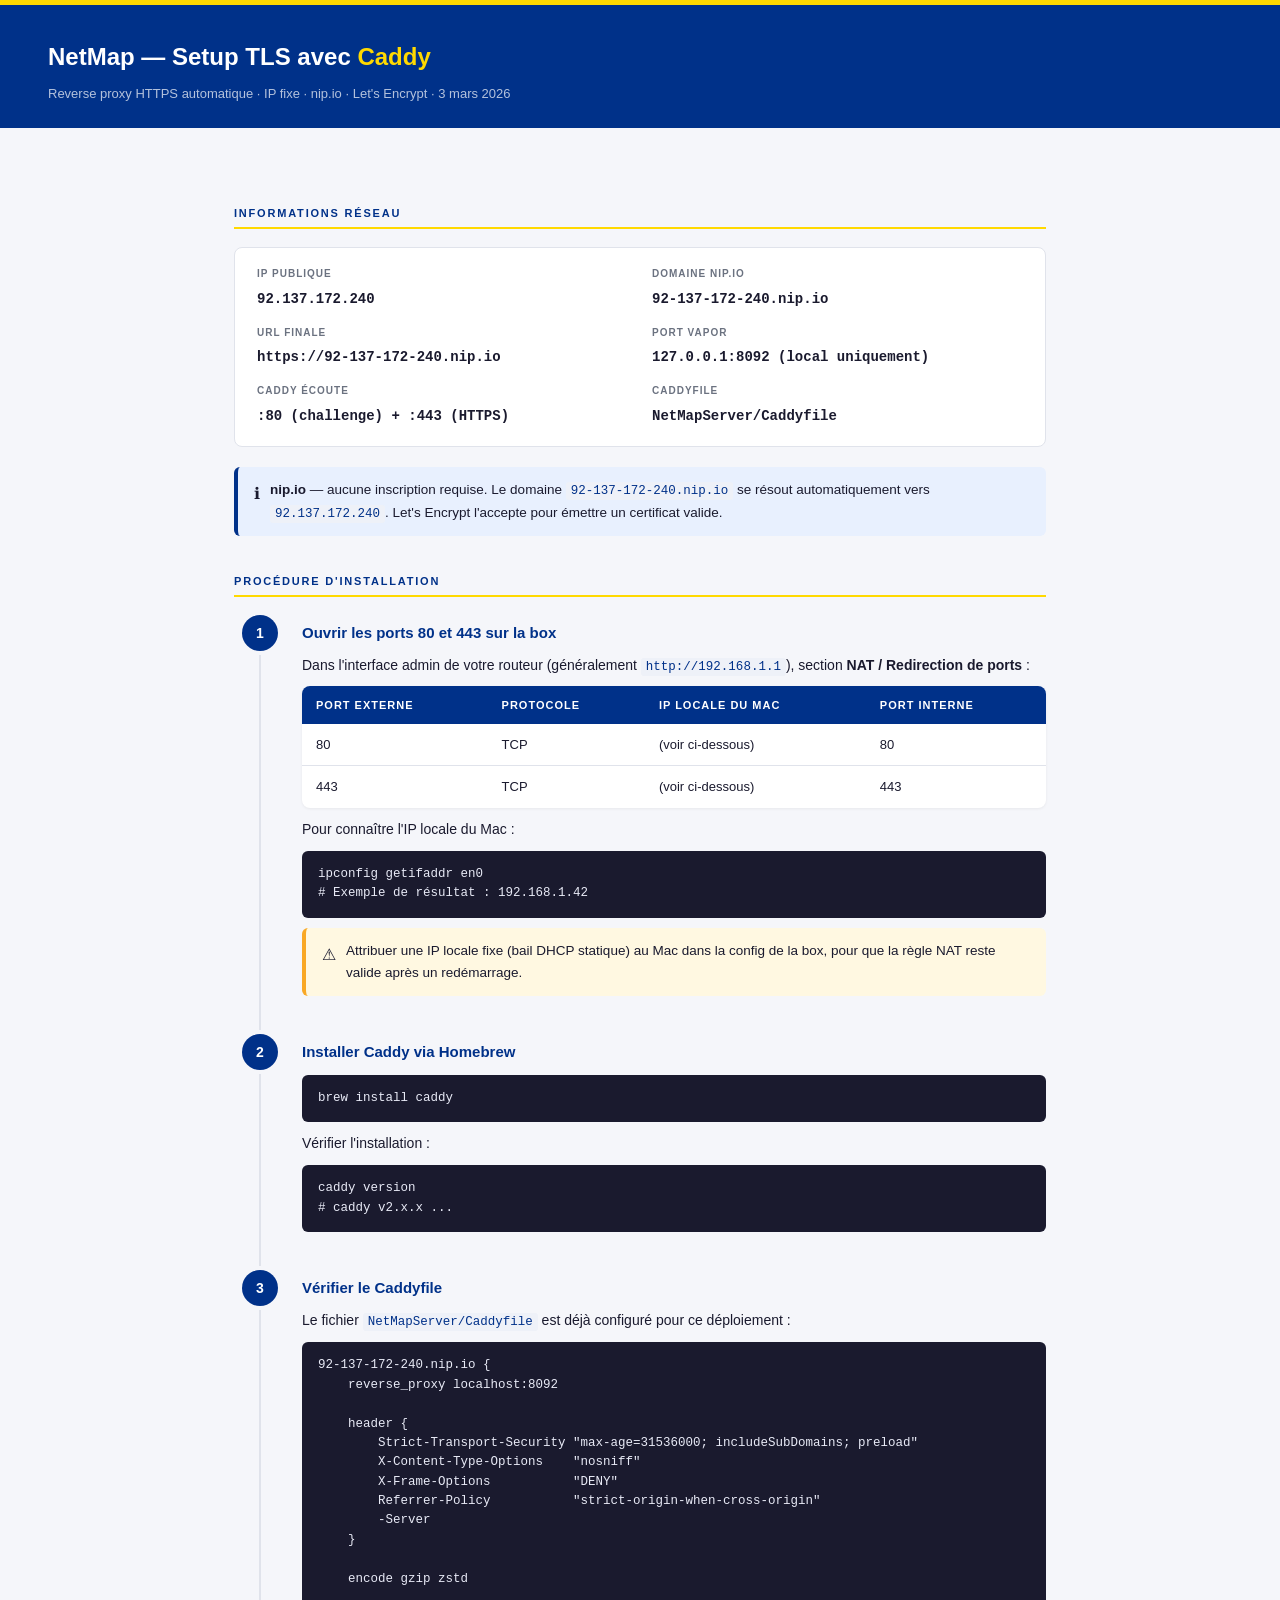
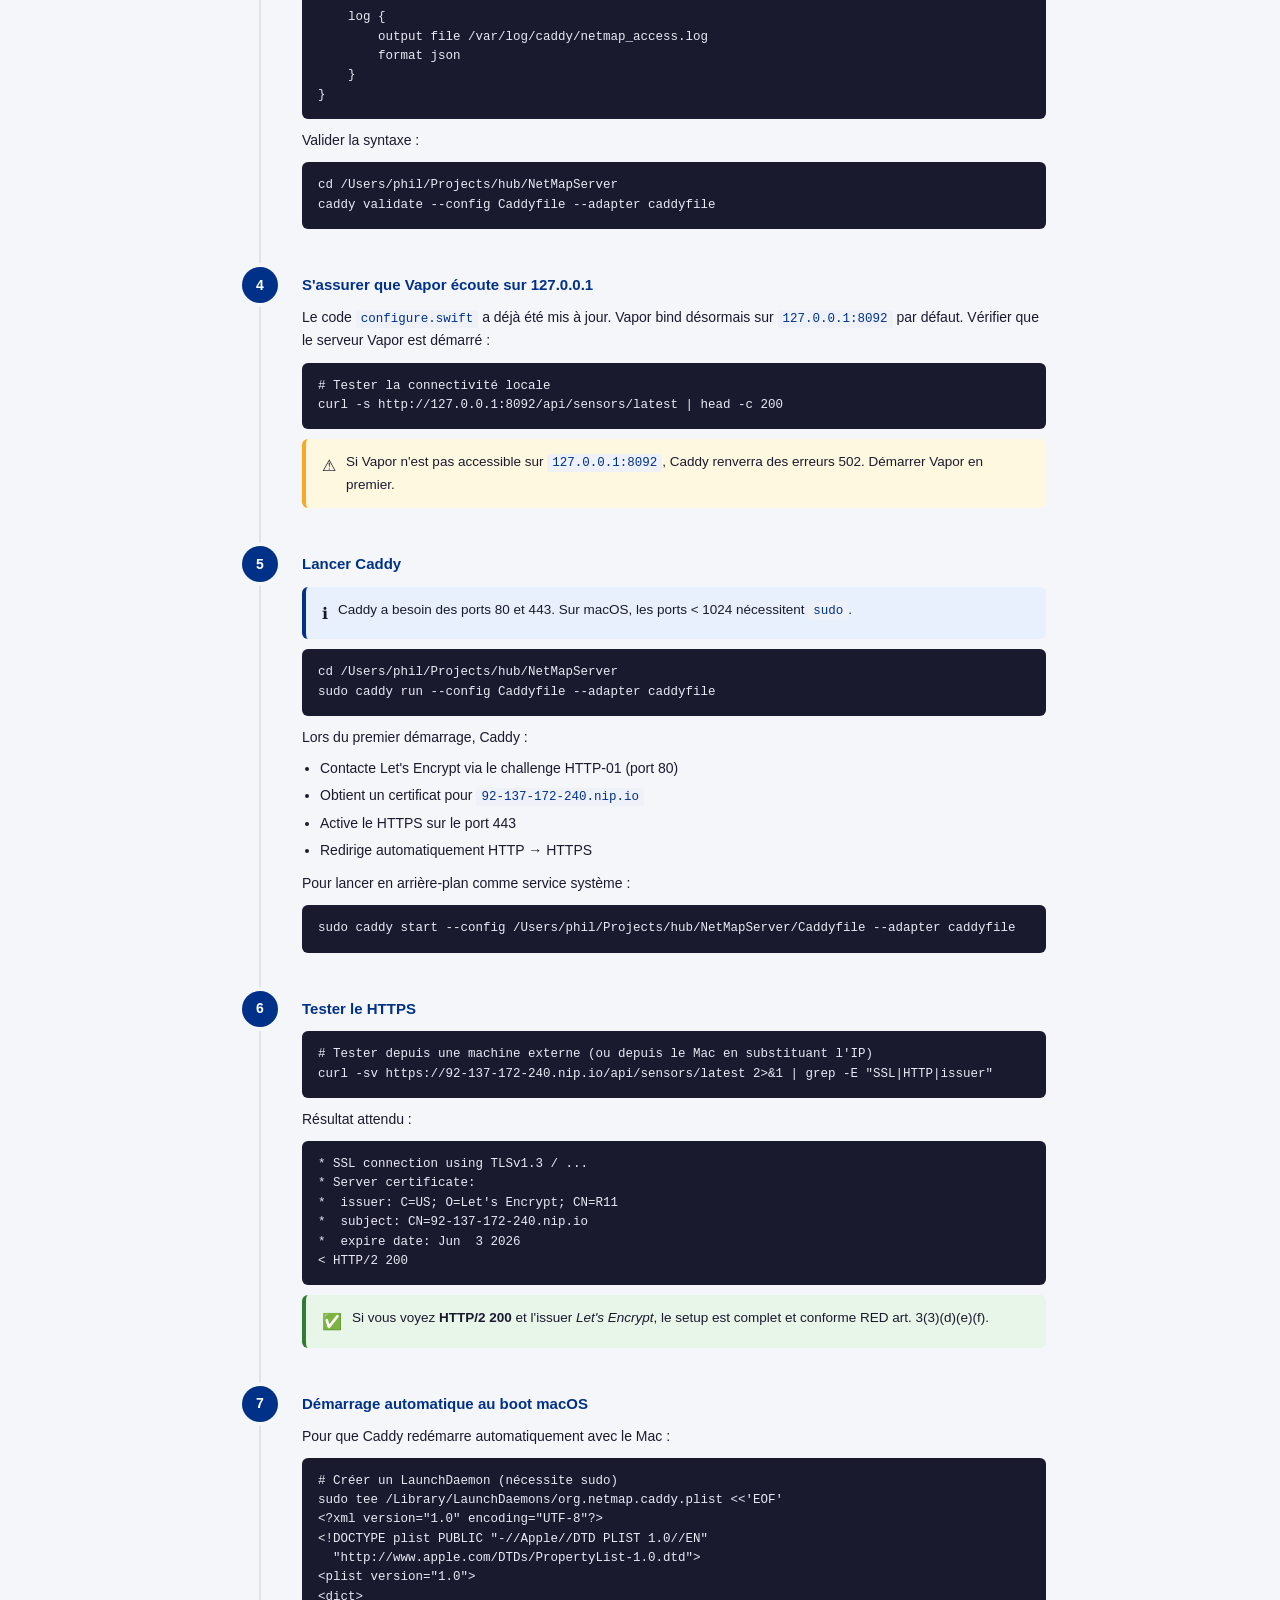
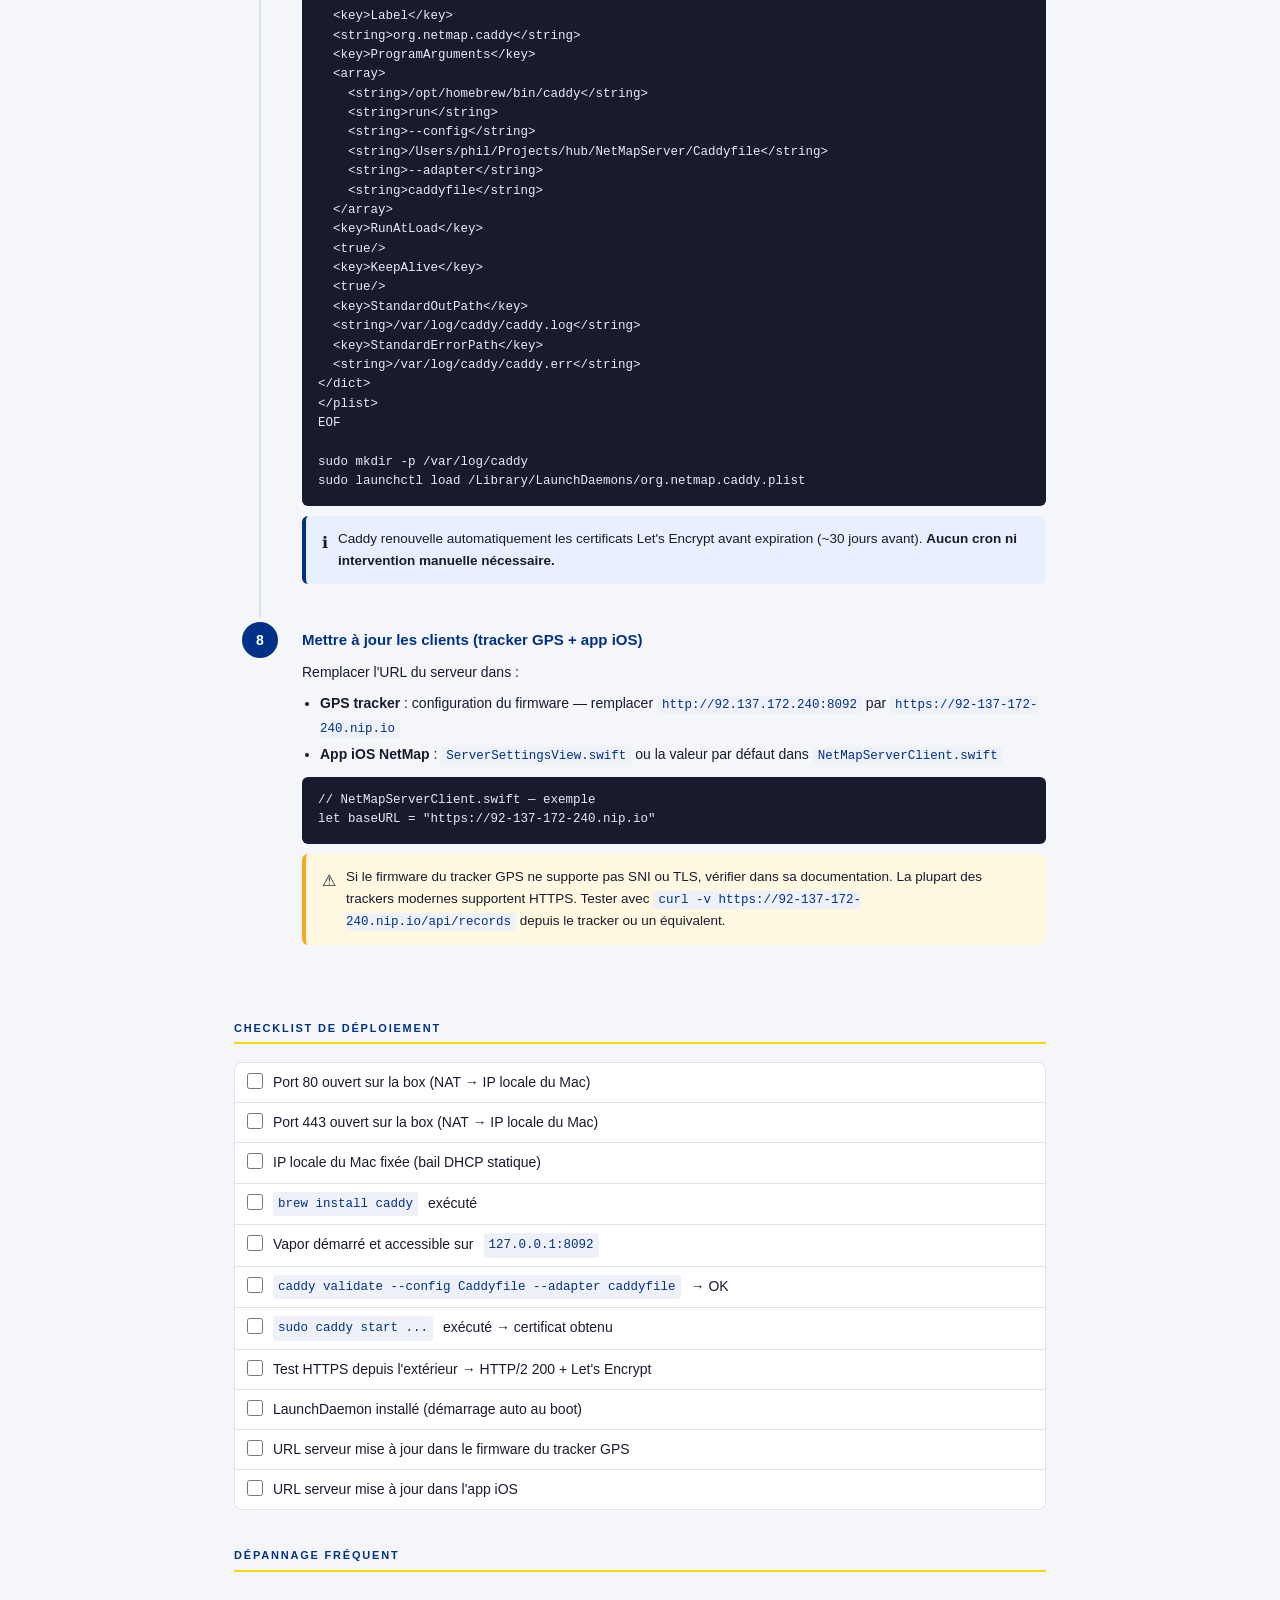
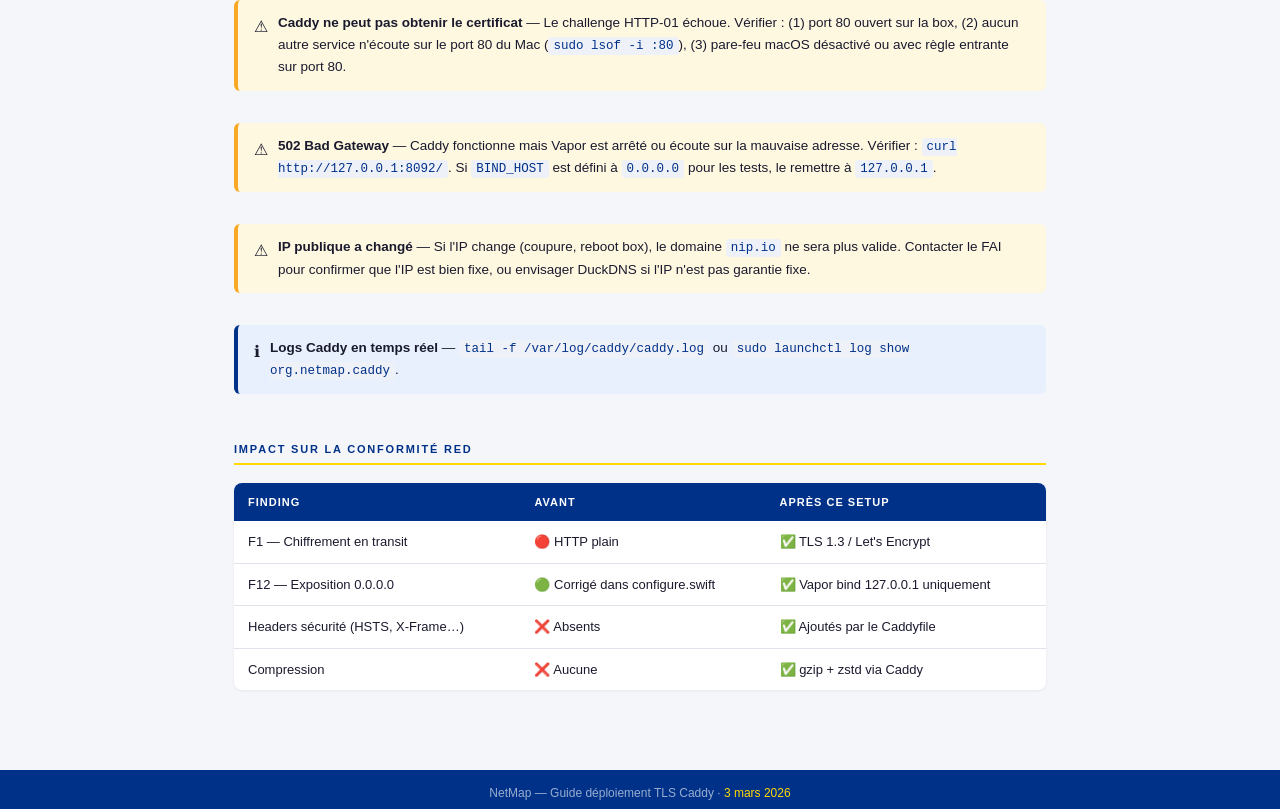
<file: NetMapServer/SETUP_TLS_CADDY.html>
<!DOCTYPE html>
<html lang="fr">
<head>
  <meta charset="UTF-8" />
  <meta name="viewport" content="width=device-width, initial-scale=1.0" />
  <title>NetMap — Setup TLS avec Caddy</title>
  <style>
    :root {
      --navy:   #003189;
      --yellow: #FFD900;
      --green:  #2e7d32;
      --red:    #c62828;
      --bg:     #f5f6fa;
      --card:   #ffffff;
      --border: #e0e3eb;
      --text:   #1a1a2e;
      --muted:  #6b7280;
      --font:   'Segoe UI', Roboto, Arial, sans-serif;
    }
    * { box-sizing: border-box; margin: 0; padding: 0; }
    body { background: var(--bg); color: var(--text); font-family: var(--font); font-size: 15px; line-height: 1.65; }

    header { background: var(--navy); color: #fff; }
    .header-stripe { background: var(--yellow); height: 5px; }
    .header-body { padding: 32px 48px 24px; }
    .header-body h1 { font-size: 24px; font-weight: 700; }
    .header-body h1 span { color: var(--yellow); }
    .header-body p { color: rgba(255,255,255,.7); font-size: 13px; margin-top: 6px; }

    main { max-width: 860px; margin: 0 auto; padding: 40px 24px 80px; }

    .section-title {
      font-size: 11px; font-weight: 700; letter-spacing: 1.8px;
      text-transform: uppercase; color: var(--navy);
      border-bottom: 2px solid var(--yellow); padding-bottom: 5px;
      margin: 36px 0 18px;
    }

    /* Steps */
    .steps { display: flex; flex-direction: column; gap: 0; }

    .step {
      display: grid;
      grid-template-columns: 52px 1fr;
      gap: 0;
    }

    .step-left {
      display: flex;
      flex-direction: column;
      align-items: center;
    }

    .step-num {
      width: 36px; height: 36px;
      border-radius: 50%;
      background: var(--navy);
      color: #fff;
      font-size: 14px; font-weight: 700;
      display: flex; align-items: center; justify-content: center;
      flex-shrink: 0;
      z-index: 1;
    }

    .step-line {
      width: 2px;
      flex: 1;
      background: var(--border);
      margin: 4px 0;
    }

    .step:last-child .step-line { display: none; }

    .step-body {
      padding: 0 0 28px 16px;
    }

    .step-body h3 {
      font-size: 15px; font-weight: 700; color: var(--navy);
      margin-bottom: 8px; padding-top: 6px;
    }

    .step-body p { font-size: 14px; color: var(--text); margin-bottom: 8px; }

    .step-body ul { padding-left: 18px; margin-bottom: 10px; }
    .step-body li { font-size: 14px; margin-bottom: 4px; }

    /* Code */
    pre {
      background: #1a1a2e; color: #e8eaf6;
      border-radius: 6px; padding: 14px 16px;
      font-size: 12.5px; line-height: 1.55;
      overflow-x: auto; margin: 10px 0;
      font-family: 'Fira Code', 'Cascadia Code', Consolas, monospace;
    }
    code {
      background: #eef1f8; color: var(--navy);
      padding: 2px 5px; border-radius: 3px;
      font-size: 12.5px; font-family: Consolas, monospace;
    }
    pre code { background: none; color: inherit; padding: 0; }

    /* Alerts */
    .alert {
      border-radius: 6px; padding: 12px 16px; margin: 10px 0;
      font-size: 13.5px; display: flex; gap: 10px; align-items: flex-start;
    }
    .alert-icon { font-size: 16px; flex-shrink: 0; margin-top: 2px; }
    .alert-warn  { background: #fff8e1; border-left: 4px solid #f9a825; }
    .alert-info  { background: #e8f0fe; border-left: 4px solid var(--navy); }
    .alert-ok    { background: #e8f5e9; border-left: 4px solid var(--green); }
    .alert-danger{ background: #fdecea; border-left: 4px solid var(--red); }

    /* Info card */
    .info-card {
      background: var(--card); border: 1px solid var(--border);
      border-radius: 8px; padding: 18px 22px;
      display: grid; grid-template-columns: 1fr 1fr;
      gap: 14px 24px; margin-bottom: 20px;
    }
    .info-card .item strong {
      display: block; font-size: 10px; text-transform: uppercase;
      letter-spacing: 1px; color: var(--muted); margin-bottom: 3px;
    }
    .info-card .item span {
      font-size: 14px; font-weight: 600; color: var(--text);
      font-family: Consolas, monospace;
    }

    /* Checklist */
    .checklist { list-style: none; padding: 0; }
    .checklist li {
      display: flex; gap: 10px; align-items: flex-start;
      padding: 8px 12px;
      border-bottom: 1px solid var(--border);
      font-size: 14px;
    }
    .checklist li:last-child { border-bottom: none; }
    .checklist li input[type=checkbox] {
      width: 16px; height: 16px; flex-shrink: 0; margin-top: 2px;
      accent-color: var(--navy); cursor: pointer;
    }

    /* Table */
    table { width: 100%; border-collapse: collapse; background: var(--card);
      border-radius: 8px; overflow: hidden;
      box-shadow: 0 1px 3px rgba(0,0,0,.06); }
    thead th {
      background: var(--navy); color: #fff;
      font-size: 11px; text-transform: uppercase; letter-spacing: 1px;
      padding: 10px 14px; text-align: left;
    }
    td { padding: 10px 14px; font-size: 13px; border-bottom: 1px solid var(--border); }
    tr:last-child td { border-bottom: none; }

    footer {
      background: var(--navy); color: rgba(255,255,255,.6);
      text-align: center; padding: 14px; font-size: 12px;
    }
    footer span { color: var(--yellow); }
  </style>
</head>
<body>

<header>
  <div class="header-stripe"></div>
  <div class="header-body">
    <h1>NetMap — Setup TLS avec <span>Caddy</span></h1>
    <p>Reverse proxy HTTPS automatique · IP fixe · nip.io · Let's Encrypt · 3 mars 2026</p>
  </div>
</header>

<main>

  <h2 class="section-title">Informations réseau</h2>

  <div class="info-card">
    <div class="item"><strong>IP publique</strong><span>92.137.172.240</span></div>
    <div class="item"><strong>Domaine nip.io</strong><span>92-137-172-240.nip.io</span></div>
    <div class="item"><strong>URL finale</strong><span>https://92-137-172-240.nip.io</span></div>
    <div class="item"><strong>Port Vapor</strong><span>127.0.0.1:8092 (local uniquement)</span></div>
    <div class="item"><strong>Caddy écoute</strong><span>:80 (challenge) + :443 (HTTPS)</span></div>
    <div class="item"><strong>Caddyfile</strong><span>NetMapServer/Caddyfile</span></div>
  </div>

  <div class="alert alert-info">
    <span class="alert-icon">ℹ</span>
    <div><strong>nip.io</strong> — aucune inscription requise. Le domaine <code>92-137-172-240.nip.io</code> se résout automatiquement vers <code>92.137.172.240</code>. Let's Encrypt l'accepte pour émettre un certificat valide.</div>
  </div>

  <!-- ── STEPS ── -->
  <h2 class="section-title">Procédure d'installation</h2>

  <div class="steps">

    <!-- 1 -->
    <div class="step">
      <div class="step-left"><div class="step-num">1</div><div class="step-line"></div></div>
      <div class="step-body">
        <h3>Ouvrir les ports 80 et 443 sur la box</h3>
        <p>Dans l'interface admin de votre routeur (généralement <code>http://192.168.1.1</code>), section <strong>NAT / Redirection de ports</strong> :</p>
        <table>
          <thead><tr><th>Port externe</th><th>Protocole</th><th>IP locale du Mac</th><th>Port interne</th></tr></thead>
          <tbody>
            <tr><td>80</td><td>TCP</td><td>(voir ci-dessous)</td><td>80</td></tr>
            <tr><td>443</td><td>TCP</td><td>(voir ci-dessous)</td><td>443</td></tr>
          </tbody>
        </table>
        <p style="margin-top:10px">Pour connaître l'IP locale du Mac :</p>
        <pre><code>ipconfig getifaddr en0
# Exemple de résultat : 192.168.1.42</code></pre>
        <div class="alert alert-warn">
          <span class="alert-icon">⚠</span>
          <div>Attribuer une IP locale fixe (bail DHCP statique) au Mac dans la config de la box, pour que la règle NAT reste valide après un redémarrage.</div>
        </div>
      </div>
    </div>

    <!-- 2 -->
    <div class="step">
      <div class="step-left"><div class="step-num">2</div><div class="step-line"></div></div>
      <div class="step-body">
        <h3>Installer Caddy via Homebrew</h3>
        <pre><code>brew install caddy</code></pre>
        <p>Vérifier l'installation :</p>
        <pre><code>caddy version
# caddy v2.x.x ...</code></pre>
      </div>
    </div>

    <!-- 3 -->
    <div class="step">
      <div class="step-left"><div class="step-num">3</div><div class="step-line"></div></div>
      <div class="step-body">
        <h3>Vérifier le Caddyfile</h3>
        <p>Le fichier <code>NetMapServer/Caddyfile</code> est déjà configuré pour ce déploiement :</p>
        <pre><code>92-137-172-240.nip.io {
    reverse_proxy localhost:8092

    header {
        Strict-Transport-Security "max-age=31536000; includeSubDomains; preload"
        X-Content-Type-Options    "nosniff"
        X-Frame-Options           "DENY"
        Referrer-Policy           "strict-origin-when-cross-origin"
        -Server
    }

    encode gzip zstd

    log {
        output file /var/log/caddy/netmap_access.log
        format json
    }
}</code></pre>
        <p>Valider la syntaxe :</p>
        <pre><code>cd /Users/phil/Projects/hub/NetMapServer
caddy validate --config Caddyfile --adapter caddyfile</code></pre>
      </div>
    </div>

    <!-- 4 -->
    <div class="step">
      <div class="step-left"><div class="step-num">4</div><div class="step-line"></div></div>
      <div class="step-body">
        <h3>S'assurer que Vapor écoute sur 127.0.0.1</h3>
        <p>Le code <code>configure.swift</code> a déjà été mis à jour. Vapor bind désormais sur <code>127.0.0.1:8092</code> par défaut. Vérifier que le serveur Vapor est démarré :</p>
        <pre><code># Tester la connectivité locale
curl -s http://127.0.0.1:8092/api/sensors/latest | head -c 200</code></pre>
        <div class="alert alert-warn">
          <span class="alert-icon">⚠</span>
          <div>Si Vapor n'est pas accessible sur <code>127.0.0.1:8092</code>, Caddy renverra des erreurs 502. Démarrer Vapor en premier.</div>
        </div>
      </div>
    </div>

    <!-- 5 -->
    <div class="step">
      <div class="step-left"><div class="step-num">5</div><div class="step-line"></div></div>
      <div class="step-body">
        <h3>Lancer Caddy</h3>
        <div class="alert alert-info">
          <span class="alert-icon">ℹ</span>
          <div>Caddy a besoin des ports 80 et 443. Sur macOS, les ports &lt; 1024 nécessitent <code>sudo</code>.</div>
        </div>
        <pre><code>cd /Users/phil/Projects/hub/NetMapServer
sudo caddy run --config Caddyfile --adapter caddyfile</code></pre>
        <p>Lors du premier démarrage, Caddy :</p>
        <ul>
          <li>Contacte Let's Encrypt via le challenge HTTP-01 (port 80)</li>
          <li>Obtient un certificat pour <code>92-137-172-240.nip.io</code></li>
          <li>Active le HTTPS sur le port 443</li>
          <li>Redirige automatiquement HTTP → HTTPS</li>
        </ul>
        <p>Pour lancer en arrière-plan comme service système :</p>
        <pre><code>sudo caddy start --config /Users/phil/Projects/hub/NetMapServer/Caddyfile --adapter caddyfile</code></pre>
      </div>
    </div>

    <!-- 6 -->
    <div class="step">
      <div class="step-left"><div class="step-num">6</div><div class="step-line"></div></div>
      <div class="step-body">
        <h3>Tester le HTTPS</h3>
        <pre><code># Tester depuis une machine externe (ou depuis le Mac en substituant l'IP)
curl -sv https://92-137-172-240.nip.io/api/sensors/latest 2>&1 | grep -E "SSL|HTTP|issuer"</code></pre>
        <p>Résultat attendu :</p>
        <pre><code>* SSL connection using TLSv1.3 / ...
* Server certificate:
*  issuer: C=US; O=Let's Encrypt; CN=R11
*  subject: CN=92-137-172-240.nip.io
*  expire date: Jun  3 2026
< HTTP/2 200</code></pre>
        <div class="alert alert-ok">
          <span class="alert-icon">✅</span>
          <div>Si vous voyez <strong>HTTP/2 200</strong> et l'issuer <em>Let's Encrypt</em>, le setup est complet et conforme RED art. 3(3)(d)(e)(f).</div>
        </div>
      </div>
    </div>

    <!-- 7 -->
    <div class="step">
      <div class="step-left"><div class="step-num">7</div><div class="step-line"></div></div>
      <div class="step-body">
        <h3>Démarrage automatique au boot macOS</h3>
        <p>Pour que Caddy redémarre automatiquement avec le Mac :</p>
        <pre><code># Créer un LaunchDaemon (nécessite sudo)
sudo tee /Library/LaunchDaemons/org.netmap.caddy.plist &lt;&lt;'EOF'
&lt;?xml version="1.0" encoding="UTF-8"?&gt;
&lt;!DOCTYPE plist PUBLIC "-//Apple//DTD PLIST 1.0//EN"
  "http://www.apple.com/DTDs/PropertyList-1.0.dtd"&gt;
&lt;plist version="1.0"&gt;
&lt;dict&gt;
  &lt;key&gt;Label&lt;/key&gt;
  &lt;string&gt;org.netmap.caddy&lt;/string&gt;
  &lt;key&gt;ProgramArguments&lt;/key&gt;
  &lt;array&gt;
    &lt;string&gt;/opt/homebrew/bin/caddy&lt;/string&gt;
    &lt;string&gt;run&lt;/string&gt;
    &lt;string&gt;--config&lt;/string&gt;
    &lt;string&gt;/Users/phil/Projects/hub/NetMapServer/Caddyfile&lt;/string&gt;
    &lt;string&gt;--adapter&lt;/string&gt;
    &lt;string&gt;caddyfile&lt;/string&gt;
  &lt;/array&gt;
  &lt;key&gt;RunAtLoad&lt;/key&gt;
  &lt;true/&gt;
  &lt;key&gt;KeepAlive&lt;/key&gt;
  &lt;true/&gt;
  &lt;key&gt;StandardOutPath&lt;/key&gt;
  &lt;string&gt;/var/log/caddy/caddy.log&lt;/string&gt;
  &lt;key&gt;StandardErrorPath&lt;/key&gt;
  &lt;string&gt;/var/log/caddy/caddy.err&lt;/string&gt;
&lt;/dict&gt;
&lt;/plist&gt;
EOF

sudo mkdir -p /var/log/caddy
sudo launchctl load /Library/LaunchDaemons/org.netmap.caddy.plist</code></pre>
        <div class="alert alert-info">
          <span class="alert-icon">ℹ</span>
          <div>Caddy renouvelle automatiquement les certificats Let's Encrypt avant expiration (~30 jours avant). <strong>Aucun cron ni intervention manuelle nécessaire.</strong></div>
        </div>
      </div>
    </div>

    <!-- 8 -->
    <div class="step">
      <div class="step-left"><div class="step-num">8</div><div class="step-line"></div></div>
      <div class="step-body">
        <h3>Mettre à jour les clients (tracker GPS + app iOS)</h3>
        <p>Remplacer l'URL du serveur dans :</p>
        <ul>
          <li><strong>GPS tracker</strong> : configuration du firmware — remplacer <code>http://92.137.172.240:8092</code> par <code>https://92-137-172-240.nip.io</code></li>
          <li><strong>App iOS NetMap</strong> : <code>ServerSettingsView.swift</code> ou la valeur par défaut dans <code>NetMapServerClient.swift</code></li>
        </ul>
        <pre><code>// NetMapServerClient.swift — exemple
let baseURL = "https://92-137-172-240.nip.io"</code></pre>
        <div class="alert alert-warn">
          <span class="alert-icon">⚠</span>
          <div>Si le firmware du tracker GPS ne supporte pas SNI ou TLS, vérifier dans sa documentation. La plupart des trackers modernes supportent HTTPS. Tester avec <code>curl -v https://92-137-172-240.nip.io/api/records</code> depuis le tracker ou un équivalent.</div>
        </div>
      </div>
    </div>

  </div><!-- /steps -->

  <!-- ── CHECKLIST ── -->
  <h2 class="section-title">Checklist de déploiement</h2>

  <div style="background:var(--card); border:1px solid var(--border); border-radius:8px; overflow:hidden;">
    <ul class="checklist">
      <li><input type="checkbox"> Port 80 ouvert sur la box (NAT → IP locale du Mac)</li>
      <li><input type="checkbox"> Port 443 ouvert sur la box (NAT → IP locale du Mac)</li>
      <li><input type="checkbox"> IP locale du Mac fixée (bail DHCP statique)</li>
      <li><input type="checkbox"> <code>brew install caddy</code> exécuté</li>
      <li><input type="checkbox"> Vapor démarré et accessible sur <code>127.0.0.1:8092</code></li>
      <li><input type="checkbox"> <code>caddy validate --config Caddyfile --adapter caddyfile</code> → OK</li>
      <li><input type="checkbox"> <code>sudo caddy start ...</code> exécuté → certificat obtenu</li>
      <li><input type="checkbox"> Test HTTPS depuis l'extérieur → HTTP/2 200 + Let's Encrypt</li>
      <li><input type="checkbox"> LaunchDaemon installé (démarrage auto au boot)</li>
      <li><input type="checkbox"> URL serveur mise à jour dans le firmware du tracker GPS</li>
      <li><input type="checkbox"> URL serveur mise à jour dans l'app iOS</li>
    </ul>
  </div>

  <!-- ── DÉPANNAGE ── -->
  <h2 class="section-title">Dépannage fréquent</h2>

  <div style="display:flex; flex-direction:column; gap:12px;">
    <div class="alert alert-warn">
      <span class="alert-icon">⚠</span>
      <div><strong>Caddy ne peut pas obtenir le certificat</strong> — Le challenge HTTP-01 échoue. Vérifier : (1) port 80 ouvert sur la box, (2) aucun autre service n'écoute sur le port 80 du Mac (<code>sudo lsof -i :80</code>), (3) pare-feu macOS désactivé ou avec règle entrante sur port 80.</div>
    </div>
    <div class="alert alert-warn">
      <span class="alert-icon">⚠</span>
      <div><strong>502 Bad Gateway</strong> — Caddy fonctionne mais Vapor est arrêté ou écoute sur la mauvaise adresse. Vérifier : <code>curl http://127.0.0.1:8092/</code>. Si <code>BIND_HOST</code> est défini à <code>0.0.0.0</code> pour les tests, le remettre à <code>127.0.0.1</code>.</div>
    </div>
    <div class="alert alert-warn">
      <span class="alert-icon">⚠</span>
      <div><strong>IP publique a changé</strong> — Si l'IP change (coupure, reboot box), le domaine <code>nip.io</code> ne sera plus valide. Contacter le FAI pour confirmer que l'IP est bien fixe, ou envisager DuckDNS si l'IP n'est pas garantie fixe.</div>
    </div>
    <div class="alert alert-info">
      <span class="alert-icon">ℹ</span>
      <div><strong>Logs Caddy en temps réel</strong> — <code>tail -f /var/log/caddy/caddy.log</code> ou <code>sudo launchctl log show org.netmap.caddy</code>.</div>
    </div>
  </div>

  <!-- ── CONFORMITÉ ── -->
  <h2 class="section-title">Impact sur la conformité RED</h2>

  <table>
    <thead><tr><th>Finding</th><th>Avant</th><th>Après ce setup</th></tr></thead>
    <tbody>
      <tr>
        <td>F1 — Chiffrement en transit</td>
        <td>🔴 HTTP plain</td>
        <td>✅ TLS 1.3 / Let's Encrypt</td>
      </tr>
      <tr>
        <td>F12 — Exposition 0.0.0.0</td>
        <td>🟢 Corrigé dans configure.swift</td>
        <td>✅ Vapor bind 127.0.0.1 uniquement</td>
      </tr>
      <tr>
        <td>Headers sécurité (HSTS, X-Frame…)</td>
        <td>❌ Absents</td>
        <td>✅ Ajoutés par le Caddyfile</td>
      </tr>
      <tr>
        <td>Compression</td>
        <td>❌ Aucune</td>
        <td>✅ gzip + zstd via Caddy</td>
      </tr>
    </tbody>
  </table>

</main>

<footer>
  NetMap — Guide déploiement TLS Caddy · <span>3 mars 2026</span>
</footer>

</body>
</html>
</file>
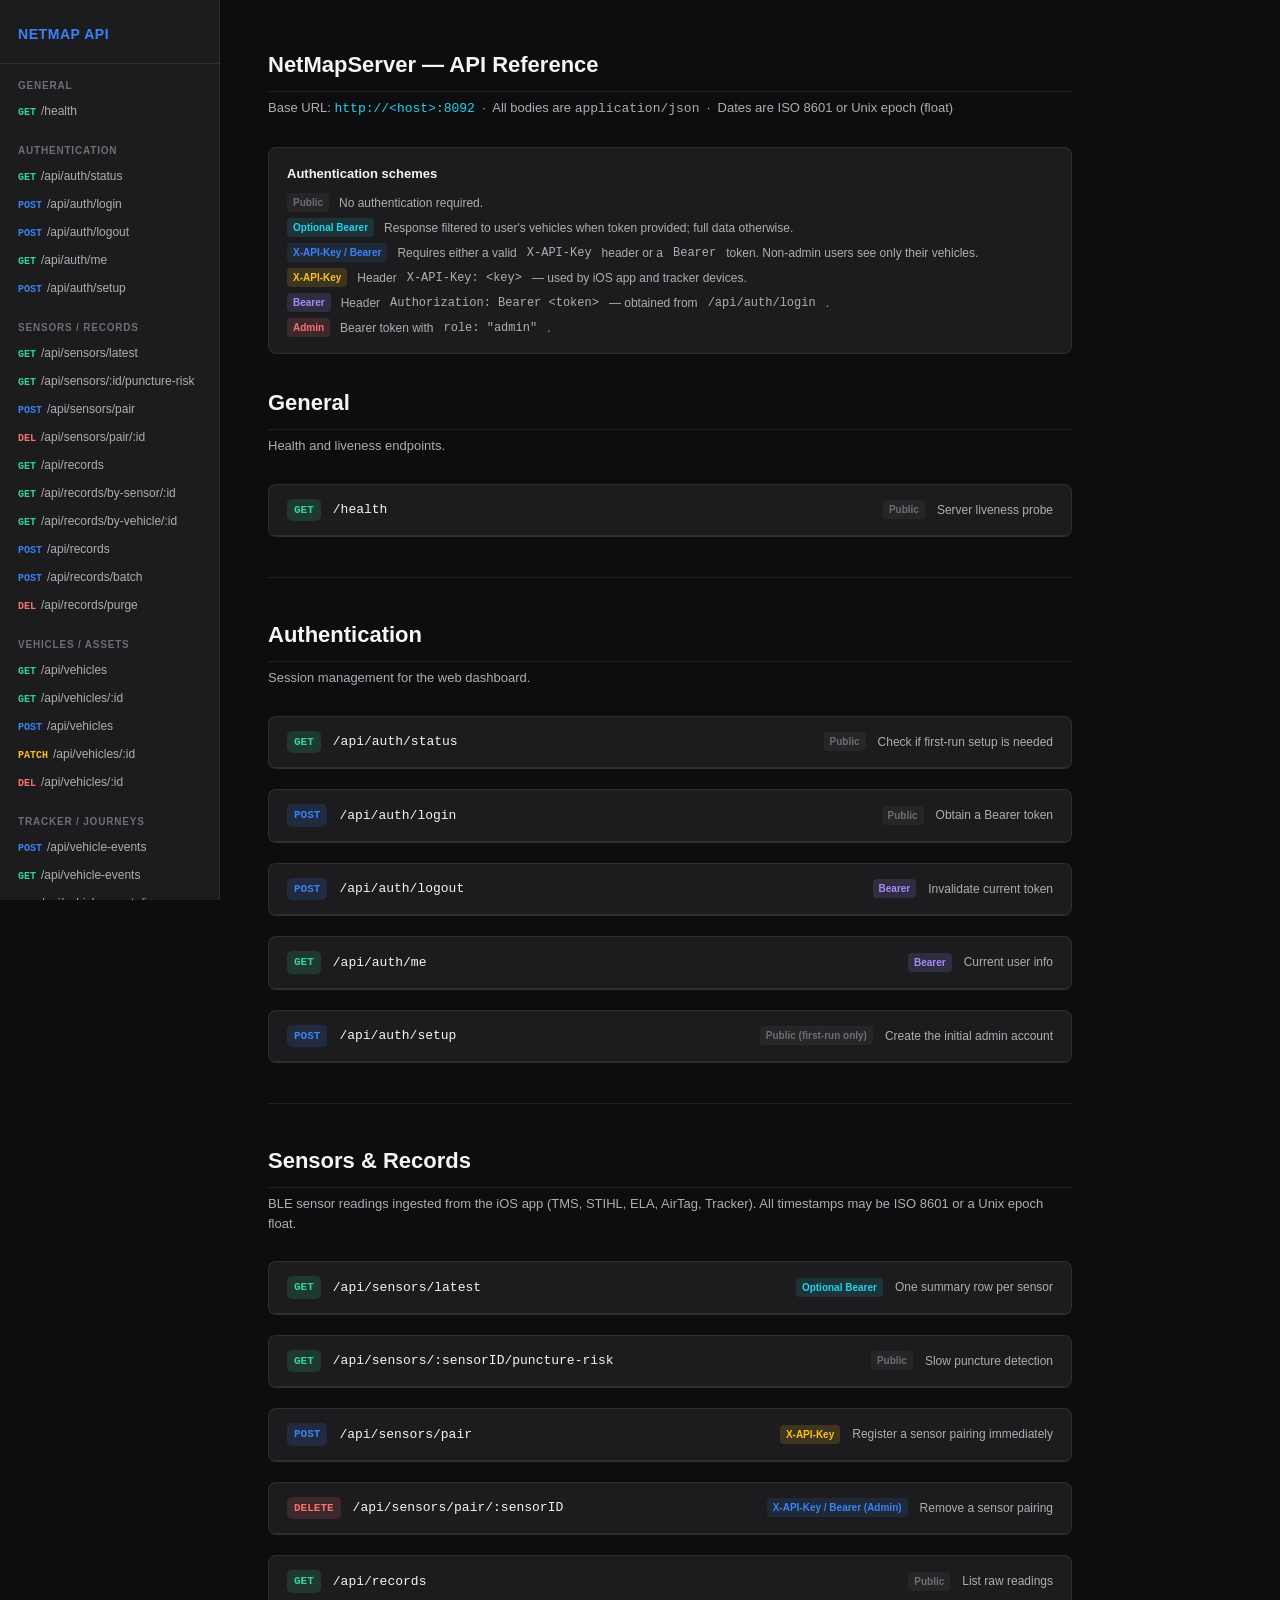
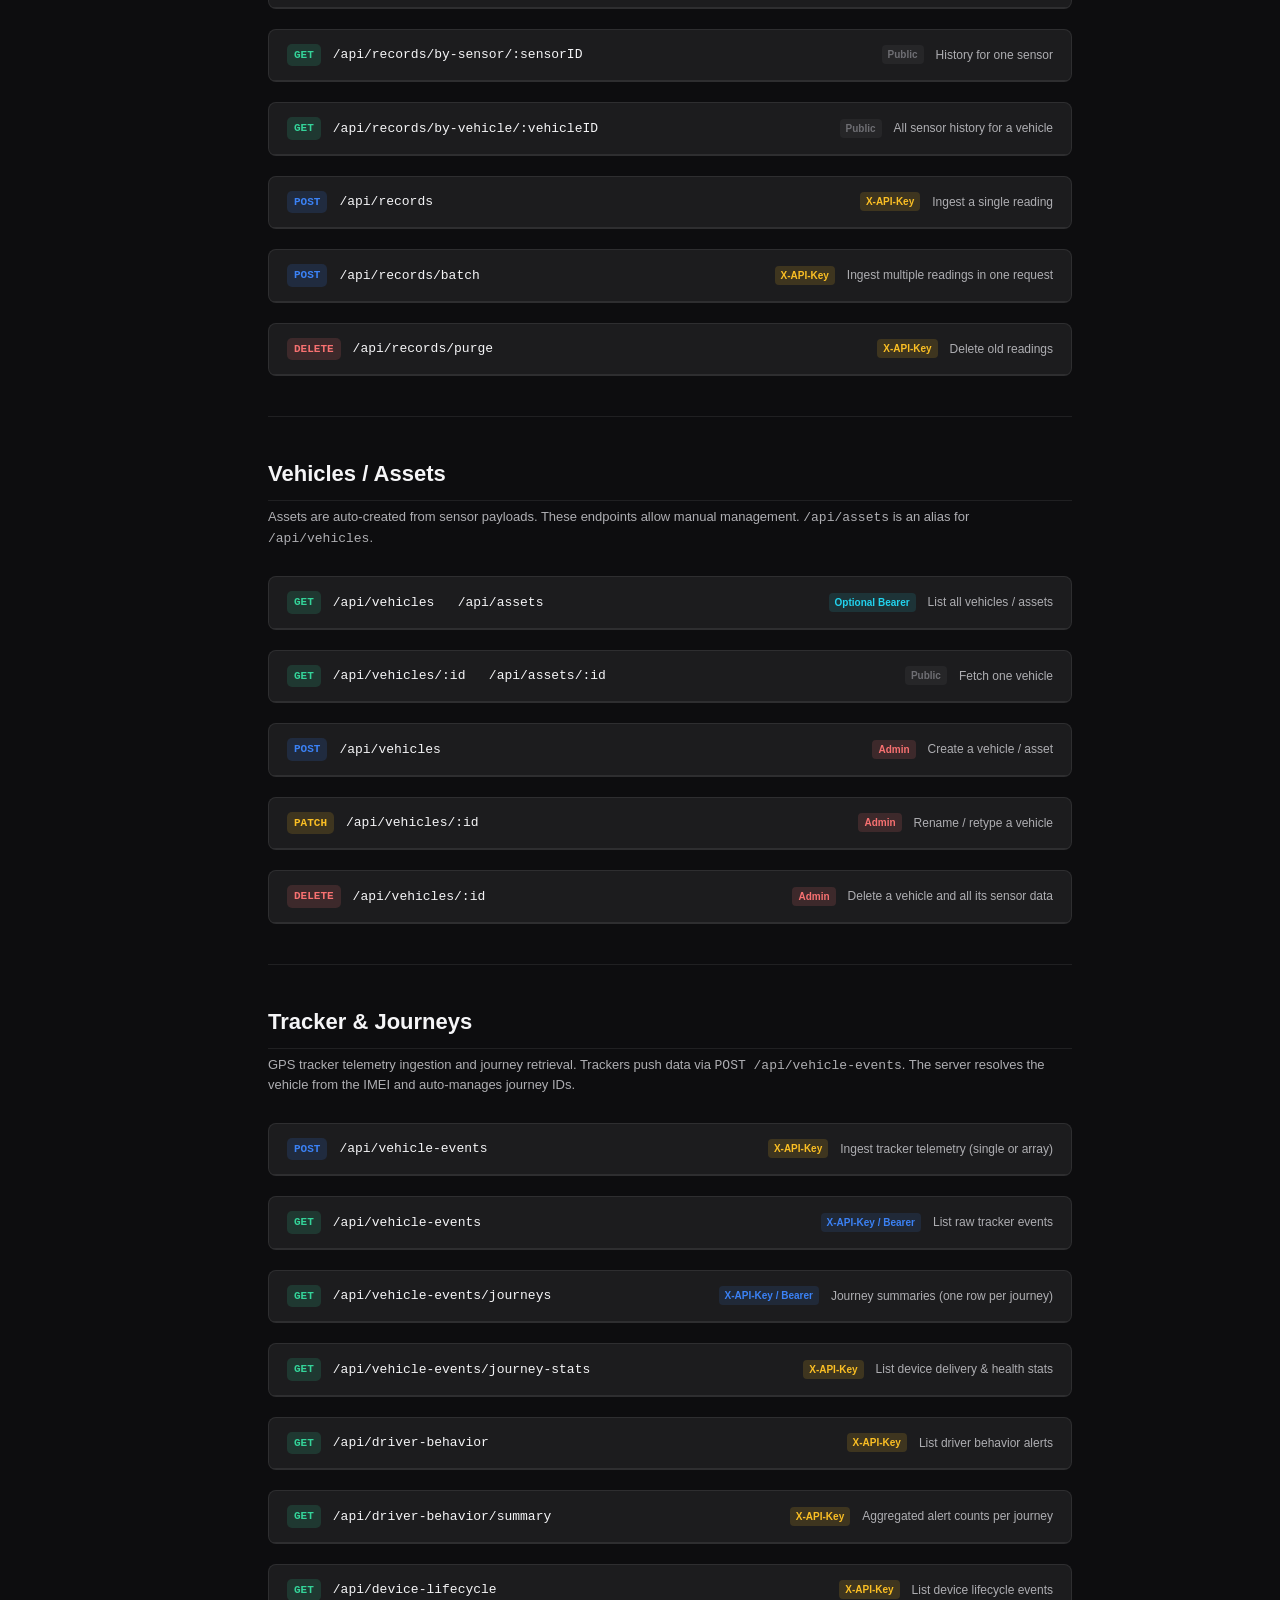
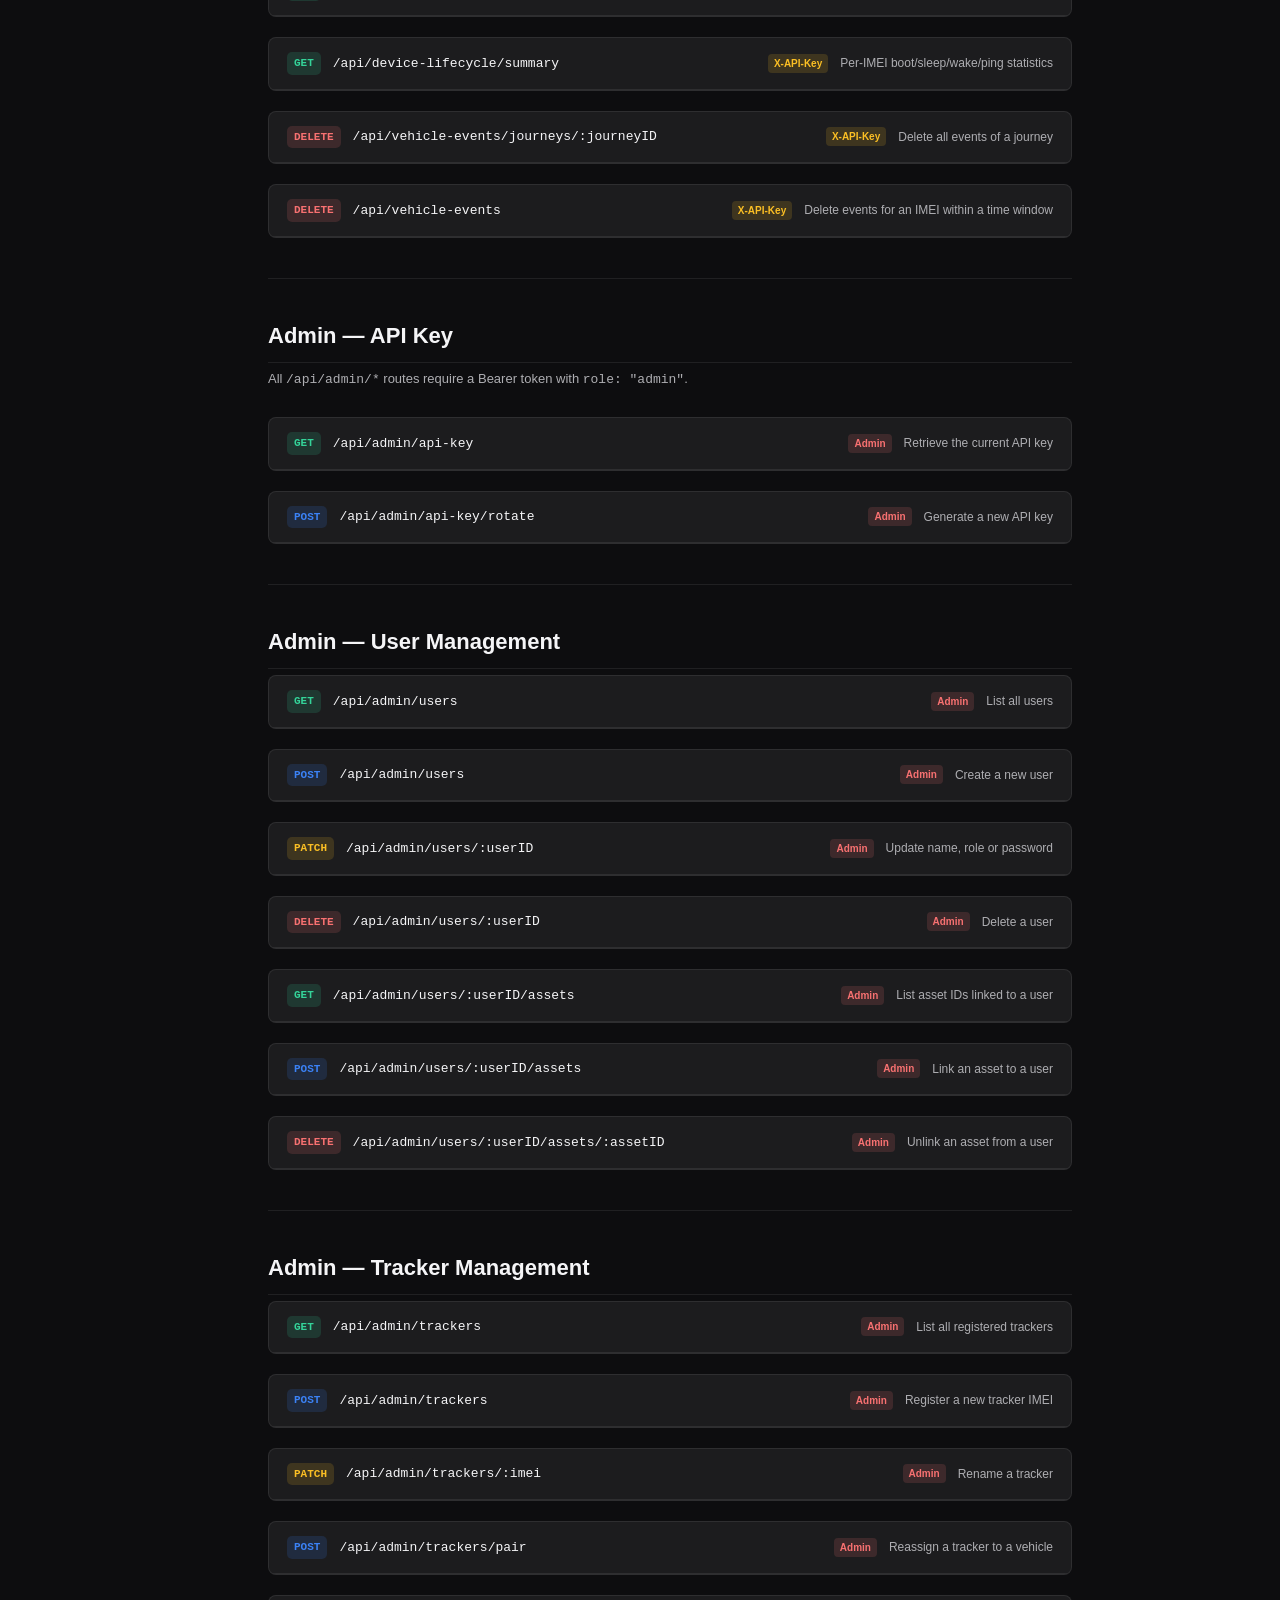
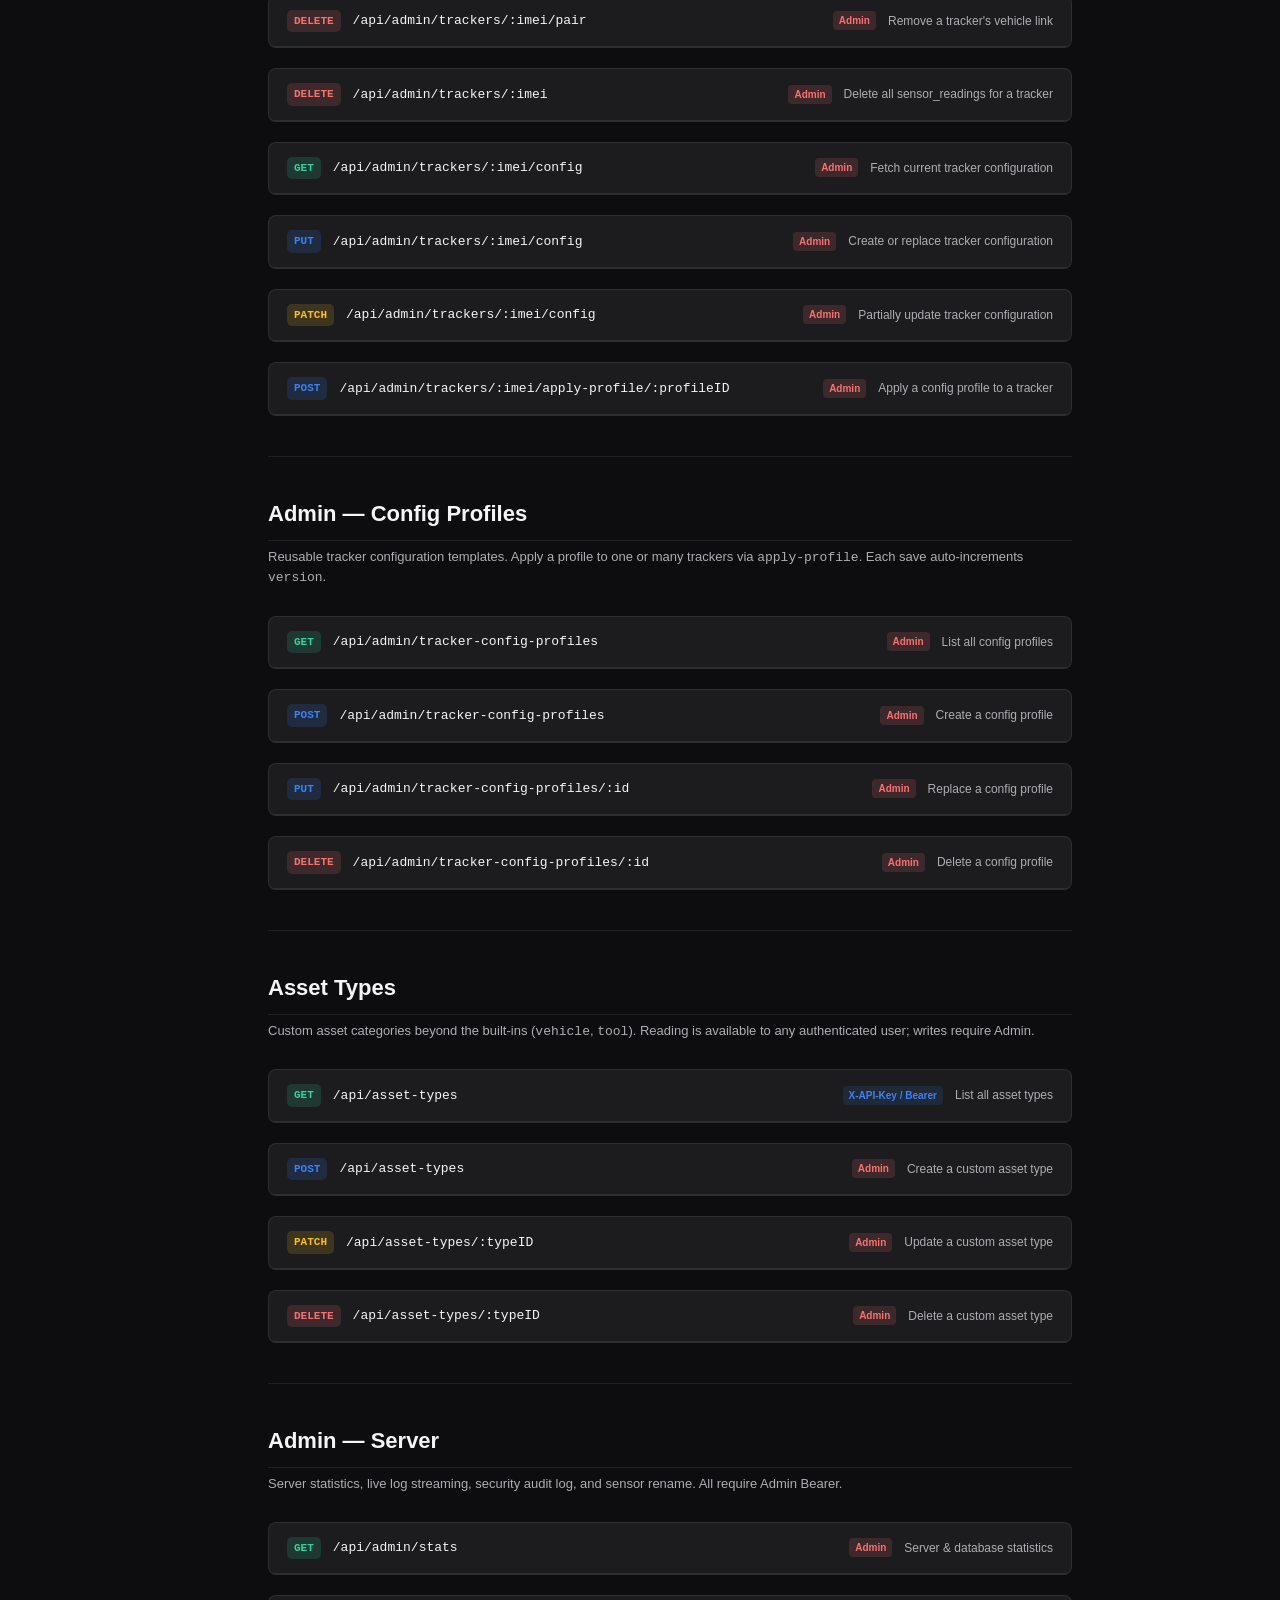
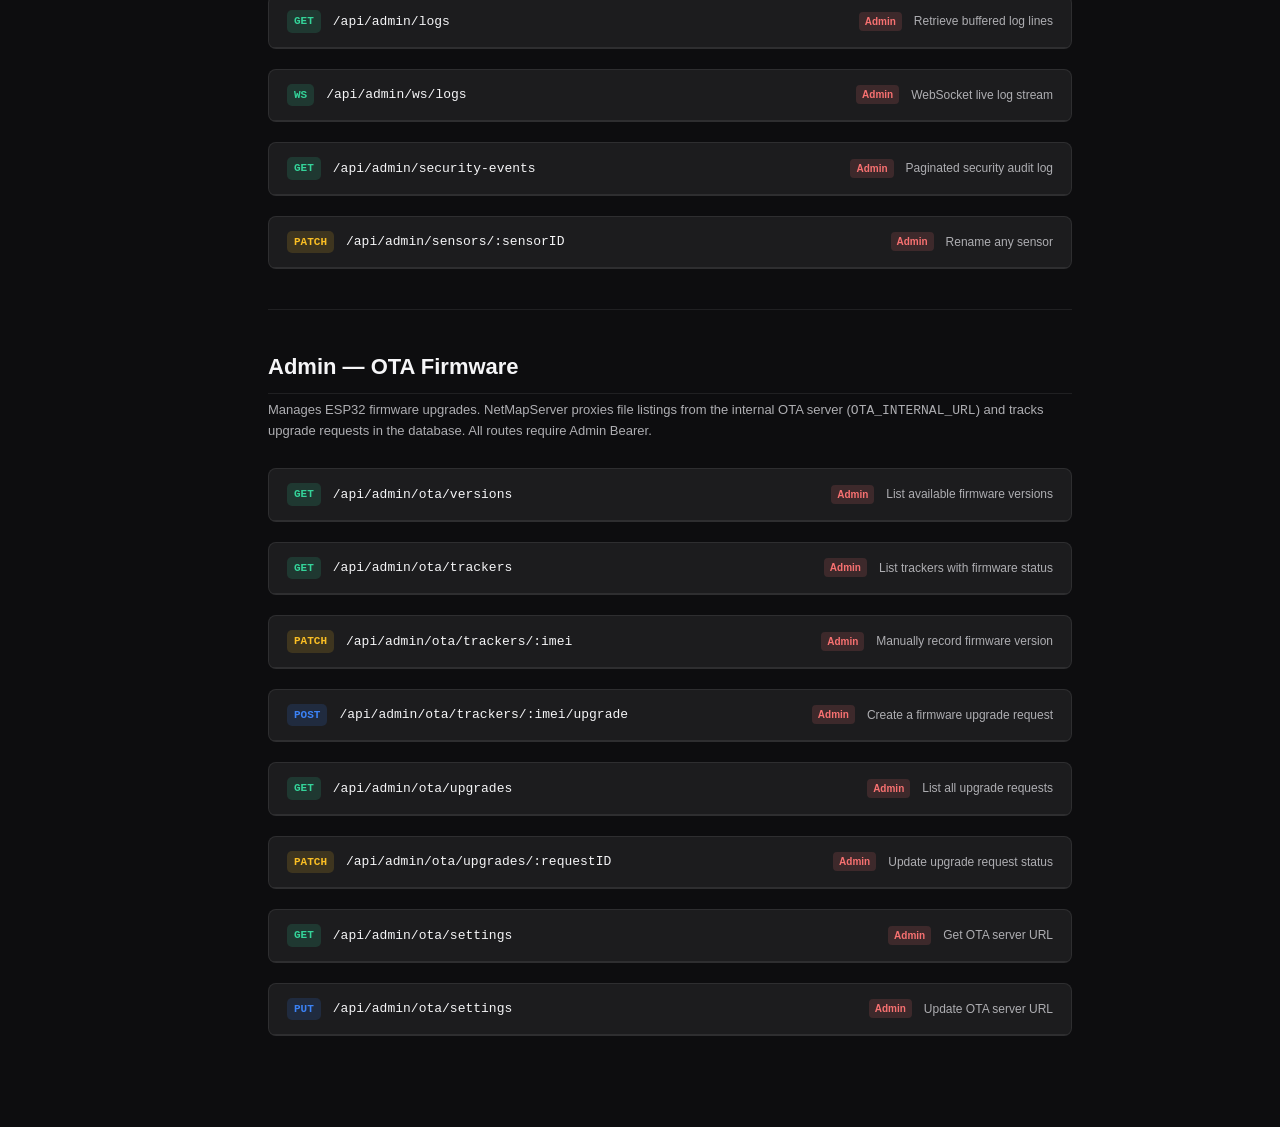
<file: Public/api-docs.html>
<!DOCTYPE html>
<html lang="en">
<head>
  <meta charset="UTF-8">
  <meta name="viewport" content="width=device-width, initial-scale=1.0">
  <title>NetMapServer — API Reference</title>
  <style>
    *, *::before, *::after { box-sizing: border-box; margin: 0; padding: 0; }

    :root {
      --bg0:   #0d0d0f;
      --bg1:   #1c1c1e;
      --bg2:   #252527;
      --bg3:   #2e2e30;
      --sep:   rgba(255,255,255,.08);
      --fg1:   #f5f5f7;
      --fg2:   #aeaeb2;
      --fg3:   #6e6e73;
      --blue:  #3b82f6;
      --green: #34d399;
      --amber: #fbbf24;
      --red:   #f87171;
      --purple:#a78bfa;
      --teal:  #22d3ee;
      --r:     8px;
    }

    body {
      background: var(--bg0); color: var(--fg1);
      font-family: -apple-system, BlinkMacSystemFont, "Segoe UI", sans-serif;
      font-size: 14px; line-height: 1.5;
      display: flex; min-height: 100vh;
    }

    /* ── Sidebar nav ── */
    #sidebar {
      width: 220px; flex-shrink: 0; position: sticky; top: 0; height: 100vh;
      overflow-y: auto; background: var(--bg1);
      border-right: 1px solid var(--sep); padding: 24px 0 40px;
    }
    #sidebar h1 {
      font-size: 14px; font-weight: 700; letter-spacing: .04em;
      color: var(--blue); padding: 0 18px 18px;
      border-bottom: 1px solid var(--sep); text-transform: uppercase;
    }
    .nav-group { padding: 14px 0 4px; }
    .nav-group-label {
      font-size: 10px; font-weight: 700; text-transform: uppercase;
      letter-spacing: .08em; color: var(--fg3); padding: 0 18px 4px;
    }
    .nav-item {
      display: block; padding: 5px 18px; font-size: 12px; color: var(--fg2);
      text-decoration: none; transition: color .12s, background .12s;
      white-space: nowrap; overflow: hidden; text-overflow: ellipsis;
    }
    .nav-item:hover { color: var(--fg1); background: var(--bg3); }
    .nav-item .method { font-size: 10px; font-weight: 700; margin-right: 5px; font-family: monospace; }
    .m-GET    { color: var(--green); }
    .m-POST   { color: var(--blue);  }
    .m-PATCH  { color: var(--amber); }
    .m-DELETE { color: var(--red);   }

    /* ── Main content ── */
    #main { flex: 1; padding: 48px 48px 80px; max-width: 900px; }

    h2.section-title {
      font-size: 22px; font-weight: 700; margin-bottom: 6px;
      padding-bottom: 10px; border-bottom: 1px solid var(--sep);
    }
    .section-desc { color: var(--fg2); margin-bottom: 28px; font-size: 13px; }

    /* ── Endpoint card ── */
    .endpoint {
      background: var(--bg1); border: 1px solid var(--sep);
      border-radius: var(--r); margin-bottom: 20px; overflow: hidden;
    }
    .ep-header {
      display: flex; align-items: center; gap: 12px; padding: 14px 18px;
      border-bottom: 1px solid var(--sep); cursor: pointer;
      user-select: none;
    }
    .ep-header:hover { background: var(--bg2); }
    .method-badge {
      font-family: monospace; font-size: 11px; font-weight: 700;
      padding: 3px 7px; border-radius: 5px; flex-shrink: 0;
    }
    .GET    { background: rgba(52,211,153,.15); color: var(--green); }
    .POST   { background: rgba(59,130,246,.15); color: var(--blue);  }
    .PATCH  { background: rgba(251,191,36,.15); color: var(--amber); }
    .DELETE { background: rgba(248,113,113,.15);color: var(--red);   }
    .ep-path {
      font-family: "SF Mono", "Fira Mono", monospace; font-size: 13px;
      color: var(--fg1); flex: 1;
    }
    .ep-summary { font-size: 12px; color: var(--fg2); margin-left: auto; text-align: right; flex-shrink: 0; max-width: 260px; }
    .auth-badge {
      font-size: 10px; font-weight: 700; padding: 2px 6px; border-radius: 4px;
      flex-shrink: 0;
    }
    .auth-apikey  { background: rgba(251,191,36,.15); color: var(--amber); }
    .auth-bearer  { background: rgba(167,139,250,.15);color: var(--purple);}
    .auth-admin   { background: rgba(248,113,113,.15);color: var(--red);   }
    .auth-public  { background: rgba(110,110,115,.12); color: var(--fg3);  }
    .auth-optbearer { background: rgba(34,211,238,.12); color: var(--teal);}
    .auth-keyorbearer { background: rgba(59,130,246,.12); color: var(--blue); }

    .ep-body { padding: 16px 18px; display: none; }
    .ep-body.open { display: block; }
    .ep-body p { color: var(--fg2); font-size: 13px; margin-bottom: 12px; }

    /* ── Params / fields table ── */
    table {
      width: 100%; border-collapse: collapse; font-size: 12px; margin-bottom: 14px;
    }
    th {
      text-align: left; color: var(--fg3); font-size: 10px; font-weight: 700;
      text-transform: uppercase; letter-spacing: .06em;
      padding: 6px 10px; border-bottom: 1px solid var(--sep);
    }
    td { padding: 6px 10px; border-bottom: 1px solid rgba(255,255,255,.04); vertical-align: top; }
    tr:last-child td { border-bottom: none; }
    .field-name { font-family: monospace; color: var(--fg1); white-space: nowrap; }
    .field-type { font-family: monospace; color: var(--teal); white-space: nowrap; }
    .required   { color: var(--red); font-size: 10px; font-weight: 700; }
    .optional   { color: var(--fg3); font-size: 10px; }
    td:last-child { color: var(--fg2); }

    /* ── Code blocks ── */
    .code-block {
      background: var(--bg3); border: 1px solid var(--sep);
      border-radius: 6px; padding: 12px 14px; font-family: monospace;
      font-size: 12px; color: var(--fg1); overflow-x: auto;
      white-space: pre; margin-bottom: 14px; line-height: 1.7;
    }
    .code-label {
      font-size: 10px; font-weight: 700; text-transform: uppercase;
      letter-spacing: .06em; color: var(--fg3); margin-bottom: 4px;
    }
    .hl-key   { color: var(--teal); }
    .hl-str   { color: var(--green); }
    .hl-num   { color: var(--amber); }
    .hl-bool  { color: var(--purple); }
    .hl-null  { color: var(--fg3); }
    .hl-cmt   { color: var(--fg3); font-style: italic; }

    .sub-title {
      font-size: 11px; font-weight: 700; text-transform: uppercase;
      letter-spacing: .06em; color: var(--fg3); margin: 16px 0 6px;
    }
    .note {
      background: rgba(59,130,246,.08); border: 1px solid rgba(59,130,246,.2);
      border-radius: 6px; padding: 10px 14px; font-size: 12px; color: var(--fg2);
      margin-bottom: 12px;
    }
    .note strong { color: var(--blue); }
    .divider { border: none; border-top: 1px solid var(--sep); margin: 40px 0; }

    /* ── Auth legend ── */
    #auth-legend {
      background: var(--bg1); border: 1px solid var(--sep); border-radius: var(--r);
      padding: 16px 18px; margin-bottom: 32px;
    }
    #auth-legend h3 { font-size: 13px; font-weight: 700; margin-bottom: 10px; }
    .legend-row { display: flex; align-items: center; gap: 10px; margin-bottom: 6px; font-size: 12px; color: var(--fg2); }
    .legend-row:last-child { margin-bottom: 0; }
  </style>
</head>
<body>

<!-- ═══ Sidebar ════════════════════════════════════════════════════════════ -->
<nav id="sidebar">
  <h1>NetMap API</h1>

  <div class="nav-group">
    <div class="nav-group-label">General</div>
    <a class="nav-item" href="#health"><span class="method m-GET">GET</span>/health</a>
  </div>

  <div class="nav-group">
    <div class="nav-group-label">Authentication</div>
    <a class="nav-item" href="#auth-status"><span class="method m-GET">GET</span>/api/auth/status</a>
    <a class="nav-item" href="#auth-login"><span class="method m-POST">POST</span>/api/auth/login</a>
    <a class="nav-item" href="#auth-logout"><span class="method m-POST">POST</span>/api/auth/logout</a>
    <a class="nav-item" href="#auth-me"><span class="method m-GET">GET</span>/api/auth/me</a>
    <a class="nav-item" href="#auth-setup"><span class="method m-POST">POST</span>/api/auth/setup</a>
  </div>

  <div class="nav-group">
    <div class="nav-group-label">Sensors / Records</div>
    <a class="nav-item" href="#sensors-latest"><span class="method m-GET">GET</span>/api/sensors/latest</a>
    <a class="nav-item" href="#sensors-puncture"><span class="method m-GET">GET</span>/api/sensors/:id/puncture-risk</a>
    <a class="nav-item" href="#sensors-pair"><span class="method m-POST">POST</span>/api/sensors/pair</a>
    <a class="nav-item" href="#sensors-unpair"><span class="method m-DELETE">DEL</span>/api/sensors/pair/:id</a>
    <a class="nav-item" href="#records-list"><span class="method m-GET">GET</span>/api/records</a>
    <a class="nav-item" href="#records-by-sensor"><span class="method m-GET">GET</span>/api/records/by-sensor/:id</a>
    <a class="nav-item" href="#records-by-vehicle"><span class="method m-GET">GET</span>/api/records/by-vehicle/:id</a>
    <a class="nav-item" href="#records-single"><span class="method m-POST">POST</span>/api/records</a>
    <a class="nav-item" href="#records-batch"><span class="method m-POST">POST</span>/api/records/batch</a>
    <a class="nav-item" href="#records-purge"><span class="method m-DELETE">DEL</span>/api/records/purge</a>
  </div>

  <div class="nav-group">
    <div class="nav-group-label">Vehicles / Assets</div>
    <a class="nav-item" href="#vehicles-list"><span class="method m-GET">GET</span>/api/vehicles</a>
    <a class="nav-item" href="#vehicles-get"><span class="method m-GET">GET</span>/api/vehicles/:id</a>
    <a class="nav-item" href="#vehicles-create"><span class="method m-POST">POST</span>/api/vehicles</a>
    <a class="nav-item" href="#vehicles-update"><span class="method m-PATCH">PATCH</span>/api/vehicles/:id</a>
    <a class="nav-item" href="#vehicles-delete"><span class="method m-DELETE">DEL</span>/api/vehicles/:id</a>
  </div>

  <div class="nav-group">
    <div class="nav-group-label">Tracker / Journeys</div>
    <a class="nav-item" href="#ve-push"><span class="method m-POST">POST</span>/api/vehicle-events</a>
    <a class="nav-item" href="#ve-list"><span class="method m-GET">GET</span>/api/vehicle-events</a>
    <a class="nav-item" href="#ve-journeys"><span class="method m-GET">GET</span>/api/vehicle-events/journeys</a>
    <a class="nav-item" href="#ve-journey-stats"><span class="method m-GET">GET</span>/api/vehicle-events/journey-stats</a>
    <a class="nav-item" href="#ve-driver-behavior"><span class="method m-GET">GET</span>/api/driver-behavior</a>
    <a class="nav-item" href="#ve-db-summary"><span class="method m-GET">GET</span>/api/driver-behavior/summary</a>
    <a class="nav-item" href="#ve-lifecycle"><span class="method m-GET">GET</span>/api/device-lifecycle</a>
    <a class="nav-item" href="#ve-lifecycle-summary"><span class="method m-GET">GET</span>/api/device-lifecycle/summary</a>
    <a class="nav-item" href="#ve-delete-journey"><span class="method m-DELETE">DEL</span>/api/vehicle-events/journeys/:id</a>
    <a class="nav-item" href="#ve-delete-period"><span class="method m-DELETE">DEL</span>/api/vehicle-events</a>
  </div>

  <div class="nav-group">
    <div class="nav-group-label">Admin — API Key</div>
    <a class="nav-item" href="#admin-apikey-get"><span class="method m-GET">GET</span>/api/admin/api-key</a>
    <a class="nav-item" href="#admin-apikey-rotate"><span class="method m-POST">POST</span>/api/admin/api-key/rotate</a>
  </div>

  <div class="nav-group">
    <div class="nav-group-label">Admin — Users</div>
    <a class="nav-item" href="#admin-users-list"><span class="method m-GET">GET</span>/api/admin/users</a>
    <a class="nav-item" href="#admin-users-create"><span class="method m-POST">POST</span>/api/admin/users</a>
    <a class="nav-item" href="#admin-users-update"><span class="method m-PATCH">PATCH</span>/api/admin/users/:id</a>
    <a class="nav-item" href="#admin-users-delete"><span class="method m-DELETE">DEL</span>/api/admin/users/:id</a>
    <a class="nav-item" href="#admin-assets-list"><span class="method m-GET">GET</span>/api/admin/users/:id/assets</a>
    <a class="nav-item" href="#admin-assets-link"><span class="method m-POST">POST</span>/api/admin/users/:id/assets</a>
    <a class="nav-item" href="#admin-assets-unlink"><span class="method m-DELETE">DEL</span>/api/admin/users/:id/assets/:assetID</a>
  </div>

  <div class="nav-group">
    <div class="nav-group-label">Admin — Trackers</div>
    <a class="nav-item" href="#admin-trackers-list"><span class="method m-GET">GET</span>/api/admin/trackers</a>
    <a class="nav-item" href="#admin-trackers-create"><span class="method m-POST">POST</span>/api/admin/trackers</a>
    <a class="nav-item" href="#admin-trackers-rename"><span class="method m-PATCH">PATCH</span>/api/admin/trackers/:imei</a>
    <a class="nav-item" href="#admin-trackers-pair"><span class="method m-POST">POST</span>/api/admin/trackers/pair</a>
    <a class="nav-item" href="#admin-trackers-unpair"><span class="method m-DELETE">DEL</span>/api/admin/trackers/:imei/pair</a>
    <a class="nav-item" href="#admin-trackers-delete"><span class="method m-DELETE">DEL</span>/api/admin/trackers/:imei</a>
    <a class="nav-item" href="#admin-trackers-config-get"><span class="method m-GET">GET</span>/api/admin/trackers/:imei/config</a>
    <a class="nav-item" href="#admin-trackers-config-put"><span class="method m-POST">PUT</span>/api/admin/trackers/:imei/config</a>
    <a class="nav-item" href="#admin-trackers-config-patch"><span class="method m-PATCH">PATCH</span>/api/admin/trackers/:imei/config</a>
    <a class="nav-item" href="#admin-trackers-apply-profile"><span class="method m-POST">POST</span>/api/admin/trackers/:imei/apply-profile/:id</a>
  </div>

  <div class="nav-group">
    <div class="nav-group-label">Admin — Config Profiles</div>
    <a class="nav-item" href="#admin-profiles-list"><span class="method m-GET">GET</span>/api/admin/tracker-config-profiles</a>
    <a class="nav-item" href="#admin-profiles-create"><span class="method m-POST">POST</span>/api/admin/tracker-config-profiles</a>
    <a class="nav-item" href="#admin-profiles-update"><span class="method m-POST">PUT</span>/api/admin/tracker-config-profiles/:id</a>
    <a class="nav-item" href="#admin-profiles-delete"><span class="method m-DELETE">DEL</span>/api/admin/tracker-config-profiles/:id</a>
  </div>

  <div class="nav-group">
    <div class="nav-group-label">Admin — Asset Types</div>
    <a class="nav-item" href="#asset-types-list"><span class="method m-GET">GET</span>/api/asset-types</a>
    <a class="nav-item" href="#asset-types-create"><span class="method m-POST">POST</span>/api/asset-types</a>
    <a class="nav-item" href="#asset-types-update"><span class="method m-PATCH">PATCH</span>/api/asset-types/:id</a>
    <a class="nav-item" href="#asset-types-delete"><span class="method m-DELETE">DEL</span>/api/asset-types/:id</a>
  </div>

  <div class="nav-group">
    <div class="nav-group-label">Admin — Server</div>
    <a class="nav-item" href="#admin-stats"><span class="method m-GET">GET</span>/api/admin/stats</a>
    <a class="nav-item" href="#admin-logs"><span class="method m-GET">GET</span>/api/admin/logs</a>
    <a class="nav-item" href="#admin-logs-ws"><span class="method m-GET">WS</span>/api/admin/ws/logs</a>
    <a class="nav-item" href="#admin-security-events"><span class="method m-GET">GET</span>/api/admin/security-events</a>
    <a class="nav-item" href="#admin-sensor-rename"><span class="method m-PATCH">PATCH</span>/api/admin/sensors/:id</a>
  </div>

  <div class="nav-group">
    <div class="nav-group-label">Admin — OTA Firmware</div>
    <a class="nav-item" href="#ota-versions"><span class="method m-GET">GET</span>/api/admin/ota/versions</a>
    <a class="nav-item" href="#ota-trackers"><span class="method m-GET">GET</span>/api/admin/ota/trackers</a>
    <a class="nav-item" href="#ota-trackers-patch"><span class="method m-PATCH">PATCH</span>/api/admin/ota/trackers/:imei</a>
    <a class="nav-item" href="#ota-upgrade-request"><span class="method m-POST">POST</span>/api/admin/ota/trackers/:imei/upgrade</a>
    <a class="nav-item" href="#ota-upgrades-list"><span class="method m-GET">GET</span>/api/admin/ota/upgrades</a>
    <a class="nav-item" href="#ota-upgrades-patch"><span class="method m-PATCH">PATCH</span>/api/admin/ota/upgrades/:id</a>
    <a class="nav-item" href="#ota-settings-get"><span class="method m-GET">GET</span>/api/admin/ota/settings</a>
    <a class="nav-item" href="#ota-settings-put"><span class="method m-POST">PUT</span>/api/admin/ota/settings</a>
  </div>
</nav>

<!-- ═══ Main ════════════════════════════════════════════════════════════════ -->
<main id="main">
  <h2 class="section-title">NetMapServer — API Reference</h2>
  <p class="section-desc">Base URL: <code style="color:var(--teal)">http://&lt;host&gt;:8092</code> &nbsp;·&nbsp; All bodies are <code>application/json</code> &nbsp;·&nbsp; Dates are ISO 8601 or Unix epoch (float)</p>

  <!-- Auth legend -->
  <div id="auth-legend">
    <h3>Authentication schemes</h3>
    <div class="legend-row"><span class="auth-badge auth-public">Public</span> No authentication required.</div>
    <div class="legend-row"><span class="auth-badge auth-optbearer">Optional Bearer</span> Response filtered to user's vehicles when token provided; full data otherwise.</div>
    <div class="legend-row"><span class="auth-badge auth-keyorbearer">X-API-Key / Bearer</span> Requires either a valid <code>X-API-Key</code> header or a <code>Bearer</code> token. Non-admin users see only their vehicles.</div>
    <div class="legend-row"><span class="auth-badge auth-apikey">X-API-Key</span> Header <code>X-API-Key: &lt;key&gt;</code> — used by iOS app and tracker devices.</div>
    <div class="legend-row"><span class="auth-badge auth-bearer">Bearer</span> Header <code>Authorization: Bearer &lt;token&gt;</code> — obtained from <code>/api/auth/login</code>.</div>
    <div class="legend-row"><span class="auth-badge auth-admin">Admin</span> Bearer token with <code>role: "admin"</code>.</div>
  </div>

  <!-- ────────────────────── GENERAL ────────────────────── -->
  <h2 class="section-title" id="general">General</h2>
  <p class="section-desc">Health and liveness endpoints.</p>

  <div class="endpoint" id="health">
    <div class="ep-header" onclick="toggle(this)">
      <span class="method-badge GET">GET</span>
      <span class="ep-path">/health</span>
      <span class="auth-badge auth-public">Public</span>
      <span class="ep-summary">Server liveness probe</span>
    </div>
    <div class="ep-body">
      <p>Returns a JSON object confirming the server is running. Used by monitoring and deployment scripts.</p>
      <div class="code-label">Response 200</div>
      <div class="code-block">{
  <span class="hl-key">"status"</span>:  <span class="hl-str">"ok"</span>,
  <span class="hl-key">"server"</span>:  <span class="hl-str">"NetMapServer"</span>,
  <span class="hl-key">"version"</span>: <span class="hl-str">"1.0.0"</span>
}</div>
    </div>
  </div>

  <hr class="divider">

  <!-- ────────────────────── AUTH ────────────────────── -->
  <h2 class="section-title" id="auth">Authentication</h2>
  <p class="section-desc">Session management for the web dashboard.</p>

  <div class="endpoint" id="auth-status">
    <div class="ep-header" onclick="toggle(this)">
      <span class="method-badge GET">GET</span>
      <span class="ep-path">/api/auth/status</span>
      <span class="auth-badge auth-public">Public</span>
      <span class="ep-summary">Check if first-run setup is needed</span>
    </div>
    <div class="ep-body">
      <p>Returns whether any users exist. Use this to decide whether to show the first-run setup screen.</p>
      <div class="code-label">Response 200</div>
      <div class="code-block">{ <span class="hl-key">"needsSetup"</span>: <span class="hl-bool">true</span> }</div>
    </div>
  </div>

  <div class="endpoint" id="auth-login">
    <div class="ep-header" onclick="toggle(this)">
      <span class="method-badge POST">POST</span>
      <span class="ep-path">/api/auth/login</span>
      <span class="auth-badge auth-public">Public</span>
      <span class="ep-summary">Obtain a Bearer token</span>
    </div>
    <div class="ep-body">
      <p>Authenticates with email + password and returns a session token.</p>
      <div class="sub-title">Request body</div>
      <table><tr><th>Field</th><th>Type</th><th>Req?</th><th>Description</th></tr>
        <tr><td class="field-name">email</td><td class="field-type">string</td><td class="required">✓</td><td>User email address</td></tr>
        <tr><td class="field-name">password</td><td class="field-type">string</td><td class="required">✓</td><td>User password</td></tr>
      </table>
      <div class="code-label">Response 200</div>
      <div class="code-block">{
  <span class="hl-key">"token"</span>:       <span class="hl-str">"abc123…"</span>,
  <span class="hl-key">"email"</span>:       <span class="hl-str">"user@example.com"</span>,
  <span class="hl-key">"displayName"</span>: <span class="hl-str">"Alice"</span>,
  <span class="hl-key">"role"</span>:        <span class="hl-str">"admin"</span>  <span class="hl-cmt">// "admin" | "user"</span>
}</div>
    </div>
  </div>

  <div class="endpoint" id="auth-logout">
    <div class="ep-header" onclick="toggle(this)">
      <span class="method-badge POST">POST</span>
      <span class="ep-path">/api/auth/logout</span>
      <span class="auth-badge auth-bearer">Bearer</span>
      <span class="ep-summary">Invalidate current token</span>
    </div>
    <div class="ep-body">
      <p>Deletes the current session token. No body required. Returns <code>204 No Content</code>.</p>
    </div>
  </div>

  <div class="endpoint" id="auth-me">
    <div class="ep-header" onclick="toggle(this)">
      <span class="method-badge GET">GET</span>
      <span class="ep-path">/api/auth/me</span>
      <span class="auth-badge auth-bearer">Bearer</span>
      <span class="ep-summary">Current user info</span>
    </div>
    <div class="ep-body">
      <div class="code-label">Response 200</div>
      <div class="code-block">{ <span class="hl-key">"token"</span>: <span class="hl-str">"…"</span>, <span class="hl-key">"email"</span>: <span class="hl-str">"user@example.com"</span>, <span class="hl-key">"displayName"</span>: <span class="hl-str">"Alice"</span>, <span class="hl-key">"role"</span>: <span class="hl-str">"admin"</span> }</div>
    </div>
  </div>

  <div class="endpoint" id="auth-setup">
    <div class="ep-header" onclick="toggle(this)">
      <span class="method-badge POST">POST</span>
      <span class="ep-path">/api/auth/setup</span>
      <span class="auth-badge auth-public">Public (first-run only)</span>
      <span class="ep-summary">Create the initial admin account</span>
    </div>
    <div class="ep-body">
      <p>Only works when no users exist in the database. Creates the first admin and returns a Bearer token.</p>
      <div class="note"><strong>Production security:</strong> When the <code>SETUP_SECRET</code> environment variable is set, this endpoint requires an <code>X-Setup-Secret: &lt;value&gt;</code> header. Without it in production mode the endpoint is blocked entirely. See <code>.env.example</code> for setup instructions.</div>
      <div class="code-label">Request body</div>
      <div class="code-block">{
  <span class="hl-key">"email"</span>:    <span class="hl-str">"admin@example.com"</span>,
  <span class="hl-key">"password"</span>: <span class="hl-str">"secret"</span>
}</div>
    </div>
  </div>

  <hr class="divider">

  <!-- ────────────────────── SENSORS ────────────────────── -->
  <h2 class="section-title" id="sensors">Sensors &amp; Records</h2>
  <p class="section-desc">BLE sensor readings ingested from the iOS app (TMS, STIHL, ELA, AirTag, Tracker). All timestamps may be ISO 8601 or a Unix epoch float.</p>

  <div class="endpoint" id="sensors-latest">
    <div class="ep-header" onclick="toggle(this)">
      <span class="method-badge GET">GET</span>
      <span class="ep-path">/api/sensors/latest</span>
      <span class="auth-badge auth-optbearer">Optional Bearer</span>
      <span class="ep-summary">One summary row per sensor</span>
    </div>
    <div class="ep-body">
      <p>Returns the most recent reading for every known sensor. Non-admin authenticated users only see sensors linked to their vehicles.</p>
      <div class="code-label">Response 200 — array of SensorStat</div>
      <div class="code-block">[{
  <span class="hl-key">"sensorID"</span>:             <span class="hl-str">"1B71F09D-…"</span>,
  <span class="hl-key">"vehicleID"</span>:            <span class="hl-str">"UUID"</span>,
  <span class="hl-key">"vehicleName"</span>:          <span class="hl-str">"Truck #1"</span>,
  <span class="hl-key">"assetTypeID"</span>:          <span class="hl-str">"vehicle"</span>,
  <span class="hl-key">"brand"</span>:                <span class="hl-str">"tpms"</span>,  <span class="hl-cmt">// tpms | stihl | ela | airtag | tracker</span>
  <span class="hl-key">"wheelPosition"</span>:        <span class="hl-str">"FL"</span>,        <span class="hl-cmt">// nullable</span>
  <span class="hl-key">"latestPressureBar"</span>:    <span class="hl-num">2.45</span>,
  <span class="hl-key">"latestTemperatureC"</span>:   <span class="hl-num">24.3</span>,
  <span class="hl-key">"latestVbattVolts"</span>:     <span class="hl-num">2.94</span>,
  <span class="hl-key">"targetPressureBar"</span>:    <span class="hl-num">2.5</span>,
  <span class="hl-key">"latestBatteryPct"</span>:     <span class="hl-num">88</span>,
  <span class="hl-key">"latestChargeState"</span>:    <span class="hl-str">"Idle"</span>,
  <span class="hl-key">"sensorName"</span>:           <span class="hl-str">"Front Left"</span>,
  <span class="hl-key">"latestHealthPct"</span>:      <span class="hl-num">95</span>,           <span class="hl-cmt">// Stihl Smart Battery</span>
  <span class="hl-key">"latestChargingCycles"</span>: <span class="hl-num">12</span>,
  <span class="hl-key">"latestProductVariant"</span>: <span class="hl-str">"coin"</span>,      <span class="hl-cmt">// ELA beacon type</span>
  <span class="hl-key">"latestTotalSeconds"</span>:   <span class="hl-num">3600</span>,
  <span class="hl-key">"latestGpsSatellites"</span>:  <span class="hl-num">8</span>,
  <span class="hl-key">"latestLatitude"</span>:       <span class="hl-num">45.999</span>,
  <span class="hl-key">"latestLongitude"</span>:      <span class="hl-num">6.122</span>,
  <span class="hl-key">"latestTimestamp"</span>:      <span class="hl-str">"2026-03-03T19:46:29Z"</span>,
  <span class="hl-key">"readingCount"</span>:         <span class="hl-num">427</span>
}]</div>
    </div>
  </div>

  <div class="endpoint" id="sensors-puncture">
    <div class="ep-header" onclick="toggle(this)">
      <span class="method-badge GET">GET</span>
      <span class="ep-path">/api/sensors/:sensorID/puncture-risk</span>
      <span class="auth-badge auth-public">Public</span>
      <span class="ep-summary">Slow puncture detection</span>
    </div>
    <div class="ep-body">
      <p>Analyses the last 60 pressure readings for a statistically significant downward trend. Requires ≥ 10 readings. Risk threshold: &gt;0.08 bar drop AND &gt;3% drop.</p>
      <div class="code-label">Response 200</div>
      <div class="code-block">{
  <span class="hl-key">"sensorID"</span>:     <span class="hl-str">"1B71F09D-…"</span>,
  <span class="hl-key">"hasRisk"</span>:      <span class="hl-bool">true</span>,
  <span class="hl-key">"pressureDrop"</span>: <span class="hl-num">0.12</span>,       <span class="hl-cmt">// baseline − recent (bar)</span>
  <span class="hl-key">"baseline"</span>:     <span class="hl-num">2.50</span>,
  <span class="hl-key">"recent"</span>:       <span class="hl-num">2.38</span>,
  <span class="hl-key">"readingCount"</span>: <span class="hl-num">60</span>,
  <span class="hl-key">"message"</span>:      <span class="hl-str">"Pressure dropped 0.12 bar (4.8%)…"</span>
}</div>
    </div>
  </div>

  <div class="endpoint" id="sensors-pair">
    <div class="ep-header" onclick="toggle(this)">
      <span class="method-badge POST">POST</span>
      <span class="ep-path">/api/sensors/pair</span>
      <span class="auth-badge auth-apikey">X-API-Key</span>
      <span class="ep-summary">Register a sensor pairing immediately</span>
    </div>
    <div class="ep-body">
      <p>Creates or replaces a sensor↔vehicle link without requiring a live BLE reading. The sensor appears in <code>/api/sensors/latest</code> immediately.</p>
      <div class="sub-title">Request body</div>
      <table><tr><th>Field</th><th>Type</th><th>Req?</th><th>Description</th></tr>
        <tr><td class="field-name">sensorID</td><td class="field-type">string</td><td class="required">✓</td><td>BLE sensor UUID or IMEI</td></tr>
        <tr><td class="field-name">vehicleID</td><td class="field-type">string (UUID)</td><td class="required">✓</td><td>Target vehicle UUID</td></tr>
        <tr><td class="field-name">vehicleName</td><td class="field-type">string</td><td class="required">✓</td><td>Human-readable vehicle name</td></tr>
        <tr><td class="field-name">brand</td><td class="field-type">string</td><td class="required">✓</td><td><code>tpms</code> · <code>stihl</code> · <code>ela</code> · <code>airtag</code> · <code>tracker</code></td></tr>
        <tr><td class="field-name">assetTypeID</td><td class="field-type">string</td><td class="optional">opt</td><td>Default: <code>"vehicle"</code></td></tr>
        <tr><td class="field-name">wheelPosition</td><td class="field-type">string</td><td class="optional">opt</td><td><code>FL</code> / <code>FR</code> / <code>RL</code> / <code>RR</code> / <code>S</code></td></tr>
        <tr><td class="field-name">targetPressureBar</td><td class="field-type">number</td><td class="optional">opt</td><td>Target tyre pressure</td></tr>
        <tr><td class="field-name">sensorName</td><td class="field-type">string</td><td class="optional">opt</td><td>Custom label</td></tr>
      </table>
      <p>Returns <code>201 Created</code>.</p>
    </div>
  </div>

  <div class="endpoint" id="sensors-unpair">
    <div class="ep-header" onclick="toggle(this)">
      <span class="method-badge DELETE">DELETE</span>
      <span class="ep-path">/api/sensors/pair/:sensorID</span>
      <span class="auth-badge auth-keyorbearer">X-API-Key / Bearer (Admin)</span>
      <span class="ep-summary">Remove a sensor pairing</span>
    </div>
    <div class="ep-body">
      <p>Deletes the <code>sensor_readings</code> row for the given sensorID, removing it from <code>/api/sensors/latest</code>. Returns <code>204 No Content</code> or <code>404</code>.</p>
    </div>
  </div>

  <div class="endpoint" id="records-list">
    <div class="ep-header" onclick="toggle(this)">
      <span class="method-badge GET">GET</span>
      <span class="ep-path">/api/records</span>
      <span class="auth-badge auth-public">Public</span>
      <span class="ep-summary">List raw readings</span>
    </div>
    <div class="ep-body">
      <div class="sub-title">Query parameters</div>
      <table><tr><th>Param</th><th>Type</th><th>Default</th><th>Description</th></tr>
        <tr><td class="field-name">limit</td><td class="field-type">int</td><td>1000</td><td>Max rows returned</td></tr>
        <tr><td class="field-name">vehicle</td><td class="field-type">string</td><td>–</td><td>Filter by vehicleID</td></tr>
        <tr><td class="field-name">sensor</td><td class="field-type">string</td><td>–</td><td>Filter by sensorID</td></tr>
        <tr><td class="field-name">brand</td><td class="field-type">string</td><td>–</td><td>Filter by brand</td></tr>
      </table>
      <p>Returns an array of raw <code>SensorReading</code> objects sorted descending by timestamp.</p>
    </div>
  </div>

  <div class="endpoint" id="records-by-sensor">
    <div class="ep-header" onclick="toggle(this)">
      <span class="method-badge GET">GET</span>
      <span class="ep-path">/api/records/by-sensor/:sensorID</span>
      <span class="auth-badge auth-public">Public</span>
      <span class="ep-summary">History for one sensor</span>
    </div>
    <div class="ep-body">
      <div class="sub-title">Query parameters</div>
      <table><tr><th>Param</th><th>Type</th><th>Description</th></tr>
        <tr><td class="field-name">from</td><td class="field-type">ISO 8601</td><td>Start of range (inclusive)</td></tr>
        <tr><td class="field-name">to</td><td class="field-type">ISO 8601</td><td>End of range (inclusive)</td></tr>
      </table>
      <p>Returns up to 100 000 readings sorted descending. Used by the chart view.</p>
    </div>
  </div>

  <div class="endpoint" id="records-by-vehicle">
    <div class="ep-header" onclick="toggle(this)">
      <span class="method-badge GET">GET</span>
      <span class="ep-path">/api/records/by-vehicle/:vehicleID</span>
      <span class="auth-badge auth-public">Public</span>
      <span class="ep-summary">All sensor history for a vehicle</span>
    </div>
    <div class="ep-body">
      <div class="sub-title">Query parameters</div>
      <table><tr><th>Param</th><th>Type</th><th>Description</th></tr>
        <tr><td class="field-name">from</td><td class="field-type">ISO 8601</td><td>Start of range (inclusive)</td></tr>
        <tr><td class="field-name">to</td><td class="field-type">ISO 8601</td><td>End of range (inclusive)</td></tr>
      </table>
    </div>
  </div>

  <div class="endpoint" id="records-single">
    <div class="ep-header" onclick="toggle(this)">
      <span class="method-badge POST">POST</span>
      <span class="ep-path">/api/records</span>
      <span class="auth-badge auth-apikey">X-API-Key</span>
      <span class="ep-summary">Ingest a single reading</span>
    </div>
    <div class="ep-body">
      <p>Saves one <code>SensorReading</code>. Prefer the batch endpoint for efficiency.</p>
      <div class="sub-title">Request body — SensorPayload</div>
      <table><tr><th>Field</th><th>Type</th><th>Req?</th><th>Description</th></tr>
        <tr><td class="field-name">sensorID</td><td class="field-type">string</td><td class="required">✓</td><td>BLE UUID or IMEI</td></tr>
        <tr><td class="field-name">vehicleID</td><td class="field-type">string (UUID)</td><td class="required">✓</td><td>Associated vehicle UUID</td></tr>
        <tr><td class="field-name">vehicleName</td><td class="field-type">string</td><td class="required">✓</td><td>Vehicle display name</td></tr>
        <tr><td class="field-name">brand</td><td class="field-type">string</td><td class="required">✓</td><td><code>tpms</code> · <code>stihl</code> · <code>ela</code> · <code>airtag</code> · <code>tracker</code></td></tr>
        <tr><td class="field-name">timestamp</td><td class="field-type">ISO 8601 / epoch</td><td class="required">✓</td><td>Reading time</td></tr>
        <tr><td class="field-name">pressureBar</td><td class="field-type">number</td><td class="optional">opt</td><td>Tyre pressure (TMS)</td></tr>
        <tr><td class="field-name">temperatureC</td><td class="field-type">number</td><td class="optional">opt</td><td>Temperature</td></tr>
        <tr><td class="field-name">vbattVolts</td><td class="field-type">number</td><td class="optional">opt</td><td>Battery voltage</td></tr>
        <tr><td class="field-name">batteryPct</td><td class="field-type">int</td><td class="optional">opt</td><td>Battery percentage 0–100</td></tr>
        <tr><td class="field-name">chargeState</td><td class="field-type">string</td><td class="optional">opt</td><td><code>Idle</code> · <code>Charging</code> · <code>Discharging</code></td></tr>
        <tr><td class="field-name">targetPressureBar</td><td class="field-type">number</td><td class="optional">opt</td><td>Target tyre pressure</td></tr>
        <tr><td class="field-name">wheelPosition</td><td class="field-type">string</td><td class="optional">opt</td><td><code>FL/FR/RL/RR/S</code></td></tr>
        <tr><td class="field-name">sensorName</td><td class="field-type">string</td><td class="optional">opt</td><td>Custom label</td></tr>
        <tr><td class="field-name">latitude / longitude</td><td class="field-type">number</td><td class="optional">opt</td><td>GPS position</td></tr>
        <tr><td class="field-name">gpsSatellites</td><td class="field-type">int</td><td class="optional">opt</td><td>Number of GPS satellites in view</td></tr>
        <tr><td class="field-name">healthPct</td><td class="field-type">int</td><td class="optional">opt</td><td>Stihl Smart Battery health %</td></tr>
        <tr><td class="field-name">chargingCycles</td><td class="field-type">int</td><td class="optional">opt</td><td>Stihl charge cycle count</td></tr>
        <tr><td class="field-name">productVariant</td><td class="field-type">string</td><td class="optional">opt</td><td>ELA: <code>coin</code> · <code>puck</code> · <code>unknown</code></td></tr>
        <tr><td class="field-name">totalSeconds</td><td class="field-type">int</td><td class="optional">opt</td><td>Stihl total operating seconds</td></tr>
      </table>
      <p>Returns <code>201 Created</code>.</p>
    </div>
  </div>

  <div class="endpoint" id="records-batch">
    <div class="ep-header" onclick="toggle(this)">
      <span class="method-badge POST">POST</span>
      <span class="ep-path">/api/records/batch</span>
      <span class="auth-badge auth-apikey">X-API-Key</span>
      <span class="ep-summary">Ingest multiple readings in one request</span>
    </div>
    <div class="ep-body">
      <p>Body is a JSON array of <code>SensorPayload</code> objects (same fields as above). All rows are saved in a single database transaction. Returns <code>201 Created</code>.</p>
    </div>
  </div>

  <div class="endpoint" id="records-purge">
    <div class="ep-header" onclick="toggle(this)">
      <span class="method-badge DELETE">DELETE</span>
      <span class="ep-path">/api/records/purge</span>
      <span class="auth-badge auth-apikey">X-API-Key</span>
      <span class="ep-summary">Delete old readings</span>
    </div>
    <div class="ep-body">
      <div class="sub-title">Query parameters</div>
      <table><tr><th>Param</th><th>Type</th><th>Default</th><th>Description</th></tr>
        <tr><td class="field-name">older_than_days</td><td class="field-type">int</td><td>30</td><td>Delete records older than this many days</td></tr>
      </table>
      <div class="code-label">Response 200</div>
      <div class="code-block">{ <span class="hl-key">"deleted"</span>: <span class="hl-num">1024</span> }</div>
    </div>
  </div>

  <hr class="divider">

  <!-- ────────────────────── VEHICLES ────────────────────── -->
  <h2 class="section-title" id="vehicles">Vehicles / Assets</h2>
  <p class="section-desc">Assets are auto-created from sensor payloads. These endpoints allow manual management. <code>/api/assets</code> is an alias for <code>/api/vehicles</code>.</p>

  <div class="endpoint" id="vehicles-list">
    <div class="ep-header" onclick="toggle(this)">
      <span class="method-badge GET">GET</span>
      <span class="ep-path">/api/vehicles &nbsp; /api/assets</span>
      <span class="auth-badge auth-optbearer">Optional Bearer</span>
      <span class="ep-summary">List all vehicles / assets</span>
    </div>
    <div class="ep-body">
      <p>Returns all assets. Non-admin authenticated users only see their linked assets.</p>
      <div class="code-label">Response 200 — array of Vehicle</div>
      <div class="code-block">[{
  <span class="hl-key">"id"</span>:          <span class="hl-str">"UUID"</span>,
  <span class="hl-key">"name"</span>:        <span class="hl-str">"Truck #1"</span>,
  <span class="hl-key">"assetTypeID"</span>: <span class="hl-str">"vehicle"</span>,
  <span class="hl-key">"createdBy"</span>:   <span class="hl-str">"system"</span>,
  <span class="hl-key">"createdAt"</span>:   <span class="hl-str">"2026-01-15T08:00:00Z"</span>
}]</div>
    </div>
  </div>

  <div class="endpoint" id="vehicles-get">
    <div class="ep-header" onclick="toggle(this)">
      <span class="method-badge GET">GET</span>
      <span class="ep-path">/api/vehicles/:id &nbsp; /api/assets/:id</span>
      <span class="auth-badge auth-public">Public</span>
      <span class="ep-summary">Fetch one vehicle</span>
    </div>
    <div class="ep-body"><p>Returns the <code>Vehicle</code> object for the given UUID or <code>404</code> if not found.</p></div>
  </div>

  <div class="endpoint" id="vehicles-create">
    <div class="ep-header" onclick="toggle(this)">
      <span class="method-badge POST">POST</span>
      <span class="ep-path">/api/vehicles</span>
      <span class="auth-badge auth-admin">Admin</span>
      <span class="ep-summary">Create a vehicle / asset</span>
    </div>
    <div class="ep-body">
      <table><tr><th>Field</th><th>Type</th><th>Req?</th><th>Description</th></tr>
        <tr><td class="field-name">name</td><td class="field-type">string</td><td class="required">✓</td><td>Asset display name</td></tr>
        <tr><td class="field-name">assetTypeID</td><td class="field-type">string</td><td class="optional">opt</td><td>Default: <code>"vehicle"</code></td></tr>
      </table>
      <p>Returns the created <code>Vehicle</code> with <code>201 Created</code>.</p>
    </div>
  </div>

  <div class="endpoint" id="vehicles-update">
    <div class="ep-header" onclick="toggle(this)">
      <span class="method-badge PATCH">PATCH</span>
      <span class="ep-path">/api/vehicles/:id</span>
      <span class="auth-badge auth-admin">Admin</span>
      <span class="ep-summary">Rename / retype a vehicle</span>
    </div>
    <div class="ep-body">
      <table><tr><th>Field</th><th>Type</th><th>Description</th></tr>
        <tr><td class="field-name">name</td><td class="field-type">string</td><td>New display name</td></tr>
        <tr><td class="field-name">assetTypeID</td><td class="field-type">string</td><td>New asset type</td></tr>
      </table>
      <p>Returns <code>200 OK</code>.</p>
    </div>
  </div>

  <div class="endpoint" id="vehicles-delete">
    <div class="ep-header" onclick="toggle(this)">
      <span class="method-badge DELETE">DELETE</span>
      <span class="ep-path">/api/vehicles/:id</span>
      <span class="auth-badge auth-admin">Admin</span>
      <span class="ep-summary">Delete a vehicle and all its sensor data</span>
    </div>
    <div class="ep-body"><p>Permanently deletes the vehicle and cascades to all linked <code>sensor_readings</code>. Returns <code>204 No Content</code>.</p></div>
  </div>

  <hr class="divider">

  <!-- ────────────────────── TRACKER / JOURNEYS ────────────────────── -->
  <h2 class="section-title" id="tracker">Tracker &amp; Journeys</h2>
  <p class="section-desc">GPS tracker telemetry ingestion and journey retrieval. Trackers push data via <code>POST /api/vehicle-events</code>. The server resolves the vehicle from the IMEI and auto-manages journey IDs.</p>

  <div class="endpoint" id="ve-push">
    <div class="ep-header" onclick="toggle(this)">
      <span class="method-badge POST">POST</span>
      <span class="ep-path">/api/vehicle-events</span>
      <span class="auth-badge auth-apikey">X-API-Key</span>
      <span class="ep-summary">Ingest tracker telemetry (single or array)</span>
    </div>
    <div class="ep-body">
      <p>Accepts a single object or a JSON array. The server resolves <code>vehicleID</code> from the IMEI pairing and assigns a <code>journeyID</code> automatically (<code>journey_start</code> events create a new journey).</p>

      <div class="sub-title">Event types &amp; server routing</div>
      <table><tr><th>eventType</th><th>Destination table</th><th>Notes</th></tr>
        <tr><td class="field-name">journey_start</td><td>vehicle_events</td><td>Creates a new journeyID</td></tr>
        <tr><td class="field-name">driving</td><td>vehicle_events</td><td>Default if eventType is omitted</td></tr>
        <tr><td class="field-name">journey_end</td><td>vehicle_events</td><td>Closes current journey</td></tr>
        <tr><td class="field-name">stopped</td><td>vehicle_events</td><td>Vehicle stopped after journey_end</td></tr>
        <tr><td class="field-name">idle_start</td><td>vehicle_events</td><td>Engine idle detected</td></tr>
        <tr><td class="field-name">idle_end</td><td>vehicle_events</td><td>Engine idle ended</td></tr>
        <tr><td class="field-name">driver_behavior</td><td>driver_behavior_events</td><td>Requires driverBehaviorType, alertValueMax, alertDurationMs</td></tr>
        <tr><td class="field-name">journey_stats</td><td>device_journey_stats</td><td>Requires journey, boot &amp; lifetime objects</td></tr>
        <tr><td class="field-name">boot</td><td>device_lifecycle_events</td><td>Device cold start; auto-closes any open journey</td></tr>
        <tr><td class="field-name">sleep</td><td>device_lifecycle_events</td><td>Device entering deep sleep</td></tr>
        <tr><td class="field-name">wake_up</td><td>device_lifecycle_events</td><td>Device waking from sleep</td></tr>
        <tr><td class="field-name">ping</td><td>device_lifecycle_events</td><td>Periodic heartbeat</td></tr>
        <tr><td class="field-name">gps_acquired</td><td>device_lifecycle_events</td><td>GPS fix obtained</td></tr>
        <tr><td class="field-name">gps_lost</td><td>device_lifecycle_events</td><td>GPS fix lost</td></tr>
      </table>

      <div class="sub-title">Request body — VehicleEventPayload</div>
      <table><tr><th>Field</th><th>Type</th><th>Req?</th><th>Description</th></tr>
        <tr><td class="field-name">imei</td><td class="field-type">string</td><td class="required">✓</td><td>Tracker IMEI</td></tr>
        <tr><td class="field-name">eventType</td><td class="field-type">string</td><td class="optional">opt</td><td>See table above (default: <code>driving</code>)</td></tr>
        <tr><td class="field-name">timestamp</td><td class="field-type">ISO 8601 / epoch</td><td class="optional">opt</td><td>Default: server time</td></tr>
        <tr><td class="field-name">latitude</td><td class="field-type">double</td><td class="optional">opt</td><td>GPS latitude</td></tr>
        <tr><td class="field-name">longitude</td><td class="field-type">double</td><td class="optional">opt</td><td>GPS longitude</td></tr>
        <tr><td class="field-name">headingDeg</td><td class="field-type">double</td><td class="optional">opt</td><td>Bearing in degrees</td></tr>
        <tr><td class="field-name">speedKmh</td><td class="field-type">double</td><td class="optional">opt</td><td>Speed in km/h</td></tr>
        <tr><td class="field-name">driverIdent</td><td class="field-type">string</td><td class="optional">opt</td><td>Driver identifier (stored as <code>driver_id</code> in DB)</td></tr>
        <tr><td class="field-name">odometerKm</td><td class="field-type">double</td><td class="optional">opt</td><td>Total odometer reading in km</td></tr>
        <tr><td class="field-name">journeyDistanceKm</td><td class="field-type">double</td><td class="optional">opt</td><td>Cumulative journey distance (km)</td></tr>
        <tr><td class="field-name">fuelLevelPct</td><td class="field-type">int</td><td class="optional">opt</td><td>Fuel level 0–100 %</td></tr>
        <tr><td class="field-name">journeyFuelConsumedL</td><td class="field-type">double</td><td class="optional">opt</td><td>Cumulative journey fuel (L)</td></tr>
        <tr><td class="field-name">engineRpm</td><td class="field-type">int</td><td class="optional">opt</td><td>Engine RPM</td></tr>
        <tr><td class="field-name">gpsSatellites</td><td class="field-type">int</td><td class="optional">opt</td><td>Number of GPS satellites in view</td></tr>
        <tr><td class="field-name">gpsFixType</td><td class="field-type">int</td><td class="optional">opt</td><td>GPS fix type (0 = none, 2 = 2D, 3 = 3D, 4 = GNSS+DR)</td></tr>
        <tr><td class="field-name">batteryVoltageV</td><td class="field-type">double</td><td class="optional">opt</td><td>Device battery voltage</td></tr>
        <tr><td class="field-name">configVersion</td><td class="field-type">int</td><td class="optional">opt</td><td>Tracker's applied config version (triggers config push if stale)</td></tr>
        <tr><td class="field-name">resetReason</td><td class="field-type">string</td><td class="optional">opt</td><td>ESP reset reason (lifecycle events)</td></tr>
        <tr><td class="field-name">wakeupSource</td><td class="field-type">string</td><td class="optional">opt</td><td>Wake-up source (lifecycle events)</td></tr>
      </table>

      <div class="sub-title">Driver behavior fields (eventType = <code>driver_behavior</code>)</div>
      <table><tr><th>Field</th><th>Type</th><th>Req?</th><th>Description</th></tr>
        <tr><td class="field-name">driverBehaviorType</td><td class="field-type">int</td><td class="required">✓</td><td>Alert type: 1 = revving, 2 = braking, 3 = acceleration, 4 = cornering, 5 = idling, 6 = overspeed</td></tr>
        <tr><td class="field-name">alertValueMax</td><td class="field-type">double</td><td class="required">✓</td><td>Peak value of the alert (m/s² or km/h)</td></tr>
        <tr><td class="field-name">alertDurationMs</td><td class="field-type">int</td><td class="required">✓</td><td>Duration of the alert in milliseconds</td></tr>
      </table>

      <div class="sub-title">Journey stats (eventType = <code>journey_stats</code>)</div>
      <p>All three objects are required. Sent once per journey at <code>journey_end</code>.</p>
      <div class="code-block">{
  <span class="hl-key">"journey"</span>:  { <span class="hl-key">"dbEventsSent"</span>: <span class="hl-num">42</span>, <span class="hl-key">"ffEventsSent"</span>: <span class="hl-num">0</span>, <span class="hl-key">"postFailures"</span>: <span class="hl-num">1</span> },
  <span class="hl-key">"boot"</span>:     { <span class="hl-key">"dbEventsSent"</span>: <span class="hl-num">120</span>, <span class="hl-key">"ffEventsSent"</span>: <span class="hl-num">5</span>, <span class="hl-key">"postFailures"</span>: <span class="hl-num">3</span> },
  <span class="hl-key">"lifetime"</span>: {
    <span class="hl-key">"dbEventsSent"</span>: <span class="hl-num">9800</span>, <span class="hl-key">"ffEventsSent"</span>: <span class="hl-num">50</span>, <span class="hl-key">"postFailures"</span>: <span class="hl-num">12</span>,
    <span class="hl-key">"rebootsTotal"</span>: <span class="hl-num">15</span>, <span class="hl-key">"rebootsException"</span>: <span class="hl-num">2</span>, <span class="hl-key">"rebootsBrownout"</span>: <span class="hl-num">1</span>
  }
}</div>

      <div class="sub-title">Load estimation (eventType = <code>journey_start</code> / <code>driving</code> / <code>journey_end</code>)</div>
      <table><tr><th>Field</th><th>Type</th><th>Req?</th><th>Description</th></tr>
        <tr><td class="field-name">load.confidence</td><td class="field-type">string</td><td class="required">✓</td><td><code>low</code> · <code>medium</code> · <code>high</code></td></tr>
        <tr><td class="field-name">load.samples</td><td class="field-type">int</td><td class="optional">opt</td><td>Number of IMU samples used</td></tr>
        <tr><td class="field-name">load.mTotalKg</td><td class="field-type">double</td><td class="optional">opt</td><td>Estimated total vehicle mass (kg)</td></tr>
        <tr><td class="field-name">load.mLoadKg</td><td class="field-type">double</td><td class="optional">opt</td><td>Estimated payload mass (kg)</td></tr>
      </table>

      <div class="sub-title">Response 201 — PushEventsResponse</div>
      <p>The server piggybacks a tracker configuration update if <code>configVersion</code> is missing or older than the server's stored version.</p>
      <div class="code-block">{
  <span class="hl-key">"received"</span>: <span class="hl-num">1</span>,
  <span class="hl-key">"config"</span>: {                          <span class="hl-cmt">// null if tracker config is current</span>
    <span class="hl-key">"schemaVersion"</span>: <span class="hl-num">3</span>,
    <span class="hl-key">"imei"</span>: <span class="hl-str">"867280066365446"</span>,
    <span class="hl-key">"system"</span>: {
      <span class="hl-key">"pingIntervalMin"</span>: <span class="hl-num">15</span>,
      <span class="hl-key">"sleepDelayMin"</span>: <span class="hl-num">5</span>,
      <span class="hl-key">"wakeUpSourcesEnabled"</span>: [<span class="hl-str">"accelerometer"</span>, <span class="hl-str">"timer"</span>]
    },
    <span class="hl-key">"driverBehavior"</span>: {
      <span class="hl-key">"thresholds"</span>: {
        <span class="hl-key">"harshBraking"</span>: <span class="hl-num">3.5</span>,
        <span class="hl-key">"harshAcceleration"</span>: <span class="hl-num">3.0</span>,
        <span class="hl-key">"harshCornering"</span>: <span class="hl-num">3.0</span>,
        <span class="hl-key">"overspeed"</span>: <span class="hl-num">130.0</span>
      },
      <span class="hl-key">"minimumSpeedKmh"</span>: <span class="hl-num">10</span>,
      <span class="hl-key">"beepEnabled"</span>: <span class="hl-bool">true</span>
    }
  }
}</div>
    </div>
  </div>

  <div class="endpoint" id="ve-list">
    <div class="ep-header" onclick="toggle(this)">
      <span class="method-badge GET">GET</span>
      <span class="ep-path">/api/vehicle-events</span>
      <span class="auth-badge auth-keyorbearer">X-API-Key / Bearer</span>
      <span class="ep-summary">List raw tracker events</span>
    </div>
    <div class="ep-body">
      <div class="sub-title">Query parameters</div>
      <table><tr><th>Param</th><th>Type</th><th>Default</th><th>Description</th></tr>
        <tr><td class="field-name">journey</td><td class="field-type">string (UUID)</td><td>–</td><td>Filter by journey ID</td></tr>
        <tr><td class="field-name">vehicle</td><td class="field-type">string (UUID)</td><td>–</td><td>Filter by vehicle ID</td></tr>
        <tr><td class="field-name">imei</td><td class="field-type">string</td><td>–</td><td>Filter by IMEI</td></tr>
        <tr><td class="field-name">event_type</td><td class="field-type">string</td><td>–</td><td>Filter by event type</td></tr>
        <tr><td class="field-name">from</td><td class="field-type">ISO 8601</td><td>–</td><td>Only events at or after this timestamp</td></tr>
        <tr><td class="field-name">to</td><td class="field-type">ISO 8601</td><td>–</td><td>Only events at or before this timestamp</td></tr>
        <tr><td class="field-name">limit</td><td class="field-type">int</td><td>1000</td><td>Max events. Up to 2000 recommended for track display.</td></tr>
      </table>
      <p>Returns array sorted ascending by timestamp.</p>
    </div>
  </div>

  <div class="endpoint" id="ve-journeys">
    <div class="ep-header" onclick="toggle(this)">
      <span class="method-badge GET">GET</span>
      <span class="ep-path">/api/vehicle-events/journeys</span>
      <span class="auth-badge auth-keyorbearer">X-API-Key / Bearer</span>
      <span class="ep-summary">Journey summaries (one row per journey)</span>
    </div>
    <div class="ep-body">
      <div class="sub-title">Query parameters</div>
      <table><tr><th>Param</th><th>Type</th><th>Default</th><th>Description</th></tr>
        <tr><td class="field-name">vehicle</td><td class="field-type">string (UUID)</td><td>–</td><td>Filter by vehicle ID</td></tr>
        <tr><td class="field-name">from</td><td class="field-type">ISO 8601</td><td>–</td><td>Only journeys that started at or after this timestamp</td></tr>
        <tr><td class="field-name">to</td><td class="field-type">ISO 8601</td><td>–</td><td>Only journeys that started at or before this timestamp</td></tr>
        <tr><td class="field-name">limit</td><td class="field-type">int</td><td>50</td><td>Max journeys returned (capped at 500)</td></tr>
      </table>
      <div class="code-label">Response 200 — array of JourneySummary</div>
      <div class="code-block">[{
  <span class="hl-key">"journeyID"</span>:         <span class="hl-str">"UUID"</span>,
  <span class="hl-key">"vehicleID"</span>:         <span class="hl-str">"UUID"</span>,
  <span class="hl-key">"vehicleName"</span>:       <span class="hl-str">"Truck #1"</span>,
  <span class="hl-key">"startedAt"</span>:         <span class="hl-str">"2026-03-03T19:46:29Z"</span>,
  <span class="hl-key">"endedAt"</span>:           <span class="hl-str">"2026-03-03T20:10:01Z"</span>,  <span class="hl-cmt">// null if still in progress</span>
  <span class="hl-key">"driverID"</span>:          <span class="hl-str">"DRV-001"</span>,
  <span class="hl-key">"totalDistanceKm"</span>:   <span class="hl-num">34.7</span>,
  <span class="hl-key">"totalFuelConsumedL"</span>: <span class="hl-num">2.8</span>,
  <span class="hl-key">"maxSpeedKmh"</span>:       <span class="hl-num">112.5</span>,
  <span class="hl-key">"eventCount"</span>:        <span class="hl-num">23</span>,
  <span class="hl-key">"loadConfidence"</span>:    <span class="hl-str">"high"</span>,      <span class="hl-cmt">// nullable — from last driving event</span>
  <span class="hl-key">"loadSamples"</span>:       <span class="hl-num">180</span>,
  <span class="hl-key">"loadMTotalKg"</span>:      <span class="hl-num">3450.0</span>,
  <span class="hl-key">"loadMLoadKg"</span>:       <span class="hl-num">950.0</span>
}]</div>
    </div>
  </div>

  <div class="endpoint" id="ve-journey-stats">
    <div class="ep-header" onclick="toggle(this)">
      <span class="method-badge GET">GET</span>
      <span class="ep-path">/api/vehicle-events/journey-stats</span>
      <span class="auth-badge auth-apikey">X-API-Key</span>
      <span class="ep-summary">List device delivery &amp; health stats</span>
    </div>
    <div class="ep-body">
      <p>Returns per-journey delivery counters (events sent, post failures) at journey, boot and lifetime scope. One row per <code>journey_stats</code> event received.</p>
      <div class="sub-title">Query parameters</div>
      <table><tr><th>Param</th><th>Type</th><th>Default</th><th>Description</th></tr>
        <tr><td class="field-name">imei</td><td class="field-type">string</td><td>–</td><td>Filter by IMEI</td></tr>
        <tr><td class="field-name">from</td><td class="field-type">ISO 8601</td><td>–</td><td>Lower bound (inclusive)</td></tr>
        <tr><td class="field-name">to</td><td class="field-type">ISO 8601</td><td>–</td><td>Upper bound (inclusive)</td></tr>
        <tr><td class="field-name">limit</td><td class="field-type">int</td><td>50</td><td>Max rows (capped at 500)</td></tr>
      </table>
      <div class="note"><strong>Tip:</strong> <code>GET /api/vehicle-events/journey-stats/latest</code> returns one row per IMEI — useful for a fleet health overview dashboard.</div>
    </div>
  </div>

  <div class="endpoint" id="ve-driver-behavior">
    <div class="ep-header" onclick="toggle(this)">
      <span class="method-badge GET">GET</span>
      <span class="ep-path">/api/driver-behavior</span>
      <span class="auth-badge auth-apikey">X-API-Key</span>
      <span class="ep-summary">List driver behavior alerts</span>
    </div>
    <div class="ep-body">
      <p>Returns harsh braking, acceleration, cornering and overspeed alerts. Stored in the <code>driver_behavior_events</code> table.</p>
      <div class="sub-title">Query parameters</div>
      <table><tr><th>Param</th><th>Type</th><th>Default</th><th>Description</th></tr>
        <tr><td class="field-name">journey</td><td class="field-type">string (UUID)</td><td>–</td><td>Filter by journey ID</td></tr>
        <tr><td class="field-name">vehicle</td><td class="field-type">string (UUID)</td><td>–</td><td>Filter by vehicle ID</td></tr>
        <tr><td class="field-name">imei</td><td class="field-type">string</td><td>–</td><td>Filter by IMEI</td></tr>
        <tr><td class="field-name">alert_type</td><td class="field-type">string</td><td>–</td><td><code>revving</code> · <code>braking</code> · <code>acceleration</code> · <code>cornering</code> · <code>idling</code> · <code>overspeed</code></td></tr>
        <tr><td class="field-name">limit</td><td class="field-type">int</td><td>500</td><td>Max rows returned</td></tr>
      </table>
    </div>
  </div>

  <div class="endpoint" id="ve-db-summary">
    <div class="ep-header" onclick="toggle(this)">
      <span class="method-badge GET">GET</span>
      <span class="ep-path">/api/driver-behavior/summary</span>
      <span class="auth-badge auth-apikey">X-API-Key</span>
      <span class="ep-summary">Aggregated alert counts per journey</span>
    </div>
    <div class="ep-body">
      <div class="sub-title">Query parameters</div>
      <table><tr><th>Param</th><th>Type</th><th>Default</th><th>Description</th></tr>
        <tr><td class="field-name">journey</td><td class="field-type">string (UUID)</td><td>–</td><td>Filter by journey ID</td></tr>
        <tr><td class="field-name">vehicle</td><td class="field-type">string (UUID)</td><td>–</td><td>Filter by vehicle ID</td></tr>
      </table>
    </div>
  </div>

  <div class="endpoint" id="ve-lifecycle">
    <div class="ep-header" onclick="toggle(this)">
      <span class="method-badge GET">GET</span>
      <span class="ep-path">/api/device-lifecycle</span>
      <span class="auth-badge auth-apikey">X-API-Key</span>
      <span class="ep-summary">List device lifecycle events</span>
    </div>
    <div class="ep-body">
      <p>Returns boot, sleep, wake_up, ping, gps_acquired, gps_lost events. Stored in the <code>device_lifecycle_events</code> table.</p>
      <div class="sub-title">Query parameters</div>
      <table><tr><th>Param</th><th>Type</th><th>Default</th><th>Description</th></tr>
        <tr><td class="field-name">imei</td><td class="field-type">string</td><td>–</td><td>Filter by IMEI</td></tr>
        <tr><td class="field-name">vehicle</td><td class="field-type">string (UUID)</td><td>–</td><td>Filter by vehicle ID</td></tr>
        <tr><td class="field-name">event_type</td><td class="field-type">string</td><td>–</td><td>Filter by event type</td></tr>
        <tr><td class="field-name">since</td><td class="field-type">ISO 8601</td><td>–</td><td>Only events after this time</td></tr>
        <tr><td class="field-name">limit</td><td class="field-type">int</td><td>200</td><td>Max rows returned</td></tr>
      </table>
    </div>
  </div>

  <div class="endpoint" id="ve-lifecycle-summary">
    <div class="ep-header" onclick="toggle(this)">
      <span class="method-badge GET">GET</span>
      <span class="ep-path">/api/device-lifecycle/summary</span>
      <span class="auth-badge auth-apikey">X-API-Key</span>
      <span class="ep-summary">Per-IMEI boot/sleep/wake/ping statistics</span>
    </div>
    <div class="ep-body">
      <p>Aggregated lifecycle statistics for a single tracker: boot count, sleep count, last wake-up source, last battery voltage, etc.</p>
      <div class="sub-title">Query parameters</div>
      <table><tr><th>Param</th><th>Type</th><th>Default</th><th>Description</th></tr>
        <tr><td class="field-name">imei</td><td class="field-type">string</td><td>–</td><td>Tracker IMEI (required)</td></tr>
      </table>
    </div>
  </div>

  <div class="endpoint" id="ve-delete-journey">
    <div class="ep-header" onclick="toggle(this)">
      <span class="method-badge DELETE">DELETE</span>
      <span class="ep-path">/api/vehicle-events/journeys/:journeyID</span>
      <span class="auth-badge auth-apikey">X-API-Key</span>
      <span class="ep-summary">Delete all events of a journey</span>
    </div>
    <div class="ep-body"><p>Permanently deletes all <code>vehicle_events</code> rows for the given journey UUID. Returns <code>204 No Content</code> or <code>404</code> if not found.</p></div>
  </div>

  <div class="endpoint" id="ve-delete-period">
    <div class="ep-header" onclick="toggle(this)">
      <span class="method-badge DELETE">DELETE</span>
      <span class="ep-path">/api/vehicle-events</span>
      <span class="auth-badge auth-apikey">X-API-Key</span>
      <span class="ep-summary">Delete events for an IMEI within a time window</span>
    </div>
    <div class="ep-body">
      <div class="sub-title">Query parameters</div>
      <table><tr><th>Param</th><th>Type</th><th>Req?</th><th>Description</th></tr>
        <tr><td class="field-name">imei</td><td class="field-type">string</td><td class="required">✓</td><td>Tracker IMEI</td></tr>
        <tr><td class="field-name">from</td><td class="field-type">ISO 8601</td><td class="required">✓</td><td>Start of deletion window</td></tr>
        <tr><td class="field-name">to</td><td class="field-type">ISO 8601</td><td class="required">✓</td><td>End of deletion window</td></tr>
      </table>
      <div class="code-label">Response 200</div>
      <div class="code-block">{ <span class="hl-key">"deleted"</span>: <span class="hl-num">47</span> }</div>
    </div>
  </div>

  <hr class="divider">

  <!-- ────────────────────── ADMIN ────────────────────── -->
  <h2 class="section-title" id="admin">Admin — API Key</h2>
  <p class="section-desc">All <code>/api/admin/*</code> routes require a Bearer token with <code>role: "admin"</code>.</p>

  <div class="endpoint" id="admin-apikey-get">
    <div class="ep-header" onclick="toggle(this)">
      <span class="method-badge GET">GET</span>
      <span class="ep-path">/api/admin/api-key</span>
      <span class="auth-badge auth-admin">Admin</span>
      <span class="ep-summary">Retrieve the current API key</span>
    </div>
    <div class="ep-body">
      <div class="code-label">Response 200</div>
      <div class="code-block">{ <span class="hl-key">"apiKey"</span>: <span class="hl-str">"abc123…"</span> }</div>
    </div>
  </div>

  <div class="endpoint" id="admin-apikey-rotate">
    <div class="ep-header" onclick="toggle(this)">
      <span class="method-badge POST">POST</span>
      <span class="ep-path">/api/admin/api-key/rotate</span>
      <span class="auth-badge auth-admin">Admin</span>
      <span class="ep-summary">Generate a new API key</span>
    </div>
    <div class="ep-body"><p>Generates a new random API key, saves it in the database and returns it. The old key is immediately invalidated. Update all client configurations accordingly.</p></div>
  </div>

  <hr class="divider">

  <h2 class="section-title">Admin — User Management</h2>

  <div class="endpoint" id="admin-users-list">
    <div class="ep-header" onclick="toggle(this)">
      <span class="method-badge GET">GET</span>
      <span class="ep-path">/api/admin/users</span>
      <span class="auth-badge auth-admin">Admin</span>
      <span class="ep-summary">List all users</span>
    </div>
    <div class="ep-body">
      <div class="code-label">Response 200</div>
      <div class="code-block">[{
  <span class="hl-key">"id"</span>:          <span class="hl-str">"UUID"</span>,
  <span class="hl-key">"email"</span>:       <span class="hl-str">"user@example.com"</span>,
  <span class="hl-key">"displayName"</span>: <span class="hl-str">"Alice"</span>,
  <span class="hl-key">"role"</span>:        <span class="hl-str">"user"</span>,
  <span class="hl-key">"createdAt"</span>:   <span class="hl-str">"2026-01-15T08:00:00Z"</span>,
  <span class="hl-key">"assetIDs"</span>:    [<span class="hl-str">"UUID1"</span>, <span class="hl-str">"UUID2"</span>]
}]</div>
    </div>
  </div>

  <div class="endpoint" id="admin-users-create">
    <div class="ep-header" onclick="toggle(this)">
      <span class="method-badge POST">POST</span>
      <span class="ep-path">/api/admin/users</span>
      <span class="auth-badge auth-admin">Admin</span>
      <span class="ep-summary">Create a new user</span>
    </div>
    <div class="ep-body">
      <table><tr><th>Field</th><th>Type</th><th>Req?</th><th>Description</th></tr>
        <tr><td class="field-name">email</td><td class="field-type">string</td><td class="required">✓</td><td>Email address (unique)</td></tr>
        <tr><td class="field-name">displayName</td><td class="field-type">string</td><td class="optional">opt</td><td>Full name</td></tr>
        <tr><td class="field-name">role</td><td class="field-type">string</td><td class="optional">opt</td><td><code>"admin"</code> or <code>"user"</code> (default)</td></tr>
        <tr><td class="field-name">password</td><td class="field-type">string</td><td class="optional">opt</td><td>If omitted, a random password is generated</td></tr>
      </table>
      <div class="note"><strong>Tip:</strong> Omit <code>password</code> to let the server generate a human-readable one — it will be returned once in the response.</div>
      <div class="code-label">Response 201</div>
      <div class="code-block">{
  <span class="hl-key">"id"</span>:          <span class="hl-str">"UUID"</span>,
  <span class="hl-key">"email"</span>:       <span class="hl-str">"user@example.com"</span>,
  <span class="hl-key">"role"</span>:        <span class="hl-str">"user"</span>,
  <span class="hl-key">"password"</span>:    <span class="hl-str">"fleet247"</span>  <span class="hl-cmt">// shown once, store securely</span>
}</div>
    </div>
  </div>

  <div class="endpoint" id="admin-users-update">
    <div class="ep-header" onclick="toggle(this)">
      <span class="method-badge PATCH">PATCH</span>
      <span class="ep-path">/api/admin/users/:userID</span>
      <span class="auth-badge auth-admin">Admin</span>
      <span class="ep-summary">Update name, role or password</span>
    </div>
    <div class="ep-body">
      <table><tr><th>Field</th><th>Type</th><th>Description</th></tr>
        <tr><td class="field-name">displayName</td><td class="field-type">string</td><td>New display name</td></tr>
        <tr><td class="field-name">role</td><td class="field-type">string</td><td><code>"admin"</code> or <code>"user"</code></td></tr>
        <tr><td class="field-name">password</td><td class="field-type">string</td><td>New password (bcrypt-hashed on server)</td></tr>
      </table>
      <p>Returns <code>200 OK</code>.</p>
    </div>
  </div>

  <div class="endpoint" id="admin-users-delete">
    <div class="ep-header" onclick="toggle(this)">
      <span class="method-badge DELETE">DELETE</span>
      <span class="ep-path">/api/admin/users/:userID</span>
      <span class="auth-badge auth-admin">Admin</span>
      <span class="ep-summary">Delete a user</span>
    </div>
    <div class="ep-body"><p>Deletes the user, their tokens and all asset links. Returns <code>204</code>. Cannot delete the last admin account.</p></div>
  </div>

  <div class="endpoint" id="admin-assets-list">
    <div class="ep-header" onclick="toggle(this)">
      <span class="method-badge GET">GET</span>
      <span class="ep-path">/api/admin/users/:userID/assets</span>
      <span class="auth-badge auth-admin">Admin</span>
      <span class="ep-summary">List asset IDs linked to a user</span>
    </div>
    <div class="ep-body">
      <div class="code-label">Response 200</div>
      <div class="code-block">[<span class="hl-str">"UUID1"</span>, <span class="hl-str">"UUID2"</span>]</div>
    </div>
  </div>

  <div class="endpoint" id="admin-assets-link">
    <div class="ep-header" onclick="toggle(this)">
      <span class="method-badge POST">POST</span>
      <span class="ep-path">/api/admin/users/:userID/assets</span>
      <span class="auth-badge auth-admin">Admin</span>
      <span class="ep-summary">Link an asset to a user</span>
    </div>
    <div class="ep-body">
      <div class="code-block">{ <span class="hl-key">"assetID"</span>: <span class="hl-str">"UUID"</span> }</div>
      <p>Idempotent — silently ignores duplicates. Returns <code>201 Created</code>.</p>
    </div>
  </div>

  <div class="endpoint" id="admin-assets-unlink">
    <div class="ep-header" onclick="toggle(this)">
      <span class="method-badge DELETE">DELETE</span>
      <span class="ep-path">/api/admin/users/:userID/assets/:assetID</span>
      <span class="auth-badge auth-admin">Admin</span>
      <span class="ep-summary">Unlink an asset from a user</span>
    </div>
    <div class="ep-body"><p>Returns <code>204 No Content</code>.</p></div>
  </div>

  <hr class="divider">

  <h2 class="section-title">Admin — Tracker Management</h2>

  <div class="endpoint" id="admin-trackers-list">
    <div class="ep-header" onclick="toggle(this)">
      <span class="method-badge GET">GET</span>
      <span class="ep-path">/api/admin/trackers</span>
      <span class="auth-badge auth-admin">Admin</span>
      <span class="ep-summary">List all registered trackers</span>
    </div>
    <div class="ep-body">
      <div class="code-label">Response 200</div>
      <div class="code-block">[{
  <span class="hl-key">"imei"</span>:         <span class="hl-str">"867280066365446"</span>,
  <span class="hl-key">"vehicleID"</span>:    <span class="hl-str">"UUID"</span>,
  <span class="hl-key">"vehicleName"</span>:  <span class="hl-str">"Truck #1"</span>,
  <span class="hl-key">"sensorName"</span>:   <span class="hl-str">"Fleet Tracker"</span>,  <span class="hl-cmt">// nullable</span>
  <span class="hl-key">"readingCount"</span>: <span class="hl-num">1250</span>
}]</div>
    </div>
  </div>

  <div class="endpoint" id="admin-trackers-create">
    <div class="ep-header" onclick="toggle(this)">
      <span class="method-badge POST">POST</span>
      <span class="ep-path">/api/admin/trackers</span>
      <span class="auth-badge auth-admin">Admin</span>
      <span class="ep-summary">Register a new tracker IMEI</span>
    </div>
    <div class="ep-body">
      <p>Idempotent — if the IMEI already exists it updates the vehicle link.</p>
      <table><tr><th>Field</th><th>Type</th><th>Req?</th><th>Description</th></tr>
        <tr><td class="field-name">imei</td><td class="field-type">string</td><td class="required">✓</td><td>Tracker IMEI</td></tr>
        <tr><td class="field-name">vehicleID</td><td class="field-type">string (UUID)</td><td class="required">✓</td><td>Vehicle to link to</td></tr>
        <tr><td class="field-name">sensorName</td><td class="field-type">string</td><td class="optional">opt</td><td>Human-readable label</td></tr>
      </table>
      <p>Returns <code>201 Created</code>.</p>
    </div>
  </div>

  <div class="endpoint" id="admin-trackers-rename">
    <div class="ep-header" onclick="toggle(this)">
      <span class="method-badge PATCH">PATCH</span>
      <span class="ep-path">/api/admin/trackers/:imei</span>
      <span class="auth-badge auth-admin">Admin</span>
      <span class="ep-summary">Rename a tracker</span>
    </div>
    <div class="ep-body">
      <div class="code-block">{ <span class="hl-key">"sensorName"</span>: <span class="hl-str">"Fleet Tracker"</span> }</div>
      <p>Set <code>sensorName</code> to <code>null</code> to clear the label. Returns <code>200 OK</code>.</p>
    </div>
  </div>

  <div class="endpoint" id="admin-trackers-pair">
    <div class="ep-header" onclick="toggle(this)">
      <span class="method-badge POST">POST</span>
      <span class="ep-path">/api/admin/trackers/pair</span>
      <span class="auth-badge auth-admin">Admin</span>
      <span class="ep-summary">Reassign a tracker to a vehicle</span>
    </div>
    <div class="ep-body">
      <p>Updates the vehicle link for both <code>sensor_readings</code> and all historical <code>vehicle_events</code>. Enforces 1 tracker per vehicle.</p>
      <div class="code-block">{ <span class="hl-key">"imei"</span>: <span class="hl-str">"867280066365446"</span>, <span class="hl-key">"vehicleID"</span>: <span class="hl-str">"UUID"</span> }</div>
      <p>Returns <code>200 OK</code> or <code>409 Conflict</code> if the vehicle already has a different tracker paired.</p>
    </div>
  </div>

  <div class="endpoint" id="admin-trackers-unpair">
    <div class="ep-header" onclick="toggle(this)">
      <span class="method-badge DELETE">DELETE</span>
      <span class="ep-path">/api/admin/trackers/:imei/pair</span>
      <span class="auth-badge auth-admin">Admin</span>
      <span class="ep-summary">Remove a tracker's vehicle link</span>
    </div>
    <div class="ep-body"><p>Resets <code>vehicleID</code> to the IMEI itself (unlinked state) in <code>sensor_readings</code> and <code>vehicle_events</code>. Returns <code>204 No Content</code>.</p></div>
  </div>

  <div class="endpoint" id="admin-trackers-delete">
    <div class="ep-header" onclick="toggle(this)">
      <span class="method-badge DELETE">DELETE</span>
      <span class="ep-path">/api/admin/trackers/:imei</span>
      <span class="auth-badge auth-admin">Admin</span>
      <span class="ep-summary">Delete all sensor_readings for a tracker</span>
    </div>
    <div class="ep-body"><p>Removes all <code>sensor_readings</code> rows for the given IMEI. Does <strong>not</strong> delete <code>vehicle_events</code> history. Returns <code>204 No Content</code>.</p></div>
  </div>

  <div class="endpoint" id="admin-trackers-config-get">
    <div class="ep-header" onclick="toggle(this)">
      <span class="method-badge GET">GET</span>
      <span class="ep-path">/api/admin/trackers/:imei/config</span>
      <span class="auth-badge auth-admin">Admin</span>
      <span class="ep-summary">Fetch current tracker configuration</span>
    </div>
    <div class="ep-body"><p>Returns the stored <code>TrackerConfig</code> for the given IMEI, or <code>404</code> if none exists yet.</p></div>
  </div>

  <div class="endpoint" id="admin-trackers-config-put">
    <div class="ep-header" onclick="toggle(this)">
      <span class="method-badge POST">PUT</span>
      <span class="ep-path">/api/admin/trackers/:imei/config</span>
      <span class="auth-badge auth-admin">Admin</span>
      <span class="ep-summary">Create or replace tracker configuration</span>
    </div>
    <div class="ep-body">
      <p>Full upsert. The tracker will receive this config piggybacked on its next <code>POST /api/vehicle-events</code> call if <code>configVersion</code> is stale.</p>
      <div class="sub-title">Body (TrackerConfigDTO)</div>
      <div class="code-block">{
  <span class="hl-key">"system"</span>: {
    <span class="hl-key">"pingIntervalMin"</span>: <span class="hl-num">15</span>,
    <span class="hl-key">"sleepDelayMin"</span>: <span class="hl-num">5</span>,
    <span class="hl-key">"wakeUpSourcesEnabled"</span>: [<span class="hl-str">"VOLTAGE_RISE"</span>, <span class="hl-str">"TIMER_BACKUP"</span>]
  },
  <span class="hl-key">"driverBehavior"</span>: {
    <span class="hl-key">"thresholds"</span>: { <span class="hl-key">"harshBraking"</span>: <span class="hl-num">3.5</span>, <span class="hl-key">"harshAcceleration"</span>: <span class="hl-num">3.0</span>, <span class="hl-key">"harshCornering"</span>: <span class="hl-num">3.0</span>, <span class="hl-key">"overspeed"</span>: <span class="hl-num">130.0</span> },
    <span class="hl-key">"minimumSpeedKmh"</span>: <span class="hl-num">10</span>,
    <span class="hl-key">"beepEnabled"</span>: <span class="hl-bool">true</span>
  }
}</div>
    </div>
  </div>

  <div class="endpoint" id="admin-trackers-config-patch">
    <div class="ep-header" onclick="toggle(this)">
      <span class="method-badge PATCH">PATCH</span>
      <span class="ep-path">/api/admin/trackers/:imei/config</span>
      <span class="auth-badge auth-admin">Admin</span>
      <span class="ep-summary">Partially update tracker configuration</span>
    </div>
    <div class="ep-body"><p>Same body shape as PUT but all fields are optional — only provided keys are updated. Returns <code>200 OK</code>.</p></div>
  </div>

  <div class="endpoint" id="admin-trackers-apply-profile">
    <div class="ep-header" onclick="toggle(this)">
      <span class="method-badge POST">POST</span>
      <span class="ep-path">/api/admin/trackers/:imei/apply-profile/:profileID</span>
      <span class="auth-badge auth-admin">Admin</span>
      <span class="ep-summary">Apply a config profile to a tracker</span>
    </div>
    <div class="ep-body"><p>Copies all settings from the named profile into the tracker’s <code>TrackerConfig</code>, increments <code>configVersion</code>, and saves. The tracker will receive the new config on its next event push. Returns <code>200 OK</code> or <code>404</code>.</p></div>
  </div>

  <hr class="divider">

  <!-- ────────────────────── CONFIG PROFILES ────────────────────── -->
  <h2 class="section-title" id="profiles">Admin — Config Profiles</h2>
  <p class="section-desc">Reusable tracker configuration templates. Apply a profile to one or many trackers via <code>apply-profile</code>. Each save auto-increments <code>version</code>.</p>

  <div class="endpoint" id="admin-profiles-list">
    <div class="ep-header" onclick="toggle(this)">
      <span class="method-badge GET">GET</span>
      <span class="ep-path">/api/admin/tracker-config-profiles</span>
      <span class="auth-badge auth-admin">Admin</span>
      <span class="ep-summary">List all config profiles</span>
    </div>
    <div class="ep-body"><p>Returns an array of <code>ProfileDTO</code> sorted by name.</p></div>
  </div>

  <div class="endpoint" id="admin-profiles-create">
    <div class="ep-header" onclick="toggle(this)">
      <span class="method-badge POST">POST</span>
      <span class="ep-path">/api/admin/tracker-config-profiles</span>
      <span class="auth-badge auth-admin">Admin</span>
      <span class="ep-summary">Create a config profile</span>
    </div>
    <div class="ep-body">
      <div class="sub-title">Body (ProfileDTO)</div>
      <table><tr><th>Field</th><th>Type</th><th>Req?</th><th>Description</th></tr>
        <tr><td class="field-name">name</td><td class="field-type">string</td><td class="required">✓</td><td>Profile name (max 80 chars)</td></tr>
        <tr><td class="field-name">description</td><td class="field-type">string</td><td class="optional">opt</td><td>Free-text description</td></tr>
        <tr><td class="field-name">system.pingIntervalMin</td><td class="field-type">int</td><td class="required">✓</td><td>Ping interval in minutes (1–1440)</td></tr>
        <tr><td class="field-name">system.sleepDelayMin</td><td class="field-type">int</td><td class="required">✓</td><td>Sleep delay in minutes (1–10080)</td></tr>
        <tr><td class="field-name">system.wakeUpSourcesEnabled</td><td class="field-type">string[]</td><td class="required">✓</td><td><code>VOLTAGE_RISE</code> · <code>CAN_ACTIVITY</code> · <code>TIMER_BACKUP</code> · <code>ESPNOW_HMI</code> · <code>IMU_MOTION</code></td></tr>
        <tr><td class="field-name">driverBehavior.thresholds.*</td><td class="field-type">double</td><td class="required">✓</td><td><code>harshBraking</code>, <code>harshAcceleration</code>, <code>harshCornering</code> (m/s²), <code>overspeed</code> (km/h, 1–300)</td></tr>
        <tr><td class="field-name">driverBehavior.minimumSpeedKmh</td><td class="field-type">int</td><td class="required">✓</td><td>Minimum speed for alerts (0–250)</td></tr>
        <tr><td class="field-name">driverBehavior.beepEnabled</td><td class="field-type">bool</td><td class="required">✓</td><td>Buzzer alert on harsh events</td></tr>
      </table>
      <p>Returns the created profile with <code>201 Created</code>.</p>
    </div>
  </div>

  <div class="endpoint" id="admin-profiles-update">
    <div class="ep-header" onclick="toggle(this)">
      <span class="method-badge POST">PUT</span>
      <span class="ep-path">/api/admin/tracker-config-profiles/:id</span>
      <span class="auth-badge auth-admin">Admin</span>
      <span class="ep-summary">Replace a config profile</span>
    </div>
    <div class="ep-body"><p>Full replacement. Auto-increments <code>version</code>. Same body as POST. Returns updated <code>ProfileDTO</code>.</p></div>
  </div>

  <div class="endpoint" id="admin-profiles-delete">
    <div class="ep-header" onclick="toggle(this)">
      <span class="method-badge DELETE">DELETE</span>
      <span class="ep-path">/api/admin/tracker-config-profiles/:id</span>
      <span class="auth-badge auth-admin">Admin</span>
      <span class="ep-summary">Delete a config profile</span>
    </div>
    <div class="ep-body"><p>Returns <code>204 No Content</code> or <code>404</code>.</p></div>
  </div>

  <hr class="divider">

  <!-- ────────────────────── ASSET TYPES ────────────────────── -->
  <h2 class="section-title" id="asset-types">Asset Types</h2>
  <p class="section-desc">Custom asset categories beyond the built-ins (<code>vehicle</code>, <code>tool</code>). Reading is available to any authenticated user; writes require Admin.</p>

  <div class="endpoint" id="asset-types-list">
    <div class="ep-header" onclick="toggle(this)">
      <span class="method-badge GET">GET</span>
      <span class="ep-path">/api/asset-types</span>
      <span class="auth-badge auth-keyorbearer">X-API-Key / Bearer</span>
      <span class="ep-summary">List all asset types</span>
    </div>
    <div class="ep-body">
      <div class="code-label">Response 200</div>
      <div class="code-block">[{
  <span class="hl-key">"id"</span>:            <span class="hl-str">"UUID"</span>,
  <span class="hl-key">"name"</span>:          <span class="hl-str">"vehicle"</span>,
  <span class="hl-key">"systemImage"</span>:   <span class="hl-str">"car.fill"</span>,
  <span class="hl-key">"allowedBrands"</span>: [<span class="hl-str">"tpms"</span>, <span class="hl-str">"airtag"</span>, <span class="hl-str">"ela"</span>],
  <span class="hl-key">"isBuiltIn"</span>:     <span class="hl-bool">true</span>,
  <span class="hl-key">"createdBy"</span>:     <span class="hl-str">"system"</span>
}]</div>
    </div>
  </div>

  <div class="endpoint" id="asset-types-create">
    <div class="ep-header" onclick="toggle(this)">
      <span class="method-badge POST">POST</span>
      <span class="ep-path">/api/asset-types</span>
      <span class="auth-badge auth-admin">Admin</span>
      <span class="ep-summary">Create a custom asset type</span>
    </div>
    <div class="ep-body">
      <table><tr><th>Field</th><th>Type</th><th>Req?</th><th>Description</th></tr>
        <tr><td class="field-name">name</td><td class="field-type">string</td><td class="required">✓</td><td>Category name</td></tr>
        <tr><td class="field-name">systemImage</td><td class="field-type">string</td><td class="required">✓</td><td>SF Symbol name (e.g. <code>wrench.fill</code>)</td></tr>
        <tr><td class="field-name">allowedBrands</td><td class="field-type">string[]</td><td class="required">✓</td><td>Allowed sensor brands for this type</td></tr>
      </table>
      <p>Returns the created type with <code>201 Created</code>.</p>
    </div>
  </div>

  <div class="endpoint" id="asset-types-update">
    <div class="ep-header" onclick="toggle(this)">
      <span class="method-badge PATCH">PATCH</span>
      <span class="ep-path">/api/asset-types/:typeID</span>
      <span class="auth-badge auth-admin">Admin</span>
      <span class="ep-summary">Update a custom asset type</span>
    </div>
    <div class="ep-body"><p>Same fields as POST, all optional. Built-in types (<code>vehicle</code>, <code>tool</code>) cannot be modified — returns <code>403</code>. Returns <code>200 OK</code>.</p></div>
  </div>

  <div class="endpoint" id="asset-types-delete">
    <div class="ep-header" onclick="toggle(this)">
      <span class="method-badge DELETE">DELETE</span>
      <span class="ep-path">/api/asset-types/:typeID</span>
      <span class="auth-badge auth-admin">Admin</span>
      <span class="ep-summary">Delete a custom asset type</span>
    </div>
    <div class="ep-body"><p>Built-in types cannot be deleted — returns <code>403</code>. Returns <code>204 No Content</code>.</p></div>
  </div>

  <hr class="divider">

  <!-- ────────────────────── ADMIN SERVER ────────────────────── -->
  <h2 class="section-title" id="admin-server">Admin — Server</h2>
  <p class="section-desc">Server statistics, live log streaming, security audit log, and sensor rename. All require Admin Bearer.</p>

  <div class="endpoint" id="admin-stats">
    <div class="ep-header" onclick="toggle(this)">
      <span class="method-badge GET">GET</span>
      <span class="ep-path">/api/admin/stats</span>
      <span class="auth-badge auth-admin">Admin</span>
      <span class="ep-summary">Server &amp; database statistics</span>
    </div>
    <div class="ep-body">
      <p>Returns counts, per-day series (last 30 days) and top-tracker table for all event types, plus database size.</p>
      <div class="code-label">Response 200 (AdminStatsResponse)</div>
      <div class="code-block">{
  <span class="hl-key">"totalReadings"</span>: <span class="hl-num">12400</span>, <span class="hl-key">"totalVehicleEvents"</span>: <span class="hl-num">8900</span>,
  <span class="hl-key">"totalLifecycleEvents"</span>: <span class="hl-num">3200</span>, <span class="hl-key">"totalDriverBehaviorEvents"</span>: <span class="hl-num">450</span>,
  <span class="hl-key">"totalVehicles"</span>: <span class="hl-num">12</span>, <span class="hl-key">"totalUsers"</span>: <span class="hl-num">4</span>,
  <span class="hl-key">"readingsLast30d"</span>: <span class="hl-num">1800</span>, <span class="hl-key">"vehicleEventsLast30d"</span>: <span class="hl-num">1200</span>,
  <span class="hl-key">"readingsPerDay"</span>: [{ <span class="hl-key">"date"</span>: <span class="hl-str">"2026-03-16"</span>, <span class="hl-key">"count"</span>: <span class="hl-num">88</span> }, <span class="hl-cmt">/* … */</span>],
  <span class="hl-key">"topTrackers"</span>: [{ <span class="hl-key">"imei"</span>: <span class="hl-str">"867280…"</span>, <span class="hl-key">"name"</span>: <span class="hl-str">"Truck #1"</span>, <span class="hl-key">"events7d"</span>: <span class="hl-num">340</span>, <span class="hl-key">"lastSeenAt"</span>: <span class="hl-str">"2026-03-17T08:00Z"</span> }],
  <span class="hl-key">"dbSizeBytes"</span>: <span class="hl-num">10485760</span>
}</div>
    </div>
  </div>

  <div class="endpoint" id="admin-logs">
    <div class="ep-header" onclick="toggle(this)">
      <span class="method-badge GET">GET</span>
      <span class="ep-path">/api/admin/logs</span>
      <span class="auth-badge auth-admin">Admin</span>
      <span class="ep-summary">Retrieve buffered log lines</span>
    </div>
    <div class="ep-body">
      <div class="sub-title">Query parameters</div>
      <table><tr><th>Param</th><th>Type</th><th>Default</th><th>Description</th></tr>
        <tr><td class="field-name">since</td><td class="field-type">int</td><td>0</td><td>Return only lines with index &gt; this value (for polling)</td></tr>
      </table>
      <div class="code-label">Response 200</div>
      <div class="code-block">[{ <span class="hl-key">"index"</span>: <span class="hl-num">42</span>, <span class="hl-key">"text"</span>: <span class="hl-str">"[INFO] 8092 GET /health"</span> }]</div>
    </div>
  </div>

  <div class="endpoint" id="admin-logs-ws">
    <div class="ep-header" onclick="toggle(this)">
      <span class="method-badge GET">WS</span>
      <span class="ep-path">/api/admin/ws/logs</span>
      <span class="auth-badge auth-admin">Admin</span>
      <span class="ep-summary">WebSocket live log stream</span>
    </div>
    <div class="ep-body">
      <p>Upgrade to WebSocket. The server pushes each new log line as a JSON string: <code>{"index":N,"text":"…"}</code>. Send any text frame as a keep-alive ping.</p>
    </div>
  </div>

  <div class="endpoint" id="admin-security-events">
    <div class="ep-header" onclick="toggle(this)">
      <span class="method-badge GET">GET</span>
      <span class="ep-path">/api/admin/security-events</span>
      <span class="auth-badge auth-admin">Admin</span>
      <span class="ep-summary">Paginated security audit log</span>
    </div>
    <div class="ep-body">
      <p>Read-only append-only audit trail. No delete route exists by design.</p>
      <div class="sub-title">Query parameters</div>
      <table><tr><th>Param</th><th>Type</th><th>Description</th></tr>
        <tr><td class="field-name">action</td><td class="field-type">string</td><td>Filter by action (e.g. <code>admin.user.create</code>)</td></tr>
        <tr><td class="field-name">actor_email</td><td class="field-type">string</td><td>Filter by actor email</td></tr>
        <tr><td class="field-name">target_type</td><td class="field-type">string</td><td>Filter by target type (e.g. <code>user</code>, <code>tracker</code>)</td></tr>
        <tr><td class="field-name">target_id</td><td class="field-type">string</td><td>Filter by target ID</td></tr>
        <tr><td class="field-name">from / to</td><td class="field-type">ISO 8601</td><td>Date range filter</td></tr>
        <tr><td class="field-name">limit</td><td class="field-type">int</td><td>Max rows (default 100, max 1000)</td></tr>
        <tr><td class="field-name">offset</td><td class="field-type">int</td><td>Pagination offset</td></tr>
      </table>
      <div class="code-label">Response 200</div>
      <div class="code-block">{ <span class="hl-key">"total"</span>: <span class="hl-num">540</span>, <span class="hl-key">"limit"</span>: <span class="hl-num">100</span>, <span class="hl-key">"offset"</span>: <span class="hl-num">0</span>, <span class="hl-key">"items"</span>: [{ <span class="hl-key">"action"</span>: <span class="hl-str">"admin.user.create"</span>, <span class="hl-cmt">/* … */</span> }] }</div>
    </div>
  </div>

  <div class="endpoint" id="admin-sensor-rename">
    <div class="ep-header" onclick="toggle(this)">
      <span class="method-badge PATCH">PATCH</span>
      <span class="ep-path">/api/admin/sensors/:sensorID</span>
      <span class="auth-badge auth-admin">Admin</span>
      <span class="ep-summary">Rename any sensor</span>
    </div>
    <div class="ep-body">
      <div class="code-block">{ <span class="hl-key">"sensorName"</span>: <span class="hl-str">"Front Left TPMS"</span> }</div>
      <p>Updates <code>sensor_name</code> in <code>sensor_readings</code> for any brand. Returns <code>200 OK</code> or <code>404</code>.</p>
    </div>
  </div>

  <hr class="divider">

  <!-- ────────────────────── OTA ────────────────────── -->
  <h2 class="section-title" id="ota">Admin — OTA Firmware</h2>
  <p class="section-desc">Manages ESP32 firmware upgrades. NetMapServer proxies file listings from the internal OTA server (<code>OTA_INTERNAL_URL</code>) and tracks upgrade requests in the database. All routes require Admin Bearer.</p>

  <div class="endpoint" id="ota-versions">
    <div class="ep-header" onclick="toggle(this)">
      <span class="method-badge GET">GET</span>
      <span class="ep-path">/api/admin/ota/versions</span>
      <span class="auth-badge auth-admin">Admin</span>
      <span class="ep-summary">List available firmware versions</span>
    </div>
    <div class="ep-body">
      <p>Proxies <code>GET {OTA_INTERNAL_URL}/api/firmware/files</code>. Returns <code>reachable: false</code> if the OTA service is down.</p>
      <div class="code-label">Response 200</div>
      <div class="code-block">{
  <span class="hl-key">"versions"</span>: [{ <span class="hl-key">"version"</span>: <span class="hl-str">"1.4.2"</span>, <span class="hl-key">"filename"</span>: <span class="hl-str">"firmware_1.4.2.bin"</span>, <span class="hl-key">"size"</span>: <span class="hl-num">1048576</span>, <span class="hl-key">"uploadedAt"</span>: <span class="hl-str">"2026-03-01T10:00Z"</span> }],
  <span class="hl-key">"latest"</span>: <span class="hl-str">"1.4.2"</span>,
  <span class="hl-key">"reachable"</span>: <span class="hl-bool">true</span>
}</div>
    </div>
  </div>

  <div class="endpoint" id="ota-trackers">
    <div class="ep-header" onclick="toggle(this)">
      <span class="method-badge GET">GET</span>
      <span class="ep-path">/api/admin/ota/trackers</span>
      <span class="auth-badge auth-admin">Admin</span>
      <span class="ep-summary">List trackers with firmware status</span>
    </div>
    <div class="ep-body">
      <div class="code-label">Response 200</div>
      <div class="code-block">[{
  <span class="hl-key">"imei"</span>: <span class="hl-str">"867280066365446"</span>, <span class="hl-key">"vehicleName"</span>: <span class="hl-str">"Truck #1"</span>,
  <span class="hl-key">"firmwareVersion"</span>: <span class="hl-str">"1.3.9"</span>,          <span class="hl-cmt">// nullable</span>
  <span class="hl-key">"pendingUpgradeVersion"</span>: <span class="hl-str">"1.4.2"</span>    <span class="hl-cmt">// nullable</span>
}]</div>
    </div>
  </div>

  <div class="endpoint" id="ota-trackers-patch">
    <div class="ep-header" onclick="toggle(this)">
      <span class="method-badge PATCH">PATCH</span>
      <span class="ep-path">/api/admin/ota/trackers/:imei</span>
      <span class="auth-badge auth-admin">Admin</span>
      <span class="ep-summary">Manually record firmware version</span>
    </div>
    <div class="ep-body">
      <div class="code-block">{ <span class="hl-key">"firmwareVersion"</span>: <span class="hl-str">"1.3.9"</span> }</div>
      <p>Sets <code>firmware_version</code> on the tracker’s config record. Returns <code>200 OK</code>.</p>
    </div>
  </div>

  <div class="endpoint" id="ota-upgrade-request">
    <div class="ep-header" onclick="toggle(this)">
      <span class="method-badge POST">POST</span>
      <span class="ep-path">/api/admin/ota/trackers/:imei/upgrade</span>
      <span class="auth-badge auth-admin">Admin</span>
      <span class="ep-summary">Create a firmware upgrade request</span>
    </div>
    <div class="ep-body">
      <div class="code-block">{ <span class="hl-key">"targetVersion"</span>: <span class="hl-str">"1.4.2"</span>, <span class="hl-key">"notes"</span>: <span class="hl-str">"Batch upgrade"</span> }</div>
      <p>Creates a <code>pending</code> upgrade request. The OTA server delivers the firmware to the tracker on its next check-in. Returns <code>201 Created</code>.</p>
    </div>
  </div>

  <div class="endpoint" id="ota-upgrades-list">
    <div class="ep-header" onclick="toggle(this)">
      <span class="method-badge GET">GET</span>
      <span class="ep-path">/api/admin/ota/upgrades</span>
      <span class="auth-badge auth-admin">Admin</span>
      <span class="ep-summary">List all upgrade requests</span>
    </div>
    <div class="ep-body">
      <div class="sub-title">Query parameters</div>
      <table><tr><th>Param</th><th>Type</th><th>Description</th></tr>
        <tr><td class="field-name">imei</td><td class="field-type">string</td><td>Filter by IMEI</td></tr>
        <tr><td class="field-name">status</td><td class="field-type">string</td><td><code>pending</code> · <code>delivered</code> · <code>completed</code> · <code>failed</code> · <code>cancelled</code></td></tr>
        <tr><td class="field-name">limit / offset</td><td class="field-type">int</td><td>Pagination (default 100, max 500)</td></tr>
      </table>
      <div class="code-label">Response 200</div>
      <div class="code-block">{ <span class="hl-key">"total"</span>: <span class="hl-num">12</span>, <span class="hl-key">"limit"</span>: <span class="hl-num">100</span>, <span class="hl-key">"offset"</span>: <span class="hl-num">0</span>, <span class="hl-key">"items"</span>: [{ <span class="hl-key">"id"</span>: <span class="hl-str">"UUID"</span>, <span class="hl-key">"imei"</span>: <span class="hl-str">"867280…"</span>, <span class="hl-key">"targetVersion"</span>: <span class="hl-str">"1.4.2"</span>, <span class="hl-key">"status"</span>: <span class="hl-str">"pending"</span>, <span class="hl-cmt">/* … */</span> }] }</div>
    </div>
  </div>

  <div class="endpoint" id="ota-upgrades-patch">
    <div class="ep-header" onclick="toggle(this)">
      <span class="method-badge PATCH">PATCH</span>
      <span class="ep-path">/api/admin/ota/upgrades/:requestID</span>
      <span class="auth-badge auth-admin">Admin</span>
      <span class="ep-summary">Update upgrade request status</span>
    </div>
    <div class="ep-body">
      <div class="code-block">{ <span class="hl-key">"status"</span>: <span class="hl-str">"cancelled"</span>, <span class="hl-key">"notes"</span>: <span class="hl-str">"Not needed"</span> }</div>
      <p>Allowed values: <code>pending</code> · <code>cancelled</code> · <code>failed</code>. Returns <code>200 OK</code> or <code>404</code>.</p>
    </div>
  </div>

  <div class="endpoint" id="ota-settings-get">
    <div class="ep-header" onclick="toggle(this)">
      <span class="method-badge GET">GET</span>
      <span class="ep-path">/api/admin/ota/settings</span>
      <span class="auth-badge auth-admin">Admin</span>
      <span class="ep-summary">Get OTA server URL</span>
    </div>
    <div class="ep-body">
      <div class="code-block">{ <span class="hl-key">"otaServerUrl"</span>: <span class="hl-str">"https://default.url:9443"</span> }</div>
      <p>Returns the public OTA server URL stored in the database (used in firmware download links sent to trackers).</p>
    </div>
  </div>

  <div class="endpoint" id="ota-settings-put">
    <div class="ep-header" onclick="toggle(this)">
      <span class="method-badge POST">PUT</span>
      <span class="ep-path">/api/admin/ota/settings</span>
      <span class="auth-badge auth-admin">Admin</span>
      <span class="ep-summary">Update OTA server URL</span>
    </div>
    <div class="ep-body">
      <div class="code-block">{ <span class="hl-key">"otaServerUrl"</span>: <span class="hl-str">"https://track.yourserver.com:9443"</span> }</div>
      <p>Persists the public-facing OTA URL to the database. Must be a valid URL with a scheme. Returns <code>200 OK</code>.</p>
    </div>
  </div>

</main>

<script>
  function toggle(header) {
    const body = header.nextElementSibling;
    body.classList.toggle('open');
  }
  // Auto-open the endpoint targeted by URL hash
  window.addEventListener('DOMContentLoaded', () => {
    if (location.hash) {
      const el = document.querySelector(location.hash + ' .ep-body');
      if (el) el.classList.add('open');
    }
  });
  // Smooth scroll for nav links
  document.querySelectorAll('#sidebar a').forEach(a => {
    a.addEventListener('click', e => {
      const target = document.querySelector(a.getAttribute('href'));
      if (target) { e.preventDefault(); target.scrollIntoView({ behavior: 'smooth', block: 'start' }); history.pushState(null, '', a.getAttribute('href')); }
    });
  });
</script>
</body>
</html>
</file>
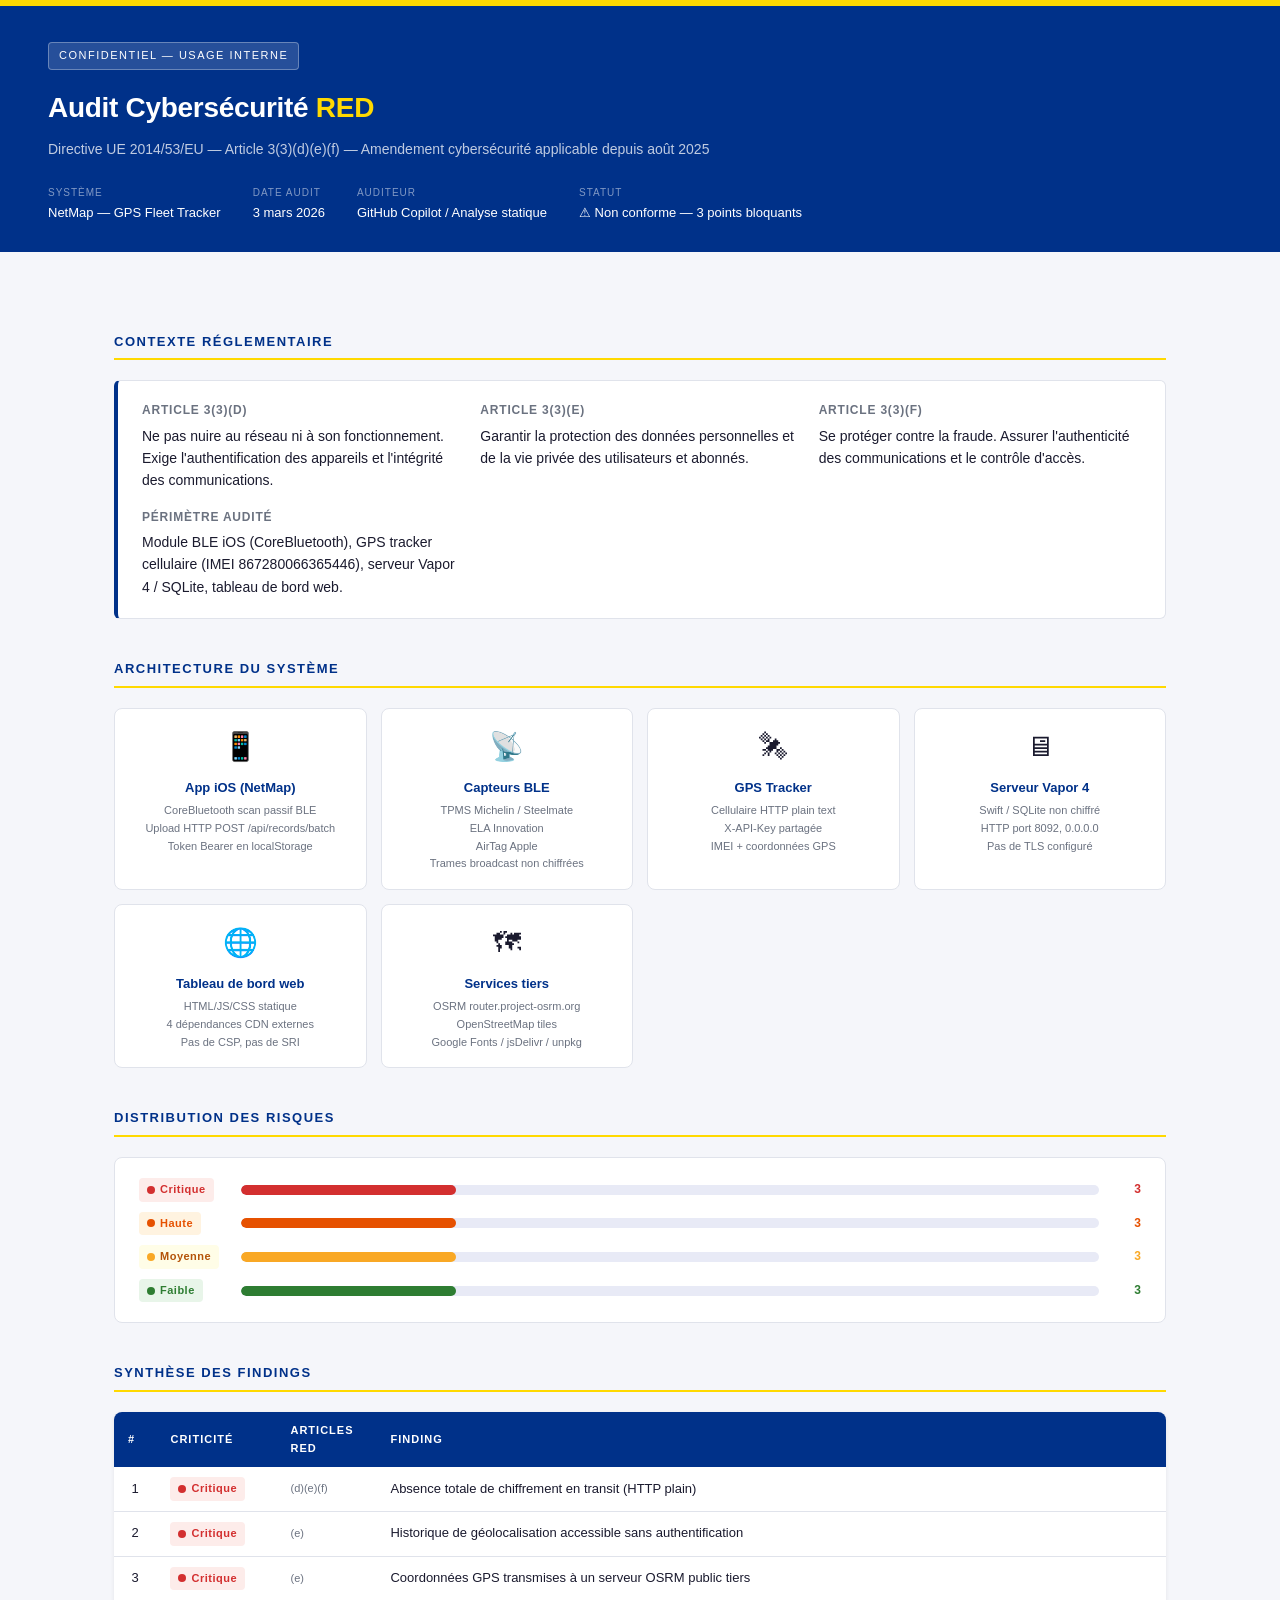
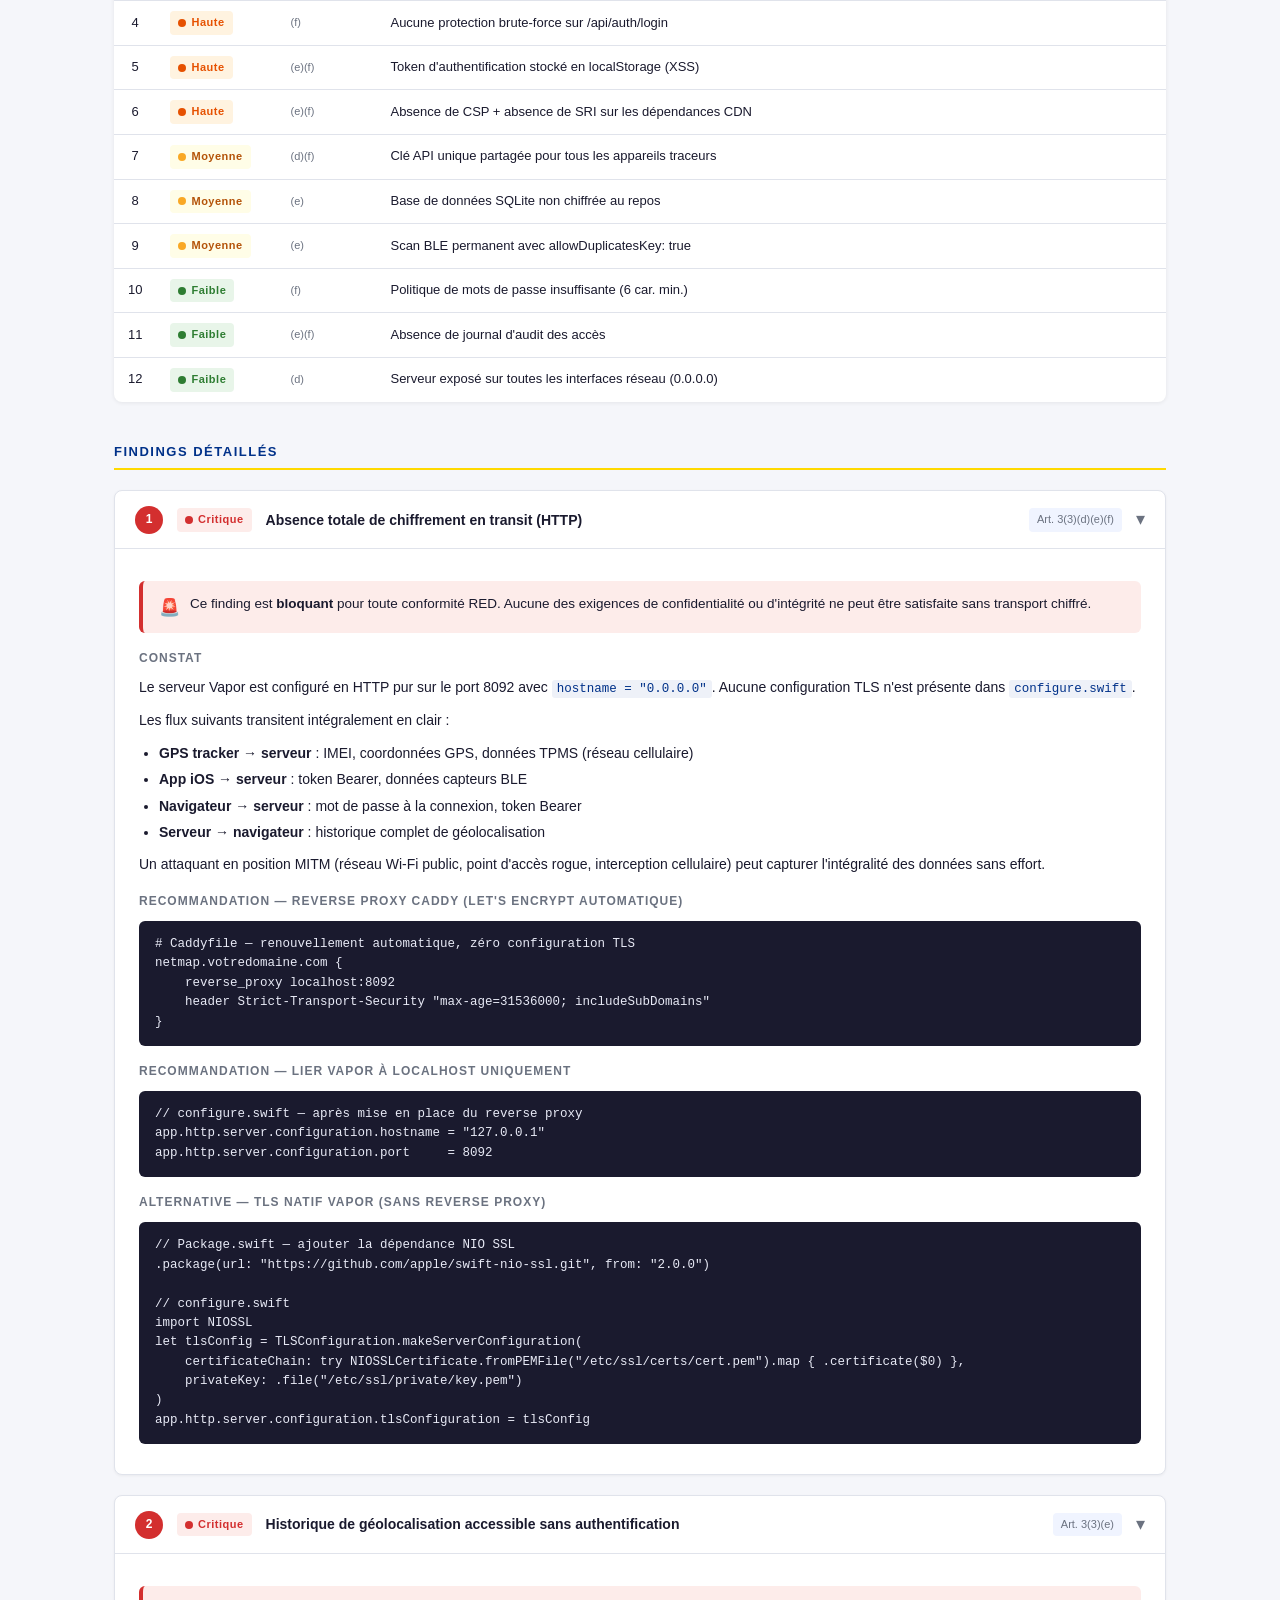
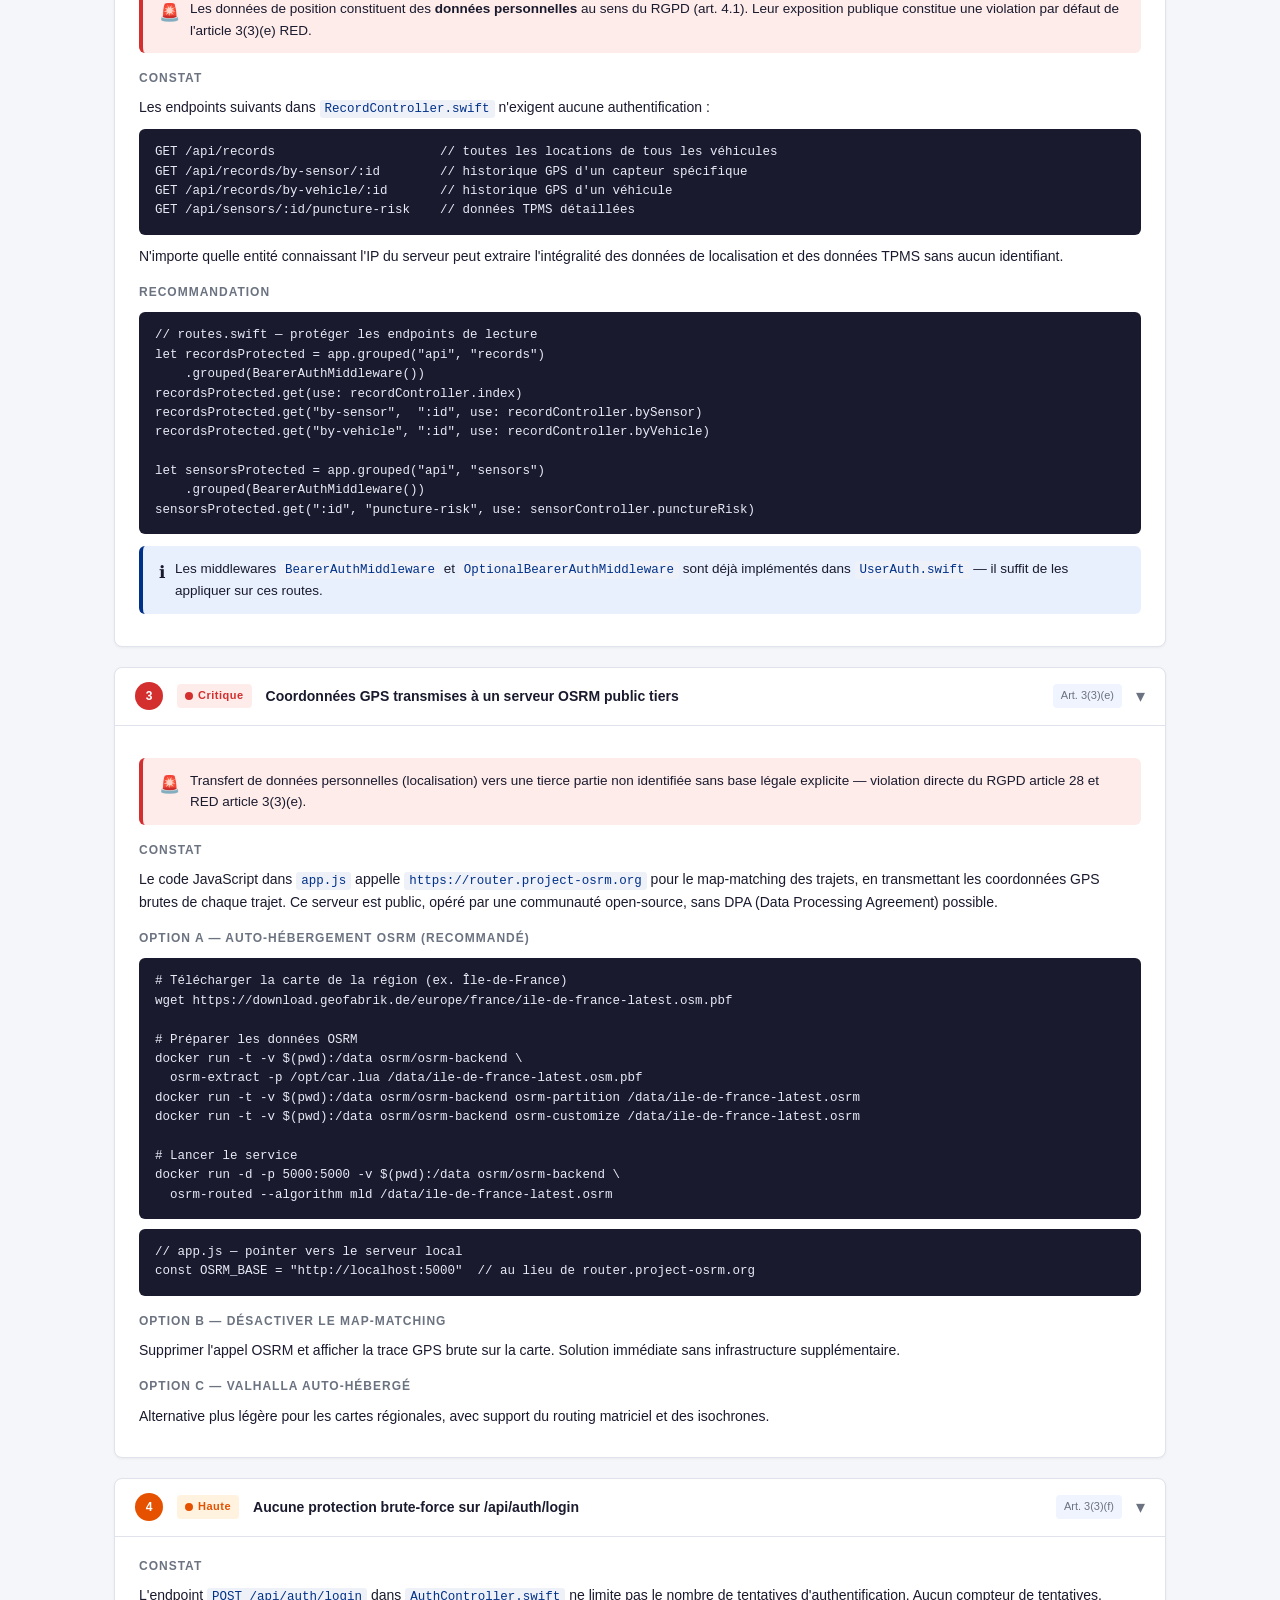
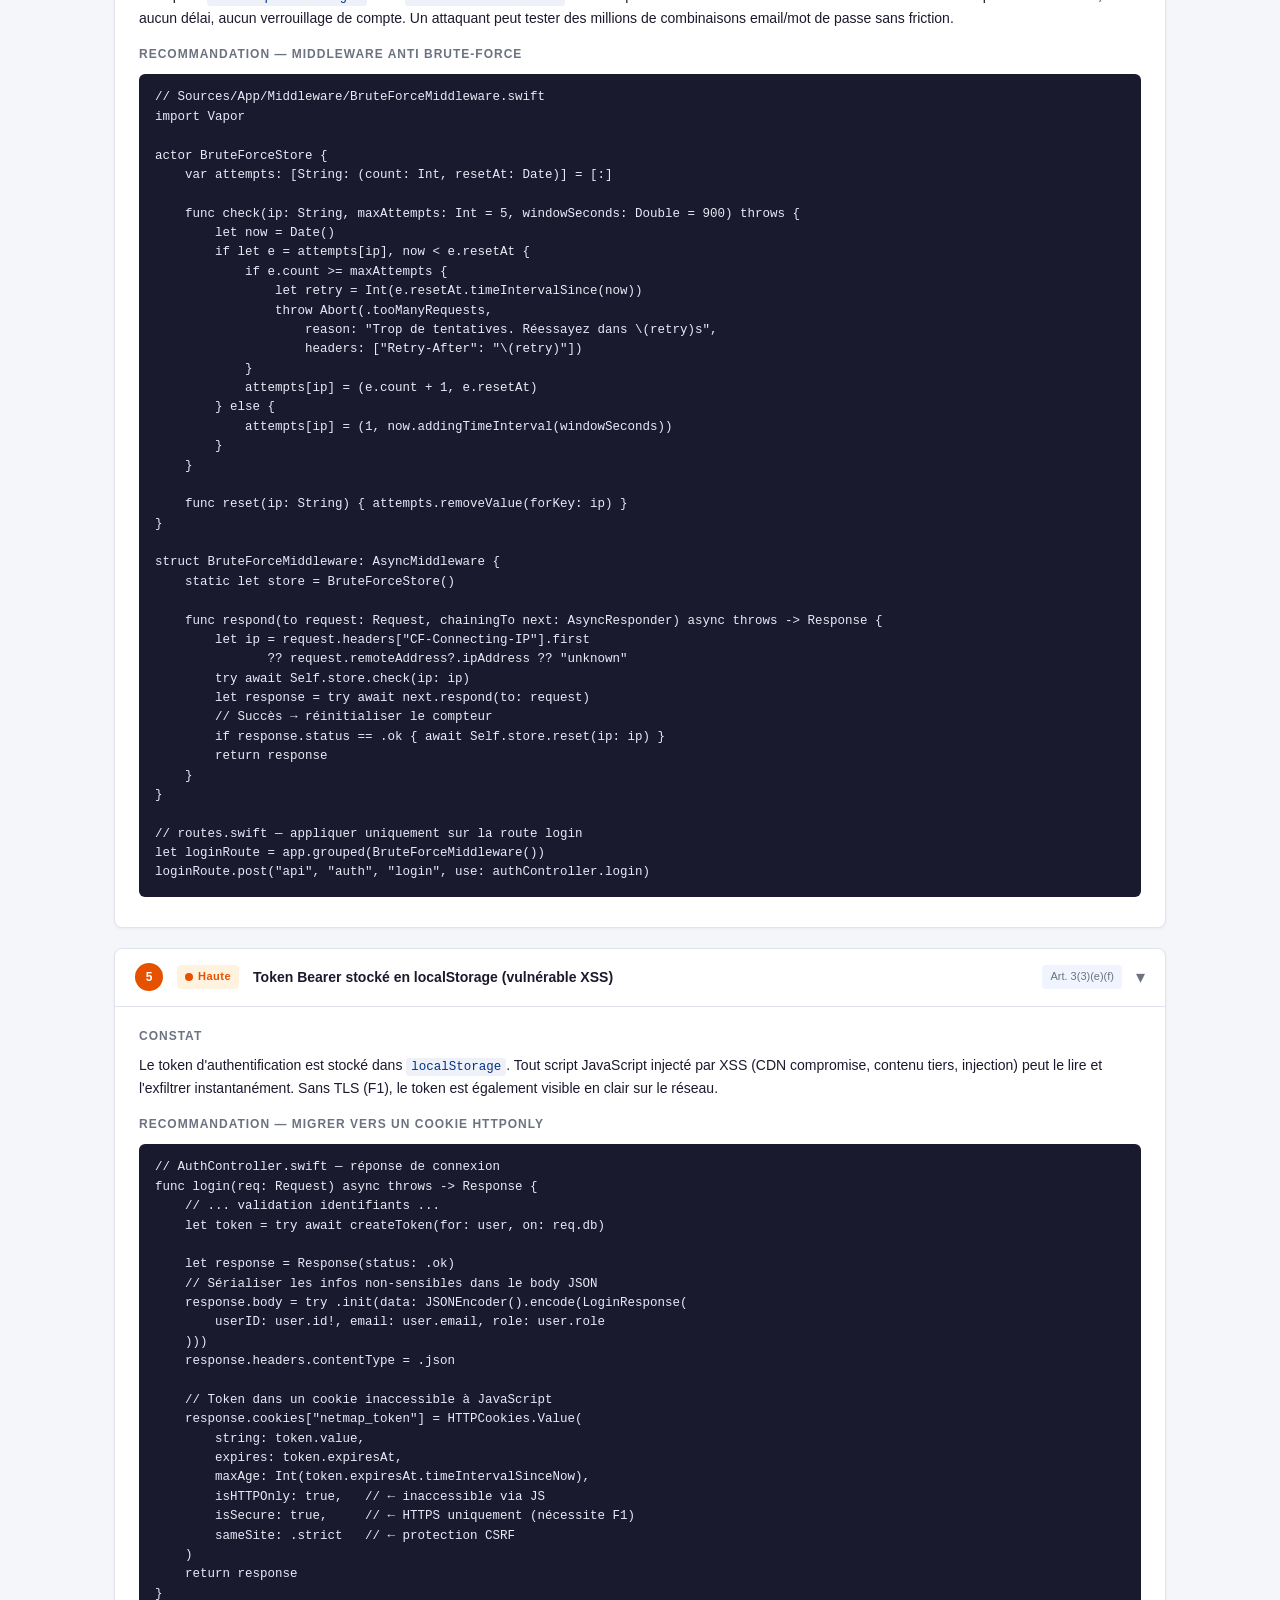
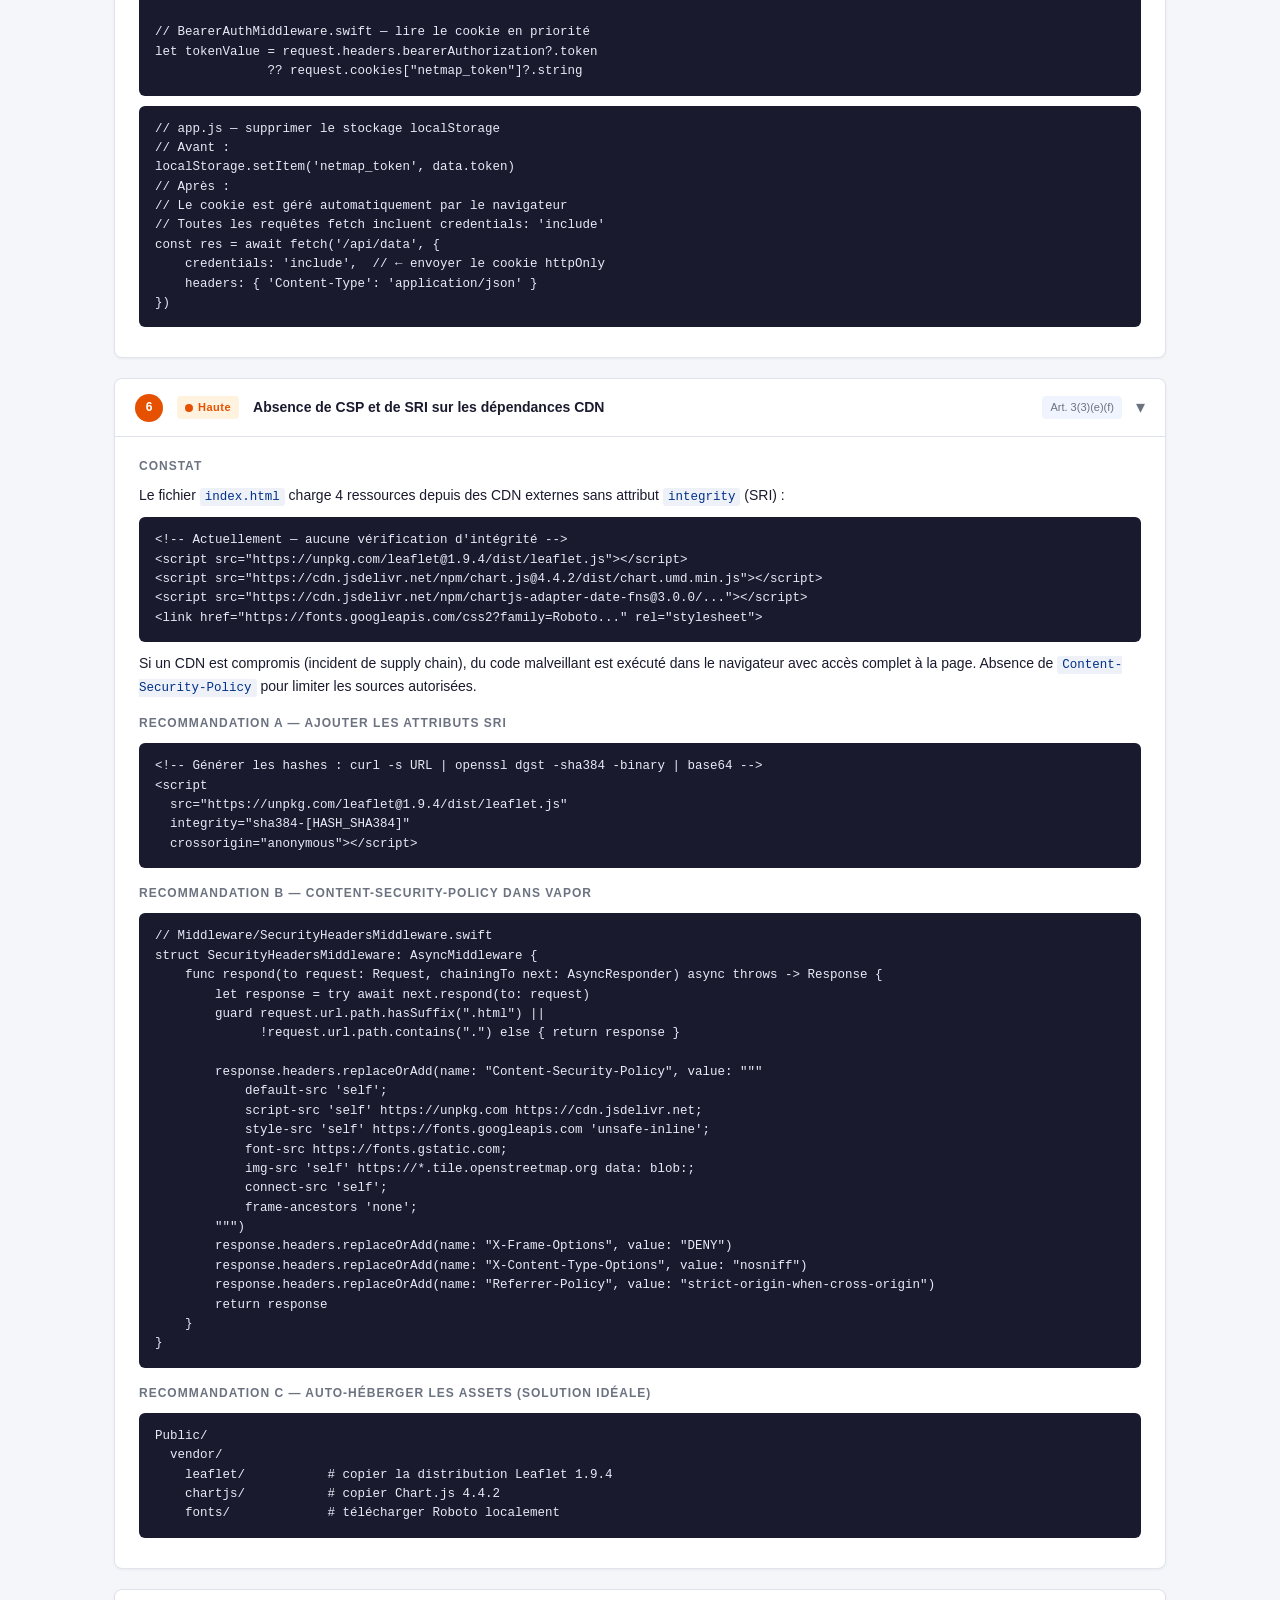
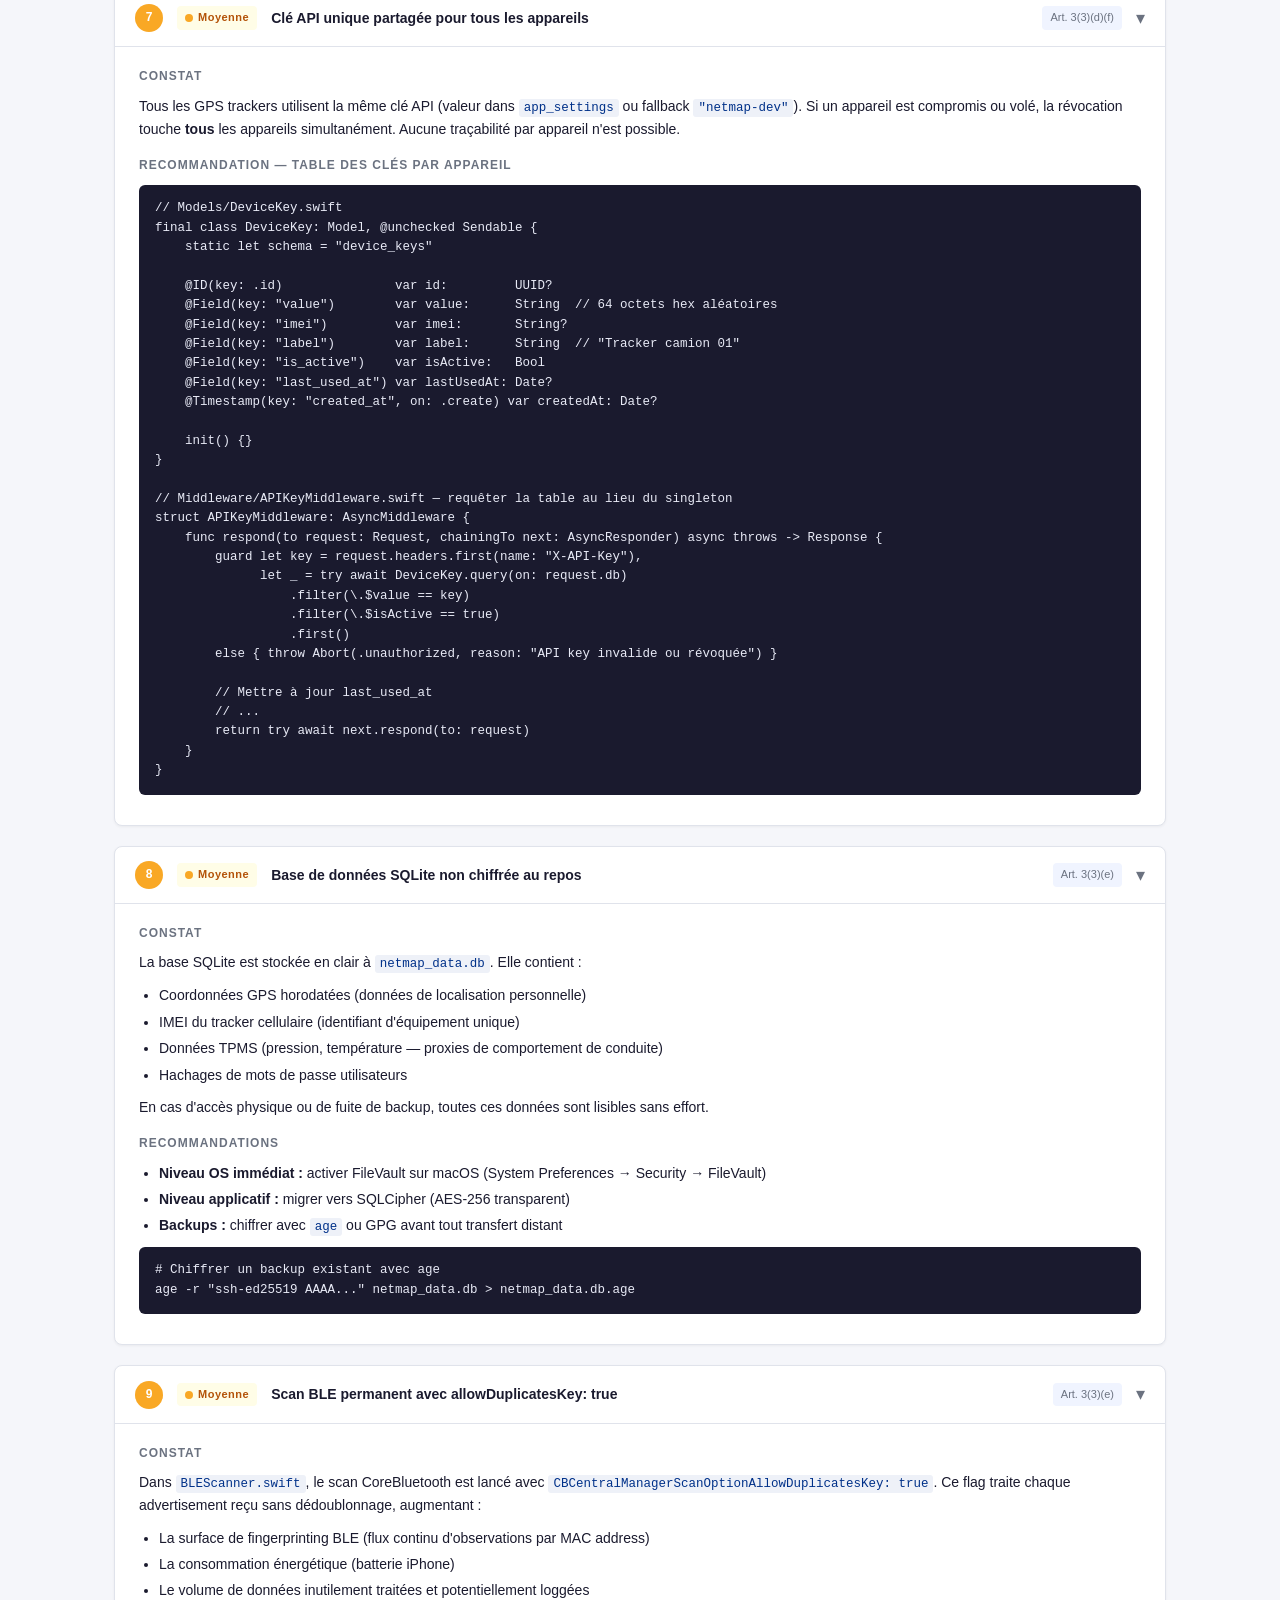
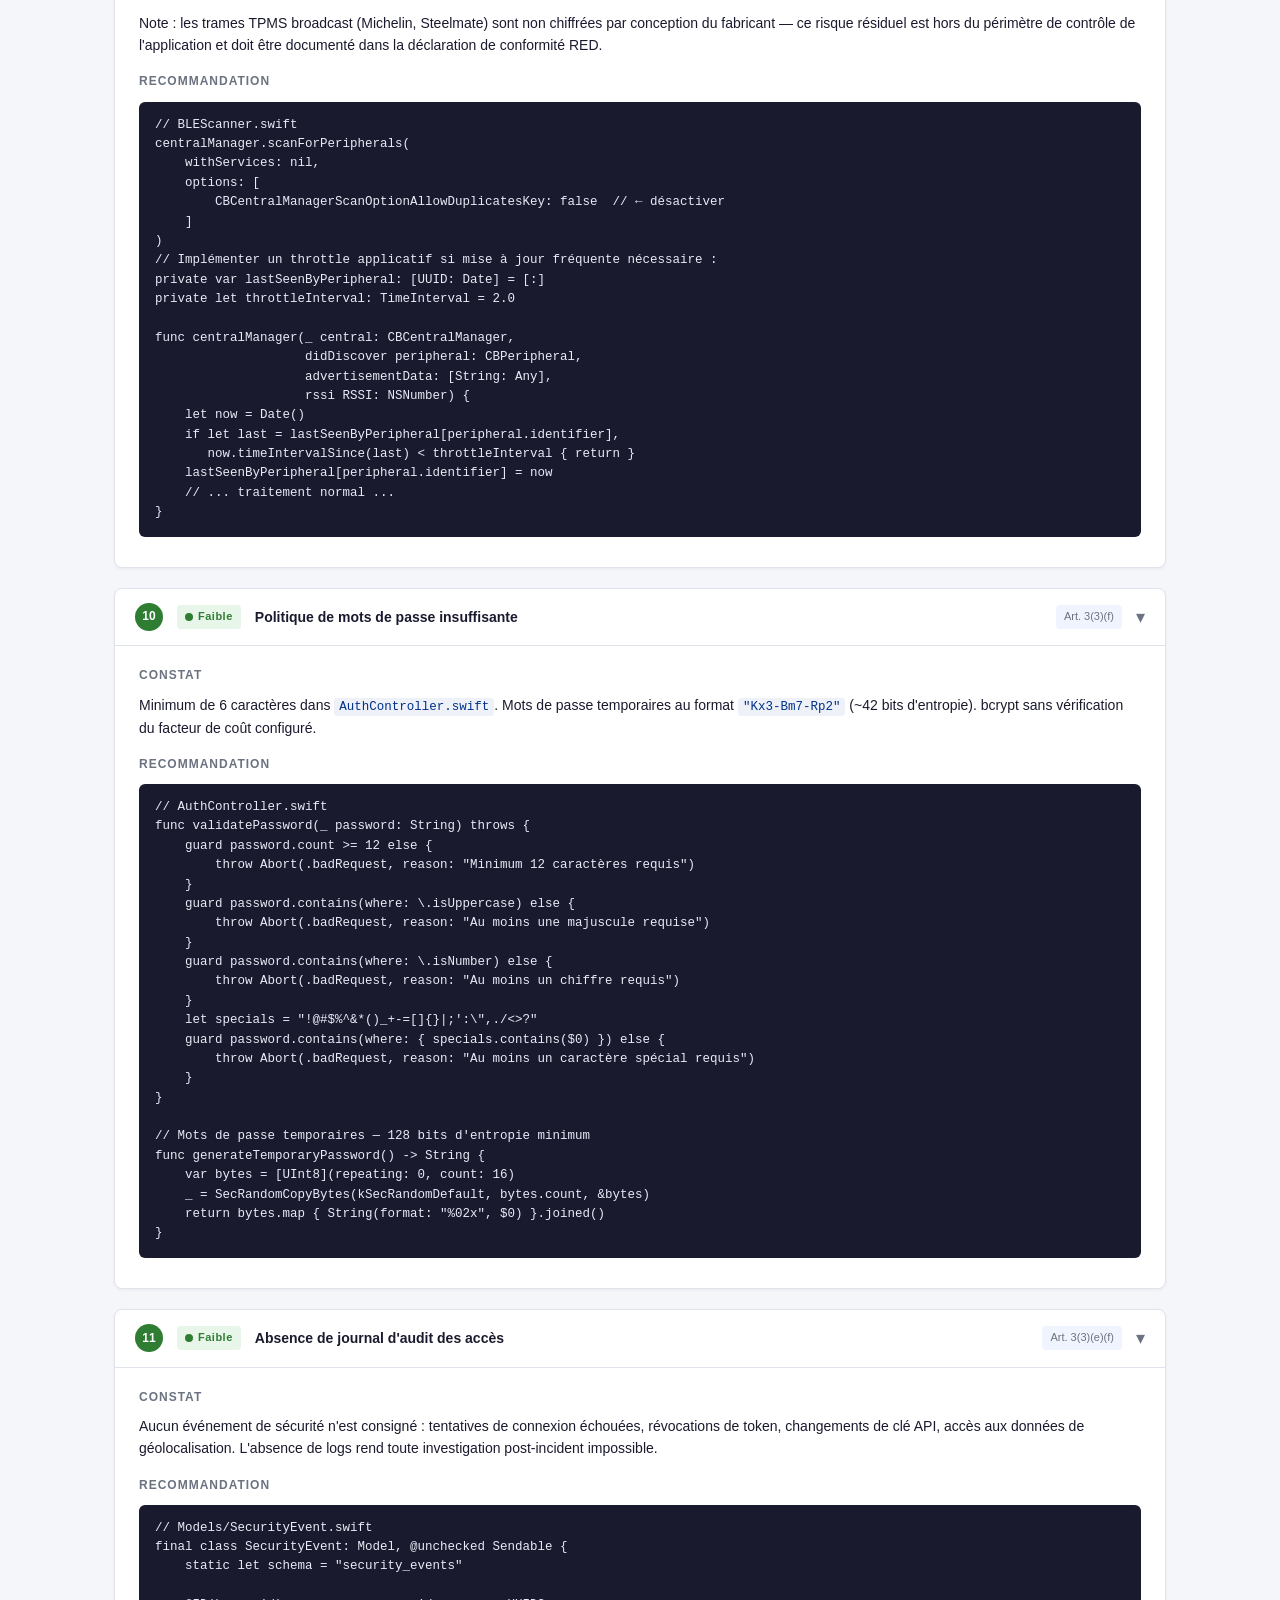
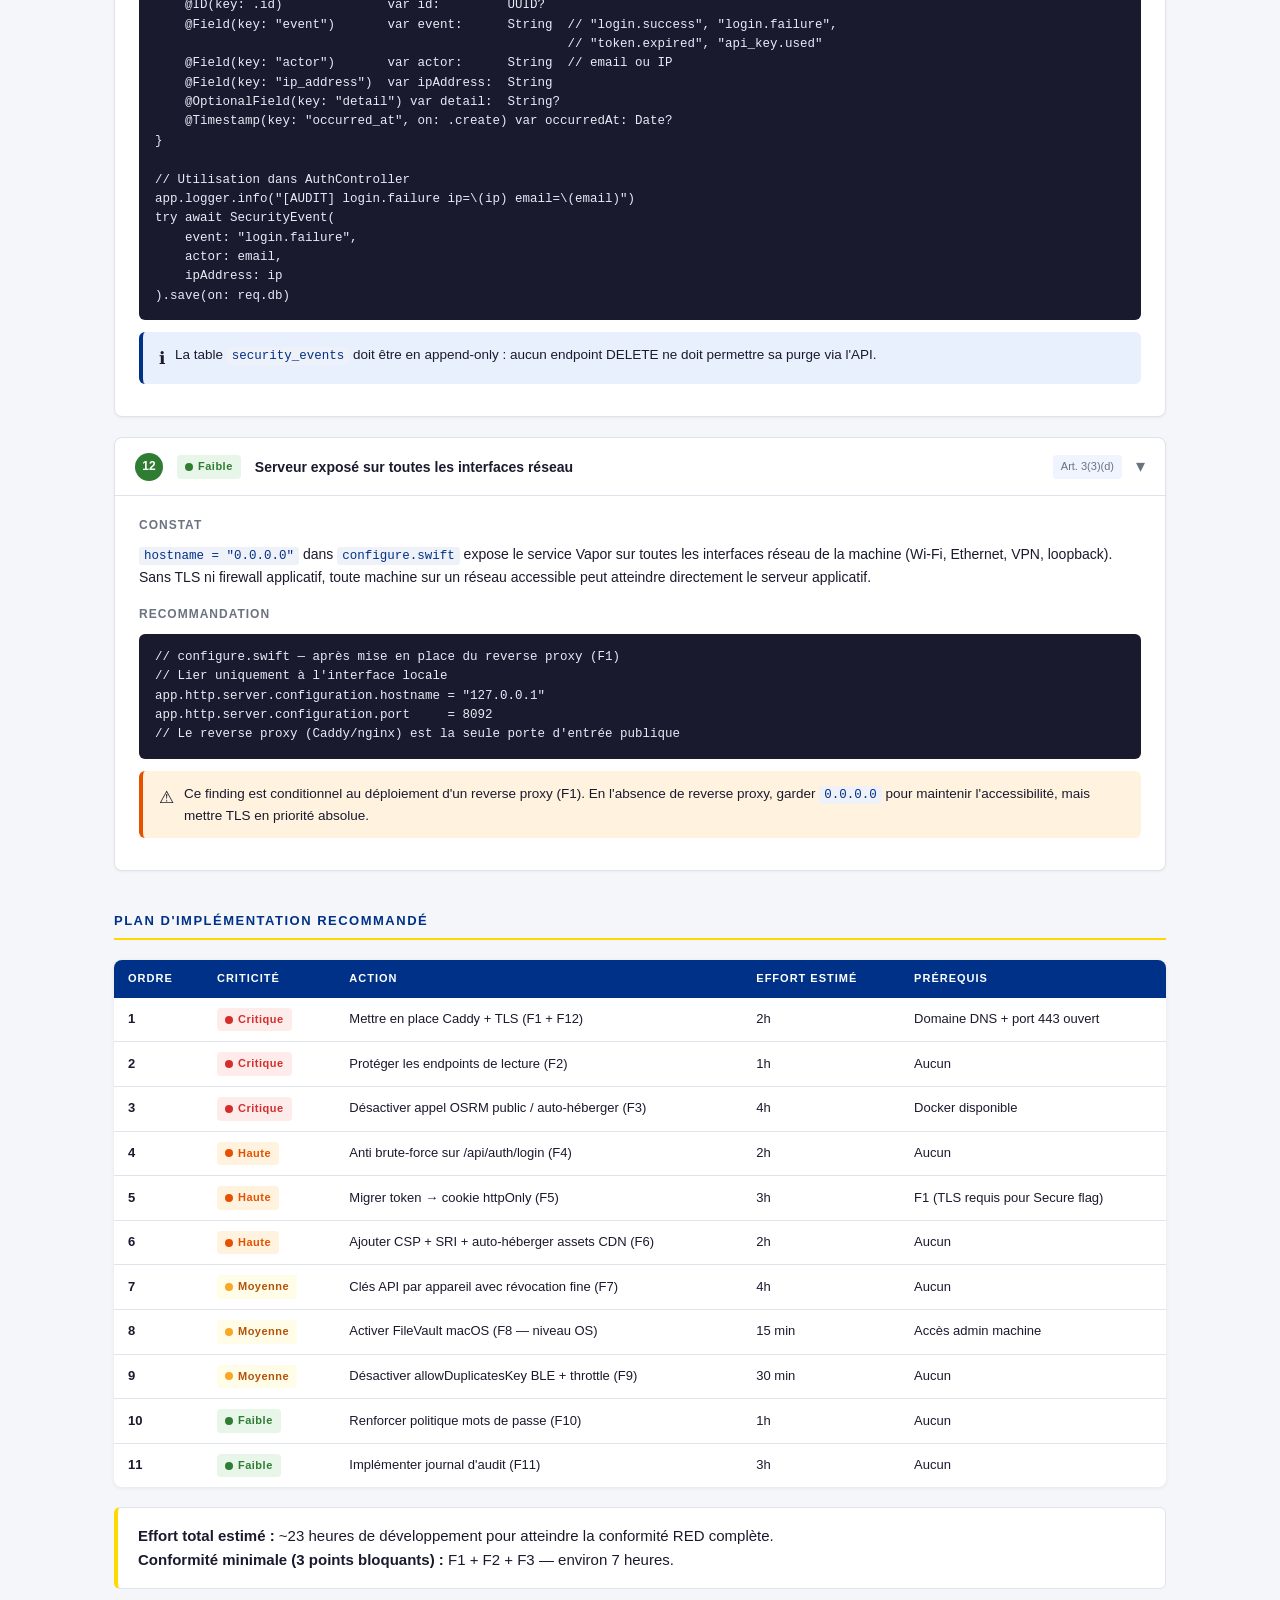
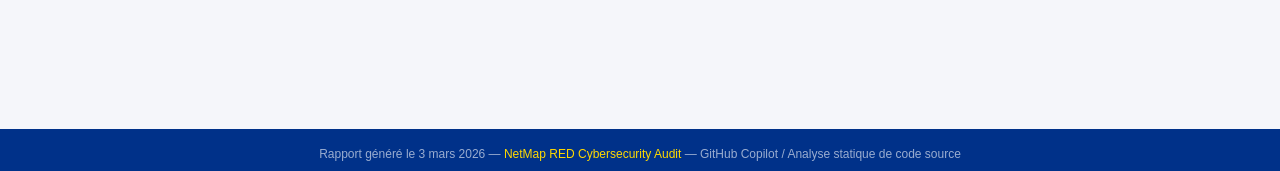
<file: NetMapServer/Doc/audit_red_2026.html>
<!DOCTYPE html>
<html lang="fr">
<head>
  <meta charset="UTF-8" />
  <meta name="viewport" content="width=device-width, initial-scale=1.0" />
  <title>Audit Cybersécurité RED — NetMap 2026</title>
  <style>
    :root {
      --navy:    #003189;
      --yellow:  #FFD900;
      --red:     #d32f2f;
      --orange:  #e65100;
      --amber:   #f9a825;
      --green:   #2e7d32;
      --bg:      #f5f6fa;
      --card:    #ffffff;
      --border:  #e0e3eb;
      --text:    #1a1a2e;
      --muted:   #6b7280;
      --font:    'Segoe UI', Roboto, Arial, sans-serif;
    }

    * { box-sizing: border-box; margin: 0; padding: 0; }

    body {
      background: var(--bg);
      color: var(--text);
      font-family: var(--font);
      font-size: 15px;
      line-height: 1.6;
    }

    /* ── HEADER ── */
    header {
      background: var(--navy);
      color: #fff;
      padding: 0;
      display: flex;
      flex-direction: column;
    }

    .header-top {
      background: var(--yellow);
      height: 6px;
    }

    .header-body {
      padding: 36px 48px 28px;
    }

    .header-body .badge {
      display: inline-block;
      background: rgba(255,255,255,0.15);
      border: 1px solid rgba(255,255,255,0.3);
      color: #fff;
      font-size: 11px;
      letter-spacing: 1.5px;
      text-transform: uppercase;
      padding: 4px 10px;
      border-radius: 4px;
      margin-bottom: 16px;
    }

    .header-body h1 {
      font-size: 28px;
      font-weight: 700;
      letter-spacing: -0.3px;
      margin-bottom: 8px;
    }

    .header-body h1 span {
      color: var(--yellow);
    }

    .header-body .subtitle {
      font-size: 14px;
      color: rgba(255,255,255,0.75);
      margin-bottom: 24px;
    }

    .header-meta {
      display: flex;
      gap: 32px;
      flex-wrap: wrap;
    }

    .header-meta .meta-item {
      display: flex;
      flex-direction: column;
      gap: 2px;
    }

    .header-meta .meta-label {
      font-size: 10px;
      letter-spacing: 1px;
      text-transform: uppercase;
      color: rgba(255,255,255,0.5);
    }

    .header-meta .meta-value {
      font-size: 13px;
      color: #fff;
      font-weight: 500;
    }

    /* ── LAYOUT ── */
    main {
      max-width: 1100px;
      margin: 0 auto;
      padding: 40px 24px 80px;
    }

    /* ── SECTION TITLES ── */
    .section-title {
      font-size: 13px;
      font-weight: 700;
      letter-spacing: 1.5px;
      text-transform: uppercase;
      color: var(--navy);
      border-bottom: 2px solid var(--yellow);
      padding-bottom: 6px;
      margin: 40px 0 20px;
    }

    /* ── DIRECTIVE BOX ── */
    .directive-box {
      background: var(--card);
      border: 1px solid var(--border);
      border-left: 4px solid var(--navy);
      border-radius: 6px;
      padding: 20px 24px;
      display: grid;
      grid-template-columns: repeat(auto-fit, minmax(260px, 1fr));
      gap: 16px;
    }

    .dir-item strong {
      display: block;
      font-size: 12px;
      text-transform: uppercase;
      letter-spacing: 0.8px;
      color: var(--muted);
      margin-bottom: 4px;
    }

    .dir-item p {
      font-size: 14px;
      color: var(--text);
    }

    /* ── SUMMARY TABLE ── */
    .summary-table {
      width: 100%;
      border-collapse: collapse;
      background: var(--card);
      border-radius: 8px;
      overflow: hidden;
      box-shadow: 0 1px 4px rgba(0,0,0,.07);
    }

    .summary-table thead th {
      background: var(--navy);
      color: #fff;
      font-size: 11px;
      text-transform: uppercase;
      letter-spacing: 1px;
      padding: 10px 14px;
      text-align: left;
    }

    .summary-table tbody tr {
      border-bottom: 1px solid var(--border);
      transition: background .15s;
    }

    .summary-table tbody tr:last-child { border-bottom: none; }
    .summary-table tbody tr:hover { background: #f0f4ff; }

    .summary-table td {
      padding: 10px 14px;
      font-size: 13px;
      vertical-align: middle;
    }

    .summary-table td:first-child { width: 32px; text-align: center; }
    .summary-table td:nth-child(2) { width: 120px; }
    .summary-table td:nth-child(3) { width: 100px; font-size: 11px; color: var(--muted); }

    /* ── SEVERITY BADGES ── */
    .sev {
      display: inline-flex;
      align-items: center;
      gap: 5px;
      font-size: 11px;
      font-weight: 700;
      letter-spacing: 0.5px;
      padding: 3px 8px;
      border-radius: 4px;
      white-space: nowrap;
    }

    .sev-critique { background: #fdecea; color: var(--red); }
    .sev-haute    { background: #fff3e0; color: var(--orange); }
    .sev-moyenne  { background: #fffde7; color: #b45309; }
    .sev-faible   { background: #e8f5e9; color: var(--green); }

    .dot {
      width: 8px; height: 8px;
      border-radius: 50%;
      display: inline-block;
    }

    .dot-critique { background: var(--red); }
    .dot-haute    { background: var(--orange); }
    .dot-moyenne  { background: var(--amber); }
    .dot-faible   { background: var(--green); }

    /* ── FINDING CARDS ── */
    .finding-card {
      background: var(--card);
      border: 1px solid var(--border);
      border-radius: 8px;
      margin-bottom: 20px;
      overflow: hidden;
      box-shadow: 0 1px 3px rgba(0,0,0,.05);
    }

    .finding-header {
      display: flex;
      align-items: center;
      gap: 14px;
      padding: 14px 20px;
      border-bottom: 1px solid var(--border);
      cursor: pointer;
      user-select: none;
    }

    .finding-header:hover { background: #f8f9fc; }

    .finding-num {
      min-width: 28px;
      height: 28px;
      border-radius: 50%;
      display: flex;
      align-items: center;
      justify-content: center;
      font-size: 12px;
      font-weight: 700;
      color: #fff;
    }

    .num-critique { background: var(--red); }
    .num-haute    { background: var(--orange); }
    .num-moyenne  { background: var(--amber); }
    .num-faible   { background: var(--green); }

    .finding-title {
      flex: 1;
      font-size: 14px;
      font-weight: 600;
    }

    .finding-articles {
      font-size: 11px;
      color: var(--muted);
      background: #f0f4ff;
      padding: 3px 8px;
      border-radius: 4px;
    }

    .toggle-icon {
      font-size: 18px;
      color: var(--muted);
      transition: transform .2s;
    }

    .finding-body {
      padding: 20px 24px;
    }

    .finding-body.hidden { display: none; }

    .finding-body h4 {
      font-size: 12px;
      text-transform: uppercase;
      letter-spacing: 1px;
      color: var(--muted);
      margin: 16px 0 8px;
    }

    .finding-body h4:first-child { margin-top: 0; }

    .finding-body p {
      font-size: 14px;
      color: var(--text);
      margin-bottom: 10px;
    }

    .finding-body ul {
      padding-left: 20px;
      margin-bottom: 10px;
    }

    .finding-body li {
      font-size: 14px;
      margin-bottom: 4px;
    }

    /* ── CODE BLOCKS ── */
    pre {
      background: #1a1a2e;
      color: #e8eaf6;
      border-radius: 6px;
      padding: 14px 16px;
      font-size: 12.5px;
      line-height: 1.55;
      overflow-x: auto;
      margin: 10px 0;
      font-family: 'Fira Code', 'Cascadia Code', 'Consolas', monospace;
    }

    code {
      background: #eef1f8;
      color: var(--navy);
      padding: 2px 5px;
      border-radius: 3px;
      font-size: 12.5px;
      font-family: 'Fira Code', 'Consolas', monospace;
    }

    pre code {
      background: none;
      color: inherit;
      padding: 0;
    }

    /* ── ALERT BLOCKS ── */
    .alert {
      border-radius: 6px;
      padding: 12px 16px;
      margin: 12px 0;
      font-size: 13.5px;
      display: flex;
      gap: 10px;
      align-items: flex-start;
    }

    .alert-icon { font-size: 17px; flex-shrink: 0; margin-top: 1px; }

    .alert-critical { background: #fdecea; border-left: 4px solid var(--red); }
    .alert-warning  { background: #fff3e0; border-left: 4px solid var(--orange); }
    .alert-info     { background: #e8f0fe; border-left: 4px solid var(--navy); }

    /* ── EFFORT TABLE ── */
    .effort-table {
      width: 100%;
      border-collapse: collapse;
      background: var(--card);
      border-radius: 8px;
      overflow: hidden;
      box-shadow: 0 1px 4px rgba(0,0,0,.07);
    }

    .effort-table thead th {
      background: var(--navy);
      color: #fff;
      font-size: 11px;
      text-transform: uppercase;
      letter-spacing: 1px;
      padding: 10px 14px;
      text-align: left;
    }

    .effort-table td {
      padding: 10px 14px;
      font-size: 13px;
      border-bottom: 1px solid var(--border);
    }

    .effort-table tr:last-child td { border-bottom: none; }
    .effort-table tr:hover td { background: #f0f4ff; }

    /* ── ARCH OVERVIEW ── */
    .arch-grid {
      display: grid;
      grid-template-columns: repeat(auto-fit, minmax(200px, 1fr));
      gap: 14px;
      margin-top: 16px;
    }

    .arch-card {
      background: var(--card);
      border: 1px solid var(--border);
      border-radius: 8px;
      padding: 16px;
      text-align: center;
    }

    .arch-card .arch-icon { font-size: 28px; margin-bottom: 8px; }
    .arch-card .arch-name { font-size: 13px; font-weight: 600; color: var(--navy); }
    .arch-card .arch-desc { font-size: 11px; color: var(--muted); margin-top: 4px; }

    /* ── RISK SCORE VISUAL ── */
    .risk-bars {
      background: var(--card);
      border: 1px solid var(--border);
      border-radius: 8px;
      padding: 20px 24px;
    }

    .risk-row {
      display: flex;
      align-items: center;
      gap: 12px;
      margin-bottom: 10px;
    }

    .risk-row:last-child { margin-bottom: 0; }

    .risk-label { width: 90px; font-size: 12px; font-weight: 600; color: var(--text); }

    .risk-bar-bg {
      flex: 1;
      height: 10px;
      background: #e8eaf6;
      border-radius: 5px;
      overflow: hidden;
    }

    .risk-bar-fill {
      height: 100%;
      border-radius: 5px;
    }

    .risk-count { width: 30px; font-size: 12px; font-weight: 700; text-align: right; }

    /* ── FOOTER ── */
    footer {
      background: var(--navy);
      color: rgba(255,255,255,0.6);
      text-align: center;
      padding: 16px;
      font-size: 12px;
      margin-top: 60px;
    }

    footer span { color: var(--yellow); }

    /* ── PRINT ── */
    @media print {
      .finding-body.hidden { display: block !important; }
      header { -webkit-print-color-adjust: exact; print-color-adjust: exact; }
    }
  </style>
</head>
<body>

<header>
  <div class="header-top"></div>
  <div class="header-body">
    <div class="badge">Confidentiel — Usage interne</div>
    <h1>Audit Cybersécurité <span>RED</span></h1>
    <p class="subtitle">Directive UE 2014/53/EU — Article 3(3)(d)(e)(f) — Amendement cybersécurité applicable depuis août 2025</p>
    <div class="header-meta">
      <div class="meta-item">
        <span class="meta-label">Système</span>
        <span class="meta-value">NetMap — GPS Fleet Tracker</span>
      </div>
      <div class="meta-item">
        <span class="meta-label">Date audit</span>
        <span class="meta-value">3 mars 2026</span>
      </div>
      <div class="meta-item">
        <span class="meta-label">Auditeur</span>
        <span class="meta-value">GitHub Copilot / Analyse statique</span>
      </div>
      <div class="meta-item">
        <span class="meta-label">Statut</span>
        <span class="meta-value">⚠ Non conforme — 3 points bloquants</span>
      </div>
    </div>
  </div>
</header>

<main>

  <!-- ── CONTEXTE RÉGLEMENTAIRE ── -->
  <h2 class="section-title">Contexte réglementaire</h2>

  <div class="directive-box">
    <div class="dir-item">
      <strong>Article 3(3)(d)</strong>
      <p>Ne pas nuire au réseau ni à son fonctionnement. Exige l'authentification des appareils et l'intégrité des communications.</p>
    </div>
    <div class="dir-item">
      <strong>Article 3(3)(e)</strong>
      <p>Garantir la protection des données personnelles et de la vie privée des utilisateurs et abonnés.</p>
    </div>
    <div class="dir-item">
      <strong>Article 3(3)(f)</strong>
      <p>Se protéger contre la fraude. Assurer l'authenticité des communications et le contrôle d'accès.</p>
    </div>
    <div class="dir-item">
      <strong>Périmètre audité</strong>
      <p>Module BLE iOS (CoreBluetooth), GPS tracker cellulaire (IMEI 867280066365446), serveur Vapor 4 / SQLite, tableau de bord web.</p>
    </div>
  </div>

  <!-- ── ARCHITECTURE ── -->
  <h2 class="section-title">Architecture du système</h2>

  <div class="arch-grid">
    <div class="arch-card">
      <div class="arch-icon">📱</div>
      <div class="arch-name">App iOS (NetMap)</div>
      <div class="arch-desc">CoreBluetooth scan passif BLE<br>Upload HTTP POST /api/records/batch<br>Token Bearer en localStorage</div>
    </div>
    <div class="arch-card">
      <div class="arch-icon">📡</div>
      <div class="arch-name">Capteurs BLE</div>
      <div class="arch-desc">TPMS Michelin / Steelmate<br>ELA Innovation<br>AirTag Apple<br>Trames broadcast non chiffrées</div>
    </div>
    <div class="arch-card">
      <div class="arch-icon">🛰</div>
      <div class="arch-name">GPS Tracker</div>
      <div class="arch-desc">Cellulaire HTTP plain text<br>X-API-Key partagée<br>IMEI + coordonnées GPS</div>
    </div>
    <div class="arch-card">
      <div class="arch-icon">🖥</div>
      <div class="arch-name">Serveur Vapor 4</div>
      <div class="arch-desc">Swift / SQLite non chiffré<br>HTTP port 8092, 0.0.0.0<br>Pas de TLS configuré</div>
    </div>
    <div class="arch-card">
      <div class="arch-icon">🌐</div>
      <div class="arch-name">Tableau de bord web</div>
      <div class="arch-desc">HTML/JS/CSS statique<br>4 dépendances CDN externes<br>Pas de CSP, pas de SRI</div>
    </div>
    <div class="arch-card">
      <div class="arch-icon">🗺</div>
      <div class="arch-name">Services tiers</div>
      <div class="arch-desc">OSRM router.project-osrm.org<br>OpenStreetMap tiles<br>Google Fonts / jsDelivr / unpkg</div>
    </div>
  </div>

  <!-- ── DISTRIBUTION DES RISQUES ── -->
  <h2 class="section-title">Distribution des risques</h2>

  <div class="risk-bars">
    <div class="risk-row">
      <div class="risk-label"><span class="sev sev-critique"><span class="dot dot-critique"></span>Critique</span></div>
      <div class="risk-bar-bg"><div class="risk-bar-fill" style="width:25%; background:var(--red);"></div></div>
      <div class="risk-count" style="color:var(--red)">3</div>
    </div>
    <div class="risk-row">
      <div class="risk-label"><span class="sev sev-haute"><span class="dot dot-haute"></span>Haute</span></div>
      <div class="risk-bar-bg"><div class="risk-bar-fill" style="width:25%; background:var(--orange);"></div></div>
      <div class="risk-count" style="color:var(--orange)">3</div>
    </div>
    <div class="risk-row">
      <div class="risk-label"><span class="sev sev-moyenne"><span class="dot dot-moyenne"></span>Moyenne</span></div>
      <div class="risk-bar-bg"><div class="risk-bar-fill" style="width:25%; background:var(--amber);"></div></div>
      <div class="risk-count" style="color:var(--amber)">3</div>
    </div>
    <div class="risk-row">
      <div class="risk-label"><span class="sev sev-faible"><span class="dot dot-faible"></span>Faible</span></div>
      <div class="risk-bar-bg"><div class="risk-bar-fill" style="width:25%; background:var(--green);"></div></div>
      <div class="risk-count" style="color:var(--green)">3</div>
    </div>
  </div>

  <!-- ── SYNTHÈSE ── -->
  <h2 class="section-title">Synthèse des findings</h2>

  <table class="summary-table">
    <thead>
      <tr>
        <th>#</th>
        <th>Criticité</th>
        <th>Articles RED</th>
        <th>Finding</th>
      </tr>
    </thead>
    <tbody>
      <tr>
        <td>1</td>
        <td><span class="sev sev-critique"><span class="dot dot-critique"></span>Critique</span></td>
        <td>(d)(e)(f)</td>
        <td>Absence totale de chiffrement en transit (HTTP plain)</td>
      </tr>
      <tr>
        <td>2</td>
        <td><span class="sev sev-critique"><span class="dot dot-critique"></span>Critique</span></td>
        <td>(e)</td>
        <td>Historique de géolocalisation accessible sans authentification</td>
      </tr>
      <tr>
        <td>3</td>
        <td><span class="sev sev-critique"><span class="dot dot-critique"></span>Critique</span></td>
        <td>(e)</td>
        <td>Coordonnées GPS transmises à un serveur OSRM public tiers</td>
      </tr>
      <tr>
        <td>4</td>
        <td><span class="sev sev-haute"><span class="dot dot-haute"></span>Haute</span></td>
        <td>(f)</td>
        <td>Aucune protection brute-force sur /api/auth/login</td>
      </tr>
      <tr>
        <td>5</td>
        <td><span class="sev sev-haute"><span class="dot dot-haute"></span>Haute</span></td>
        <td>(e)(f)</td>
        <td>Token d'authentification stocké en localStorage (XSS)</td>
      </tr>
      <tr>
        <td>6</td>
        <td><span class="sev sev-haute"><span class="dot dot-haute"></span>Haute</span></td>
        <td>(e)(f)</td>
        <td>Absence de CSP + absence de SRI sur les dépendances CDN</td>
      </tr>
      <tr>
        <td>7</td>
        <td><span class="sev sev-moyenne"><span class="dot dot-moyenne"></span>Moyenne</span></td>
        <td>(d)(f)</td>
        <td>Clé API unique partagée pour tous les appareils traceurs</td>
      </tr>
      <tr>
        <td>8</td>
        <td><span class="sev sev-moyenne"><span class="dot dot-moyenne"></span>Moyenne</span></td>
        <td>(e)</td>
        <td>Base de données SQLite non chiffrée au repos</td>
      </tr>
      <tr>
        <td>9</td>
        <td><span class="sev sev-moyenne"><span class="dot dot-moyenne"></span>Moyenne</span></td>
        <td>(e)</td>
        <td>Scan BLE permanent avec allowDuplicatesKey: true</td>
      </tr>
      <tr>
        <td>10</td>
        <td><span class="sev sev-faible"><span class="dot dot-faible"></span>Faible</span></td>
        <td>(f)</td>
        <td>Politique de mots de passe insuffisante (6 car. min.)</td>
      </tr>
      <tr>
        <td>11</td>
        <td><span class="sev sev-faible"><span class="dot dot-faible"></span>Faible</span></td>
        <td>(e)(f)</td>
        <td>Absence de journal d'audit des accès</td>
      </tr>
      <tr>
        <td>12</td>
        <td><span class="sev sev-faible"><span class="dot dot-faible"></span>Faible</span></td>
        <td>(d)</td>
        <td>Serveur exposé sur toutes les interfaces réseau (0.0.0.0)</td>
      </tr>
    </tbody>
  </table>

  <!-- ── FINDINGS DÉTAILLÉS ── -->
  <h2 class="section-title">Findings détaillés</h2>

  <!-- F1 -->
  <div class="finding-card">
    <div class="finding-header" onclick="toggle(this)">
      <div class="finding-num num-critique">1</div>
      <span class="sev sev-critique"><span class="dot dot-critique"></span>Critique</span>
      <span class="finding-title">Absence totale de chiffrement en transit (HTTP)</span>
      <span class="finding-articles">Art. 3(3)(d)(e)(f)</span>
      <span class="toggle-icon">▾</span>
    </div>
    <div class="finding-body">
      <div class="alert alert-critical">
        <span class="alert-icon">🚨</span>
        <span>Ce finding est <strong>bloquant</strong> pour toute conformité RED. Aucune des exigences de confidentialité ou d'intégrité ne peut être satisfaite sans transport chiffré.</span>
      </div>

      <h4>Constat</h4>
      <p>Le serveur Vapor est configuré en HTTP pur sur le port 8092 avec <code>hostname = "0.0.0.0"</code>. Aucune configuration TLS n'est présente dans <code>configure.swift</code>.</p>
      <p>Les flux suivants transitent intégralement en clair :</p>
      <ul>
        <li><strong>GPS tracker → serveur</strong> : IMEI, coordonnées GPS, données TPMS (réseau cellulaire)</li>
        <li><strong>App iOS → serveur</strong> : token Bearer, données capteurs BLE</li>
        <li><strong>Navigateur → serveur</strong> : mot de passe à la connexion, token Bearer</li>
        <li><strong>Serveur → navigateur</strong> : historique complet de géolocalisation</li>
      </ul>
      <p>Un attaquant en position MITM (réseau Wi-Fi public, point d'accès rogue, interception cellulaire) peut capturer l'intégralité des données sans effort.</p>

      <h4>Recommandation — Reverse proxy Caddy (Let's Encrypt automatique)</h4>
      <pre><code># Caddyfile — renouvellement automatique, zéro configuration TLS
netmap.votredomaine.com {
    reverse_proxy localhost:8092
    header Strict-Transport-Security "max-age=31536000; includeSubDomains"
}</code></pre>

      <h4>Recommandation — Lier Vapor à localhost uniquement</h4>
      <pre><code>// configure.swift — après mise en place du reverse proxy
app.http.server.configuration.hostname = "127.0.0.1"
app.http.server.configuration.port     = 8092</code></pre>

      <h4>Alternative — TLS natif Vapor (sans reverse proxy)</h4>
      <pre><code>// Package.swift — ajouter la dépendance NIO SSL
.package(url: "https://github.com/apple/swift-nio-ssl.git", from: "2.0.0")

// configure.swift
import NIOSSL
let tlsConfig = TLSConfiguration.makeServerConfiguration(
    certificateChain: try NIOSSLCertificate.fromPEMFile("/etc/ssl/certs/cert.pem").map { .certificate($0) },
    privateKey: .file("/etc/ssl/private/key.pem")
)
app.http.server.configuration.tlsConfiguration = tlsConfig</code></pre>
    </div>
  </div>

  <!-- F2 -->
  <div class="finding-card">
    <div class="finding-header" onclick="toggle(this)">
      <div class="finding-num num-critique">2</div>
      <span class="sev sev-critique"><span class="dot dot-critique"></span>Critique</span>
      <span class="finding-title">Historique de géolocalisation accessible sans authentification</span>
      <span class="finding-articles">Art. 3(3)(e)</span>
      <span class="toggle-icon">▾</span>
    </div>
    <div class="finding-body">
      <div class="alert alert-critical">
        <span class="alert-icon">🚨</span>
        <span>Les données de position constituent des <strong>données personnelles</strong> au sens du RGPD (art. 4.1). Leur exposition publique constitue une violation par défaut de l'article 3(3)(e) RED.</span>
      </div>

      <h4>Constat</h4>
      <p>Les endpoints suivants dans <code>RecordController.swift</code> n'exigent aucune authentification :</p>
      <pre><code>GET /api/records                      // toutes les locations de tous les véhicules
GET /api/records/by-sensor/:id        // historique GPS d'un capteur spécifique
GET /api/records/by-vehicle/:id       // historique GPS d'un véhicule
GET /api/sensors/:id/puncture-risk    // données TPMS détaillées</code></pre>
      <p>N'importe quelle entité connaissant l'IP du serveur peut extraire l'intégralité des données de localisation et des données TPMS sans aucun identifiant.</p>

      <h4>Recommandation</h4>
      <pre><code>// routes.swift — protéger les endpoints de lecture
let recordsProtected = app.grouped("api", "records")
    .grouped(BearerAuthMiddleware())
recordsProtected.get(use: recordController.index)
recordsProtected.get("by-sensor",  ":id", use: recordController.bySensor)
recordsProtected.get("by-vehicle", ":id", use: recordController.byVehicle)

let sensorsProtected = app.grouped("api", "sensors")
    .grouped(BearerAuthMiddleware())
sensorsProtected.get(":id", "puncture-risk", use: sensorController.punctureRisk)</code></pre>

      <div class="alert alert-info">
        <span class="alert-icon">ℹ</span>
        <span>Les middlewares <code>BearerAuthMiddleware</code> et <code>OptionalBearerAuthMiddleware</code> sont déjà implémentés dans <code>UserAuth.swift</code> — il suffit de les appliquer sur ces routes.</span>
      </div>
    </div>
  </div>

  <!-- F3 -->
  <div class="finding-card">
    <div class="finding-header" onclick="toggle(this)">
      <div class="finding-num num-critique">3</div>
      <span class="sev sev-critique"><span class="dot dot-critique"></span>Critique</span>
      <span class="finding-title">Coordonnées GPS transmises à un serveur OSRM public tiers</span>
      <span class="finding-articles">Art. 3(3)(e)</span>
      <span class="toggle-icon">▾</span>
    </div>
    <div class="finding-body">
      <div class="alert alert-critical">
        <span class="alert-icon">🚨</span>
        <span>Transfert de données personnelles (localisation) vers une tierce partie non identifiée sans base légale explicite — violation directe du RGPD article 28 et RED article 3(3)(e).</span>
      </div>

      <h4>Constat</h4>
      <p>Le code JavaScript dans <code>app.js</code> appelle <code>https://router.project-osrm.org</code> pour le map-matching des trajets, en transmettant les coordonnées GPS brutes de chaque trajet. Ce serveur est public, opéré par une communauté open-source, sans DPA (Data Processing Agreement) possible.</p>

      <h4>Option A — Auto-hébergement OSRM (recommandé)</h4>
      <pre><code># Télécharger la carte de la région (ex. Île-de-France)
wget https://download.geofabrik.de/europe/france/ile-de-france-latest.osm.pbf

# Préparer les données OSRM
docker run -t -v $(pwd):/data osrm/osrm-backend \
  osrm-extract -p /opt/car.lua /data/ile-de-france-latest.osm.pbf
docker run -t -v $(pwd):/data osrm/osrm-backend osrm-partition /data/ile-de-france-latest.osrm
docker run -t -v $(pwd):/data osrm/osrm-backend osrm-customize /data/ile-de-france-latest.osrm

# Lancer le service
docker run -d -p 5000:5000 -v $(pwd):/data osrm/osrm-backend \
  osrm-routed --algorithm mld /data/ile-de-france-latest.osrm</code></pre>
      <pre><code>// app.js — pointer vers le serveur local
const OSRM_BASE = "http://localhost:5000"  // au lieu de router.project-osrm.org</code></pre>

      <h4>Option B — Désactiver le map-matching</h4>
      <p>Supprimer l'appel OSRM et afficher la trace GPS brute sur la carte. Solution immédiate sans infrastructure supplémentaire.</p>

      <h4>Option C — Valhalla auto-hébergé</h4>
      <p>Alternative plus légère pour les cartes régionales, avec support du routing matriciel et des isochrones.</p>
    </div>
  </div>

  <!-- F4 -->
  <div class="finding-card">
    <div class="finding-header" onclick="toggle(this)">
      <div class="finding-num num-haute">4</div>
      <span class="sev sev-haute"><span class="dot dot-haute"></span>Haute</span>
      <span class="finding-title">Aucune protection brute-force sur /api/auth/login</span>
      <span class="finding-articles">Art. 3(3)(f)</span>
      <span class="toggle-icon">▾</span>
    </div>
    <div class="finding-body">
      <h4>Constat</h4>
      <p>L'endpoint <code>POST /api/auth/login</code> dans <code>AuthController.swift</code> ne limite pas le nombre de tentatives d'authentification. Aucun compteur de tentatives, aucun délai, aucun verrouillage de compte. Un attaquant peut tester des millions de combinaisons email/mot de passe sans friction.</p>

      <h4>Recommandation — Middleware anti brute-force</h4>
      <pre><code>// Sources/App/Middleware/BruteForceMiddleware.swift
import Vapor

actor BruteForceStore {
    var attempts: [String: (count: Int, resetAt: Date)] = [:]

    func check(ip: String, maxAttempts: Int = 5, windowSeconds: Double = 900) throws {
        let now = Date()
        if let e = attempts[ip], now < e.resetAt {
            if e.count >= maxAttempts {
                let retry = Int(e.resetAt.timeIntervalSince(now))
                throw Abort(.tooManyRequests,
                    reason: "Trop de tentatives. Réessayez dans \(retry)s",
                    headers: ["Retry-After": "\(retry)"])
            }
            attempts[ip] = (e.count + 1, e.resetAt)
        } else {
            attempts[ip] = (1, now.addingTimeInterval(windowSeconds))
        }
    }

    func reset(ip: String) { attempts.removeValue(forKey: ip) }
}

struct BruteForceMiddleware: AsyncMiddleware {
    static let store = BruteForceStore()

    func respond(to request: Request, chainingTo next: AsyncResponder) async throws -> Response {
        let ip = request.headers["CF-Connecting-IP"].first
               ?? request.remoteAddress?.ipAddress ?? "unknown"
        try await Self.store.check(ip: ip)
        let response = try await next.respond(to: request)
        // Succès → réinitialiser le compteur
        if response.status == .ok { await Self.store.reset(ip: ip) }
        return response
    }
}

// routes.swift — appliquer uniquement sur la route login
let loginRoute = app.grouped(BruteForceMiddleware())
loginRoute.post("api", "auth", "login", use: authController.login)</code></pre>
    </div>
  </div>

  <!-- F5 -->
  <div class="finding-card">
    <div class="finding-header" onclick="toggle(this)">
      <div class="finding-num num-haute">5</div>
      <span class="sev sev-haute"><span class="dot dot-haute"></span>Haute</span>
      <span class="finding-title">Token Bearer stocké en localStorage (vulnérable XSS)</span>
      <span class="finding-articles">Art. 3(3)(e)(f)</span>
      <span class="toggle-icon">▾</span>
    </div>
    <div class="finding-body">
      <h4>Constat</h4>
      <p>Le token d'authentification est stocké dans <code>localStorage</code>. Tout script JavaScript injecté par XSS (CDN compromise, contenu tiers, injection) peut le lire et l'exfiltrer instantanément. Sans TLS (F1), le token est également visible en clair sur le réseau.</p>

      <h4>Recommandation — Migrer vers un cookie httpOnly</h4>
      <pre><code>// AuthController.swift — réponse de connexion
func login(req: Request) async throws -> Response {
    // ... validation identifiants ...
    let token = try await createToken(for: user, on: req.db)

    let response = Response(status: .ok)
    // Sérialiser les infos non-sensibles dans le body JSON
    response.body = try .init(data: JSONEncoder().encode(LoginResponse(
        userID: user.id!, email: user.email, role: user.role
    )))
    response.headers.contentType = .json

    // Token dans un cookie inaccessible à JavaScript
    response.cookies["netmap_token"] = HTTPCookies.Value(
        string: token.value,
        expires: token.expiresAt,
        maxAge: Int(token.expiresAt.timeIntervalSinceNow),
        isHTTPOnly: true,   // ← inaccessible via JS
        isSecure: true,     // ← HTTPS uniquement (nécessite F1)
        sameSite: .strict   // ← protection CSRF
    )
    return response
}

// BearerAuthMiddleware.swift — lire le cookie en priorité
let tokenValue = request.headers.bearerAuthorization?.token
               ?? request.cookies["netmap_token"]?.string</code></pre>

      <pre><code>// app.js — supprimer le stockage localStorage
// Avant :
localStorage.setItem('netmap_token', data.token)
// Après :
// Le cookie est géré automatiquement par le navigateur
// Toutes les requêtes fetch incluent credentials: 'include'
const res = await fetch('/api/data', {
    credentials: 'include',  // ← envoyer le cookie httpOnly
    headers: { 'Content-Type': 'application/json' }
})</code></pre>
    </div>
  </div>

  <!-- F6 -->
  <div class="finding-card">
    <div class="finding-header" onclick="toggle(this)">
      <div class="finding-num num-haute">6</div>
      <span class="sev sev-haute"><span class="dot dot-haute"></span>Haute</span>
      <span class="finding-title">Absence de CSP et de SRI sur les dépendances CDN</span>
      <span class="finding-articles">Art. 3(3)(e)(f)</span>
      <span class="toggle-icon">▾</span>
    </div>
    <div class="finding-body">
      <h4>Constat</h4>
      <p>Le fichier <code>index.html</code> charge 4 ressources depuis des CDN externes sans attribut <code>integrity</code> (SRI) :</p>
      <pre><code>&lt;!-- Actuellement — aucune vérification d'intégrité --&gt;
&lt;script src="https://unpkg.com/leaflet@1.9.4/dist/leaflet.js"&gt;&lt;/script&gt;
&lt;script src="https://cdn.jsdelivr.net/npm/chart.js@4.4.2/dist/chart.umd.min.js"&gt;&lt;/script&gt;
&lt;script src="https://cdn.jsdelivr.net/npm/chartjs-adapter-date-fns@3.0.0/..."&gt;&lt;/script&gt;
&lt;link href="https://fonts.googleapis.com/css2?family=Roboto..." rel="stylesheet"&gt;</code></pre>
      <p>Si un CDN est compromis (incident de supply chain), du code malveillant est exécuté dans le navigateur avec accès complet à la page. Absence de <code>Content-Security-Policy</code> pour limiter les sources autorisées.</p>

      <h4>Recommandation A — Ajouter les attributs SRI</h4>
      <pre><code>&lt;!-- Générer les hashes : curl -s URL | openssl dgst -sha384 -binary | base64 --&gt;
&lt;script
  src="https://unpkg.com/leaflet@1.9.4/dist/leaflet.js"
  integrity="sha384-[HASH_SHA384]"
  crossorigin="anonymous"&gt;&lt;/script&gt;</code></pre>

      <h4>Recommandation B — Content-Security-Policy dans Vapor</h4>
      <pre><code>// Middleware/SecurityHeadersMiddleware.swift
struct SecurityHeadersMiddleware: AsyncMiddleware {
    func respond(to request: Request, chainingTo next: AsyncResponder) async throws -> Response {
        let response = try await next.respond(to: request)
        guard request.url.path.hasSuffix(".html") ||
              !request.url.path.contains(".") else { return response }

        response.headers.replaceOrAdd(name: "Content-Security-Policy", value: """
            default-src 'self';
            script-src 'self' https://unpkg.com https://cdn.jsdelivr.net;
            style-src 'self' https://fonts.googleapis.com 'unsafe-inline';
            font-src https://fonts.gstatic.com;
            img-src 'self' https://*.tile.openstreetmap.org data: blob:;
            connect-src 'self';
            frame-ancestors 'none';
        """)
        response.headers.replaceOrAdd(name: "X-Frame-Options", value: "DENY")
        response.headers.replaceOrAdd(name: "X-Content-Type-Options", value: "nosniff")
        response.headers.replaceOrAdd(name: "Referrer-Policy", value: "strict-origin-when-cross-origin")
        return response
    }
}</code></pre>

      <h4>Recommandation C — Auto-héberger les assets (solution idéale)</h4>
      <pre><code>Public/
  vendor/
    leaflet/           # copier la distribution Leaflet 1.9.4
    chartjs/           # copier Chart.js 4.4.2
    fonts/             # télécharger Roboto localement</code></pre>
    </div>
  </div>

  <!-- F7 -->
  <div class="finding-card">
    <div class="finding-header" onclick="toggle(this)">
      <div class="finding-num num-moyenne">7</div>
      <span class="sev sev-moyenne"><span class="dot dot-moyenne"></span>Moyenne</span>
      <span class="finding-title">Clé API unique partagée pour tous les appareils</span>
      <span class="finding-articles">Art. 3(3)(d)(f)</span>
      <span class="toggle-icon">▾</span>
    </div>
    <div class="finding-body">
      <h4>Constat</h4>
      <p>Tous les GPS trackers utilisent la même clé API (valeur dans <code>app_settings</code> ou fallback <code>"netmap-dev"</code>). Si un appareil est compromis ou volé, la révocation touche <strong>tous</strong> les appareils simultanément. Aucune traçabilité par appareil n'est possible.</p>

      <h4>Recommandation — Table des clés par appareil</h4>
      <pre><code>// Models/DeviceKey.swift
final class DeviceKey: Model, @unchecked Sendable {
    static let schema = "device_keys"

    @ID(key: .id)               var id:         UUID?
    @Field(key: "value")        var value:      String  // 64 octets hex aléatoires
    @Field(key: "imei")         var imei:       String?
    @Field(key: "label")        var label:      String  // "Tracker camion 01"
    @Field(key: "is_active")    var isActive:   Bool
    @Field(key: "last_used_at") var lastUsedAt: Date?
    @Timestamp(key: "created_at", on: .create) var createdAt: Date?

    init() {}
}

// Middleware/APIKeyMiddleware.swift — requêter la table au lieu du singleton
struct APIKeyMiddleware: AsyncMiddleware {
    func respond(to request: Request, chainingTo next: AsyncResponder) async throws -> Response {
        guard let key = request.headers.first(name: "X-API-Key"),
              let _ = try await DeviceKey.query(on: request.db)
                  .filter(\.$value == key)
                  .filter(\.$isActive == true)
                  .first()
        else { throw Abort(.unauthorized, reason: "API key invalide ou révoquée") }

        // Mettre à jour last_used_at
        // ...
        return try await next.respond(to: request)
    }
}</code></pre>
    </div>
  </div>

  <!-- F8 -->
  <div class="finding-card">
    <div class="finding-header" onclick="toggle(this)">
      <div class="finding-num num-moyenne">8</div>
      <span class="sev sev-moyenne"><span class="dot dot-moyenne"></span>Moyenne</span>
      <span class="finding-title">Base de données SQLite non chiffrée au repos</span>
      <span class="finding-articles">Art. 3(3)(e)</span>
      <span class="toggle-icon">▾</span>
    </div>
    <div class="finding-body">
      <h4>Constat</h4>
      <p>La base SQLite est stockée en clair à <code>netmap_data.db</code>. Elle contient :</p>
      <ul>
        <li>Coordonnées GPS horodatées (données de localisation personnelle)</li>
        <li>IMEI du tracker cellulaire (identifiant d'équipement unique)</li>
        <li>Données TPMS (pression, température — proxies de comportement de conduite)</li>
        <li>Hachages de mots de passe utilisateurs</li>
      </ul>
      <p>En cas d'accès physique ou de fuite de backup, toutes ces données sont lisibles sans effort.</p>

      <h4>Recommandations</h4>
      <ul>
        <li><strong>Niveau OS immédiat :</strong> activer FileVault sur macOS (System Preferences → Security → FileVault)</li>
        <li><strong>Niveau applicatif :</strong> migrer vers SQLCipher (AES-256 transparent)</li>
        <li><strong>Backups :</strong> chiffrer avec <code>age</code> ou GPG avant tout transfert distant</li>
      </ul>
      <pre><code># Chiffrer un backup existant avec age
age -r "ssh-ed25519 AAAA..." netmap_data.db > netmap_data.db.age</code></pre>
    </div>
  </div>

  <!-- F9 -->
  <div class="finding-card">
    <div class="finding-header" onclick="toggle(this)">
      <div class="finding-num num-moyenne">9</div>
      <span class="sev sev-moyenne"><span class="dot dot-moyenne"></span>Moyenne</span>
      <span class="finding-title">Scan BLE permanent avec allowDuplicatesKey: true</span>
      <span class="finding-articles">Art. 3(3)(e)</span>
      <span class="toggle-icon">▾</span>
    </div>
    <div class="finding-body">
      <h4>Constat</h4>
      <p>Dans <code>BLEScanner.swift</code>, le scan CoreBluetooth est lancé avec <code>CBCentralManagerScanOptionAllowDuplicatesKey: true</code>. Ce flag traite chaque advertisement reçu sans dédoublonnage, augmentant :</p>
      <ul>
        <li>La surface de fingerprinting BLE (flux continu d'observations par MAC address)</li>
        <li>La consommation énergétique (batterie iPhone)</li>
        <li>Le volume de données inutilement traitées et potentiellement loggées</li>
      </ul>
      <p>Note : les trames TPMS broadcast (Michelin, Steelmate) sont non chiffrées par conception du fabricant — ce risque résiduel est hors du périmètre de contrôle de l'application et doit être documenté dans la déclaration de conformité RED.</p>

      <h4>Recommandation</h4>
      <pre><code>// BLEScanner.swift
centralManager.scanForPeripherals(
    withServices: nil,
    options: [
        CBCentralManagerScanOptionAllowDuplicatesKey: false  // ← désactiver
    ]
)
// Implémenter un throttle applicatif si mise à jour fréquente nécessaire :
private var lastSeenByPeripheral: [UUID: Date] = [:]
private let throttleInterval: TimeInterval = 2.0

func centralManager(_ central: CBCentralManager,
                    didDiscover peripheral: CBPeripheral,
                    advertisementData: [String: Any],
                    rssi RSSI: NSNumber) {
    let now = Date()
    if let last = lastSeenByPeripheral[peripheral.identifier],
       now.timeIntervalSince(last) < throttleInterval { return }
    lastSeenByPeripheral[peripheral.identifier] = now
    // ... traitement normal ...
}</code></pre>
    </div>
  </div>

  <!-- F10 -->
  <div class="finding-card">
    <div class="finding-header" onclick="toggle(this)">
      <div class="finding-num num-faible">10</div>
      <span class="sev sev-faible"><span class="dot dot-faible"></span>Faible</span>
      <span class="finding-title">Politique de mots de passe insuffisante</span>
      <span class="finding-articles">Art. 3(3)(f)</span>
      <span class="toggle-icon">▾</span>
    </div>
    <div class="finding-body">
      <h4>Constat</h4>
      <p>Minimum de 6 caractères dans <code>AuthController.swift</code>. Mots de passe temporaires au format <code>"Kx3-Bm7-Rp2"</code> (~42 bits d'entropie). bcrypt sans vérification du facteur de coût configuré.</p>

      <h4>Recommandation</h4>
      <pre><code>// AuthController.swift
func validatePassword(_ password: String) throws {
    guard password.count >= 12 else {
        throw Abort(.badRequest, reason: "Minimum 12 caractères requis")
    }
    guard password.contains(where: \.isUppercase) else {
        throw Abort(.badRequest, reason: "Au moins une majuscule requise")
    }
    guard password.contains(where: \.isNumber) else {
        throw Abort(.badRequest, reason: "Au moins un chiffre requis")
    }
    let specials = "!@#$%^&*()_+-=[]{}|;':\",./<>?"
    guard password.contains(where: { specials.contains($0) }) else {
        throw Abort(.badRequest, reason: "Au moins un caractère spécial requis")
    }
}

// Mots de passe temporaires — 128 bits d'entropie minimum
func generateTemporaryPassword() -> String {
    var bytes = [UInt8](repeating: 0, count: 16)
    _ = SecRandomCopyBytes(kSecRandomDefault, bytes.count, &bytes)
    return bytes.map { String(format: "%02x", $0) }.joined()
}</code></pre>
    </div>
  </div>

  <!-- F11 -->
  <div class="finding-card">
    <div class="finding-header" onclick="toggle(this)">
      <div class="finding-num num-faible">11</div>
      <span class="sev sev-faible"><span class="dot dot-faible"></span>Faible</span>
      <span class="finding-title">Absence de journal d'audit des accès</span>
      <span class="finding-articles">Art. 3(3)(e)(f)</span>
      <span class="toggle-icon">▾</span>
    </div>
    <div class="finding-body">
      <h4>Constat</h4>
      <p>Aucun événement de sécurité n'est consigné : tentatives de connexion échouées, révocations de token, changements de clé API, accès aux données de géolocalisation. L'absence de logs rend toute investigation post-incident impossible.</p>

      <h4>Recommandation</h4>
      <pre><code>// Models/SecurityEvent.swift
final class SecurityEvent: Model, @unchecked Sendable {
    static let schema = "security_events"

    @ID(key: .id)              var id:         UUID?
    @Field(key: "event")       var event:      String  // "login.success", "login.failure",
                                                       // "token.expired", "api_key.used"
    @Field(key: "actor")       var actor:      String  // email ou IP
    @Field(key: "ip_address")  var ipAddress:  String
    @OptionalField(key: "detail") var detail:  String?
    @Timestamp(key: "occurred_at", on: .create) var occurredAt: Date?
}

// Utilisation dans AuthController
app.logger.info("[AUDIT] login.failure ip=\(ip) email=\(email)")
try await SecurityEvent(
    event: "login.failure",
    actor: email,
    ipAddress: ip
).save(on: req.db)</code></pre>
      <div class="alert alert-info">
        <span class="alert-icon">ℹ</span>
        <span>La table <code>security_events</code> doit être en append-only : aucun endpoint DELETE ne doit permettre sa purge via l'API.</span>
      </div>
    </div>
  </div>

  <!-- F12 -->
  <div class="finding-card">
    <div class="finding-header" onclick="toggle(this)">
      <div class="finding-num num-faible">12</div>
      <span class="sev sev-faible"><span class="dot dot-faible"></span>Faible</span>
      <span class="finding-title">Serveur exposé sur toutes les interfaces réseau</span>
      <span class="finding-articles">Art. 3(3)(d)</span>
      <span class="toggle-icon">▾</span>
    </div>
    <div class="finding-body">
      <h4>Constat</h4>
      <p><code>hostname = "0.0.0.0"</code> dans <code>configure.swift</code> expose le service Vapor sur toutes les interfaces réseau de la machine (Wi-Fi, Ethernet, VPN, loopback). Sans TLS ni firewall applicatif, toute machine sur un réseau accessible peut atteindre directement le serveur applicatif.</p>

      <h4>Recommandation</h4>
      <pre><code>// configure.swift — après mise en place du reverse proxy (F1)
// Lier uniquement à l'interface locale
app.http.server.configuration.hostname = "127.0.0.1"
app.http.server.configuration.port     = 8092
// Le reverse proxy (Caddy/nginx) est la seule porte d'entrée publique</code></pre>

      <div class="alert alert-warning">
        <span class="alert-icon">⚠</span>
        <span>Ce finding est conditionnel au déploiement d'un reverse proxy (F1). En l'absence de reverse proxy, garder <code>0.0.0.0</code> pour maintenir l'accessibilité, mais mettre TLS en priorité absolue.</span>
      </div>
    </div>
  </div>

  <!-- ── PLAN D'IMPLÉMENTATION ── -->
  <h2 class="section-title">Plan d'implémentation recommandé</h2>

  <table class="effort-table">
    <thead>
      <tr>
        <th>Ordre</th>
        <th>Criticité</th>
        <th>Action</th>
        <th>Effort estimé</th>
        <th>Prérequis</th>
      </tr>
    </thead>
    <tbody>
      <tr>
        <td><strong>1</strong></td>
        <td><span class="sev sev-critique"><span class="dot dot-critique"></span>Critique</span></td>
        <td>Mettre en place Caddy + TLS (F1 + F12)</td>
        <td>2h</td>
        <td>Domaine DNS + port 443 ouvert</td>
      </tr>
      <tr>
        <td><strong>2</strong></td>
        <td><span class="sev sev-critique"><span class="dot dot-critique"></span>Critique</span></td>
        <td>Protéger les endpoints de lecture (F2)</td>
        <td>1h</td>
        <td>Aucun</td>
      </tr>
      <tr>
        <td><strong>3</strong></td>
        <td><span class="sev sev-critique"><span class="dot dot-critique"></span>Critique</span></td>
        <td>Désactiver appel OSRM public / auto-héberger (F3)</td>
        <td>4h</td>
        <td>Docker disponible</td>
      </tr>
      <tr>
        <td><strong>4</strong></td>
        <td><span class="sev sev-haute"><span class="dot dot-haute"></span>Haute</span></td>
        <td>Anti brute-force sur /api/auth/login (F4)</td>
        <td>2h</td>
        <td>Aucun</td>
      </tr>
      <tr>
        <td><strong>5</strong></td>
        <td><span class="sev sev-haute"><span class="dot dot-haute"></span>Haute</span></td>
        <td>Migrer token → cookie httpOnly (F5)</td>
        <td>3h</td>
        <td>F1 (TLS requis pour Secure flag)</td>
      </tr>
      <tr>
        <td><strong>6</strong></td>
        <td><span class="sev sev-haute"><span class="dot dot-haute"></span>Haute</span></td>
        <td>Ajouter CSP + SRI + auto-héberger assets CDN (F6)</td>
        <td>2h</td>
        <td>Aucun</td>
      </tr>
      <tr>
        <td><strong>7</strong></td>
        <td><span class="sev sev-moyenne"><span class="dot dot-moyenne"></span>Moyenne</span></td>
        <td>Clés API par appareil avec révocation fine (F7)</td>
        <td>4h</td>
        <td>Aucun</td>
      </tr>
      <tr>
        <td><strong>8</strong></td>
        <td><span class="sev sev-moyenne"><span class="dot dot-moyenne"></span>Moyenne</span></td>
        <td>Activer FileVault macOS (F8 — niveau OS)</td>
        <td>15 min</td>
        <td>Accès admin machine</td>
      </tr>
      <tr>
        <td><strong>9</strong></td>
        <td><span class="sev sev-moyenne"><span class="dot dot-moyenne"></span>Moyenne</span></td>
        <td>Désactiver allowDuplicatesKey BLE + throttle (F9)</td>
        <td>30 min</td>
        <td>Aucun</td>
      </tr>
      <tr>
        <td><strong>10</strong></td>
        <td><span class="sev sev-faible"><span class="dot dot-faible"></span>Faible</span></td>
        <td>Renforcer politique mots de passe (F10)</td>
        <td>1h</td>
        <td>Aucun</td>
      </tr>
      <tr>
        <td><strong>11</strong></td>
        <td><span class="sev sev-faible"><span class="dot dot-faible"></span>Faible</span></td>
        <td>Implémenter journal d'audit (F11)</td>
        <td>3h</td>
        <td>Aucun</td>
      </tr>
    </tbody>
  </table>

  <div style="margin-top: 20px; padding: 16px 20px; background: var(--card); border: 1px solid var(--border); border-left: 4px solid var(--yellow); border-radius: 6px;">
    <strong>Effort total estimé :</strong> ~23 heures de développement pour atteindre la conformité RED complète.<br>
    <strong>Conformité minimale (3 points bloquants) :</strong> F1 + F2 + F3 — environ 7 heures.
  </div>

</main>

<footer>
  Rapport généré le 3 mars 2026 — <span>NetMap RED Cybersecurity Audit</span> — GitHub Copilot / Analyse statique de code source
</footer>

<script>
  function toggle(header) {
    const body = header.nextElementSibling;
    const icon = header.querySelector('.toggle-icon');
    if (body.classList.contains('hidden')) {
      body.classList.remove('hidden');
      icon.style.transform = 'rotate(0deg)';
    } else {
      body.classList.add('hidden');
      icon.style.transform = 'rotate(-90deg)';
    }
  }

  // Tous les panneaux ouverts par défaut
  document.querySelectorAll('.finding-body').forEach(b => b.classList.remove('hidden'));
</script>

</body>
</html>
</file>
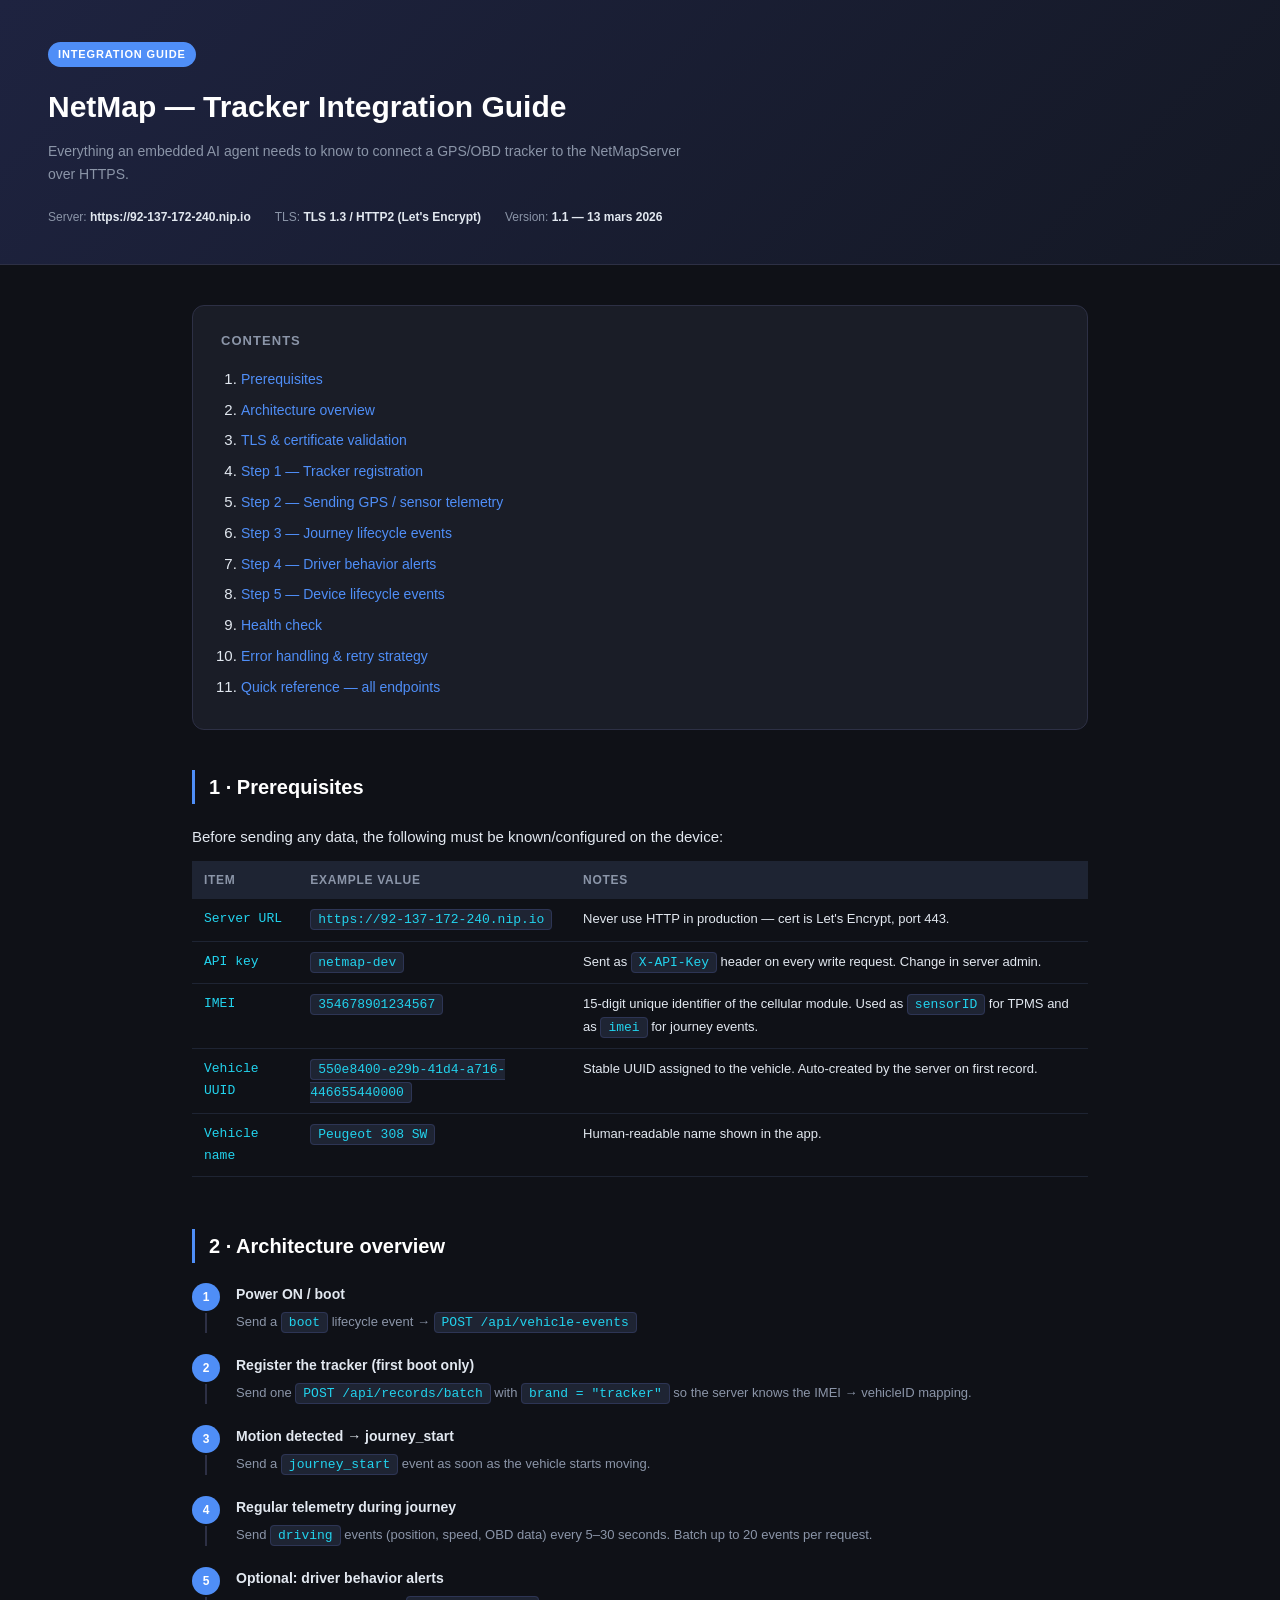
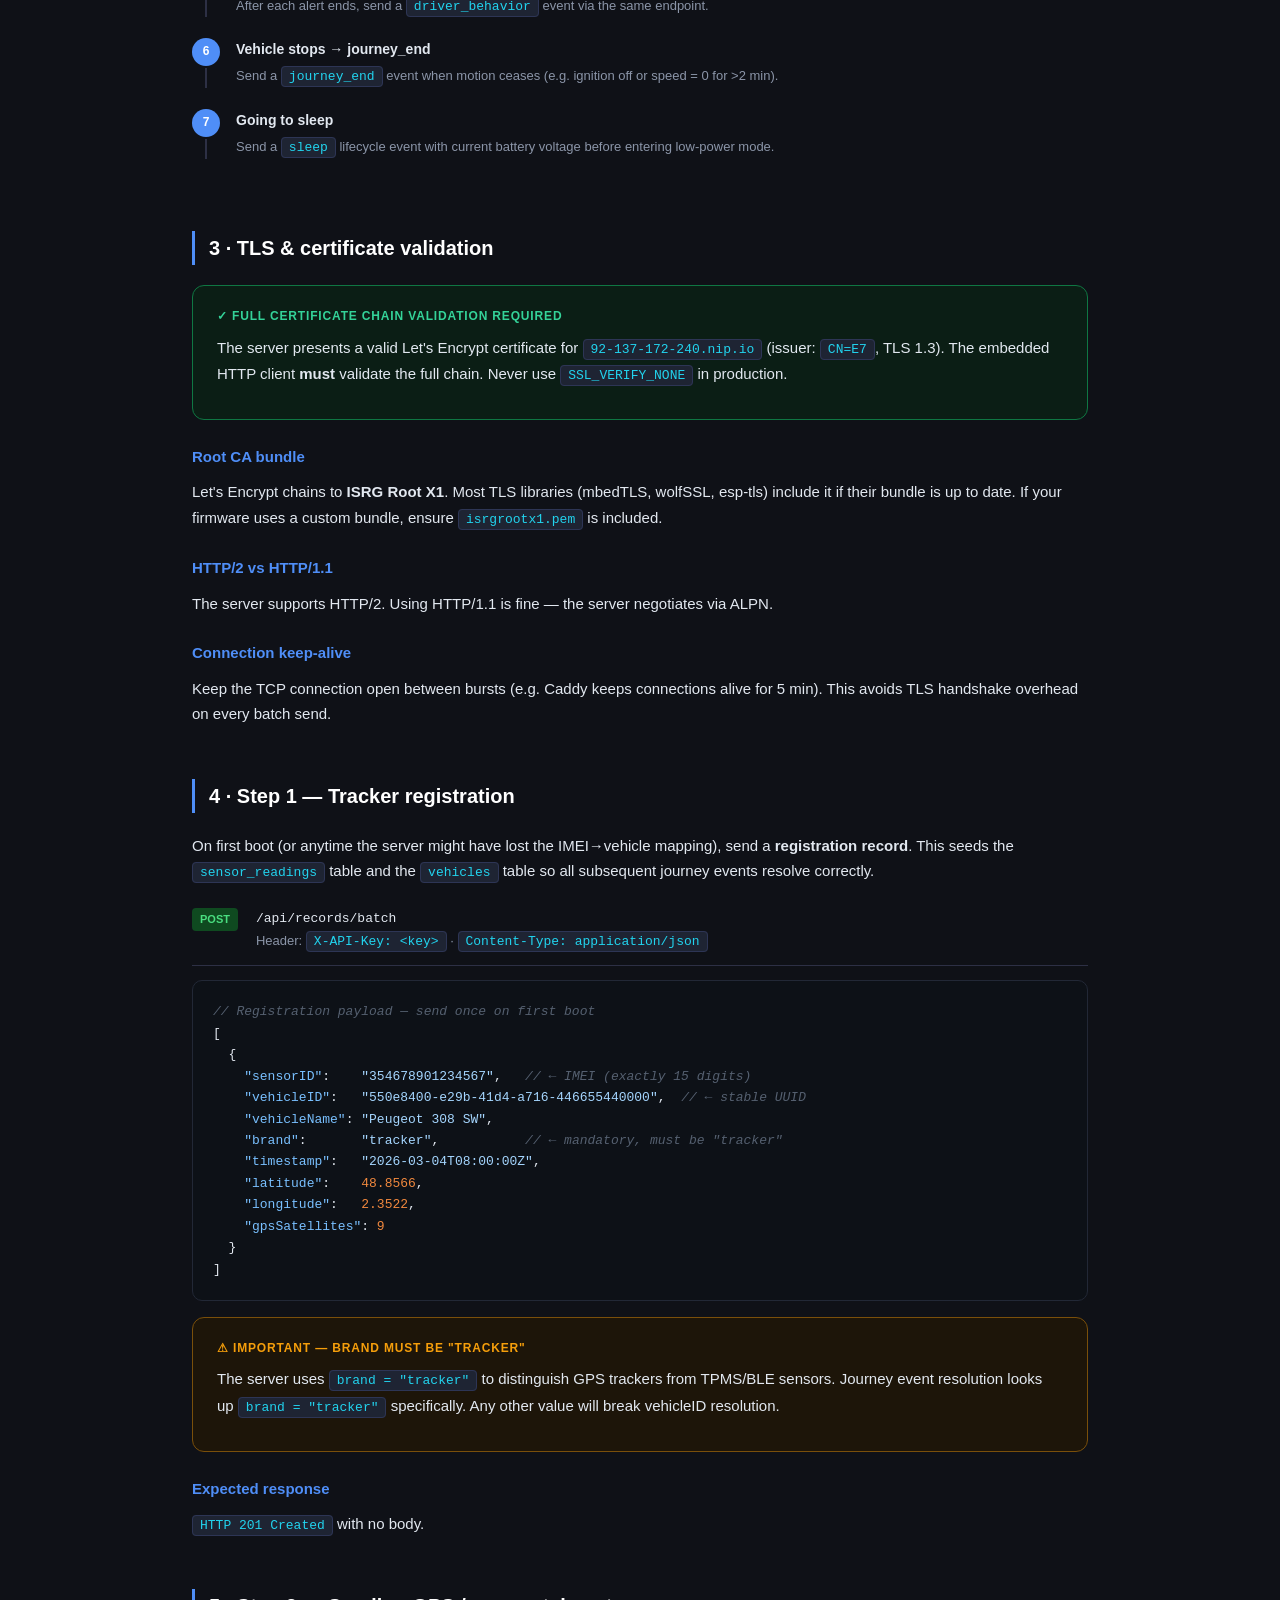
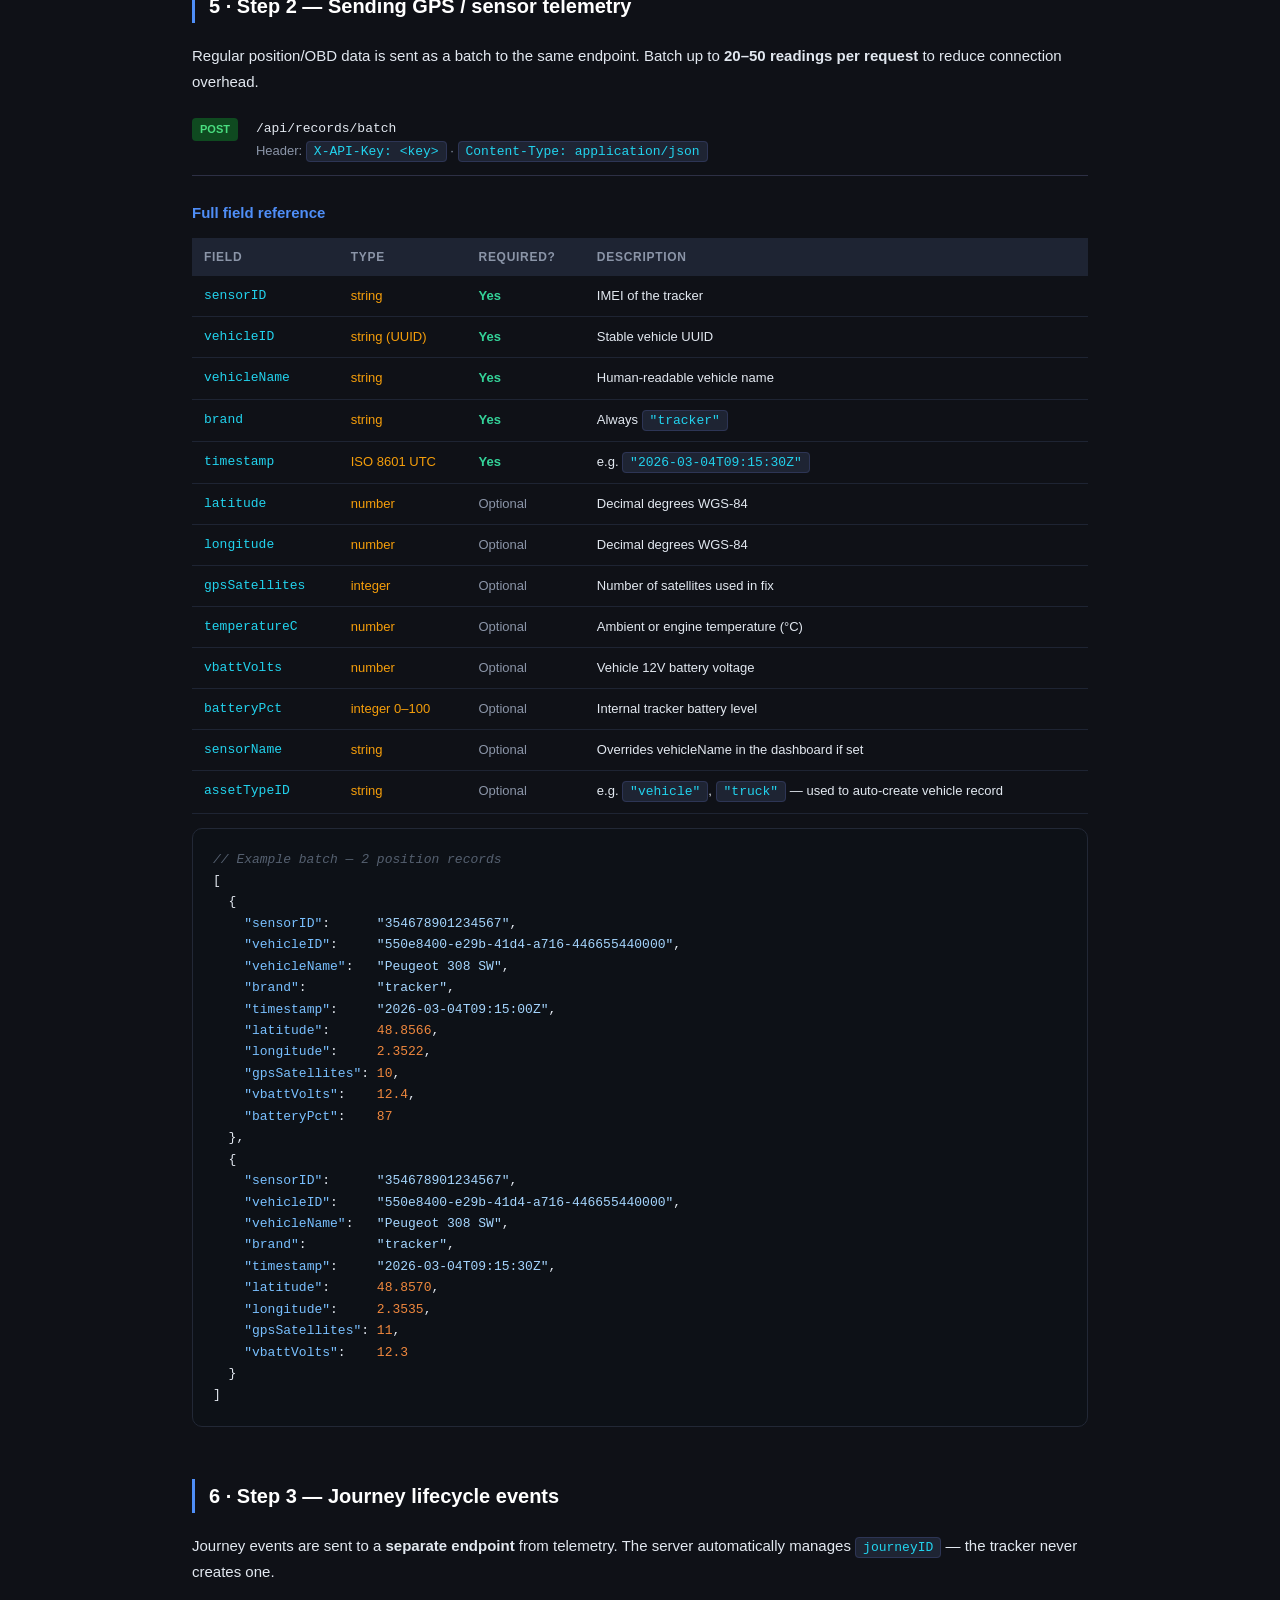
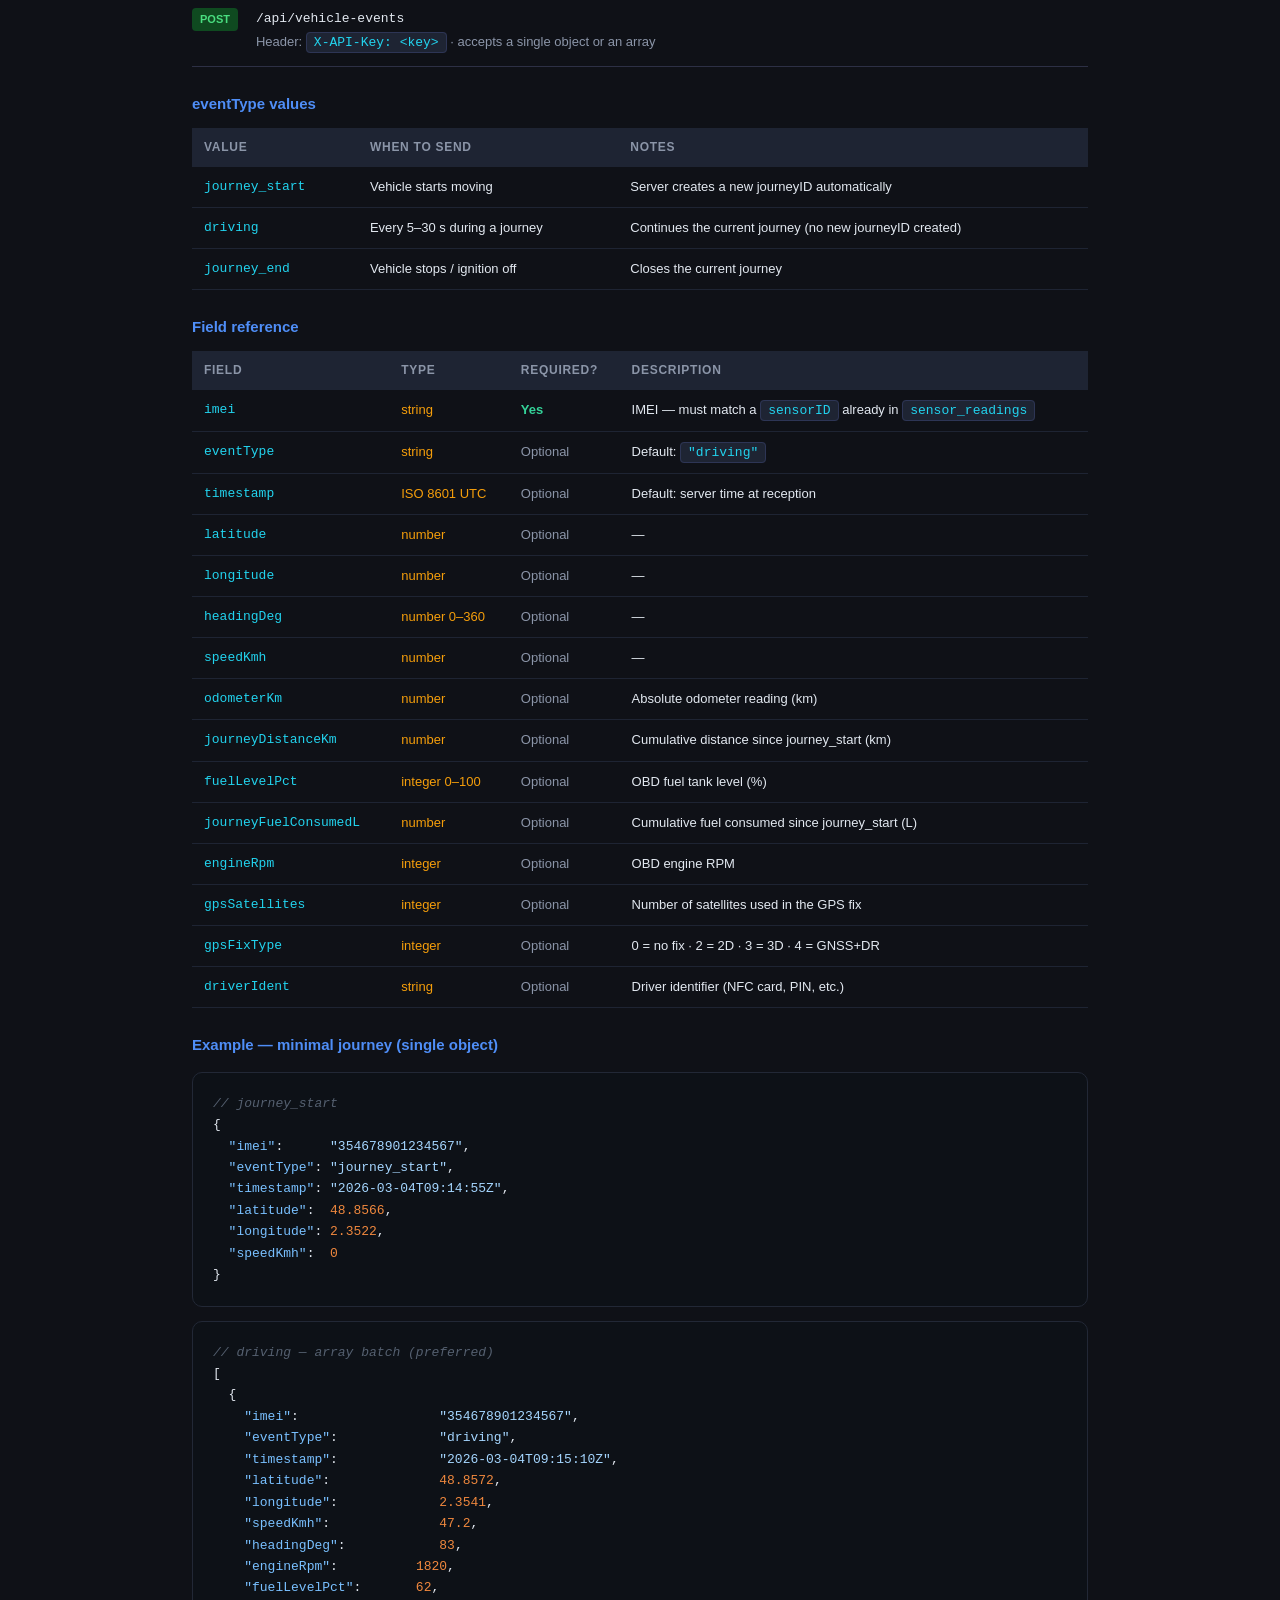
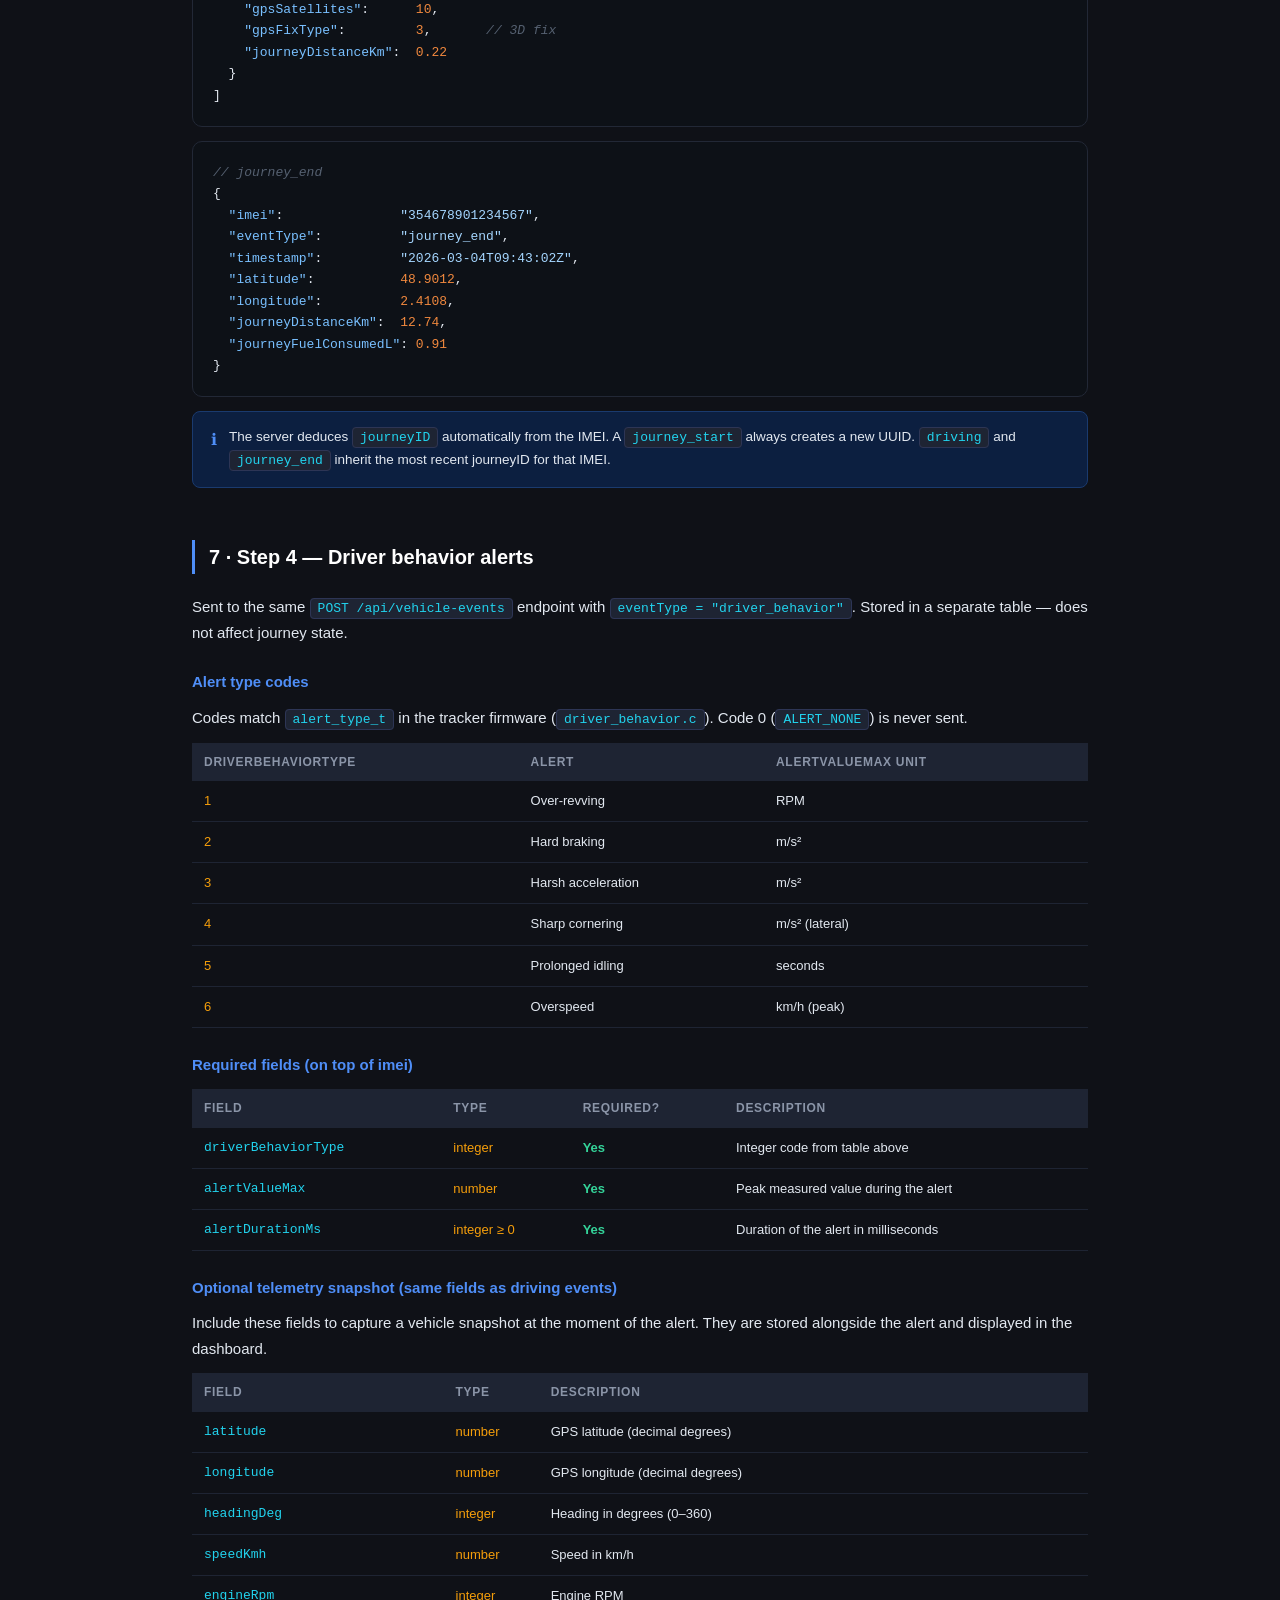
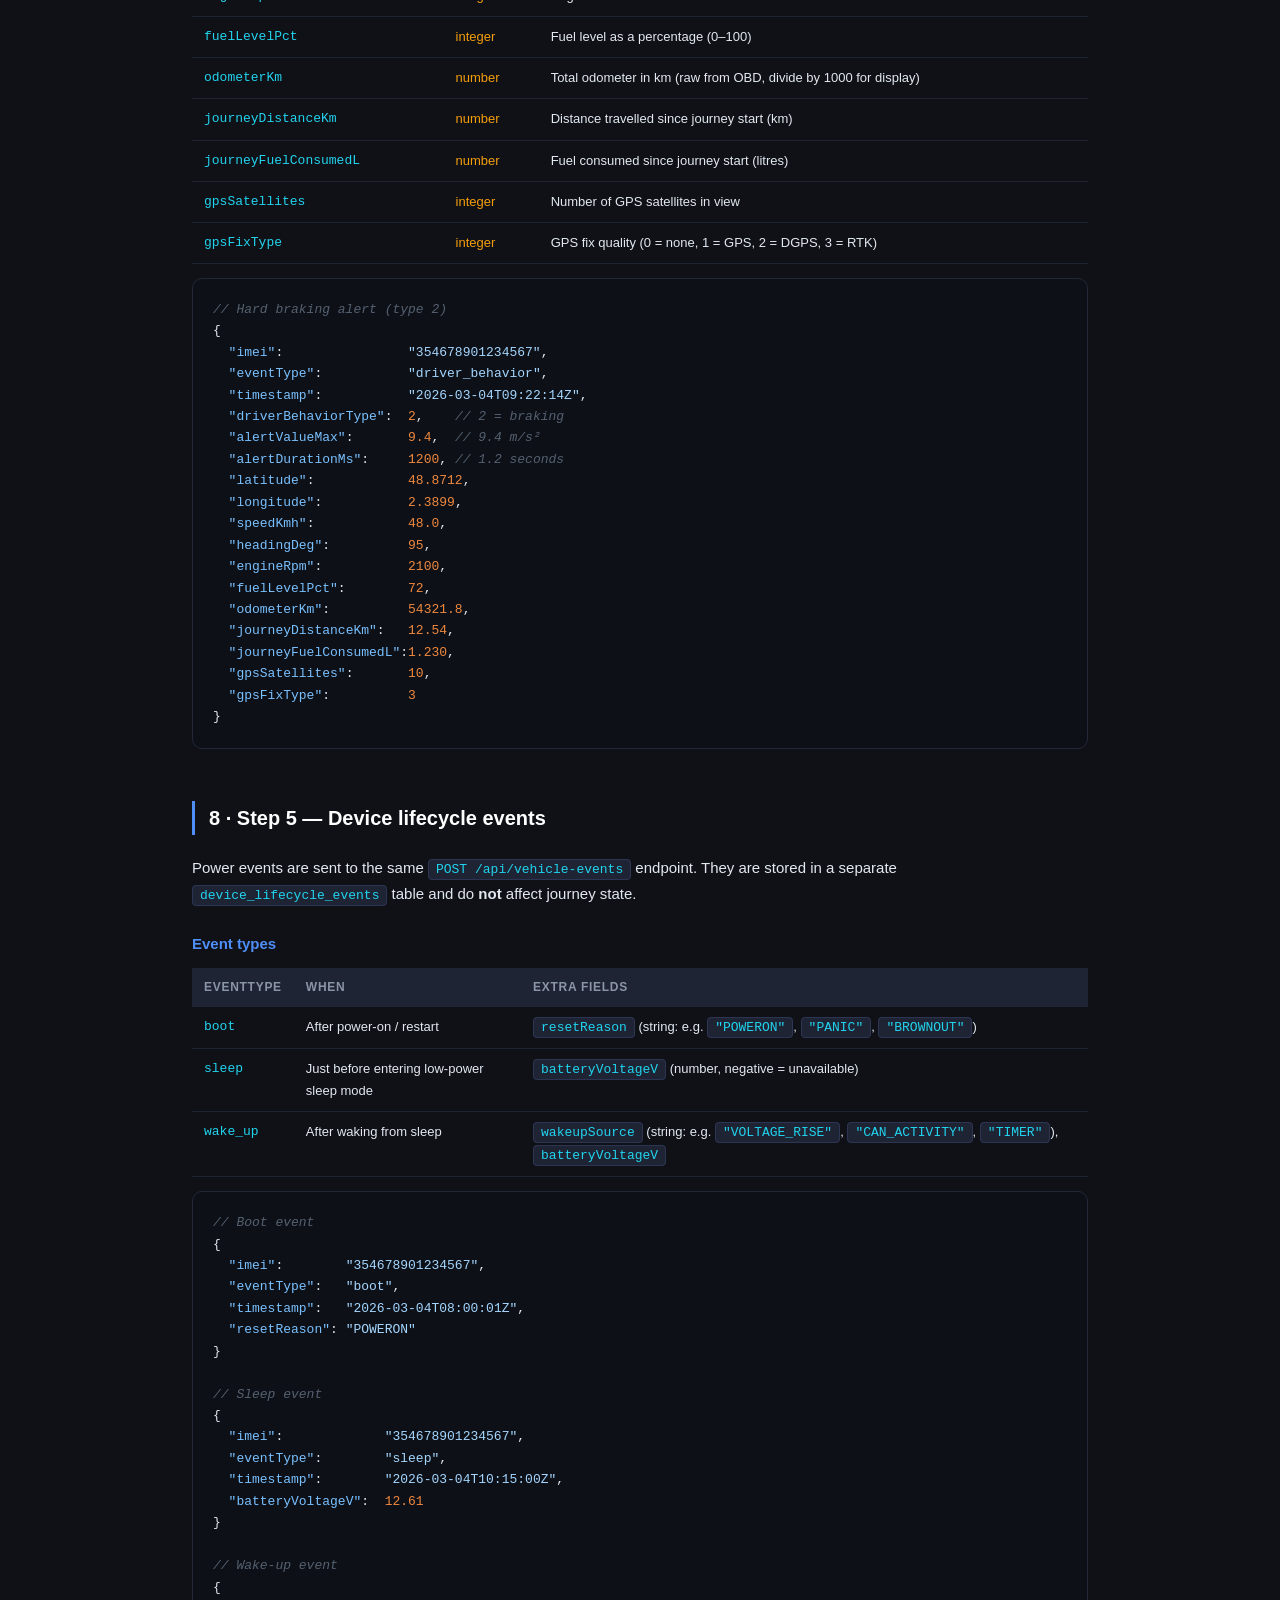
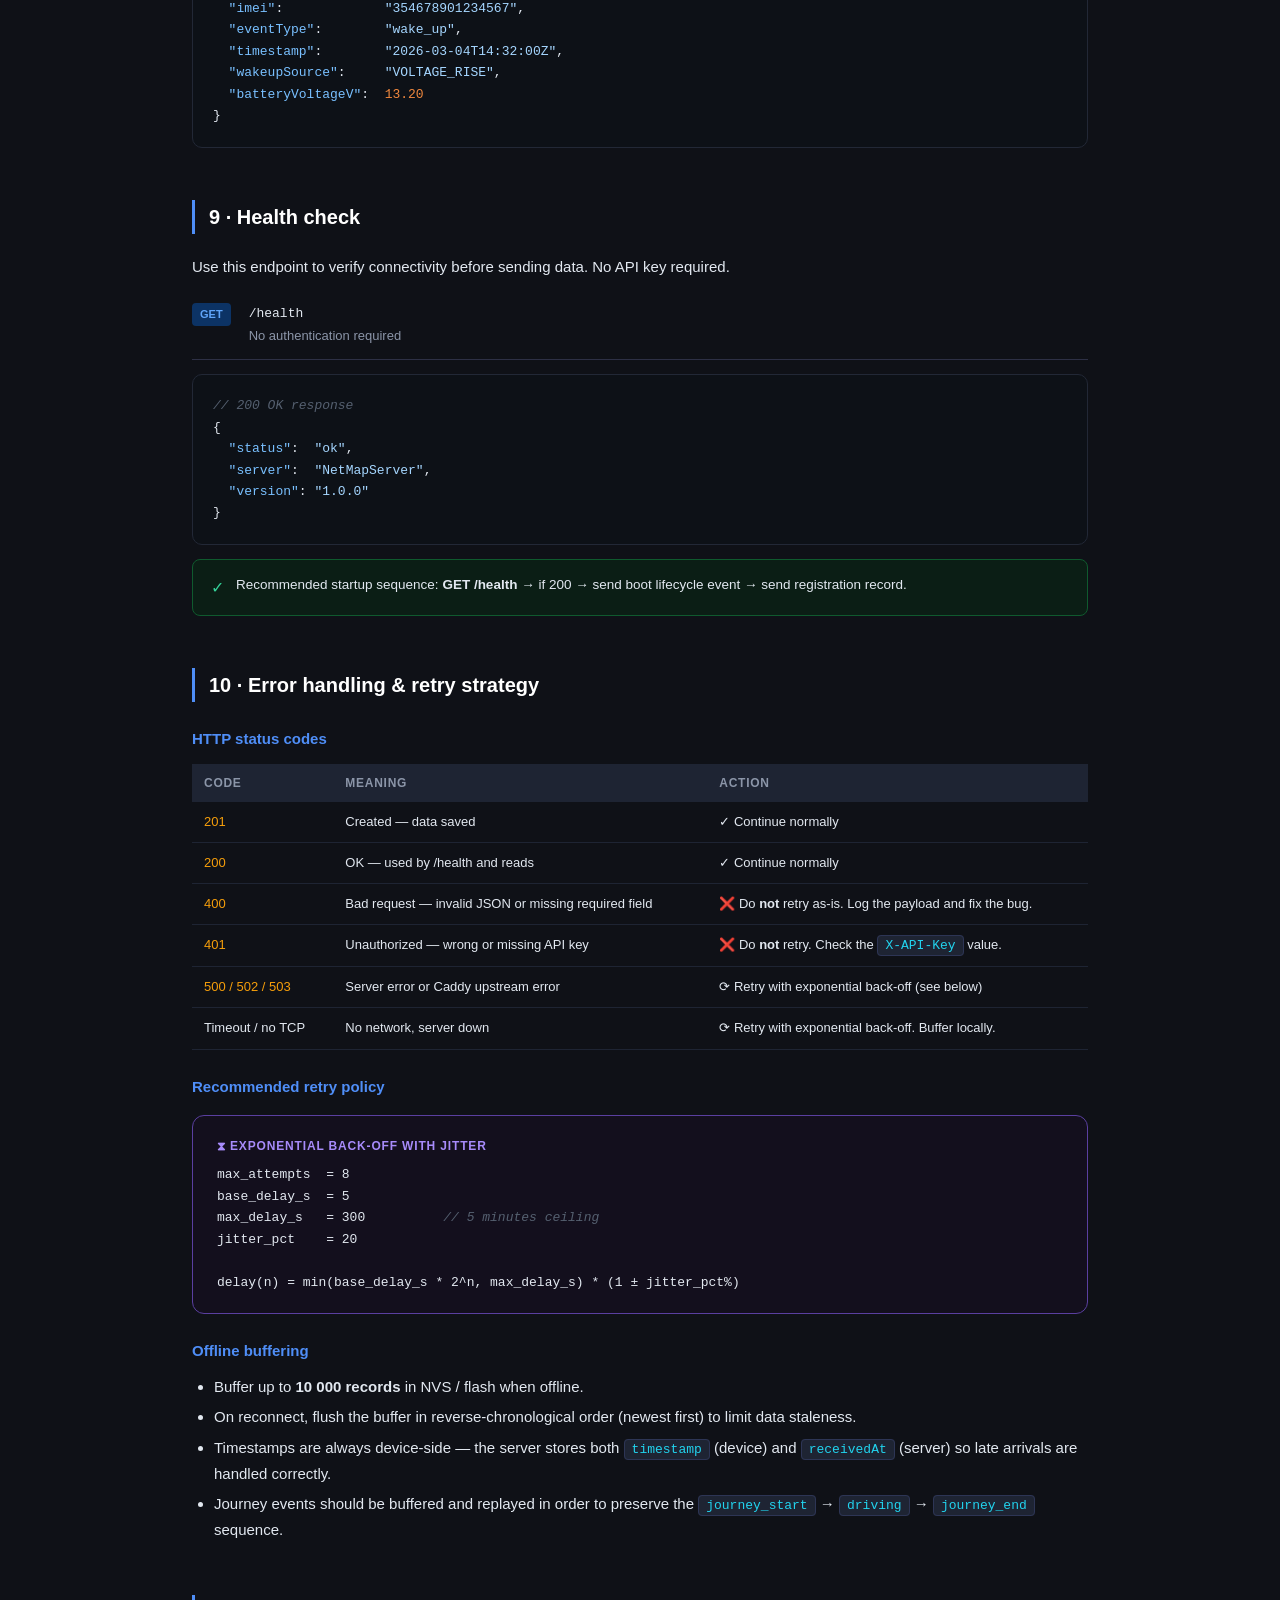
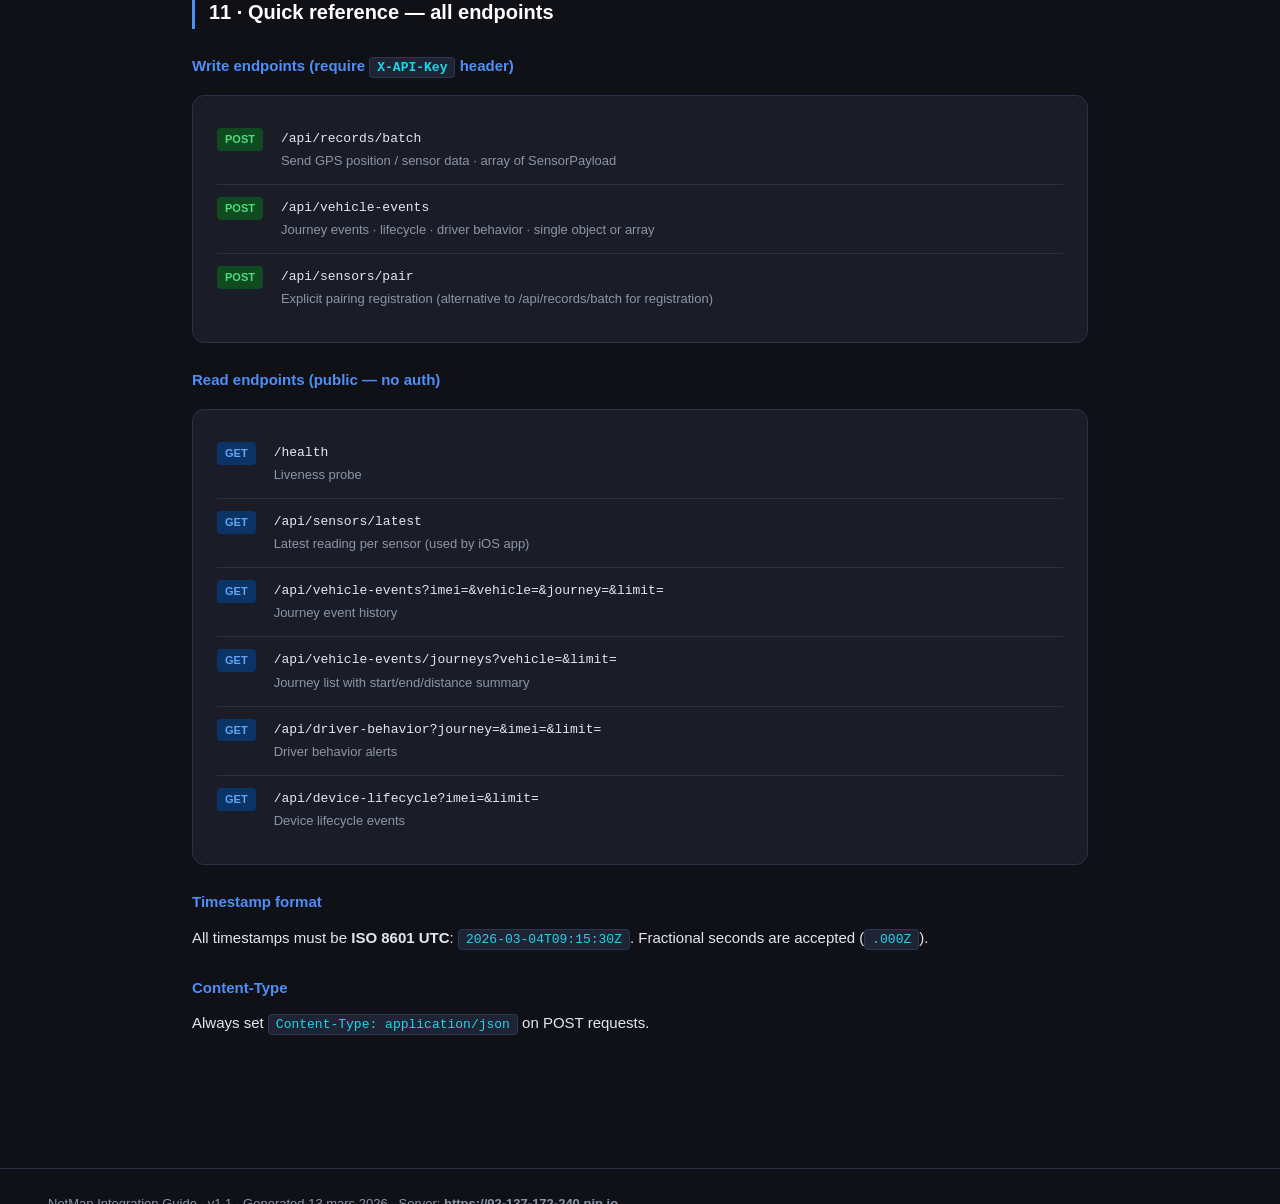
<file: NetMapServer/Doc/tracker_integration_guide.html>
<!DOCTYPE html>
<html lang="en">
<head>
  <meta charset="UTF-8">
  <meta name="viewport" content="width=device-width, initial-scale=1.0">
  <title>NetMap — Tracker Integration Guide</title>
  <style>
    :root {
      --bg:       #0f1117;
      --card:     #1a1d27;
      --border:   #2d3045;
      --accent:   #4f8ef7;
      --green:    #34d399;
      --orange:   #f59e0b;
      --red:      #f87171;
      --purple:   #a78bfa;
      --cyan:     #22d3ee;
      --text:     #e2e8f0;
      --muted:    #8b95a8;
      --code-bg:  #0d1117;
    }
    * { box-sizing: border-box; margin: 0; padding: 0; }
    body {
      background: var(--bg); color: var(--text);
      font-family: -apple-system, BlinkMacSystemFont, 'Segoe UI', sans-serif;
      font-size: 15px; line-height: 1.7;
    }

    /* ── Header ── */
    header {
      background: linear-gradient(135deg, #1e2340 0%, #141824 100%);
      border-bottom: 1px solid var(--border);
      padding: 40px 48px 36px;
    }
    header .badge {
      display: inline-block; background: var(--accent); color: #fff;
      font-size: 11px; font-weight: 700; letter-spacing: .08em;
      padding: 3px 10px; border-radius: 20px; text-transform: uppercase; margin-bottom: 14px;
    }
    header h1 { font-size: 30px; font-weight: 700; color: #fff; }
    header p  { color: var(--muted); margin-top: 8px; font-size: 14px; max-width: 640px; }
    header .meta { display:flex; gap:24px; margin-top:20px; flex-wrap:wrap; }
    header .meta span { font-size: 12px; color: var(--muted); }
    header .meta strong { color: var(--text); }

    /* ── Layout ── */
    .container { max-width: 960px; margin: 0 auto; padding: 40px 32px 80px; }

    /* ── TOC ── */
    nav.toc {
      background: var(--card); border: 1px solid var(--border);
      border-radius: 12px; padding: 24px 28px; margin-bottom: 40px;
    }
    nav.toc h2 { font-size: 13px; font-weight: 700; color: var(--muted); text-transform: uppercase;
                 letter-spacing: .08em; margin-bottom: 14px; }
    nav.toc ol { padding-left: 20px; }
    nav.toc li { margin: 5px 0; }
    nav.toc a  { color: var(--accent); text-decoration: none; font-size: 14px; }
    nav.toc a:hover { text-decoration: underline; }

    /* ── Sections ── */
    section { margin-bottom: 52px; }
    section h2 {
      font-size: 20px; font-weight: 700; color: #fff;
      border-left: 3px solid var(--accent); padding-left: 14px;
      margin-bottom: 20px; scroll-margin-top: 24px;
    }
    section h3 { font-size: 15px; font-weight: 700; color: var(--accent);
                 margin: 24px 0 10px; }
    section p  { color: var(--text); margin-bottom: 12px; }
    section ul, section ol { padding-left: 22px; margin-bottom: 12px; }
    section li { margin: 5px 0; color: var(--text); }

    /* ── Cards ── */
    .card {
      background: var(--card); border: 1px solid var(--border);
      border-radius: 12px; padding: 20px 24px; margin: 16px 0;
    }
    .card.green  { border-color: #0f7743; background: #0b1e15; }
    .card.orange { border-color: #7a4f0a; background: #1d1509; }
    .card.red    { border-color: #7a1f1f; background: #1d0d0d; }
    .card.purple { border-color: #5a3fa0; background: #130f1d; }
    .card-title { font-size: 12px; font-weight: 700; text-transform: uppercase;
                  letter-spacing: .07em; margin-bottom: 8px; }
    .card.green  .card-title { color: var(--green); }
    .card.orange .card-title { color: var(--orange); }
    .card.red    .card-title { color: var(--red); }
    .card.purple .card-title { color: var(--purple); }

    /* ── Code blocks ── */
    pre {
      background: var(--code-bg); border: 1px solid #222836;
      border-radius: 10px; padding: 20px; overflow-x: auto;
      font-family: 'JetBrains Mono', 'Fira Code', 'SF Mono', monospace;
      font-size: 13px; line-height: 1.65; margin: 14px 0;
    }
    code { font-family: inherit; }
    /* JSON syntax highlight */
    .k  { color: #79c0ff; }   /* key */
    .s  { color: #a5d6ff; }   /* string value */
    .n  { color: #f0883e; }   /* number */
    .b  { color: var(--purple); }   /* bool */
    .nl { color: var(--muted); }    /* null */
    .cm { color: #556070; font-style: italic; } /* comment */

    /* ── Inline code ── */
    code.inline {
      background: #1e2433; border: 1px solid #2d3555;
      border-radius: 4px; padding: 2px 7px; font-size: 13px;
      font-family: 'JetBrains Mono', 'Fira Code', monospace;
      color: var(--cyan);
    }

    /* ── Method badges ── */
    .method {
      display: inline-block; font-size: 11px; font-weight: 700;
      padding: 2px 8px; border-radius: 4px; margin-right: 6px;
    }
    .post   { background: #0f4a20; color: #4ade80; }
    .get    { background: #0c3365; color: #60a5fa; }
    .delete { background: #4a0f0f; color: #f87171; }

    /* ── Endpoint rows ── */
    .endpoint {
      display:flex; align-items:flex-start; gap:12px;
      border-bottom: 1px solid var(--border); padding: 12px 0;
    }
    .endpoint:last-child { border-bottom: none; }
    .endpoint .path { font-family: monospace; color: var(--text); font-size: 13px; }
    .endpoint .desc { color: var(--muted); font-size: 13px; }

    /* ── Field table ── */
    table { width: 100%; border-collapse: collapse; margin: 12px 0; font-size: 13px; }
    th { background: #1e2433; color: var(--muted); text-align: left;
         padding: 9px 12px; font-size: 12px; text-transform: uppercase; letter-spacing:.06em; }
    td { padding: 9px 12px; border-bottom: 1px solid #1e2433; vertical-align: top; }
    td.field { font-family: monospace; color: var(--cyan); }
    td.type  { color: var(--orange); }
    td.req   { color: var(--green); font-weight: 600; }
    td.opt   { color: var(--muted); }
    td.desc  { color: var(--text); }
    tr:hover td { background: #171c2a; }

    /* ── Flow diagram ── */
    .flow {
      display: flex; flex-direction: column; gap: 0; margin: 20px 0;
    }
    .flow-step {
      display: flex; align-items: flex-start; gap: 16px;
    }
    .flow-left {
      display: flex; flex-direction: column; align-items: center;
    }
    .flow-dot {
      width: 28px; height: 28px; border-radius: 50%; background: var(--accent);
      display: flex; align-items: center; justify-content: center;
      font-size: 12px; font-weight: 700; color: #fff; flex-shrink: 0;
    }
    .flow-line {
      width: 2px; background: var(--border); flex: 1; min-height: 20px; margin: 2px 0;
    }
    .flow-body { padding-bottom: 20px; flex: 1; }
    .flow-title { font-weight: 700; color: var(--text); font-size: 14px; margin-bottom: 4px; }
    .flow-sub   { color: var(--muted); font-size: 13px; }

    /* ── Alert / info boxes ── */
    .info, .warn, .tip {
      border-radius: 8px; padding: 14px 18px; margin: 14px 0;
      font-size: 13.5px; display: flex; gap: 12px; align-items: flex-start;
    }
    .info { background: #0c1f40; border: 1px solid #1a3a6e; }
    .warn { background: #1d1509; border: 1px solid #7a4f0a; }
    .tip  { background: #0b1e15; border: 1px solid #0f5a2e; }
    .info .icon { color: var(--accent); font-size: 16px; }
    .warn .icon { color: var(--orange); font-size: 16px; }
    .tip  .icon { color: var(--green);  font-size: 16px; }
    .info p, .warn p, .tip p { margin: 0; color: var(--text); }

    /* ── Footer ── */
    footer {
      border-top: 1px solid var(--border);
      padding: 24px 48px; color: var(--muted); font-size: 13px;
    }
  </style>
</head>
<body>

<header>
  <div class="badge">Integration Guide</div>
  <h1>NetMap — Tracker Integration Guide</h1>
  <p>Everything an embedded AI agent needs to know to connect a GPS/OBD tracker to the NetMapServer over HTTPS.</p>
  <div class="meta">
    <span>Server: <strong>https://92-137-172-240.nip.io</strong></span>
    <span>TLS: <strong>TLS 1.3 / HTTP2 (Let's Encrypt)</strong></span>
    <span>Version: <strong>1.1 — 13 mars 2026</strong></span>
  </div>
</header>

<div class="container">

  <!-- TOC -->
  <nav class="toc">
    <h2>Contents</h2>
    <ol>
      <li><a href="#prerequisites">Prerequisites</a></li>
      <li><a href="#overview">Architecture overview</a></li>
      <li><a href="#tls">TLS &amp; certificate validation</a></li>
      <li><a href="#registration">Step 1 — Tracker registration</a></li>
      <li><a href="#telemetry">Step 2 — Sending GPS / sensor telemetry</a></li>
      <li><a href="#journey">Step 3 — Journey lifecycle events</a></li>
      <li><a href="#behavior">Step 4 — Driver behavior alerts</a></li>
      <li><a href="#lifecycle">Step 5 — Device lifecycle events</a></li>
      <li><a href="#health">Health check</a></li>
      <li><a href="#errors">Error handling &amp; retry strategy</a></li>
      <li><a href="#reference">Quick reference — all endpoints</a></li>
    </ol>
  </nav>

  <!-- 1. Prerequisites -->
  <section id="prerequisites">
    <h2>1 · Prerequisites</h2>
    <p>Before sending any data, the following must be known/configured on the device:</p>
    <table>
      <tr><th>Item</th><th>Example value</th><th>Notes</th></tr>
      <tr>
        <td class="field">Server URL</td>
        <td><code class="inline">https://92-137-172-240.nip.io</code></td>
        <td class="desc">Never use HTTP in production — cert is Let's Encrypt, port 443.</td>
      </tr>
      <tr>
        <td class="field">API key</td>
        <td><code class="inline">netmap-dev</code></td>
        <td class="desc">Sent as <code class="inline">X-API-Key</code> header on every write request. Change in server admin.</td>
      </tr>
      <tr>
        <td class="field">IMEI</td>
        <td><code class="inline">354678901234567</code></td>
        <td class="desc">15-digit unique identifier of the cellular module. Used as <code class="inline">sensorID</code> for TPMS and as <code class="inline">imei</code> for journey events.</td>
      </tr>
      <tr>
        <td class="field">Vehicle UUID</td>
        <td><code class="inline">550e8400-e29b-41d4-a716-446655440000</code></td>
        <td class="desc">Stable UUID assigned to the vehicle. Auto-created by the server on first record.</td>
      </tr>
      <tr>
        <td class="field">Vehicle name</td>
        <td><code class="inline">Peugeot 308 SW</code></td>
        <td class="desc">Human-readable name shown in the app.</td>
      </tr>
    </table>
  </section>

  <!-- 2. Architecture -->
  <section id="overview">
    <h2>2 · Architecture overview</h2>

    <div class="flow">
      <div class="flow-step">
        <div class="flow-left">
          <div class="flow-dot">1</div>
          <div class="flow-line"></div>
        </div>
        <div class="flow-body">
          <div class="flow-title">Power ON / boot</div>
          <div class="flow-sub">Send a <code class="inline">boot</code> lifecycle event → <code class="inline">POST /api/vehicle-events</code></div>
        </div>
      </div>
      <div class="flow-step">
        <div class="flow-left">
          <div class="flow-dot">2</div>
          <div class="flow-line"></div>
        </div>
        <div class="flow-body">
          <div class="flow-title">Register the tracker (first boot only)</div>
          <div class="flow-sub">Send one <code class="inline">POST /api/records/batch</code> with <code class="inline">brand = "tracker"</code> so the server knows the IMEI → vehicleID mapping.</div>
        </div>
      </div>
      <div class="flow-step">
        <div class="flow-left">
          <div class="flow-dot">3</div>
          <div class="flow-line"></div>
        </div>
        <div class="flow-body">
          <div class="flow-title">Motion detected → journey_start</div>
          <div class="flow-sub">Send a <code class="inline">journey_start</code> event as soon as the vehicle starts moving.</div>
        </div>
      </div>
      <div class="flow-step">
        <div class="flow-left">
          <div class="flow-dot">4</div>
          <div class="flow-line"></div>
        </div>
        <div class="flow-body">
          <div class="flow-title">Regular telemetry during journey</div>
          <div class="flow-sub">Send <code class="inline">driving</code> events (position, speed, OBD data) every 5–30 seconds. Batch up to 20 events per request.</div>
        </div>
      </div>
      <div class="flow-step">
        <div class="flow-left">
          <div class="flow-dot">5</div>
          <div class="flow-line"></div>
        </div>
        <div class="flow-body">
          <div class="flow-title">Optional: driver behavior alerts</div>
          <div class="flow-sub">After each alert ends, send a <code class="inline">driver_behavior</code> event via the same endpoint.</div>
        </div>
      </div>
      <div class="flow-step">
        <div class="flow-left">
          <div class="flow-dot">6</div>
          <div class="flow-line"></div>
        </div>
        <div class="flow-body">
          <div class="flow-title">Vehicle stops → journey_end</div>
          <div class="flow-sub">Send a <code class="inline">journey_end</code> event when motion ceases (e.g. ignition off or speed = 0 for &gt;2 min).</div>
        </div>
      </div>
      <div class="flow-step">
        <div class="flow-left">
          <div class="flow-dot">7</div>
          <div class="flow-line"></div>
        </div>
        <div class="flow-body">
          <div class="flow-title">Going to sleep</div>
          <div class="flow-sub">Send a <code class="inline">sleep</code> lifecycle event with current battery voltage before entering low-power mode.</div>
        </div>
      </div>
    </div>
  </section>

  <!-- 3. TLS -->
  <section id="tls">
    <h2>3 · TLS &amp; certificate validation</h2>

    <div class="card green">
      <div class="card-title">✓ Full certificate chain validation required</div>
      <p>The server presents a valid Let's Encrypt certificate for <code class="inline">92-137-172-240.nip.io</code> (issuer: <code class="inline">CN=E7</code>, TLS 1.3).
      The embedded HTTP client <strong>must</strong> validate the full chain. Never use <code class="inline">SSL_VERIFY_NONE</code> in production.</p>
    </div>

    <h3>Root CA bundle</h3>
    <p>Let's Encrypt chains to <strong>ISRG Root X1</strong>. Most TLS libraries (mbedTLS, wolfSSL, esp-tls) include it if their bundle is up to date.
    If your firmware uses a custom bundle, ensure <code class="inline">isrgrootx1.pem</code> is included.</p>

    <h3>HTTP/2 vs HTTP/1.1</h3>
    <p>The server supports HTTP/2. Using HTTP/1.1 is fine — the server negotiates via ALPN.</p>

    <h3>Connection keep-alive</h3>
    <p>Keep the TCP connection open between bursts (e.g. Caddy keeps connections alive for 5 min). This avoids TLS handshake overhead on every batch send.</p>
  </section>

  <!-- 4. Registration -->
  <section id="registration">
    <h2>4 · Step 1 — Tracker registration</h2>

    <p>On first boot (or anytime the server might have lost the IMEI→vehicle mapping),
    send a <strong>registration record</strong>. This seeds the <code class="inline">sensor_readings</code> table and the <code class="inline">vehicles</code> table so all subsequent journey events resolve correctly.</p>

    <div class="endpoint">
      <span class="method post">POST</span>
      <div>
        <div class="path">/api/records/batch</div>
        <div class="desc">Header: <code class="inline">X-API-Key: &lt;key&gt;</code> · <code class="inline">Content-Type: application/json</code></div>
      </div>
    </div>

    <pre><code><span class="cm">// Registration payload — send once on first boot</span>
[
  {
    <span class="k">"sensorID"</span>:    <span class="s">"354678901234567"</span>,   <span class="cm">// ← IMEI (exactly 15 digits)</span>
    <span class="k">"vehicleID"</span>:   <span class="s">"550e8400-e29b-41d4-a716-446655440000"</span>,  <span class="cm">// ← stable UUID</span>
    <span class="k">"vehicleName"</span>: <span class="s">"Peugeot 308 SW"</span>,
    <span class="k">"brand"</span>:       <span class="s">"tracker"</span>,           <span class="cm">// ← mandatory, must be "tracker"</span>
    <span class="k">"timestamp"</span>:   <span class="s">"2026-03-04T08:00:00Z"</span>,
    <span class="k">"latitude"</span>:    <span class="n">48.8566</span>,
    <span class="k">"longitude"</span>:   <span class="n">2.3522</span>,
    <span class="k">"gpsSatellites"</span>: <span class="n">9</span>
  }
]</code></pre>

    <div class="card orange">
      <div class="card-title">⚠ Important — brand must be "tracker"</div>
      <p>The server uses <code class="inline">brand = "tracker"</code> to distinguish GPS trackers from TPMS/BLE sensors.
      Journey event resolution looks up <code class="inline">brand = "tracker"</code> specifically. Any other value will break vehicleID resolution.</p>
    </div>

    <h3>Expected response</h3>
    <p><code class="inline">HTTP 201 Created</code> with no body.</p>
  </section>

  <!-- 5. Telemetry -->
  <section id="telemetry">
    <h2>5 · Step 2 — Sending GPS / sensor telemetry</h2>

    <p>Regular position/OBD data is sent as a batch to the same endpoint. Batch up to <strong>20–50 readings per request</strong> to reduce connection overhead.</p>

    <div class="endpoint">
      <span class="method post">POST</span>
      <div>
        <div class="path">/api/records/batch</div>
        <div class="desc">Header: <code class="inline">X-API-Key: &lt;key&gt;</code> · <code class="inline">Content-Type: application/json</code></div>
      </div>
    </div>

    <h3>Full field reference</h3>
    <table>
      <tr>
        <th>Field</th><th>Type</th><th>Required?</th><th>Description</th>
      </tr>
      <tr><td class="field">sensorID</td><td class="type">string</td><td class="req">Yes</td><td class="desc">IMEI of the tracker</td></tr>
      <tr><td class="field">vehicleID</td><td class="type">string (UUID)</td><td class="req">Yes</td><td class="desc">Stable vehicle UUID</td></tr>
      <tr><td class="field">vehicleName</td><td class="type">string</td><td class="req">Yes</td><td class="desc">Human-readable vehicle name</td></tr>
      <tr><td class="field">brand</td><td class="type">string</td><td class="req">Yes</td><td class="desc">Always <code class="inline">"tracker"</code></td></tr>
      <tr><td class="field">timestamp</td><td class="type">ISO 8601 UTC</td><td class="req">Yes</td><td class="desc">e.g. <code class="inline">"2026-03-04T09:15:30Z"</code></td></tr>
      <tr><td class="field">latitude</td><td class="type">number</td><td class="opt">Optional</td><td class="desc">Decimal degrees WGS-84</td></tr>
      <tr><td class="field">longitude</td><td class="type">number</td><td class="opt">Optional</td><td class="desc">Decimal degrees WGS-84</td></tr>
      <tr><td class="field">gpsSatellites</td><td class="type">integer</td><td class="opt">Optional</td><td class="desc">Number of satellites used in fix</td></tr>
      <tr><td class="field">temperatureC</td><td class="type">number</td><td class="opt">Optional</td><td class="desc">Ambient or engine temperature (°C)</td></tr>
      <tr><td class="field">vbattVolts</td><td class="type">number</td><td class="opt">Optional</td><td class="desc">Vehicle 12V battery voltage</td></tr>
      <tr><td class="field">batteryPct</td><td class="type">integer 0–100</td><td class="opt">Optional</td><td class="desc">Internal tracker battery level</td></tr>
      <tr><td class="field">sensorName</td><td class="type">string</td><td class="opt">Optional</td><td class="desc">Overrides vehicleName in the dashboard if set</td></tr>
      <tr><td class="field">assetTypeID</td><td class="type">string</td><td class="opt">Optional</td><td class="desc">e.g. <code class="inline">"vehicle"</code>, <code class="inline">"truck"</code> — used to auto-create vehicle record</td></tr>
    </table>

    <pre><code><span class="cm">// Example batch — 2 position records</span>
[
  {
    <span class="k">"sensorID"</span>:      <span class="s">"354678901234567"</span>,
    <span class="k">"vehicleID"</span>:     <span class="s">"550e8400-e29b-41d4-a716-446655440000"</span>,
    <span class="k">"vehicleName"</span>:   <span class="s">"Peugeot 308 SW"</span>,
    <span class="k">"brand"</span>:         <span class="s">"tracker"</span>,
    <span class="k">"timestamp"</span>:     <span class="s">"2026-03-04T09:15:00Z"</span>,
    <span class="k">"latitude"</span>:      <span class="n">48.8566</span>,
    <span class="k">"longitude"</span>:     <span class="n">2.3522</span>,
    <span class="k">"gpsSatellites"</span>: <span class="n">10</span>,
    <span class="k">"vbattVolts"</span>:    <span class="n">12.4</span>,
    <span class="k">"batteryPct"</span>:    <span class="n">87</span>
  },
  {
    <span class="k">"sensorID"</span>:      <span class="s">"354678901234567"</span>,
    <span class="k">"vehicleID"</span>:     <span class="s">"550e8400-e29b-41d4-a716-446655440000"</span>,
    <span class="k">"vehicleName"</span>:   <span class="s">"Peugeot 308 SW"</span>,
    <span class="k">"brand"</span>:         <span class="s">"tracker"</span>,
    <span class="k">"timestamp"</span>:     <span class="s">"2026-03-04T09:15:30Z"</span>,
    <span class="k">"latitude"</span>:      <span class="n">48.8570</span>,
    <span class="k">"longitude"</span>:     <span class="n">2.3535</span>,
    <span class="k">"gpsSatellites"</span>: <span class="n">11</span>,
    <span class="k">"vbattVolts"</span>:    <span class="n">12.3</span>
  }
]</code></pre>
  </section>

  <!-- 6. Journey -->
  <section id="journey">
    <h2>6 · Step 3 — Journey lifecycle events</h2>

    <p>Journey events are sent to a <strong>separate endpoint</strong> from telemetry. The server automatically manages <code class="inline">journeyID</code> — the tracker never creates one.</p>

    <div class="endpoint">
      <span class="method post">POST</span>
      <div>
        <div class="path">/api/vehicle-events</div>
        <div class="desc">Header: <code class="inline">X-API-Key: &lt;key&gt;</code> · accepts a single object or an array</div>
      </div>
    </div>

    <h3>eventType values</h3>
    <table>
      <tr><th>Value</th><th>When to send</th><th>Notes</th></tr>
      <tr>
        <td class="field">journey_start</td>
        <td class="desc">Vehicle starts moving</td>
        <td class="desc">Server creates a new journeyID automatically</td>
      </tr>
      <tr>
        <td class="field">driving</td>
        <td class="desc">Every 5–30 s during a journey</td>
        <td class="desc">Continues the current journey (no new journeyID created)</td>
      </tr>
      <tr>
        <td class="field">journey_end</td>
        <td class="desc">Vehicle stops / ignition off</td>
        <td class="desc">Closes the current journey</td>
      </tr>
    </table>

    <h3>Field reference</h3>
    <table>
      <tr><th>Field</th><th>Type</th><th>Required?</th><th>Description</th></tr>
      <tr><td class="field">imei</td><td class="type">string</td><td class="req">Yes</td><td class="desc">IMEI — must match a <code class="inline">sensorID</code> already in <code class="inline">sensor_readings</code></td></tr>
      <tr><td class="field">eventType</td><td class="type">string</td><td class="opt">Optional</td><td class="desc">Default: <code class="inline">"driving"</code></td></tr>
      <tr><td class="field">timestamp</td><td class="type">ISO 8601 UTC</td><td class="opt">Optional</td><td class="desc">Default: server time at reception</td></tr>
      <tr><td class="field">latitude</td><td class="type">number</td><td class="opt">Optional</td><td class="desc">—</td></tr>
      <tr><td class="field">longitude</td><td class="type">number</td><td class="opt">Optional</td><td class="desc">—</td></tr>
      <tr><td class="field">headingDeg</td><td class="type">number 0–360</td><td class="opt">Optional</td><td class="desc">—</td></tr>
      <tr><td class="field">speedKmh</td><td class="type">number</td><td class="opt">Optional</td><td class="desc">—</td></tr>
      <tr><td class="field">odometerKm</td><td class="type">number</td><td class="opt">Optional</td><td class="desc">Absolute odometer reading (km)</td></tr>
      <tr><td class="field">journeyDistanceKm</td><td class="type">number</td><td class="opt">Optional</td><td class="desc">Cumulative distance since journey_start (km)</td></tr>
      <tr><td class="field">fuelLevelPct</td><td class="type">integer 0–100</td><td class="opt">Optional</td><td class="desc">OBD fuel tank level (%)</td></tr>
      <tr><td class="field">journeyFuelConsumedL</td><td class="type">number</td><td class="opt">Optional</td><td class="desc">Cumulative fuel consumed since journey_start (L)</td></tr>
      <tr><td class="field">engineRpm</td><td class="type">integer</td><td class="opt">Optional</td><td class="desc">OBD engine RPM</td></tr>
      <tr><td class="field">gpsSatellites</td><td class="type">integer</td><td class="opt">Optional</td><td class="desc">Number of satellites used in the GPS fix</td></tr>
      <tr><td class="field">gpsFixType</td><td class="type">integer</td><td class="opt">Optional</td><td class="desc">0 = no fix · 2 = 2D · 3 = 3D · 4 = GNSS+DR</td></tr>
      <tr><td class="field">driverIdent</td><td class="type">string</td><td class="opt">Optional</td><td class="desc">Driver identifier (NFC card, PIN, etc.)</td></tr>
    </table>

    <h3>Example — minimal journey (single object)</h3>
    <pre><code><span class="cm">// journey_start</span>
{
  <span class="k">"imei"</span>:      <span class="s">"354678901234567"</span>,
  <span class="k">"eventType"</span>: <span class="s">"journey_start"</span>,
  <span class="k">"timestamp"</span>: <span class="s">"2026-03-04T09:14:55Z"</span>,
  <span class="k">"latitude"</span>:  <span class="n">48.8566</span>,
  <span class="k">"longitude"</span>: <span class="n">2.3522</span>,
  <span class="k">"speedKmh"</span>:  <span class="n">0</span>
}</code></pre>

    <pre><code><span class="cm">// driving — array batch (preferred)</span>
[
  {
    <span class="k">"imei"</span>:                  <span class="s">"354678901234567"</span>,
    <span class="k">"eventType"</span>:             <span class="s">"driving"</span>,
    <span class="k">"timestamp"</span>:             <span class="s">"2026-03-04T09:15:10Z"</span>,
    <span class="k">"latitude"</span>:              <span class="n">48.8572</span>,
    <span class="k">"longitude"</span>:             <span class="n">2.3541</span>,
    <span class="k">"speedKmh"</span>:              <span class="n">47.2</span>,
    <span class="k">"headingDeg"</span>:            <span class="n">83</span>,
    <span class="k">"engineRpm"</span>:          <span class="n">1820</span>,
    <span class="k">"fuelLevelPct"</span>:       <span class="n">62</span>,
    <span class="k">"gpsSatellites"</span>:      <span class="n">10</span>,
    <span class="k">"gpsFixType"</span>:         <span class="n">3</span>,       <span class="cm">// 3D fix</span>
    <span class="k">"journeyDistanceKm"</span>:  <span class="n">0.22</span>
  }
]</code></pre>

    <pre><code><span class="cm">// journey_end</span>
{
  <span class="k">"imei"</span>:               <span class="s">"354678901234567"</span>,
  <span class="k">"eventType"</span>:          <span class="s">"journey_end"</span>,
  <span class="k">"timestamp"</span>:          <span class="s">"2026-03-04T09:43:02Z"</span>,
  <span class="k">"latitude"</span>:           <span class="n">48.9012</span>,
  <span class="k">"longitude"</span>:          <span class="n">2.4108</span>,
  <span class="k">"journeyDistanceKm"</span>:  <span class="n">12.74</span>,
  <span class="k">"journeyFuelConsumedL"</span>: <span class="n">0.91</span>
}</code></pre>

    <div class="info">
      <span class="icon">ℹ</span>
      <p>The server deduces <code class="inline">journeyID</code> automatically from the IMEI. A <code class="inline">journey_start</code> always creates a new UUID. <code class="inline">driving</code> and <code class="inline">journey_end</code> inherit the most recent journeyID for that IMEI.</p>
    </div>
  </section>

  <!-- 7. Driver behavior -->
  <section id="behavior">
    <h2>7 · Step 4 — Driver behavior alerts</h2>

    <p>Sent to the same <code class="inline">POST /api/vehicle-events</code> endpoint with <code class="inline">eventType = "driver_behavior"</code>. Stored in a separate table — does not affect journey state.</p>

    <h3>Alert type codes</h3>
    <p>Codes match <code class="inline">alert_type_t</code> in the tracker firmware (<code class="inline">driver_behavior.c</code>). Code 0 (<code class="inline">ALERT_NONE</code>) is never sent.</p>
    <table>
      <tr><th>driverBehaviorType</th><th>Alert</th><th>alertValueMax unit</th></tr>
      <tr><td class="type">1</td><td>Over-revving</td><td class="desc">RPM</td></tr>
      <tr><td class="type">2</td><td>Hard braking</td><td class="desc">m/s²</td></tr>
      <tr><td class="type">3</td><td>Harsh acceleration</td><td class="desc">m/s²</td></tr>
      <tr><td class="type">4</td><td>Sharp cornering</td><td class="desc">m/s² (lateral)</td></tr>
      <tr><td class="type">5</td><td>Prolonged idling</td><td class="desc">seconds</td></tr>
      <tr><td class="type">6</td><td>Overspeed</td><td class="desc">km/h (peak)</td></tr>
    </table>

    <h3>Required fields (on top of imei)</h3>
    <table>
      <tr><th>Field</th><th>Type</th><th>Required?</th><th>Description</th></tr>
      <tr><td class="field">driverBehaviorType</td><td class="type">integer</td><td class="req">Yes</td><td class="desc">Integer code from table above</td></tr>
      <tr><td class="field">alertValueMax</td><td class="type">number</td><td class="req">Yes</td><td class="desc">Peak measured value during the alert</td></tr>
      <tr><td class="field">alertDurationMs</td><td class="type">integer ≥ 0</td><td class="req">Yes</td><td class="desc">Duration of the alert in milliseconds</td></tr>
    </table>

    <h3>Optional telemetry snapshot (same fields as driving events)</h3>
    <p>Include these fields to capture a vehicle snapshot at the moment of the alert. They are stored alongside the alert and displayed in the dashboard.</p>
    <table>
      <tr><th>Field</th><th>Type</th><th>Description</th></tr>
      <tr><td class="field">latitude</td><td class="type">number</td><td class="desc">GPS latitude (decimal degrees)</td></tr>
      <tr><td class="field">longitude</td><td class="type">number</td><td class="desc">GPS longitude (decimal degrees)</td></tr>
      <tr><td class="field">headingDeg</td><td class="type">integer</td><td class="desc">Heading in degrees (0–360)</td></tr>
      <tr><td class="field">speedKmh</td><td class="type">number</td><td class="desc">Speed in km/h</td></tr>
      <tr><td class="field">engineRpm</td><td class="type">integer</td><td class="desc">Engine RPM</td></tr>
      <tr><td class="field">fuelLevelPct</td><td class="type">integer</td><td class="desc">Fuel level as a percentage (0–100)</td></tr>
      <tr><td class="field">odometerKm</td><td class="type">number</td><td class="desc">Total odometer in km (raw from OBD, divide by 1000 for display)</td></tr>
      <tr><td class="field">journeyDistanceKm</td><td class="type">number</td><td class="desc">Distance travelled since journey start (km)</td></tr>
      <tr><td class="field">journeyFuelConsumedL</td><td class="type">number</td><td class="desc">Fuel consumed since journey start (litres)</td></tr>
      <tr><td class="field">gpsSatellites</td><td class="type">integer</td><td class="desc">Number of GPS satellites in view</td></tr>
      <tr><td class="field">gpsFixType</td><td class="type">integer</td><td class="desc">GPS fix quality (0 = none, 1 = GPS, 2 = DGPS, 3 = RTK)</td></tr>
    </table>

    <pre><code><span class="cm">// Hard braking alert (type 2)</span>
{
  <span class="k">"imei"</span>:                <span class="s">"354678901234567"</span>,
  <span class="k">"eventType"</span>:           <span class="s">"driver_behavior"</span>,
  <span class="k">"timestamp"</span>:           <span class="s">"2026-03-04T09:22:14Z"</span>,
  <span class="k">"driverBehaviorType"</span>:  <span class="n">2</span>,    <span class="cm">// 2 = braking</span>
  <span class="k">"alertValueMax"</span>:       <span class="n">9.4</span>,  <span class="cm">// 9.4 m/s²</span>
  <span class="k">"alertDurationMs"</span>:     <span class="n">1200</span>, <span class="cm">// 1.2 seconds</span>
  <span class="k">"latitude"</span>:            <span class="n">48.8712</span>,
  <span class="k">"longitude"</span>:           <span class="n">2.3899</span>,
  <span class="k">"speedKmh"</span>:            <span class="n">48.0</span>,
  <span class="k">"headingDeg"</span>:          <span class="n">95</span>,
  <span class="k">"engineRpm"</span>:           <span class="n">2100</span>,
  <span class="k">"fuelLevelPct"</span>:        <span class="n">72</span>,
  <span class="k">"odometerKm"</span>:          <span class="n">54321.8</span>,
  <span class="k">"journeyDistanceKm"</span>:   <span class="n">12.54</span>,
  <span class="k">"journeyFuelConsumedL"</span>:<span class="n">1.230</span>,
  <span class="k">"gpsSatellites"</span>:       <span class="n">10</span>,
  <span class="k">"gpsFixType"</span>:          <span class="n">3</span>
}</code></pre>
  </section>

  <!-- 8. Lifecycle -->
  <section id="lifecycle">
    <h2>8 · Step 5 — Device lifecycle events</h2>

    <p>Power events are sent to the same <code class="inline">POST /api/vehicle-events</code> endpoint. They are stored in a separate <code class="inline">device_lifecycle_events</code> table and do <strong>not</strong> affect journey state.</p>

    <h3>Event types</h3>
    <table>
      <tr><th>eventType</th><th>When</th><th>Extra fields</th></tr>
      <tr>
        <td class="field">boot</td>
        <td class="desc">After power-on / restart</td>
        <td class="desc"><code class="inline">resetReason</code> (string: e.g. <code class="inline">"POWERON"</code>, <code class="inline">"PANIC"</code>, <code class="inline">"BROWNOUT"</code>)</td>
      </tr>
      <tr>
        <td class="field">sleep</td>
        <td class="desc">Just before entering low-power sleep mode</td>
        <td class="desc"><code class="inline">batteryVoltageV</code> (number, negative = unavailable)</td>
      </tr>
      <tr>
        <td class="field">wake_up</td>
        <td class="desc">After waking from sleep</td>
        <td class="desc"><code class="inline">wakeupSource</code> (string: e.g. <code class="inline">"VOLTAGE_RISE"</code>, <code class="inline">"CAN_ACTIVITY"</code>, <code class="inline">"TIMER"</code>), <code class="inline">batteryVoltageV</code></td>
      </tr>
    </table>

    <pre><code><span class="cm">// Boot event</span>
{
  <span class="k">"imei"</span>:        <span class="s">"354678901234567"</span>,
  <span class="k">"eventType"</span>:   <span class="s">"boot"</span>,
  <span class="k">"timestamp"</span>:   <span class="s">"2026-03-04T08:00:01Z"</span>,
  <span class="k">"resetReason"</span>: <span class="s">"POWERON"</span>
}

<span class="cm">// Sleep event</span>
{
  <span class="k">"imei"</span>:             <span class="s">"354678901234567"</span>,
  <span class="k">"eventType"</span>:        <span class="s">"sleep"</span>,
  <span class="k">"timestamp"</span>:        <span class="s">"2026-03-04T10:15:00Z"</span>,
  <span class="k">"batteryVoltageV"</span>:  <span class="n">12.61</span>
}

<span class="cm">// Wake-up event</span>
{
  <span class="k">"imei"</span>:             <span class="s">"354678901234567"</span>,
  <span class="k">"eventType"</span>:        <span class="s">"wake_up"</span>,
  <span class="k">"timestamp"</span>:        <span class="s">"2026-03-04T14:32:00Z"</span>,
  <span class="k">"wakeupSource"</span>:     <span class="s">"VOLTAGE_RISE"</span>,
  <span class="k">"batteryVoltageV"</span>:  <span class="n">13.20</span>
}</code></pre>
  </section>

  <!-- 9. Health -->
  <section id="health">
    <h2>9 · Health check</h2>

    <p>Use this endpoint to verify connectivity before sending data. No API key required.</p>

    <div class="endpoint">
      <span class="method get">GET</span>
      <div>
        <div class="path">/health</div>
        <div class="desc">No authentication required</div>
      </div>
    </div>

    <pre><code><span class="cm">// 200 OK response</span>
{
  <span class="k">"status"</span>:  <span class="s">"ok"</span>,
  <span class="k">"server"</span>:  <span class="s">"NetMapServer"</span>,
  <span class="k">"version"</span>: <span class="s">"1.0.0"</span>
}</code></pre>

    <div class="tip">
      <span class="icon">✓</span>
      <p>Recommended startup sequence: <strong>GET /health</strong> → if 200 → send boot lifecycle event → send registration record.</p>
    </div>
  </section>

  <!-- 10. Error handling -->
  <section id="errors">
    <h2>10 · Error handling &amp; retry strategy</h2>

    <h3>HTTP status codes</h3>
    <table>
      <tr><th>Code</th><th>Meaning</th><th>Action</th></tr>
      <tr>
        <td class="type">201</td>
        <td class="desc">Created — data saved</td>
        <td class="desc">✓ Continue normally</td>
      </tr>
      <tr>
        <td class="type">200</td>
        <td class="desc">OK — used by /health and reads</td>
        <td class="desc">✓ Continue normally</td>
      </tr>
      <tr>
        <td class="type">400</td>
        <td class="desc">Bad request — invalid JSON or missing required field</td>
        <td class="desc">❌ Do <strong>not</strong> retry as-is. Log the payload and fix the bug.</td>
      </tr>
      <tr>
        <td class="type">401</td>
        <td class="desc">Unauthorized — wrong or missing API key</td>
        <td class="desc">❌ Do <strong>not</strong> retry. Check the <code class="inline">X-API-Key</code> value.</td>
      </tr>
      <tr>
        <td class="type">500 / 502 / 503</td>
        <td class="desc">Server error or Caddy upstream error</td>
        <td class="desc">⟳ Retry with exponential back-off (see below)</td>
      </tr>
      <tr>
        <td>Timeout / no TCP</td>
        <td class="desc">No network, server down</td>
        <td class="desc">⟳ Retry with exponential back-off. Buffer locally.</td>
      </tr>
    </table>

    <h3>Recommended retry policy</h3>
    <div class="card purple">
      <div class="card-title">⧗ Exponential back-off with jitter</div>
      <pre style="margin:0; background:transparent; border:none; padding:0"><code>max_attempts  = 8
base_delay_s  = 5
max_delay_s   = 300          <span class="cm">// 5 minutes ceiling</span>
jitter_pct    = 20

delay(n) = min(base_delay_s * 2^n, max_delay_s) * (1 ± jitter_pct%)</code></pre>
    </div>

    <h3>Offline buffering</h3>
    <ul>
      <li>Buffer up to <strong>10 000 records</strong> in NVS / flash when offline.</li>
      <li>On reconnect, flush the buffer in reverse-chronological order (newest first) to limit data staleness.</li>
      <li>Timestamps are always device-side — the server stores both <code class="inline">timestamp</code> (device) and <code class="inline">receivedAt</code> (server) so late arrivals are handled correctly.</li>
      <li>Journey events should be buffered and replayed in order to preserve the <code class="inline">journey_start</code> → <code class="inline">driving</code> → <code class="inline">journey_end</code> sequence.</li>
    </ul>
  </section>

  <!-- 11. Reference -->
  <section id="reference">
    <h2>11 · Quick reference — all endpoints</h2>

    <h3>Write endpoints (require <code class="inline">X-API-Key</code> header)</h3>
    <div class="card">
      <div class="endpoint">
        <span class="method post">POST</span>
        <div>
          <div class="path">/api/records/batch</div>
          <div class="desc">Send GPS position / sensor data · array of SensorPayload</div>
        </div>
      </div>
      <div class="endpoint">
        <span class="method post">POST</span>
        <div>
          <div class="path">/api/vehicle-events</div>
          <div class="desc">Journey events · lifecycle · driver behavior · single object or array</div>
        </div>
      </div>
      <div class="endpoint">
        <span class="method post">POST</span>
        <div>
          <div class="path">/api/sensors/pair</div>
          <div class="desc">Explicit pairing registration (alternative to /api/records/batch for registration)</div>
        </div>
      </div>
    </div>

    <h3>Read endpoints (public — no auth)</h3>
    <div class="card">
      <div class="endpoint">
        <span class="method get">GET</span>
        <div>
          <div class="path">/health</div>
          <div class="desc">Liveness probe</div>
        </div>
      </div>
      <div class="endpoint">
        <span class="method get">GET</span>
        <div>
          <div class="path">/api/sensors/latest</div>
          <div class="desc">Latest reading per sensor (used by iOS app)</div>
        </div>
      </div>
      <div class="endpoint">
        <span class="method get">GET</span>
        <div>
          <div class="path">/api/vehicle-events?imei=&amp;vehicle=&amp;journey=&amp;limit=</div>
          <div class="desc">Journey event history</div>
        </div>
      </div>
      <div class="endpoint">
        <span class="method get">GET</span>
        <div>
          <div class="path">/api/vehicle-events/journeys?vehicle=&amp;limit=</div>
          <div class="desc">Journey list with start/end/distance summary</div>
        </div>
      </div>
      <div class="endpoint">
        <span class="method get">GET</span>
        <div>
          <div class="path">/api/driver-behavior?journey=&amp;imei=&amp;limit=</div>
          <div class="desc">Driver behavior alerts</div>
        </div>
      </div>
      <div class="endpoint">
        <span class="method get">GET</span>
        <div>
          <div class="path">/api/device-lifecycle?imei=&amp;limit=</div>
          <div class="desc">Device lifecycle events</div>
        </div>
      </div>
    </div>

    <h3>Timestamp format</h3>
    <p>All timestamps must be <strong>ISO 8601 UTC</strong>: <code class="inline">2026-03-04T09:15:30Z</code>. Fractional seconds are accepted (<code class="inline">.000Z</code>).</p>

    <h3>Content-Type</h3>
    <p>Always set <code class="inline">Content-Type: application/json</code> on POST requests.</p>
  </section>

</div>

<footer>
  NetMap Integration Guide · v1.1 · Generated 13 mars 2026 · Server: <strong>https://92-137-172-240.nip.io</strong>
</footer>

</body>
</html>
</file>
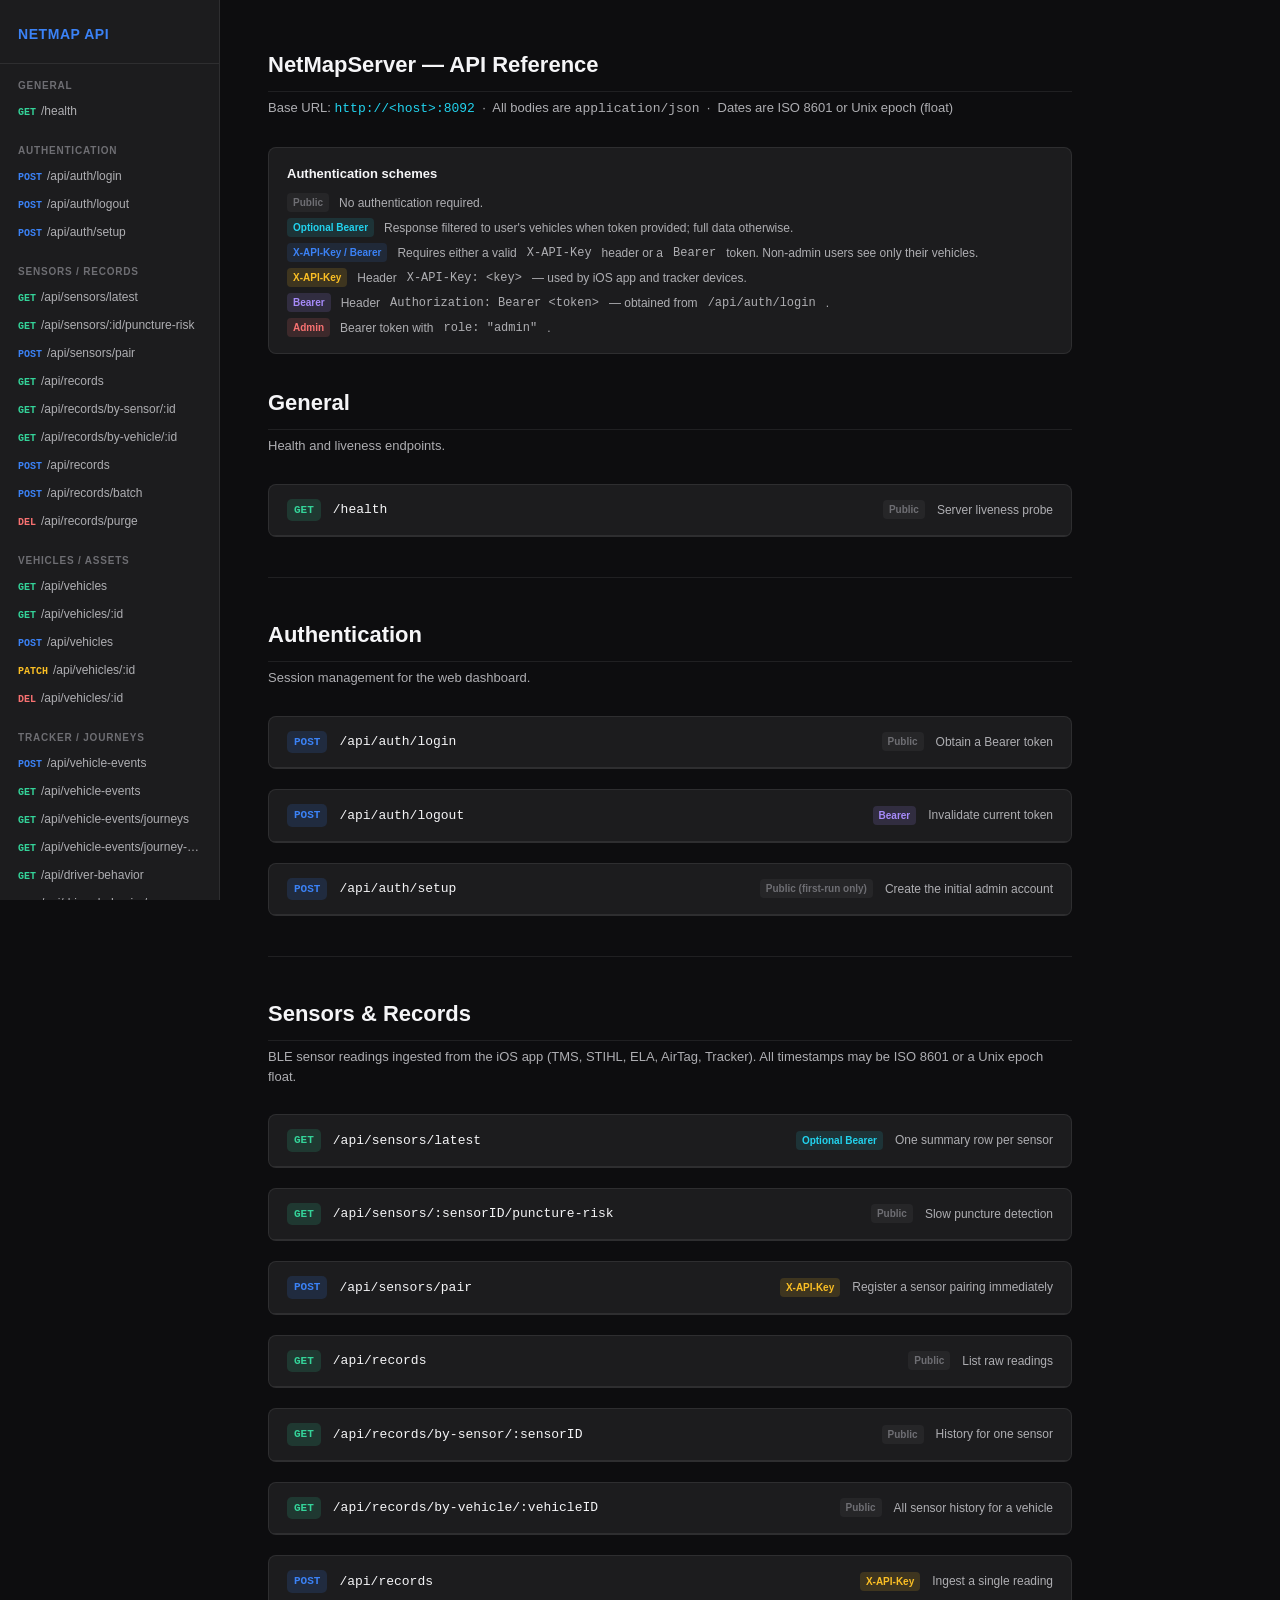
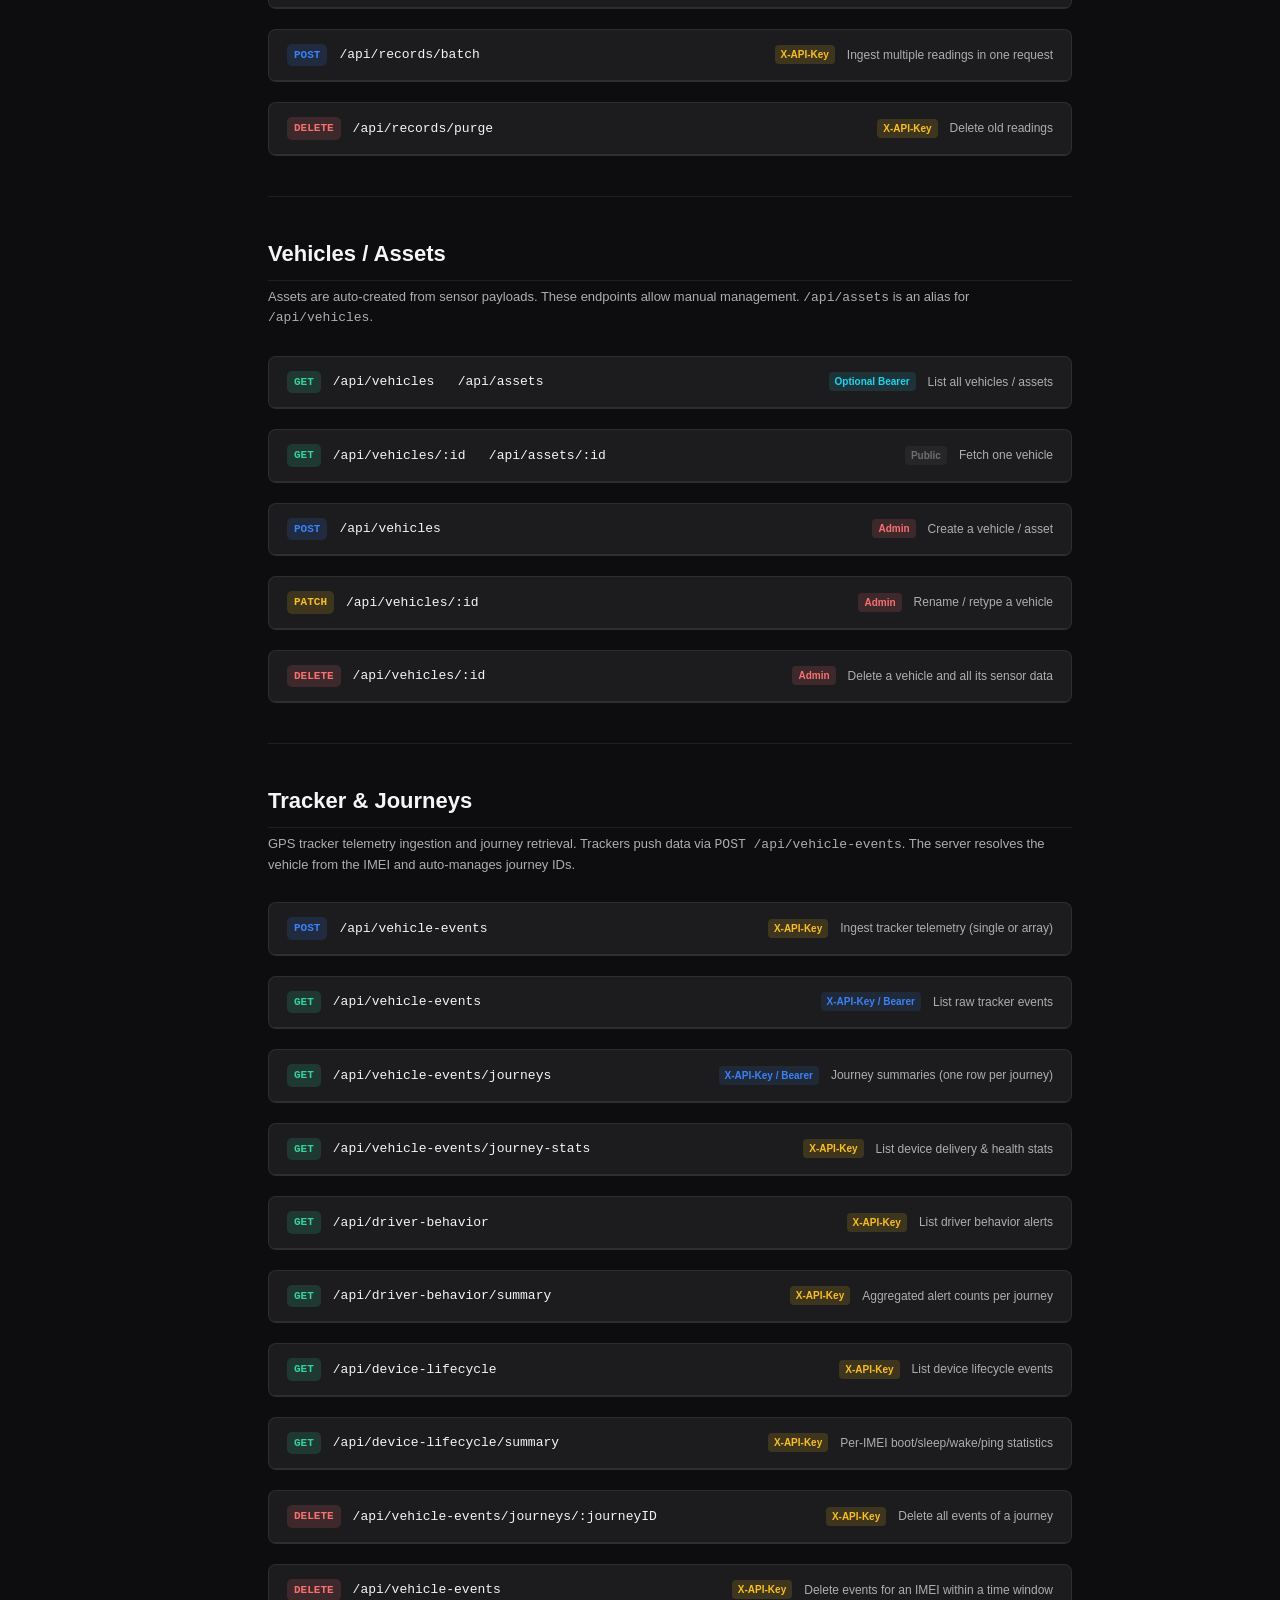
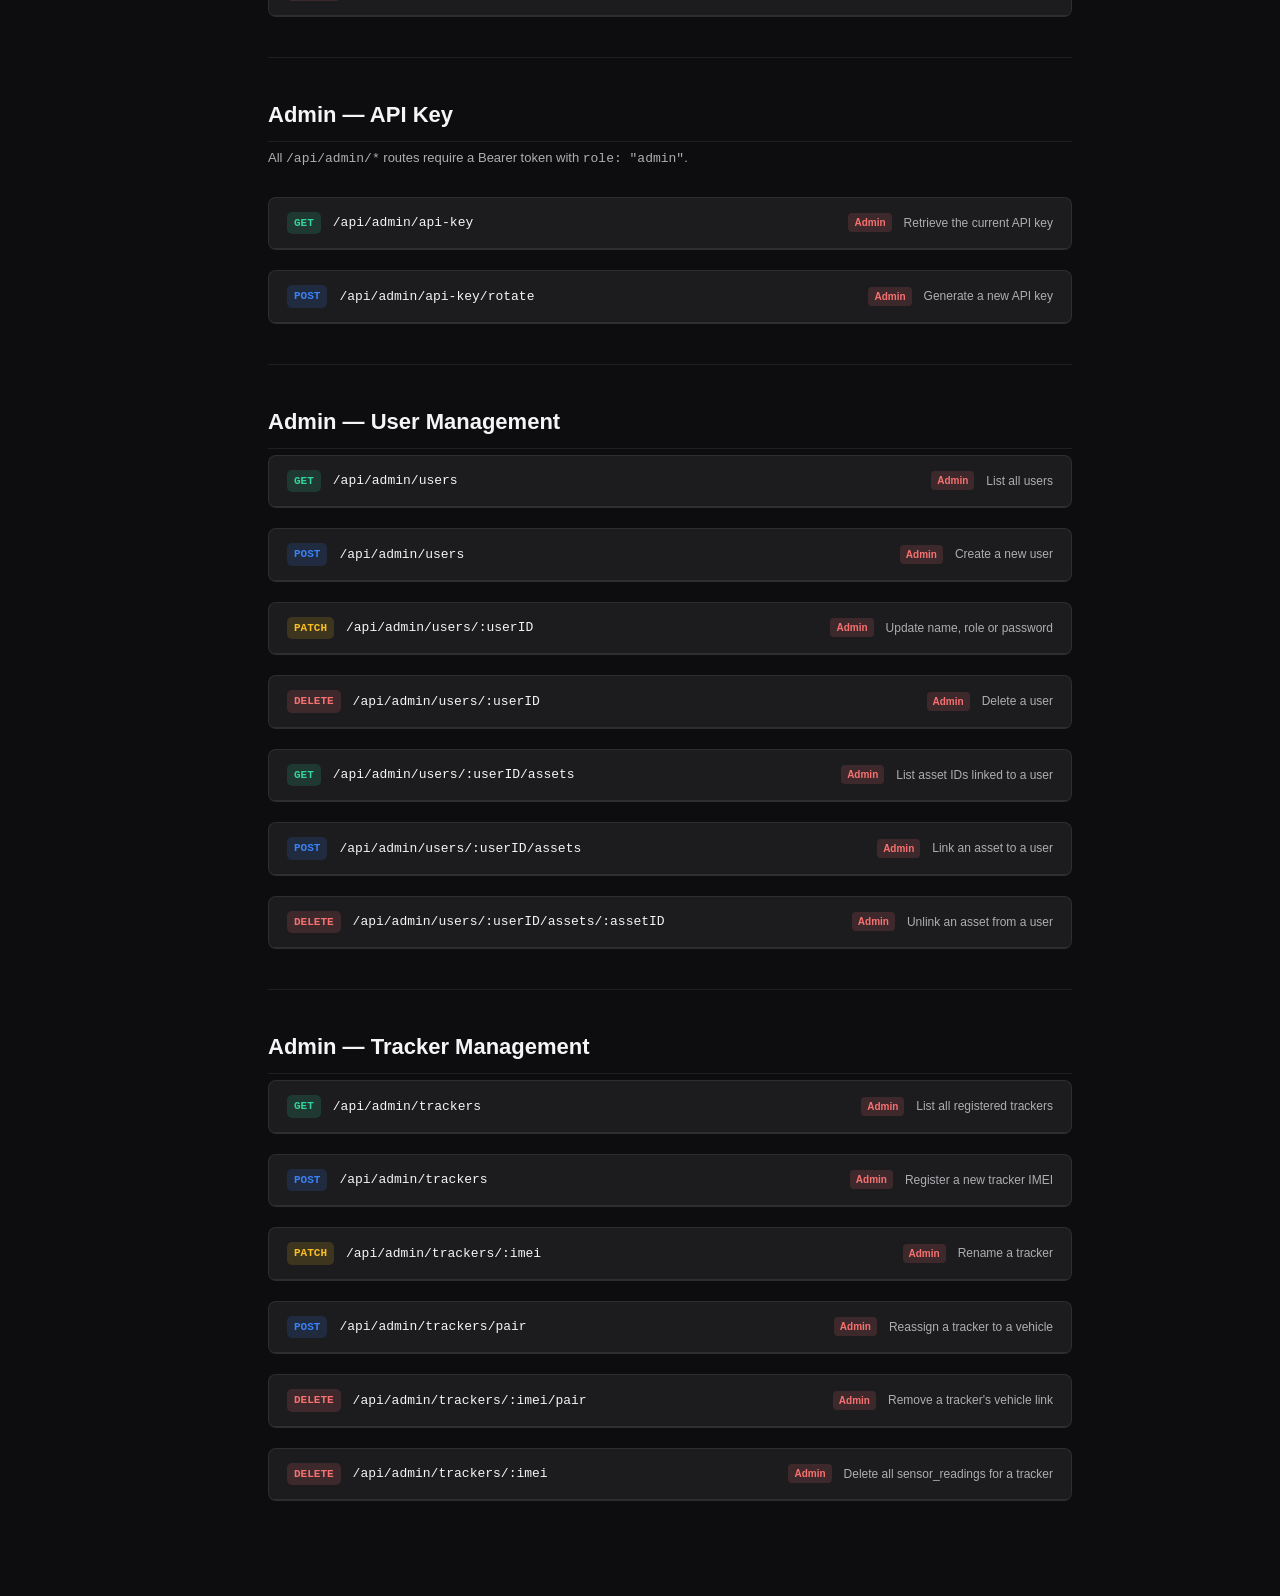
<file: NetMapServer/Public/api-docs.html>
<!DOCTYPE html>
<html lang="en">
<head>
  <meta charset="UTF-8">
  <meta name="viewport" content="width=device-width, initial-scale=1.0">
  <title>NetMapServer — API Reference</title>
  <style>
    *, *::before, *::after { box-sizing: border-box; margin: 0; padding: 0; }

    :root {
      --bg0:   #0d0d0f;
      --bg1:   #1c1c1e;
      --bg2:   #252527;
      --bg3:   #2e2e30;
      --sep:   rgba(255,255,255,.08);
      --fg1:   #f5f5f7;
      --fg2:   #aeaeb2;
      --fg3:   #6e6e73;
      --blue:  #3b82f6;
      --green: #34d399;
      --amber: #fbbf24;
      --red:   #f87171;
      --purple:#a78bfa;
      --teal:  #22d3ee;
      --r:     8px;
    }

    body {
      background: var(--bg0); color: var(--fg1);
      font-family: -apple-system, BlinkMacSystemFont, "Segoe UI", sans-serif;
      font-size: 14px; line-height: 1.5;
      display: flex; min-height: 100vh;
    }

    /* ── Sidebar nav ── */
    #sidebar {
      width: 220px; flex-shrink: 0; position: sticky; top: 0; height: 100vh;
      overflow-y: auto; background: var(--bg1);
      border-right: 1px solid var(--sep); padding: 24px 0 40px;
    }
    #sidebar h1 {
      font-size: 14px; font-weight: 700; letter-spacing: .04em;
      color: var(--blue); padding: 0 18px 18px;
      border-bottom: 1px solid var(--sep); text-transform: uppercase;
    }
    .nav-group { padding: 14px 0 4px; }
    .nav-group-label {
      font-size: 10px; font-weight: 700; text-transform: uppercase;
      letter-spacing: .08em; color: var(--fg3); padding: 0 18px 4px;
    }
    .nav-item {
      display: block; padding: 5px 18px; font-size: 12px; color: var(--fg2);
      text-decoration: none; transition: color .12s, background .12s;
      white-space: nowrap; overflow: hidden; text-overflow: ellipsis;
    }
    .nav-item:hover { color: var(--fg1); background: var(--bg3); }
    .nav-item .method { font-size: 10px; font-weight: 700; margin-right: 5px; font-family: monospace; }
    .m-GET    { color: var(--green); }
    .m-POST   { color: var(--blue);  }
    .m-PATCH  { color: var(--amber); }
    .m-DELETE { color: var(--red);   }

    /* ── Main content ── */
    #main { flex: 1; padding: 48px 48px 80px; max-width: 900px; }

    h2.section-title {
      font-size: 22px; font-weight: 700; margin-bottom: 6px;
      padding-bottom: 10px; border-bottom: 1px solid var(--sep);
    }
    .section-desc { color: var(--fg2); margin-bottom: 28px; font-size: 13px; }

    /* ── Endpoint card ── */
    .endpoint {
      background: var(--bg1); border: 1px solid var(--sep);
      border-radius: var(--r); margin-bottom: 20px; overflow: hidden;
    }
    .ep-header {
      display: flex; align-items: center; gap: 12px; padding: 14px 18px;
      border-bottom: 1px solid var(--sep); cursor: pointer;
      user-select: none;
    }
    .ep-header:hover { background: var(--bg2); }
    .method-badge {
      font-family: monospace; font-size: 11px; font-weight: 700;
      padding: 3px 7px; border-radius: 5px; flex-shrink: 0;
    }
    .GET    { background: rgba(52,211,153,.15); color: var(--green); }
    .POST   { background: rgba(59,130,246,.15); color: var(--blue);  }
    .PATCH  { background: rgba(251,191,36,.15); color: var(--amber); }
    .DELETE { background: rgba(248,113,113,.15);color: var(--red);   }
    .ep-path {
      font-family: "SF Mono", "Fira Mono", monospace; font-size: 13px;
      color: var(--fg1); flex: 1;
    }
    .ep-summary { font-size: 12px; color: var(--fg2); margin-left: auto; text-align: right; flex-shrink: 0; max-width: 260px; }
    .auth-badge {
      font-size: 10px; font-weight: 700; padding: 2px 6px; border-radius: 4px;
      flex-shrink: 0;
    }
    .auth-apikey  { background: rgba(251,191,36,.15); color: var(--amber); }
    .auth-bearer  { background: rgba(167,139,250,.15);color: var(--purple);}
    .auth-admin   { background: rgba(248,113,113,.15);color: var(--red);   }
    .auth-public  { background: rgba(110,110,115,.12); color: var(--fg3);  }
    .auth-optbearer { background: rgba(34,211,238,.12); color: var(--teal);}
    .auth-keyorbearer { background: rgba(59,130,246,.12); color: var(--blue); }

    .ep-body { padding: 16px 18px; display: none; }
    .ep-body.open { display: block; }
    .ep-body p { color: var(--fg2); font-size: 13px; margin-bottom: 12px; }

    /* ── Params / fields table ── */
    table {
      width: 100%; border-collapse: collapse; font-size: 12px; margin-bottom: 14px;
    }
    th {
      text-align: left; color: var(--fg3); font-size: 10px; font-weight: 700;
      text-transform: uppercase; letter-spacing: .06em;
      padding: 6px 10px; border-bottom: 1px solid var(--sep);
    }
    td { padding: 6px 10px; border-bottom: 1px solid rgba(255,255,255,.04); vertical-align: top; }
    tr:last-child td { border-bottom: none; }
    .field-name { font-family: monospace; color: var(--fg1); white-space: nowrap; }
    .field-type { font-family: monospace; color: var(--teal); white-space: nowrap; }
    .required   { color: var(--red); font-size: 10px; font-weight: 700; }
    .optional   { color: var(--fg3); font-size: 10px; }
    td:last-child { color: var(--fg2); }

    /* ── Code blocks ── */
    .code-block {
      background: var(--bg3); border: 1px solid var(--sep);
      border-radius: 6px; padding: 12px 14px; font-family: monospace;
      font-size: 12px; color: var(--fg1); overflow-x: auto;
      white-space: pre; margin-bottom: 14px; line-height: 1.7;
    }
    .code-label {
      font-size: 10px; font-weight: 700; text-transform: uppercase;
      letter-spacing: .06em; color: var(--fg3); margin-bottom: 4px;
    }
    .hl-key   { color: var(--teal); }
    .hl-str   { color: var(--green); }
    .hl-num   { color: var(--amber); }
    .hl-bool  { color: var(--purple); }
    .hl-null  { color: var(--fg3); }
    .hl-cmt   { color: var(--fg3); font-style: italic; }

    .sub-title {
      font-size: 11px; font-weight: 700; text-transform: uppercase;
      letter-spacing: .06em; color: var(--fg3); margin: 16px 0 6px;
    }
    .note {
      background: rgba(59,130,246,.08); border: 1px solid rgba(59,130,246,.2);
      border-radius: 6px; padding: 10px 14px; font-size: 12px; color: var(--fg2);
      margin-bottom: 12px;
    }
    .note strong { color: var(--blue); }
    .divider { border: none; border-top: 1px solid var(--sep); margin: 40px 0; }

    /* ── Auth legend ── */
    #auth-legend {
      background: var(--bg1); border: 1px solid var(--sep); border-radius: var(--r);
      padding: 16px 18px; margin-bottom: 32px;
    }
    #auth-legend h3 { font-size: 13px; font-weight: 700; margin-bottom: 10px; }
    .legend-row { display: flex; align-items: center; gap: 10px; margin-bottom: 6px; font-size: 12px; color: var(--fg2); }
    .legend-row:last-child { margin-bottom: 0; }
  </style>
</head>
<body>

<!-- ═══ Sidebar ════════════════════════════════════════════════════════════ -->
<nav id="sidebar">
  <h1>NetMap API</h1>

  <div class="nav-group">
    <div class="nav-group-label">General</div>
    <a class="nav-item" href="#health"><span class="method m-GET">GET</span>/health</a>
  </div>

  <div class="nav-group">
    <div class="nav-group-label">Authentication</div>
    <a class="nav-item" href="#auth-login"><span class="method m-POST">POST</span>/api/auth/login</a>
    <a class="nav-item" href="#auth-logout"><span class="method m-POST">POST</span>/api/auth/logout</a>
    <a class="nav-item" href="#auth-setup"><span class="method m-POST">POST</span>/api/auth/setup</a>
  </div>

  <div class="nav-group">
    <div class="nav-group-label">Sensors / Records</div>
    <a class="nav-item" href="#sensors-latest"><span class="method m-GET">GET</span>/api/sensors/latest</a>
    <a class="nav-item" href="#sensors-puncture"><span class="method m-GET">GET</span>/api/sensors/:id/puncture-risk</a>
    <a class="nav-item" href="#sensors-pair"><span class="method m-POST">POST</span>/api/sensors/pair</a>
    <a class="nav-item" href="#records-list"><span class="method m-GET">GET</span>/api/records</a>
    <a class="nav-item" href="#records-by-sensor"><span class="method m-GET">GET</span>/api/records/by-sensor/:id</a>
    <a class="nav-item" href="#records-by-vehicle"><span class="method m-GET">GET</span>/api/records/by-vehicle/:id</a>
    <a class="nav-item" href="#records-single"><span class="method m-POST">POST</span>/api/records</a>
    <a class="nav-item" href="#records-batch"><span class="method m-POST">POST</span>/api/records/batch</a>
    <a class="nav-item" href="#records-purge"><span class="method m-DELETE">DEL</span>/api/records/purge</a>
  </div>

  <div class="nav-group">
    <div class="nav-group-label">Vehicles / Assets</div>
    <a class="nav-item" href="#vehicles-list"><span class="method m-GET">GET</span>/api/vehicles</a>
    <a class="nav-item" href="#vehicles-get"><span class="method m-GET">GET</span>/api/vehicles/:id</a>
    <a class="nav-item" href="#vehicles-create"><span class="method m-POST">POST</span>/api/vehicles</a>
    <a class="nav-item" href="#vehicles-update"><span class="method m-PATCH">PATCH</span>/api/vehicles/:id</a>
    <a class="nav-item" href="#vehicles-delete"><span class="method m-DELETE">DEL</span>/api/vehicles/:id</a>
  </div>

  <div class="nav-group">
    <div class="nav-group-label">Tracker / Journeys</div>
    <a class="nav-item" href="#ve-push"><span class="method m-POST">POST</span>/api/vehicle-events</a>
    <a class="nav-item" href="#ve-list"><span class="method m-GET">GET</span>/api/vehicle-events</a>
    <a class="nav-item" href="#ve-journeys"><span class="method m-GET">GET</span>/api/vehicle-events/journeys</a>
    <a class="nav-item" href="#ve-journey-stats"><span class="method m-GET">GET</span>/api/vehicle-events/journey-stats</a>
    <a class="nav-item" href="#ve-driver-behavior"><span class="method m-GET">GET</span>/api/driver-behavior</a>
    <a class="nav-item" href="#ve-db-summary"><span class="method m-GET">GET</span>/api/driver-behavior/summary</a>
    <a class="nav-item" href="#ve-lifecycle"><span class="method m-GET">GET</span>/api/device-lifecycle</a>
    <a class="nav-item" href="#ve-lifecycle-summary"><span class="method m-GET">GET</span>/api/device-lifecycle/summary</a>
    <a class="nav-item" href="#ve-delete-journey"><span class="method m-DELETE">DEL</span>/api/vehicle-events/journeys/:id</a>
    <a class="nav-item" href="#ve-delete-period"><span class="method m-DELETE">DEL</span>/api/vehicle-events</a>
  </div>

  <div class="nav-group">
    <div class="nav-group-label">Admin — API Key</div>
    <a class="nav-item" href="#admin-apikey-get"><span class="method m-GET">GET</span>/api/admin/api-key</a>
    <a class="nav-item" href="#admin-apikey-rotate"><span class="method m-POST">POST</span>/api/admin/api-key/rotate</a>
  </div>

  <div class="nav-group">
    <div class="nav-group-label">Admin — Users</div>
    <a class="nav-item" href="#admin-users-list"><span class="method m-GET">GET</span>/api/admin/users</a>
    <a class="nav-item" href="#admin-users-create"><span class="method m-POST">POST</span>/api/admin/users</a>
    <a class="nav-item" href="#admin-users-update"><span class="method m-PATCH">PATCH</span>/api/admin/users/:id</a>
    <a class="nav-item" href="#admin-users-delete"><span class="method m-DELETE">DEL</span>/api/admin/users/:id</a>
    <a class="nav-item" href="#admin-assets-list"><span class="method m-GET">GET</span>/api/admin/users/:id/assets</a>
    <a class="nav-item" href="#admin-assets-link"><span class="method m-POST">POST</span>/api/admin/users/:id/assets</a>
    <a class="nav-item" href="#admin-assets-unlink"><span class="method m-DELETE">DEL</span>/api/admin/users/:id/assets/:assetID</a>
  </div>

  <div class="nav-group">
    <div class="nav-group-label">Admin — Trackers</div>
    <a class="nav-item" href="#admin-trackers-list"><span class="method m-GET">GET</span>/api/admin/trackers</a>
    <a class="nav-item" href="#admin-trackers-create"><span class="method m-POST">POST</span>/api/admin/trackers</a>
    <a class="nav-item" href="#admin-trackers-rename"><span class="method m-PATCH">PATCH</span>/api/admin/trackers/:imei</a>
    <a class="nav-item" href="#admin-trackers-pair"><span class="method m-POST">POST</span>/api/admin/trackers/pair</a>
    <a class="nav-item" href="#admin-trackers-unpair"><span class="method m-DELETE">DEL</span>/api/admin/trackers/:imei/pair</a>
    <a class="nav-item" href="#admin-trackers-delete"><span class="method m-DELETE">DEL</span>/api/admin/trackers/:imei</a>
  </div>
</nav>

<!-- ═══ Main ════════════════════════════════════════════════════════════════ -->
<main id="main">
  <h2 class="section-title">NetMapServer — API Reference</h2>
  <p class="section-desc">Base URL: <code style="color:var(--teal)">http://&lt;host&gt;:8092</code> &nbsp;·&nbsp; All bodies are <code>application/json</code> &nbsp;·&nbsp; Dates are ISO 8601 or Unix epoch (float)</p>

  <!-- Auth legend -->
  <div id="auth-legend">
    <h3>Authentication schemes</h3>
    <div class="legend-row"><span class="auth-badge auth-public">Public</span> No authentication required.</div>
    <div class="legend-row"><span class="auth-badge auth-optbearer">Optional Bearer</span> Response filtered to user's vehicles when token provided; full data otherwise.</div>
    <div class="legend-row"><span class="auth-badge auth-keyorbearer">X-API-Key / Bearer</span> Requires either a valid <code>X-API-Key</code> header or a <code>Bearer</code> token. Non-admin users see only their vehicles.</div>
    <div class="legend-row"><span class="auth-badge auth-apikey">X-API-Key</span> Header <code>X-API-Key: &lt;key&gt;</code> — used by iOS app and tracker devices.</div>
    <div class="legend-row"><span class="auth-badge auth-bearer">Bearer</span> Header <code>Authorization: Bearer &lt;token&gt;</code> — obtained from <code>/api/auth/login</code>.</div>
    <div class="legend-row"><span class="auth-badge auth-admin">Admin</span> Bearer token with <code>role: "admin"</code>.</div>
  </div>

  <!-- ────────────────────── GENERAL ────────────────────── -->
  <h2 class="section-title" id="general">General</h2>
  <p class="section-desc">Health and liveness endpoints.</p>

  <div class="endpoint" id="health">
    <div class="ep-header" onclick="toggle(this)">
      <span class="method-badge GET">GET</span>
      <span class="ep-path">/health</span>
      <span class="auth-badge auth-public">Public</span>
      <span class="ep-summary">Server liveness probe</span>
    </div>
    <div class="ep-body">
      <p>Returns a JSON object confirming the server is running. Used by monitoring and deployment scripts.</p>
      <div class="code-label">Response 200</div>
      <div class="code-block">{
  <span class="hl-key">"status"</span>:  <span class="hl-str">"ok"</span>,
  <span class="hl-key">"server"</span>:  <span class="hl-str">"NetMapServer"</span>,
  <span class="hl-key">"version"</span>: <span class="hl-str">"1.0.0"</span>
}</div>
    </div>
  </div>

  <hr class="divider">

  <!-- ────────────────────── AUTH ────────────────────── -->
  <h2 class="section-title" id="auth">Authentication</h2>
  <p class="section-desc">Session management for the web dashboard.</p>

  <div class="endpoint" id="auth-login">
    <div class="ep-header" onclick="toggle(this)">
      <span class="method-badge POST">POST</span>
      <span class="ep-path">/api/auth/login</span>
      <span class="auth-badge auth-public">Public</span>
      <span class="ep-summary">Obtain a Bearer token</span>
    </div>
    <div class="ep-body">
      <p>Authenticates with email + password and returns a session token.</p>
      <div class="sub-title">Request body</div>
      <table><tr><th>Field</th><th>Type</th><th>Req?</th><th>Description</th></tr>
        <tr><td class="field-name">email</td><td class="field-type">string</td><td class="required">✓</td><td>User email address</td></tr>
        <tr><td class="field-name">password</td><td class="field-type">string</td><td class="required">✓</td><td>User password</td></tr>
      </table>
      <div class="code-label">Response 200</div>
      <div class="code-block">{
  <span class="hl-key">"token"</span>:       <span class="hl-str">"abc123…"</span>,
  <span class="hl-key">"email"</span>:       <span class="hl-str">"user@example.com"</span>,
  <span class="hl-key">"displayName"</span>: <span class="hl-str">"Alice"</span>,
  <span class="hl-key">"role"</span>:        <span class="hl-str">"admin"</span>  <span class="hl-cmt">// "admin" | "user"</span>
}</div>
    </div>
  </div>

  <div class="endpoint" id="auth-logout">
    <div class="ep-header" onclick="toggle(this)">
      <span class="method-badge POST">POST</span>
      <span class="ep-path">/api/auth/logout</span>
      <span class="auth-badge auth-bearer">Bearer</span>
      <span class="ep-summary">Invalidate current token</span>
    </div>
    <div class="ep-body">
      <p>Deletes the current session token. No body required. Returns <code>204 No Content</code>.</p>
    </div>
  </div>

  <div class="endpoint" id="auth-setup">
    <div class="ep-header" onclick="toggle(this)">
      <span class="method-badge POST">POST</span>
      <span class="ep-path">/api/auth/setup</span>
      <span class="auth-badge auth-public">Public (first-run only)</span>
      <span class="ep-summary">Create the initial admin account</span>
    </div>
    <div class="ep-body">
      <p>Only works when no users exist in the database. Creates the first admin and returns a Bearer token.</p>
      <div class="code-label">Request body</div>
      <div class="code-block">{
  <span class="hl-key">"email"</span>:    <span class="hl-str">"admin@example.com"</span>,
  <span class="hl-key">"password"</span>: <span class="hl-str">"secret"</span>
}</div>
    </div>
  </div>

  <hr class="divider">

  <!-- ────────────────────── SENSORS ────────────────────── -->
  <h2 class="section-title" id="sensors">Sensors &amp; Records</h2>
  <p class="section-desc">BLE sensor readings ingested from the iOS app (TMS, STIHL, ELA, AirTag, Tracker). All timestamps may be ISO 8601 or a Unix epoch float.</p>

  <div class="endpoint" id="sensors-latest">
    <div class="ep-header" onclick="toggle(this)">
      <span class="method-badge GET">GET</span>
      <span class="ep-path">/api/sensors/latest</span>
      <span class="auth-badge auth-optbearer">Optional Bearer</span>
      <span class="ep-summary">One summary row per sensor</span>
    </div>
    <div class="ep-body">
      <p>Returns the most recent reading for every known sensor. Non-admin authenticated users only see sensors linked to their vehicles.</p>
      <div class="code-label">Response 200 — array of SensorStat</div>
      <div class="code-block">[{
  <span class="hl-key">"sensorID"</span>:             <span class="hl-str">"1B71F09D-…"</span>,
  <span class="hl-key">"vehicleID"</span>:            <span class="hl-str">"UUID"</span>,
  <span class="hl-key">"vehicleName"</span>:          <span class="hl-str">"Truck #1"</span>,
  <span class="hl-key">"assetTypeID"</span>:          <span class="hl-str">"vehicle"</span>,
  <span class="hl-key">"brand"</span>:                <span class="hl-str">"michelin"</span>,  <span class="hl-cmt">// michelin | stihl | ela | airtag | tracker</span>
  <span class="hl-key">"wheelPosition"</span>:        <span class="hl-str">"FL"</span>,        <span class="hl-cmt">// nullable</span>
  <span class="hl-key">"latestPressureBar"</span>:    <span class="hl-num">2.45</span>,
  <span class="hl-key">"latestTemperatureC"</span>:   <span class="hl-num">24.3</span>,
  <span class="hl-key">"latestVbattVolts"</span>:     <span class="hl-num">2.94</span>,
  <span class="hl-key">"targetPressureBar"</span>:    <span class="hl-num">2.5</span>,
  <span class="hl-key">"latestBatteryPct"</span>:     <span class="hl-num">88</span>,
  <span class="hl-key">"latestChargeState"</span>:    <span class="hl-str">"Idle"</span>,
  <span class="hl-key">"sensorName"</span>:           <span class="hl-str">"Front Left"</span>,
  <span class="hl-key">"latestHealthPct"</span>:      <span class="hl-num">95</span>,           <span class="hl-cmt">// Stihl Smart Battery</span>
  <span class="hl-key">"latestChargingCycles"</span>: <span class="hl-num">12</span>,
  <span class="hl-key">"latestProductVariant"</span>: <span class="hl-str">"coin"</span>,      <span class="hl-cmt">// ELA beacon type</span>
  <span class="hl-key">"latestTotalSeconds"</span>:   <span class="hl-num">3600</span>,
  <span class="hl-key">"latestGpsSatellites"</span>:  <span class="hl-num">8</span>,
  <span class="hl-key">"latestLatitude"</span>:       <span class="hl-num">45.999</span>,
  <span class="hl-key">"latestLongitude"</span>:      <span class="hl-num">6.122</span>,
  <span class="hl-key">"latestTimestamp"</span>:      <span class="hl-str">"2026-03-03T19:46:29Z"</span>,
  <span class="hl-key">"readingCount"</span>:         <span class="hl-num">427</span>
}]</div>
    </div>
  </div>

  <div class="endpoint" id="sensors-puncture">
    <div class="ep-header" onclick="toggle(this)">
      <span class="method-badge GET">GET</span>
      <span class="ep-path">/api/sensors/:sensorID/puncture-risk</span>
      <span class="auth-badge auth-public">Public</span>
      <span class="ep-summary">Slow puncture detection</span>
    </div>
    <div class="ep-body">
      <p>Analyses the last 60 pressure readings for a statistically significant downward trend. Requires ≥ 10 readings. Risk threshold: &gt;0.08 bar drop AND &gt;3% drop.</p>
      <div class="code-label">Response 200</div>
      <div class="code-block">{
  <span class="hl-key">"sensorID"</span>:     <span class="hl-str">"1B71F09D-…"</span>,
  <span class="hl-key">"hasRisk"</span>:      <span class="hl-bool">true</span>,
  <span class="hl-key">"pressureDrop"</span>: <span class="hl-num">0.12</span>,       <span class="hl-cmt">// baseline − recent (bar)</span>
  <span class="hl-key">"baseline"</span>:     <span class="hl-num">2.50</span>,
  <span class="hl-key">"recent"</span>:       <span class="hl-num">2.38</span>,
  <span class="hl-key">"readingCount"</span>: <span class="hl-num">60</span>,
  <span class="hl-key">"message"</span>:      <span class="hl-str">"Pressure dropped 0.12 bar (4.8%)…"</span>
}</div>
    </div>
  </div>

  <div class="endpoint" id="sensors-pair">
    <div class="ep-header" onclick="toggle(this)">
      <span class="method-badge POST">POST</span>
      <span class="ep-path">/api/sensors/pair</span>
      <span class="auth-badge auth-apikey">X-API-Key</span>
      <span class="ep-summary">Register a sensor pairing immediately</span>
    </div>
    <div class="ep-body">
      <p>Creates or replaces a sensor↔vehicle link without requiring a live BLE reading. The sensor appears in <code>/api/sensors/latest</code> immediately.</p>
      <div class="sub-title">Request body</div>
      <table><tr><th>Field</th><th>Type</th><th>Req?</th><th>Description</th></tr>
        <tr><td class="field-name">sensorID</td><td class="field-type">string</td><td class="required">✓</td><td>BLE sensor UUID or IMEI</td></tr>
        <tr><td class="field-name">vehicleID</td><td class="field-type">string (UUID)</td><td class="required">✓</td><td>Target vehicle UUID</td></tr>
        <tr><td class="field-name">vehicleName</td><td class="field-type">string</td><td class="required">✓</td><td>Human-readable vehicle name</td></tr>
        <tr><td class="field-name">brand</td><td class="field-type">string</td><td class="required">✓</td><td><code>michelin</code> · <code>stihl</code> · <code>ela</code> · <code>airtag</code> · <code>tracker</code></td></tr>
        <tr><td class="field-name">assetTypeID</td><td class="field-type">string</td><td class="optional">opt</td><td>Default: <code>"vehicle"</code></td></tr>
        <tr><td class="field-name">wheelPosition</td><td class="field-type">string</td><td class="optional">opt</td><td><code>FL</code> / <code>FR</code> / <code>RL</code> / <code>RR</code> / <code>S</code></td></tr>
        <tr><td class="field-name">targetPressureBar</td><td class="field-type">number</td><td class="optional">opt</td><td>Target tyre pressure</td></tr>
        <tr><td class="field-name">sensorName</td><td class="field-type">string</td><td class="optional">opt</td><td>Custom label</td></tr>
      </table>
      <p>Returns <code>201 Created</code>.</p>
    </div>
  </div>

  <div class="endpoint" id="records-list">
    <div class="ep-header" onclick="toggle(this)">
      <span class="method-badge GET">GET</span>
      <span class="ep-path">/api/records</span>
      <span class="auth-badge auth-public">Public</span>
      <span class="ep-summary">List raw readings</span>
    </div>
    <div class="ep-body">
      <div class="sub-title">Query parameters</div>
      <table><tr><th>Param</th><th>Type</th><th>Default</th><th>Description</th></tr>
        <tr><td class="field-name">limit</td><td class="field-type">int</td><td>1000</td><td>Max rows returned</td></tr>
        <tr><td class="field-name">vehicle</td><td class="field-type">string</td><td>–</td><td>Filter by vehicleID</td></tr>
        <tr><td class="field-name">sensor</td><td class="field-type">string</td><td>–</td><td>Filter by sensorID</td></tr>
        <tr><td class="field-name">brand</td><td class="field-type">string</td><td>–</td><td>Filter by brand</td></tr>
      </table>
      <p>Returns an array of raw <code>SensorReading</code> objects sorted descending by timestamp.</p>
    </div>
  </div>

  <div class="endpoint" id="records-by-sensor">
    <div class="ep-header" onclick="toggle(this)">
      <span class="method-badge GET">GET</span>
      <span class="ep-path">/api/records/by-sensor/:sensorID</span>
      <span class="auth-badge auth-public">Public</span>
      <span class="ep-summary">History for one sensor</span>
    </div>
    <div class="ep-body">
      <div class="sub-title">Query parameters</div>
      <table><tr><th>Param</th><th>Type</th><th>Description</th></tr>
        <tr><td class="field-name">from</td><td class="field-type">ISO 8601</td><td>Start of range (inclusive)</td></tr>
        <tr><td class="field-name">to</td><td class="field-type">ISO 8601</td><td>End of range (inclusive)</td></tr>
      </table>
      <p>Returns up to 100 000 readings sorted descending. Used by the chart view.</p>
    </div>
  </div>

  <div class="endpoint" id="records-by-vehicle">
    <div class="ep-header" onclick="toggle(this)">
      <span class="method-badge GET">GET</span>
      <span class="ep-path">/api/records/by-vehicle/:vehicleID</span>
      <span class="auth-badge auth-public">Public</span>
      <span class="ep-summary">All sensor history for a vehicle</span>
    </div>
    <div class="ep-body">
      <div class="sub-title">Query parameters</div>
      <table><tr><th>Param</th><th>Type</th><th>Description</th></tr>
        <tr><td class="field-name">from</td><td class="field-type">ISO 8601</td><td>Start of range (inclusive)</td></tr>
        <tr><td class="field-name">to</td><td class="field-type">ISO 8601</td><td>End of range (inclusive)</td></tr>
      </table>
    </div>
  </div>

  <div class="endpoint" id="records-single">
    <div class="ep-header" onclick="toggle(this)">
      <span class="method-badge POST">POST</span>
      <span class="ep-path">/api/records</span>
      <span class="auth-badge auth-apikey">X-API-Key</span>
      <span class="ep-summary">Ingest a single reading</span>
    </div>
    <div class="ep-body">
      <p>Saves one <code>SensorReading</code>. Prefer the batch endpoint for efficiency.</p>
      <div class="sub-title">Request body — SensorPayload</div>
      <table><tr><th>Field</th><th>Type</th><th>Req?</th><th>Description</th></tr>
        <tr><td class="field-name">sensorID</td><td class="field-type">string</td><td class="required">✓</td><td>BLE UUID or IMEI</td></tr>
        <tr><td class="field-name">vehicleID</td><td class="field-type">string (UUID)</td><td class="required">✓</td><td>Associated vehicle UUID</td></tr>
        <tr><td class="field-name">vehicleName</td><td class="field-type">string</td><td class="required">✓</td><td>Vehicle display name</td></tr>
        <tr><td class="field-name">brand</td><td class="field-type">string</td><td class="required">✓</td><td><code>michelin</code> · <code>stihl</code> · <code>ela</code> · <code>airtag</code> · <code>tracker</code></td></tr>
        <tr><td class="field-name">timestamp</td><td class="field-type">ISO 8601 / epoch</td><td class="required">✓</td><td>Reading time</td></tr>
        <tr><td class="field-name">pressureBar</td><td class="field-type">number</td><td class="optional">opt</td><td>Tyre pressure (TMS)</td></tr>
        <tr><td class="field-name">temperatureC</td><td class="field-type">number</td><td class="optional">opt</td><td>Temperature</td></tr>
        <tr><td class="field-name">vbattVolts</td><td class="field-type">number</td><td class="optional">opt</td><td>Battery voltage</td></tr>
        <tr><td class="field-name">batteryPct</td><td class="field-type">int</td><td class="optional">opt</td><td>Battery percentage 0–100</td></tr>
        <tr><td class="field-name">chargeState</td><td class="field-type">string</td><td class="optional">opt</td><td><code>Idle</code> · <code>Charging</code> · <code>Discharging</code></td></tr>
        <tr><td class="field-name">targetPressureBar</td><td class="field-type">number</td><td class="optional">opt</td><td>Target tyre pressure</td></tr>
        <tr><td class="field-name">wheelPosition</td><td class="field-type">string</td><td class="optional">opt</td><td><code>FL/FR/RL/RR/S</code></td></tr>
        <tr><td class="field-name">sensorName</td><td class="field-type">string</td><td class="optional">opt</td><td>Custom label</td></tr>
        <tr><td class="field-name">latitude / longitude</td><td class="field-type">number</td><td class="optional">opt</td><td>GPS position</td></tr>
        <tr><td class="field-name">gpsSatellites</td><td class="field-type">int</td><td class="optional">opt</td><td>Number of GPS satellites in view</td></tr>
        <tr><td class="field-name">healthPct</td><td class="field-type">int</td><td class="optional">opt</td><td>Stihl Smart Battery health %</td></tr>
        <tr><td class="field-name">chargingCycles</td><td class="field-type">int</td><td class="optional">opt</td><td>Stihl charge cycle count</td></tr>
        <tr><td class="field-name">productVariant</td><td class="field-type">string</td><td class="optional">opt</td><td>ELA: <code>coin</code> · <code>puck</code> · <code>unknown</code></td></tr>
        <tr><td class="field-name">totalSeconds</td><td class="field-type">int</td><td class="optional">opt</td><td>Stihl total operating seconds</td></tr>
      </table>
      <p>Returns <code>201 Created</code>.</p>
    </div>
  </div>

  <div class="endpoint" id="records-batch">
    <div class="ep-header" onclick="toggle(this)">
      <span class="method-badge POST">POST</span>
      <span class="ep-path">/api/records/batch</span>
      <span class="auth-badge auth-apikey">X-API-Key</span>
      <span class="ep-summary">Ingest multiple readings in one request</span>
    </div>
    <div class="ep-body">
      <p>Body is a JSON array of <code>SensorPayload</code> objects (same fields as above). All rows are saved in a single database transaction. Returns <code>201 Created</code>.</p>
    </div>
  </div>

  <div class="endpoint" id="records-purge">
    <div class="ep-header" onclick="toggle(this)">
      <span class="method-badge DELETE">DELETE</span>
      <span class="ep-path">/api/records/purge</span>
      <span class="auth-badge auth-apikey">X-API-Key</span>
      <span class="ep-summary">Delete old readings</span>
    </div>
    <div class="ep-body">
      <div class="sub-title">Query parameters</div>
      <table><tr><th>Param</th><th>Type</th><th>Default</th><th>Description</th></tr>
        <tr><td class="field-name">older_than_days</td><td class="field-type">int</td><td>30</td><td>Delete records older than this many days</td></tr>
      </table>
      <div class="code-label">Response 200</div>
      <div class="code-block">{ <span class="hl-key">"deleted"</span>: <span class="hl-num">1024</span> }</div>
    </div>
  </div>

  <hr class="divider">

  <!-- ────────────────────── VEHICLES ────────────────────── -->
  <h2 class="section-title" id="vehicles">Vehicles / Assets</h2>
  <p class="section-desc">Assets are auto-created from sensor payloads. These endpoints allow manual management. <code>/api/assets</code> is an alias for <code>/api/vehicles</code>.</p>

  <div class="endpoint" id="vehicles-list">
    <div class="ep-header" onclick="toggle(this)">
      <span class="method-badge GET">GET</span>
      <span class="ep-path">/api/vehicles &nbsp; /api/assets</span>
      <span class="auth-badge auth-optbearer">Optional Bearer</span>
      <span class="ep-summary">List all vehicles / assets</span>
    </div>
    <div class="ep-body">
      <p>Returns all assets. Non-admin authenticated users only see their linked assets.</p>
      <div class="code-label">Response 200 — array of Vehicle</div>
      <div class="code-block">[{
  <span class="hl-key">"id"</span>:          <span class="hl-str">"UUID"</span>,
  <span class="hl-key">"name"</span>:        <span class="hl-str">"Truck #1"</span>,
  <span class="hl-key">"assetTypeID"</span>: <span class="hl-str">"vehicle"</span>,
  <span class="hl-key">"createdBy"</span>:   <span class="hl-str">"system"</span>,
  <span class="hl-key">"createdAt"</span>:   <span class="hl-str">"2026-01-15T08:00:00Z"</span>
}]</div>
    </div>
  </div>

  <div class="endpoint" id="vehicles-get">
    <div class="ep-header" onclick="toggle(this)">
      <span class="method-badge GET">GET</span>
      <span class="ep-path">/api/vehicles/:id &nbsp; /api/assets/:id</span>
      <span class="auth-badge auth-public">Public</span>
      <span class="ep-summary">Fetch one vehicle</span>
    </div>
    <div class="ep-body"><p>Returns the <code>Vehicle</code> object for the given UUID or <code>404</code> if not found.</p></div>
  </div>

  <div class="endpoint" id="vehicles-create">
    <div class="ep-header" onclick="toggle(this)">
      <span class="method-badge POST">POST</span>
      <span class="ep-path">/api/vehicles</span>
      <span class="auth-badge auth-admin">Admin</span>
      <span class="ep-summary">Create a vehicle / asset</span>
    </div>
    <div class="ep-body">
      <table><tr><th>Field</th><th>Type</th><th>Req?</th><th>Description</th></tr>
        <tr><td class="field-name">name</td><td class="field-type">string</td><td class="required">✓</td><td>Asset display name</td></tr>
        <tr><td class="field-name">assetTypeID</td><td class="field-type">string</td><td class="optional">opt</td><td>Default: <code>"vehicle"</code></td></tr>
      </table>
      <p>Returns the created <code>Vehicle</code> with <code>201 Created</code>.</p>
    </div>
  </div>

  <div class="endpoint" id="vehicles-update">
    <div class="ep-header" onclick="toggle(this)">
      <span class="method-badge PATCH">PATCH</span>
      <span class="ep-path">/api/vehicles/:id</span>
      <span class="auth-badge auth-admin">Admin</span>
      <span class="ep-summary">Rename / retype a vehicle</span>
    </div>
    <div class="ep-body">
      <table><tr><th>Field</th><th>Type</th><th>Description</th></tr>
        <tr><td class="field-name">name</td><td class="field-type">string</td><td>New display name</td></tr>
        <tr><td class="field-name">assetTypeID</td><td class="field-type">string</td><td>New asset type</td></tr>
      </table>
      <p>Returns <code>200 OK</code>.</p>
    </div>
  </div>

  <div class="endpoint" id="vehicles-delete">
    <div class="ep-header" onclick="toggle(this)">
      <span class="method-badge DELETE">DELETE</span>
      <span class="ep-path">/api/vehicles/:id</span>
      <span class="auth-badge auth-admin">Admin</span>
      <span class="ep-summary">Delete a vehicle and all its sensor data</span>
    </div>
    <div class="ep-body"><p>Permanently deletes the vehicle and cascades to all linked <code>sensor_readings</code>. Returns <code>204 No Content</code>.</p></div>
  </div>

  <hr class="divider">

  <!-- ────────────────────── TRACKER / JOURNEYS ────────────────────── -->
  <h2 class="section-title" id="tracker">Tracker &amp; Journeys</h2>
  <p class="section-desc">GPS tracker telemetry ingestion and journey retrieval. Trackers push data via <code>POST /api/vehicle-events</code>. The server resolves the vehicle from the IMEI and auto-manages journey IDs.</p>

  <div class="endpoint" id="ve-push">
    <div class="ep-header" onclick="toggle(this)">
      <span class="method-badge POST">POST</span>
      <span class="ep-path">/api/vehicle-events</span>
      <span class="auth-badge auth-apikey">X-API-Key</span>
      <span class="ep-summary">Ingest tracker telemetry (single or array)</span>
    </div>
    <div class="ep-body">
      <p>Accepts a single object or a JSON array. The server resolves <code>vehicleID</code> from the IMEI pairing and assigns a <code>journeyID</code> automatically (<code>journey_start</code> events create a new journey).</p>

      <div class="sub-title">Event types &amp; server routing</div>
      <table><tr><th>eventType</th><th>Destination table</th><th>Notes</th></tr>
        <tr><td class="field-name">journey_start</td><td>vehicle_events</td><td>Creates a new journeyID</td></tr>
        <tr><td class="field-name">driving</td><td>vehicle_events</td><td>Default if eventType is omitted</td></tr>
        <tr><td class="field-name">journey_end</td><td>vehicle_events</td><td>Closes current journey</td></tr>
        <tr><td class="field-name">stopped</td><td>vehicle_events</td><td>Vehicle stopped after journey_end</td></tr>
        <tr><td class="field-name">idle_start</td><td>vehicle_events</td><td>Engine idle detected</td></tr>
        <tr><td class="field-name">idle_end</td><td>vehicle_events</td><td>Engine idle ended</td></tr>
        <tr><td class="field-name">driver_behavior</td><td>driver_behavior_events</td><td>Requires driverBehaviorType, alertValueMax, alertDurationMs</td></tr>
        <tr><td class="field-name">journey_stats</td><td>device_journey_stats</td><td>Requires journey, boot &amp; lifetime objects</td></tr>
        <tr><td class="field-name">boot</td><td>device_lifecycle_events</td><td>Device cold start; auto-closes any open journey</td></tr>
        <tr><td class="field-name">sleep</td><td>device_lifecycle_events</td><td>Device entering deep sleep</td></tr>
        <tr><td class="field-name">wake_up</td><td>device_lifecycle_events</td><td>Device waking from sleep</td></tr>
        <tr><td class="field-name">ping</td><td>device_lifecycle_events</td><td>Periodic heartbeat</td></tr>
        <tr><td class="field-name">gps_acquired</td><td>device_lifecycle_events</td><td>GPS fix obtained</td></tr>
        <tr><td class="field-name">gps_lost</td><td>device_lifecycle_events</td><td>GPS fix lost</td></tr>
      </table>

      <div class="sub-title">Request body — VehicleEventPayload</div>
      <table><tr><th>Field</th><th>Type</th><th>Req?</th><th>Description</th></tr>
        <tr><td class="field-name">imei</td><td class="field-type">string</td><td class="required">✓</td><td>Tracker IMEI</td></tr>
        <tr><td class="field-name">eventType</td><td class="field-type">string</td><td class="optional">opt</td><td>See table above (default: <code>driving</code>)</td></tr>
        <tr><td class="field-name">timestamp</td><td class="field-type">ISO 8601 / epoch</td><td class="optional">opt</td><td>Default: server time</td></tr>
        <tr><td class="field-name">latitude</td><td class="field-type">double</td><td class="optional">opt</td><td>GPS latitude</td></tr>
        <tr><td class="field-name">longitude</td><td class="field-type">double</td><td class="optional">opt</td><td>GPS longitude</td></tr>
        <tr><td class="field-name">headingDeg</td><td class="field-type">double</td><td class="optional">opt</td><td>Bearing in degrees</td></tr>
        <tr><td class="field-name">speedKmh</td><td class="field-type">double</td><td class="optional">opt</td><td>Speed in km/h</td></tr>
        <tr><td class="field-name">driverIdent</td><td class="field-type">string</td><td class="optional">opt</td><td>Driver identifier (stored as <code>driver_id</code> in DB)</td></tr>
        <tr><td class="field-name">odometerKm</td><td class="field-type">double</td><td class="optional">opt</td><td>Total odometer reading in km</td></tr>
        <tr><td class="field-name">journeyDistanceKm</td><td class="field-type">double</td><td class="optional">opt</td><td>Cumulative journey distance (km)</td></tr>
        <tr><td class="field-name">fuelLevelPct</td><td class="field-type">int</td><td class="optional">opt</td><td>Fuel level 0–100 %</td></tr>
        <tr><td class="field-name">journeyFuelConsumedL</td><td class="field-type">double</td><td class="optional">opt</td><td>Cumulative journey fuel (L)</td></tr>
        <tr><td class="field-name">engineRpm</td><td class="field-type">int</td><td class="optional">opt</td><td>Engine RPM</td></tr>
        <tr><td class="field-name">gpsSatellites</td><td class="field-type">int</td><td class="optional">opt</td><td>Number of GPS satellites in view</td></tr>
        <tr><td class="field-name">gpsFixType</td><td class="field-type">int</td><td class="optional">opt</td><td>GPS fix type (0 = none, 2 = 2D, 3 = 3D, 4 = GNSS+DR)</td></tr>
        <tr><td class="field-name">batteryVoltageV</td><td class="field-type">double</td><td class="optional">opt</td><td>Device battery voltage</td></tr>
        <tr><td class="field-name">configVersion</td><td class="field-type">int</td><td class="optional">opt</td><td>Tracker's applied config version (triggers config push if stale)</td></tr>
        <tr><td class="field-name">resetReason</td><td class="field-type">string</td><td class="optional">opt</td><td>ESP reset reason (lifecycle events)</td></tr>
        <tr><td class="field-name">wakeupSource</td><td class="field-type">string</td><td class="optional">opt</td><td>Wake-up source (lifecycle events)</td></tr>
      </table>

      <div class="sub-title">Driver behavior fields (eventType = <code>driver_behavior</code>)</div>
      <table><tr><th>Field</th><th>Type</th><th>Req?</th><th>Description</th></tr>
        <tr><td class="field-name">driverBehaviorType</td><td class="field-type">int</td><td class="required">✓</td><td>Alert type: 1 = revving, 2 = braking, 3 = acceleration, 4 = cornering, 5 = idling, 6 = overspeed</td></tr>
        <tr><td class="field-name">alertValueMax</td><td class="field-type">double</td><td class="required">✓</td><td>Peak value of the alert (m/s² or km/h)</td></tr>
        <tr><td class="field-name">alertDurationMs</td><td class="field-type">int</td><td class="required">✓</td><td>Duration of the alert in milliseconds</td></tr>
      </table>

      <div class="sub-title">Journey stats (eventType = <code>journey_stats</code>)</div>
      <p>All three objects are required. Sent once per journey at <code>journey_end</code>.</p>
      <div class="code-block">{
  <span class="hl-key">"journey"</span>:  { <span class="hl-key">"dbEventsSent"</span>: <span class="hl-num">42</span>, <span class="hl-key">"ffEventsSent"</span>: <span class="hl-num">0</span>, <span class="hl-key">"postFailures"</span>: <span class="hl-num">1</span> },
  <span class="hl-key">"boot"</span>:     { <span class="hl-key">"dbEventsSent"</span>: <span class="hl-num">120</span>, <span class="hl-key">"ffEventsSent"</span>: <span class="hl-num">5</span>, <span class="hl-key">"postFailures"</span>: <span class="hl-num">3</span> },
  <span class="hl-key">"lifetime"</span>: {
    <span class="hl-key">"dbEventsSent"</span>: <span class="hl-num">9800</span>, <span class="hl-key">"ffEventsSent"</span>: <span class="hl-num">50</span>, <span class="hl-key">"postFailures"</span>: <span class="hl-num">12</span>,
    <span class="hl-key">"rebootsTotal"</span>: <span class="hl-num">15</span>, <span class="hl-key">"rebootsException"</span>: <span class="hl-num">2</span>, <span class="hl-key">"rebootsBrownout"</span>: <span class="hl-num">1</span>
  }
}</div>

      <div class="sub-title">Load estimation (eventType = <code>journey_start</code> / <code>driving</code> / <code>journey_end</code>)</div>
      <table><tr><th>Field</th><th>Type</th><th>Req?</th><th>Description</th></tr>
        <tr><td class="field-name">load.confidence</td><td class="field-type">string</td><td class="required">✓</td><td><code>low</code> · <code>medium</code> · <code>high</code></td></tr>
        <tr><td class="field-name">load.samples</td><td class="field-type">int</td><td class="optional">opt</td><td>Number of IMU samples used</td></tr>
        <tr><td class="field-name">load.mTotalKg</td><td class="field-type">double</td><td class="optional">opt</td><td>Estimated total vehicle mass (kg)</td></tr>
        <tr><td class="field-name">load.mLoadKg</td><td class="field-type">double</td><td class="optional">opt</td><td>Estimated payload mass (kg)</td></tr>
      </table>

      <div class="sub-title">Response 201 — PushEventsResponse</div>
      <p>The server piggybacks a tracker configuration update if <code>configVersion</code> is missing or older than the server's stored version.</p>
      <div class="code-block">{
  <span class="hl-key">"received"</span>: <span class="hl-num">1</span>,
  <span class="hl-key">"config"</span>: {                          <span class="hl-cmt">// null if tracker config is current</span>
    <span class="hl-key">"schemaVersion"</span>: <span class="hl-num">3</span>,
    <span class="hl-key">"imei"</span>: <span class="hl-str">"867280066365446"</span>,
    <span class="hl-key">"system"</span>: {
      <span class="hl-key">"pingIntervalMin"</span>: <span class="hl-num">15</span>,
      <span class="hl-key">"sleepDelayMin"</span>: <span class="hl-num">5</span>,
      <span class="hl-key">"wakeUpSourcesEnabled"</span>: [<span class="hl-str">"accelerometer"</span>, <span class="hl-str">"timer"</span>]
    },
    <span class="hl-key">"driverBehavior"</span>: {
      <span class="hl-key">"thresholds"</span>: {
        <span class="hl-key">"harshBraking"</span>: <span class="hl-num">3.5</span>,
        <span class="hl-key">"harshAcceleration"</span>: <span class="hl-num">3.0</span>,
        <span class="hl-key">"harshCornering"</span>: <span class="hl-num">3.0</span>,
        <span class="hl-key">"overspeed"</span>: <span class="hl-num">130.0</span>
      },
      <span class="hl-key">"minimumSpeedKmh"</span>: <span class="hl-num">10</span>,
      <span class="hl-key">"beepEnabled"</span>: <span class="hl-bool">true</span>
    }
  }
}</div>
    </div>
  </div>

  <div class="endpoint" id="ve-list">
    <div class="ep-header" onclick="toggle(this)">
      <span class="method-badge GET">GET</span>
      <span class="ep-path">/api/vehicle-events</span>
      <span class="auth-badge auth-keyorbearer">X-API-Key / Bearer</span>
      <span class="ep-summary">List raw tracker events</span>
    </div>
    <div class="ep-body">
      <div class="sub-title">Query parameters</div>
      <table><tr><th>Param</th><th>Type</th><th>Default</th><th>Description</th></tr>
        <tr><td class="field-name">journey</td><td class="field-type">string (UUID)</td><td>–</td><td>Filter by journey ID</td></tr>
        <tr><td class="field-name">vehicle</td><td class="field-type">string (UUID)</td><td>–</td><td>Filter by vehicle ID</td></tr>
        <tr><td class="field-name">imei</td><td class="field-type">string</td><td>–</td><td>Filter by IMEI</td></tr>
        <tr><td class="field-name">event_type</td><td class="field-type">string</td><td>–</td><td>Filter by event type</td></tr>
        <tr><td class="field-name">from</td><td class="field-type">ISO 8601</td><td>–</td><td>Only events at or after this timestamp</td></tr>
        <tr><td class="field-name">to</td><td class="field-type">ISO 8601</td><td>–</td><td>Only events at or before this timestamp</td></tr>
        <tr><td class="field-name">limit</td><td class="field-type">int</td><td>1000</td><td>Max events. Up to 2000 recommended for track display.</td></tr>
      </table>
      <p>Returns array sorted ascending by timestamp.</p>
    </div>
  </div>

  <div class="endpoint" id="ve-journeys">
    <div class="ep-header" onclick="toggle(this)">
      <span class="method-badge GET">GET</span>
      <span class="ep-path">/api/vehicle-events/journeys</span>
      <span class="auth-badge auth-keyorbearer">X-API-Key / Bearer</span>
      <span class="ep-summary">Journey summaries (one row per journey)</span>
    </div>
    <div class="ep-body">
      <div class="sub-title">Query parameters</div>
      <table><tr><th>Param</th><th>Type</th><th>Default</th><th>Description</th></tr>
        <tr><td class="field-name">vehicle</td><td class="field-type">string (UUID)</td><td>–</td><td>Filter by vehicle ID</td></tr>
        <tr><td class="field-name">from</td><td class="field-type">ISO 8601</td><td>–</td><td>Only journeys that started at or after this timestamp</td></tr>
        <tr><td class="field-name">to</td><td class="field-type">ISO 8601</td><td>–</td><td>Only journeys that started at or before this timestamp</td></tr>
        <tr><td class="field-name">limit</td><td class="field-type">int</td><td>50</td><td>Max journeys returned (capped at 500)</td></tr>
      </table>
      <div class="code-label">Response 200 — array of JourneySummary</div>
      <div class="code-block">[{
  <span class="hl-key">"journeyID"</span>:         <span class="hl-str">"UUID"</span>,
  <span class="hl-key">"vehicleID"</span>:         <span class="hl-str">"UUID"</span>,
  <span class="hl-key">"vehicleName"</span>:       <span class="hl-str">"Truck #1"</span>,
  <span class="hl-key">"startedAt"</span>:         <span class="hl-str">"2026-03-03T19:46:29Z"</span>,
  <span class="hl-key">"endedAt"</span>:           <span class="hl-str">"2026-03-03T20:10:01Z"</span>,  <span class="hl-cmt">// null if still in progress</span>
  <span class="hl-key">"driverID"</span>:          <span class="hl-str">"DRV-001"</span>,
  <span class="hl-key">"totalDistanceKm"</span>:   <span class="hl-num">34.7</span>,
  <span class="hl-key">"totalFuelConsumedL"</span>: <span class="hl-num">2.8</span>,
  <span class="hl-key">"maxSpeedKmh"</span>:       <span class="hl-num">112.5</span>,
  <span class="hl-key">"eventCount"</span>:        <span class="hl-num">23</span>,
  <span class="hl-key">"loadConfidence"</span>:    <span class="hl-str">"high"</span>,      <span class="hl-cmt">// nullable — from last driving event</span>
  <span class="hl-key">"loadSamples"</span>:       <span class="hl-num">180</span>,
  <span class="hl-key">"loadMTotalKg"</span>:      <span class="hl-num">3450.0</span>,
  <span class="hl-key">"loadMLoadKg"</span>:       <span class="hl-num">950.0</span>
}]</div>
    </div>
  </div>

  <div class="endpoint" id="ve-journey-stats">
    <div class="ep-header" onclick="toggle(this)">
      <span class="method-badge GET">GET</span>
      <span class="ep-path">/api/vehicle-events/journey-stats</span>
      <span class="auth-badge auth-apikey">X-API-Key</span>
      <span class="ep-summary">List device delivery &amp; health stats</span>
    </div>
    <div class="ep-body">
      <p>Returns per-journey delivery counters (events sent, post failures) at journey, boot and lifetime scope. One row per <code>journey_stats</code> event received.</p>
      <div class="sub-title">Query parameters</div>
      <table><tr><th>Param</th><th>Type</th><th>Default</th><th>Description</th></tr>
        <tr><td class="field-name">imei</td><td class="field-type">string</td><td>–</td><td>Filter by IMEI</td></tr>
        <tr><td class="field-name">from</td><td class="field-type">ISO 8601</td><td>–</td><td>Lower bound (inclusive)</td></tr>
        <tr><td class="field-name">to</td><td class="field-type">ISO 8601</td><td>–</td><td>Upper bound (inclusive)</td></tr>
        <tr><td class="field-name">limit</td><td class="field-type">int</td><td>50</td><td>Max rows (capped at 500)</td></tr>
      </table>
      <div class="note"><strong>Tip:</strong> <code>GET /api/vehicle-events/journey-stats/latest</code> returns one row per IMEI — useful for a fleet health overview dashboard.</div>
    </div>
  </div>

  <div class="endpoint" id="ve-driver-behavior">
    <div class="ep-header" onclick="toggle(this)">
      <span class="method-badge GET">GET</span>
      <span class="ep-path">/api/driver-behavior</span>
      <span class="auth-badge auth-apikey">X-API-Key</span>
      <span class="ep-summary">List driver behavior alerts</span>
    </div>
    <div class="ep-body">
      <p>Returns harsh braking, acceleration, cornering and overspeed alerts. Stored in the <code>driver_behavior_events</code> table.</p>
      <div class="sub-title">Query parameters</div>
      <table><tr><th>Param</th><th>Type</th><th>Default</th><th>Description</th></tr>
        <tr><td class="field-name">journey</td><td class="field-type">string (UUID)</td><td>–</td><td>Filter by journey ID</td></tr>
        <tr><td class="field-name">vehicle</td><td class="field-type">string (UUID)</td><td>–</td><td>Filter by vehicle ID</td></tr>
        <tr><td class="field-name">imei</td><td class="field-type">string</td><td>–</td><td>Filter by IMEI</td></tr>
        <tr><td class="field-name">alert_type</td><td class="field-type">string</td><td>–</td><td><code>revving</code> · <code>braking</code> · <code>acceleration</code> · <code>cornering</code> · <code>idling</code> · <code>overspeed</code></td></tr>
        <tr><td class="field-name">limit</td><td class="field-type">int</td><td>500</td><td>Max rows returned</td></tr>
      </table>
    </div>
  </div>

  <div class="endpoint" id="ve-db-summary">
    <div class="ep-header" onclick="toggle(this)">
      <span class="method-badge GET">GET</span>
      <span class="ep-path">/api/driver-behavior/summary</span>
      <span class="auth-badge auth-apikey">X-API-Key</span>
      <span class="ep-summary">Aggregated alert counts per journey</span>
    </div>
    <div class="ep-body">
      <div class="sub-title">Query parameters</div>
      <table><tr><th>Param</th><th>Type</th><th>Default</th><th>Description</th></tr>
        <tr><td class="field-name">journey</td><td class="field-type">string (UUID)</td><td>–</td><td>Filter by journey ID</td></tr>
        <tr><td class="field-name">vehicle</td><td class="field-type">string (UUID)</td><td>–</td><td>Filter by vehicle ID</td></tr>
      </table>
    </div>
  </div>

  <div class="endpoint" id="ve-lifecycle">
    <div class="ep-header" onclick="toggle(this)">
      <span class="method-badge GET">GET</span>
      <span class="ep-path">/api/device-lifecycle</span>
      <span class="auth-badge auth-apikey">X-API-Key</span>
      <span class="ep-summary">List device lifecycle events</span>
    </div>
    <div class="ep-body">
      <p>Returns boot, sleep, wake_up, ping, gps_acquired, gps_lost events. Stored in the <code>device_lifecycle_events</code> table.</p>
      <div class="sub-title">Query parameters</div>
      <table><tr><th>Param</th><th>Type</th><th>Default</th><th>Description</th></tr>
        <tr><td class="field-name">imei</td><td class="field-type">string</td><td>–</td><td>Filter by IMEI</td></tr>
        <tr><td class="field-name">vehicle</td><td class="field-type">string (UUID)</td><td>–</td><td>Filter by vehicle ID</td></tr>
        <tr><td class="field-name">event_type</td><td class="field-type">string</td><td>–</td><td>Filter by event type</td></tr>
        <tr><td class="field-name">since</td><td class="field-type">ISO 8601</td><td>–</td><td>Only events after this time</td></tr>
        <tr><td class="field-name">limit</td><td class="field-type">int</td><td>200</td><td>Max rows returned</td></tr>
      </table>
    </div>
  </div>

  <div class="endpoint" id="ve-lifecycle-summary">
    <div class="ep-header" onclick="toggle(this)">
      <span class="method-badge GET">GET</span>
      <span class="ep-path">/api/device-lifecycle/summary</span>
      <span class="auth-badge auth-apikey">X-API-Key</span>
      <span class="ep-summary">Per-IMEI boot/sleep/wake/ping statistics</span>
    </div>
    <div class="ep-body">
      <p>Aggregated lifecycle statistics for a single tracker: boot count, sleep count, last wake-up source, last battery voltage, etc.</p>
      <div class="sub-title">Query parameters</div>
      <table><tr><th>Param</th><th>Type</th><th>Default</th><th>Description</th></tr>
        <tr><td class="field-name">imei</td><td class="field-type">string</td><td>–</td><td>Tracker IMEI (required)</td></tr>
      </table>
    </div>
  </div>

  <div class="endpoint" id="ve-delete-journey">
    <div class="ep-header" onclick="toggle(this)">
      <span class="method-badge DELETE">DELETE</span>
      <span class="ep-path">/api/vehicle-events/journeys/:journeyID</span>
      <span class="auth-badge auth-apikey">X-API-Key</span>
      <span class="ep-summary">Delete all events of a journey</span>
    </div>
    <div class="ep-body"><p>Permanently deletes all <code>vehicle_events</code> rows for the given journey UUID. Returns <code>204 No Content</code> or <code>404</code> if not found.</p></div>
  </div>

  <div class="endpoint" id="ve-delete-period">
    <div class="ep-header" onclick="toggle(this)">
      <span class="method-badge DELETE">DELETE</span>
      <span class="ep-path">/api/vehicle-events</span>
      <span class="auth-badge auth-apikey">X-API-Key</span>
      <span class="ep-summary">Delete events for an IMEI within a time window</span>
    </div>
    <div class="ep-body">
      <div class="sub-title">Query parameters</div>
      <table><tr><th>Param</th><th>Type</th><th>Req?</th><th>Description</th></tr>
        <tr><td class="field-name">imei</td><td class="field-type">string</td><td class="required">✓</td><td>Tracker IMEI</td></tr>
        <tr><td class="field-name">from</td><td class="field-type">ISO 8601</td><td class="required">✓</td><td>Start of deletion window</td></tr>
        <tr><td class="field-name">to</td><td class="field-type">ISO 8601</td><td class="required">✓</td><td>End of deletion window</td></tr>
      </table>
      <div class="code-label">Response 200</div>
      <div class="code-block">{ <span class="hl-key">"deleted"</span>: <span class="hl-num">47</span> }</div>
    </div>
  </div>

  <hr class="divider">

  <!-- ────────────────────── ADMIN ────────────────────── -->
  <h2 class="section-title" id="admin">Admin — API Key</h2>
  <p class="section-desc">All <code>/api/admin/*</code> routes require a Bearer token with <code>role: "admin"</code>.</p>

  <div class="endpoint" id="admin-apikey-get">
    <div class="ep-header" onclick="toggle(this)">
      <span class="method-badge GET">GET</span>
      <span class="ep-path">/api/admin/api-key</span>
      <span class="auth-badge auth-admin">Admin</span>
      <span class="ep-summary">Retrieve the current API key</span>
    </div>
    <div class="ep-body">
      <div class="code-label">Response 200</div>
      <div class="code-block">{ <span class="hl-key">"apiKey"</span>: <span class="hl-str">"abc123…"</span> }</div>
    </div>
  </div>

  <div class="endpoint" id="admin-apikey-rotate">
    <div class="ep-header" onclick="toggle(this)">
      <span class="method-badge POST">POST</span>
      <span class="ep-path">/api/admin/api-key/rotate</span>
      <span class="auth-badge auth-admin">Admin</span>
      <span class="ep-summary">Generate a new API key</span>
    </div>
    <div class="ep-body"><p>Generates a new random API key, saves it in the database and returns it. The old key is immediately invalidated. Update all client configurations accordingly.</p></div>
  </div>

  <hr class="divider">

  <h2 class="section-title">Admin — User Management</h2>

  <div class="endpoint" id="admin-users-list">
    <div class="ep-header" onclick="toggle(this)">
      <span class="method-badge GET">GET</span>
      <span class="ep-path">/api/admin/users</span>
      <span class="auth-badge auth-admin">Admin</span>
      <span class="ep-summary">List all users</span>
    </div>
    <div class="ep-body">
      <div class="code-label">Response 200</div>
      <div class="code-block">[{
  <span class="hl-key">"id"</span>:          <span class="hl-str">"UUID"</span>,
  <span class="hl-key">"email"</span>:       <span class="hl-str">"user@example.com"</span>,
  <span class="hl-key">"displayName"</span>: <span class="hl-str">"Alice"</span>,
  <span class="hl-key">"role"</span>:        <span class="hl-str">"user"</span>,
  <span class="hl-key">"createdAt"</span>:   <span class="hl-str">"2026-01-15T08:00:00Z"</span>,
  <span class="hl-key">"assetIDs"</span>:    [<span class="hl-str">"UUID1"</span>, <span class="hl-str">"UUID2"</span>]
}]</div>
    </div>
  </div>

  <div class="endpoint" id="admin-users-create">
    <div class="ep-header" onclick="toggle(this)">
      <span class="method-badge POST">POST</span>
      <span class="ep-path">/api/admin/users</span>
      <span class="auth-badge auth-admin">Admin</span>
      <span class="ep-summary">Create a new user</span>
    </div>
    <div class="ep-body">
      <table><tr><th>Field</th><th>Type</th><th>Req?</th><th>Description</th></tr>
        <tr><td class="field-name">email</td><td class="field-type">string</td><td class="required">✓</td><td>Email address (unique)</td></tr>
        <tr><td class="field-name">displayName</td><td class="field-type">string</td><td class="optional">opt</td><td>Full name</td></tr>
        <tr><td class="field-name">role</td><td class="field-type">string</td><td class="optional">opt</td><td><code>"admin"</code> or <code>"user"</code> (default)</td></tr>
        <tr><td class="field-name">password</td><td class="field-type">string</td><td class="optional">opt</td><td>If omitted, a random password is generated</td></tr>
      </table>
      <div class="note"><strong>Tip:</strong> Omit <code>password</code> to let the server generate a human-readable one — it will be returned once in the response.</div>
      <div class="code-label">Response 201</div>
      <div class="code-block">{
  <span class="hl-key">"id"</span>:          <span class="hl-str">"UUID"</span>,
  <span class="hl-key">"email"</span>:       <span class="hl-str">"user@example.com"</span>,
  <span class="hl-key">"role"</span>:        <span class="hl-str">"user"</span>,
  <span class="hl-key">"password"</span>:    <span class="hl-str">"fleet247"</span>  <span class="hl-cmt">// shown once, store securely</span>
}</div>
    </div>
  </div>

  <div class="endpoint" id="admin-users-update">
    <div class="ep-header" onclick="toggle(this)">
      <span class="method-badge PATCH">PATCH</span>
      <span class="ep-path">/api/admin/users/:userID</span>
      <span class="auth-badge auth-admin">Admin</span>
      <span class="ep-summary">Update name, role or password</span>
    </div>
    <div class="ep-body">
      <table><tr><th>Field</th><th>Type</th><th>Description</th></tr>
        <tr><td class="field-name">displayName</td><td class="field-type">string</td><td>New display name</td></tr>
        <tr><td class="field-name">role</td><td class="field-type">string</td><td><code>"admin"</code> or <code>"user"</code></td></tr>
        <tr><td class="field-name">password</td><td class="field-type">string</td><td>New password (bcrypt-hashed on server)</td></tr>
      </table>
      <p>Returns <code>200 OK</code>.</p>
    </div>
  </div>

  <div class="endpoint" id="admin-users-delete">
    <div class="ep-header" onclick="toggle(this)">
      <span class="method-badge DELETE">DELETE</span>
      <span class="ep-path">/api/admin/users/:userID</span>
      <span class="auth-badge auth-admin">Admin</span>
      <span class="ep-summary">Delete a user</span>
    </div>
    <div class="ep-body"><p>Deletes the user, their tokens and all asset links. Returns <code>204</code>. Cannot delete the last admin account.</p></div>
  </div>

  <div class="endpoint" id="admin-assets-list">
    <div class="ep-header" onclick="toggle(this)">
      <span class="method-badge GET">GET</span>
      <span class="ep-path">/api/admin/users/:userID/assets</span>
      <span class="auth-badge auth-admin">Admin</span>
      <span class="ep-summary">List asset IDs linked to a user</span>
    </div>
    <div class="ep-body">
      <div class="code-label">Response 200</div>
      <div class="code-block">[<span class="hl-str">"UUID1"</span>, <span class="hl-str">"UUID2"</span>]</div>
    </div>
  </div>

  <div class="endpoint" id="admin-assets-link">
    <div class="ep-header" onclick="toggle(this)">
      <span class="method-badge POST">POST</span>
      <span class="ep-path">/api/admin/users/:userID/assets</span>
      <span class="auth-badge auth-admin">Admin</span>
      <span class="ep-summary">Link an asset to a user</span>
    </div>
    <div class="ep-body">
      <div class="code-block">{ <span class="hl-key">"assetID"</span>: <span class="hl-str">"UUID"</span> }</div>
      <p>Idempotent — silently ignores duplicates. Returns <code>201 Created</code>.</p>
    </div>
  </div>

  <div class="endpoint" id="admin-assets-unlink">
    <div class="ep-header" onclick="toggle(this)">
      <span class="method-badge DELETE">DELETE</span>
      <span class="ep-path">/api/admin/users/:userID/assets/:assetID</span>
      <span class="auth-badge auth-admin">Admin</span>
      <span class="ep-summary">Unlink an asset from a user</span>
    </div>
    <div class="ep-body"><p>Returns <code>204 No Content</code>.</p></div>
  </div>

  <hr class="divider">

  <h2 class="section-title">Admin — Tracker Management</h2>

  <div class="endpoint" id="admin-trackers-list">
    <div class="ep-header" onclick="toggle(this)">
      <span class="method-badge GET">GET</span>
      <span class="ep-path">/api/admin/trackers</span>
      <span class="auth-badge auth-admin">Admin</span>
      <span class="ep-summary">List all registered trackers</span>
    </div>
    <div class="ep-body">
      <div class="code-label">Response 200</div>
      <div class="code-block">[{
  <span class="hl-key">"imei"</span>:         <span class="hl-str">"867280066365446"</span>,
  <span class="hl-key">"vehicleID"</span>:    <span class="hl-str">"UUID"</span>,
  <span class="hl-key">"vehicleName"</span>:  <span class="hl-str">"Truck #1"</span>,
  <span class="hl-key">"sensorName"</span>:   <span class="hl-str">"Fleet Tracker"</span>,  <span class="hl-cmt">// nullable</span>
  <span class="hl-key">"readingCount"</span>: <span class="hl-num">1250</span>
}]</div>
    </div>
  </div>

  <div class="endpoint" id="admin-trackers-create">
    <div class="ep-header" onclick="toggle(this)">
      <span class="method-badge POST">POST</span>
      <span class="ep-path">/api/admin/trackers</span>
      <span class="auth-badge auth-admin">Admin</span>
      <span class="ep-summary">Register a new tracker IMEI</span>
    </div>
    <div class="ep-body">
      <p>Idempotent — if the IMEI already exists it updates the vehicle link.</p>
      <table><tr><th>Field</th><th>Type</th><th>Req?</th><th>Description</th></tr>
        <tr><td class="field-name">imei</td><td class="field-type">string</td><td class="required">✓</td><td>Tracker IMEI</td></tr>
        <tr><td class="field-name">vehicleID</td><td class="field-type">string (UUID)</td><td class="required">✓</td><td>Vehicle to link to</td></tr>
        <tr><td class="field-name">sensorName</td><td class="field-type">string</td><td class="optional">opt</td><td>Human-readable label</td></tr>
      </table>
      <p>Returns <code>201 Created</code>.</p>
    </div>
  </div>

  <div class="endpoint" id="admin-trackers-rename">
    <div class="ep-header" onclick="toggle(this)">
      <span class="method-badge PATCH">PATCH</span>
      <span class="ep-path">/api/admin/trackers/:imei</span>
      <span class="auth-badge auth-admin">Admin</span>
      <span class="ep-summary">Rename a tracker</span>
    </div>
    <div class="ep-body">
      <div class="code-block">{ <span class="hl-key">"sensorName"</span>: <span class="hl-str">"Fleet Tracker"</span> }</div>
      <p>Set <code>sensorName</code> to <code>null</code> to clear the label. Returns <code>200 OK</code>.</p>
    </div>
  </div>

  <div class="endpoint" id="admin-trackers-pair">
    <div class="ep-header" onclick="toggle(this)">
      <span class="method-badge POST">POST</span>
      <span class="ep-path">/api/admin/trackers/pair</span>
      <span class="auth-badge auth-admin">Admin</span>
      <span class="ep-summary">Reassign a tracker to a vehicle</span>
    </div>
    <div class="ep-body">
      <p>Updates the vehicle link for both <code>sensor_readings</code> and all historical <code>vehicle_events</code>. Enforces 1 tracker per vehicle.</p>
      <div class="code-block">{ <span class="hl-key">"imei"</span>: <span class="hl-str">"867280066365446"</span>, <span class="hl-key">"vehicleID"</span>: <span class="hl-str">"UUID"</span> }</div>
      <p>Returns <code>200 OK</code> or <code>409 Conflict</code> if the vehicle already has a different tracker paired.</p>
    </div>
  </div>

  <div class="endpoint" id="admin-trackers-unpair">
    <div class="ep-header" onclick="toggle(this)">
      <span class="method-badge DELETE">DELETE</span>
      <span class="ep-path">/api/admin/trackers/:imei/pair</span>
      <span class="auth-badge auth-admin">Admin</span>
      <span class="ep-summary">Remove a tracker's vehicle link</span>
    </div>
    <div class="ep-body"><p>Resets <code>vehicleID</code> to the IMEI itself (unlinked state) in <code>sensor_readings</code> and <code>vehicle_events</code>. Returns <code>204 No Content</code>.</p></div>
  </div>

  <div class="endpoint" id="admin-trackers-delete">
    <div class="ep-header" onclick="toggle(this)">
      <span class="method-badge DELETE">DELETE</span>
      <span class="ep-path">/api/admin/trackers/:imei</span>
      <span class="auth-badge auth-admin">Admin</span>
      <span class="ep-summary">Delete all sensor_readings for a tracker</span>
    </div>
    <div class="ep-body"><p>Removes all <code>sensor_readings</code> rows for the given IMEI. Does <strong>not</strong> delete <code>vehicle_events</code> history. Returns <code>204 No Content</code>.</p></div>
  </div>

</main>

<script>
  function toggle(header) {
    const body = header.nextElementSibling;
    body.classList.toggle('open');
  }
  // Auto-open the endpoint targeted by URL hash
  window.addEventListener('DOMContentLoaded', () => {
    if (location.hash) {
      const el = document.querySelector(location.hash + ' .ep-body');
      if (el) el.classList.add('open');
    }
  });
  // Smooth scroll for nav links
  document.querySelectorAll('#sidebar a').forEach(a => {
    a.addEventListener('click', e => {
      const target = document.querySelector(a.getAttribute('href'));
      if (target) { e.preventDefault(); target.scrollIntoView({ behavior: 'smooth', block: 'start' }); history.pushState(null, '', a.getAttribute('href')); }
    });
  });
</script>
</body>
</html>
</file>
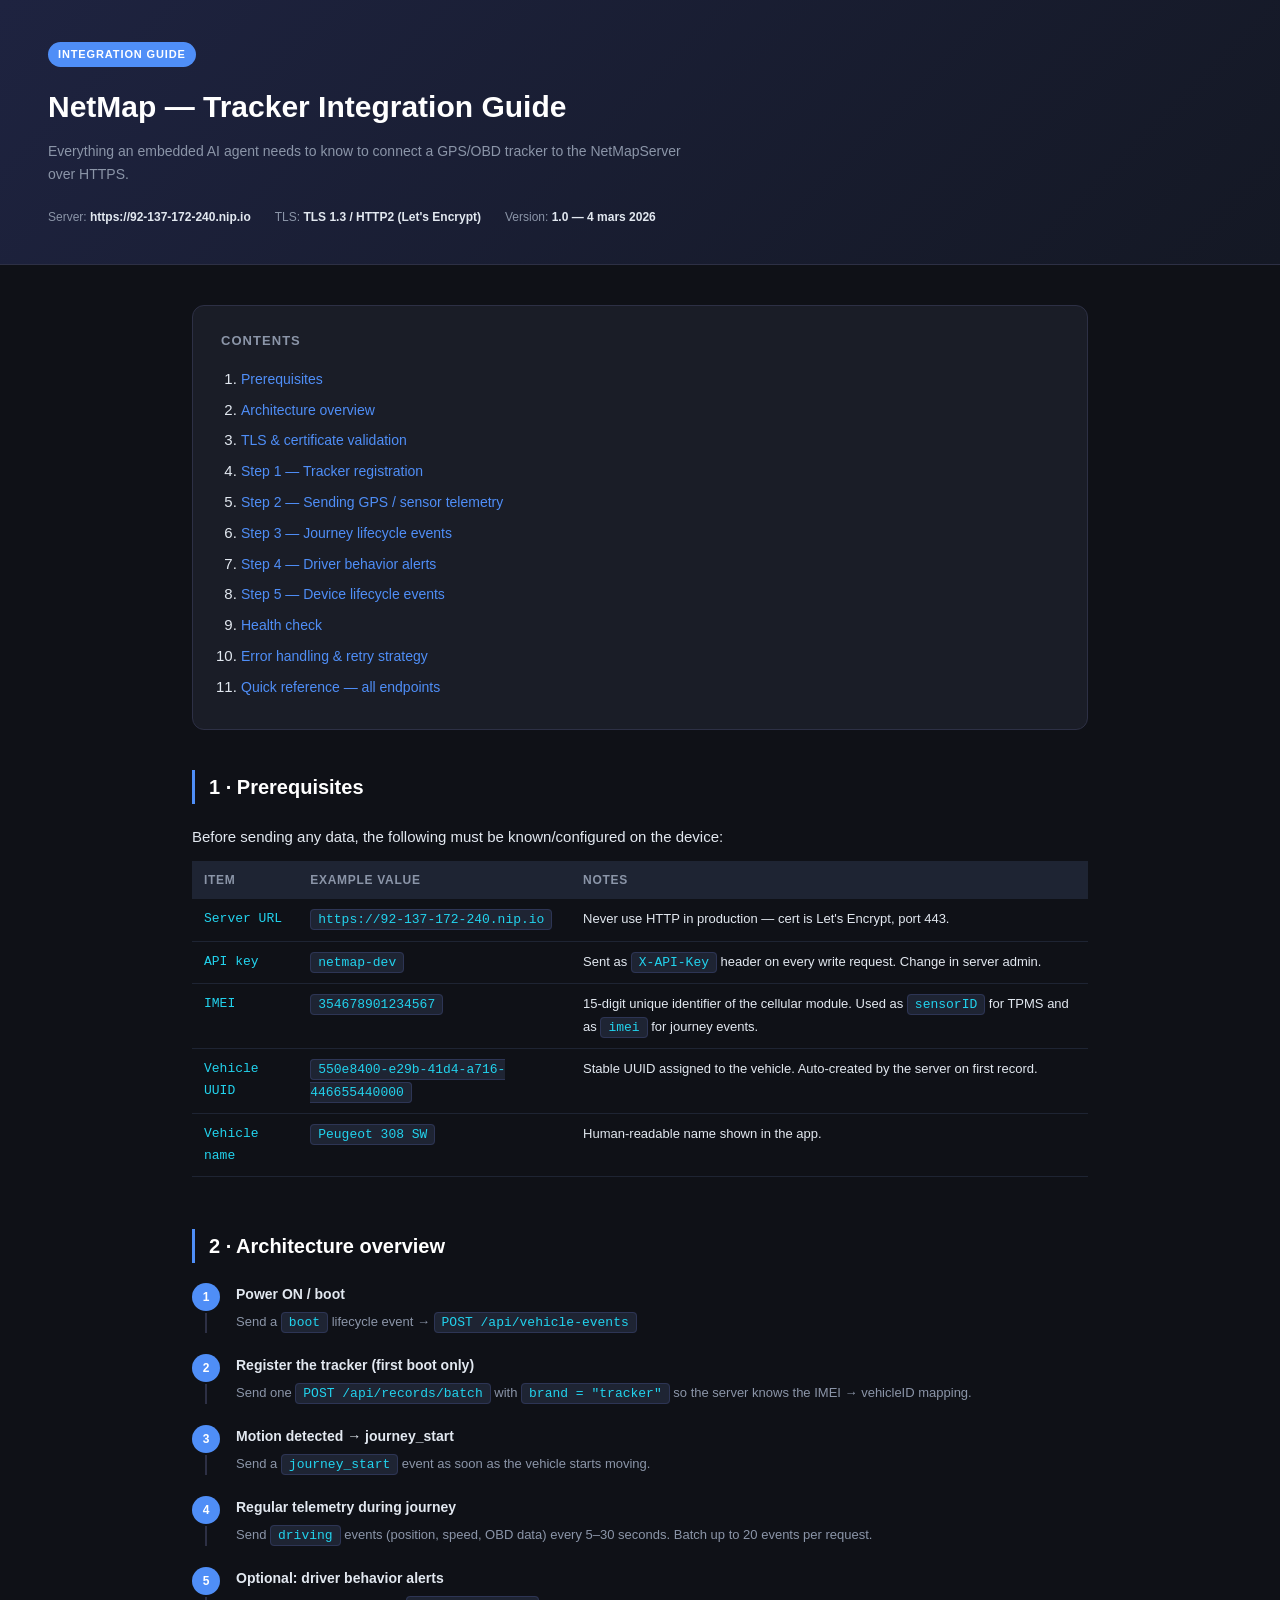
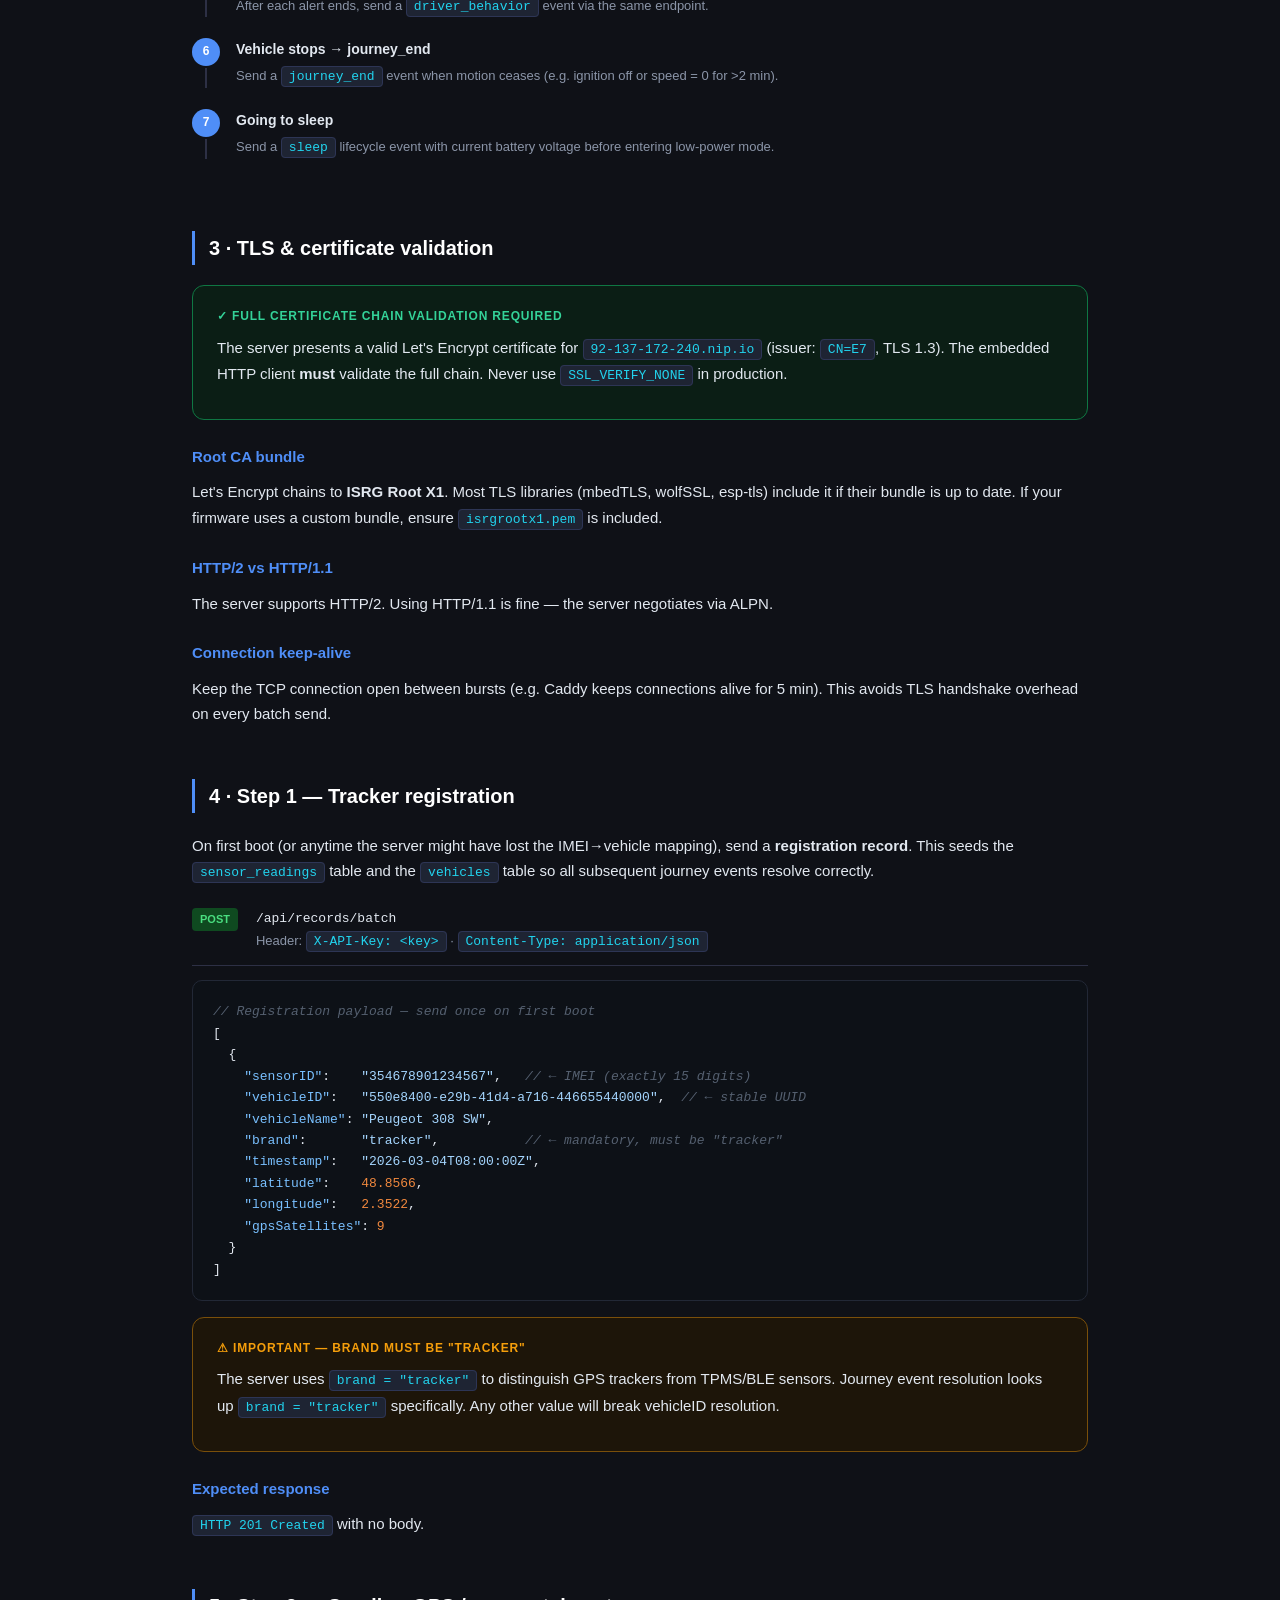
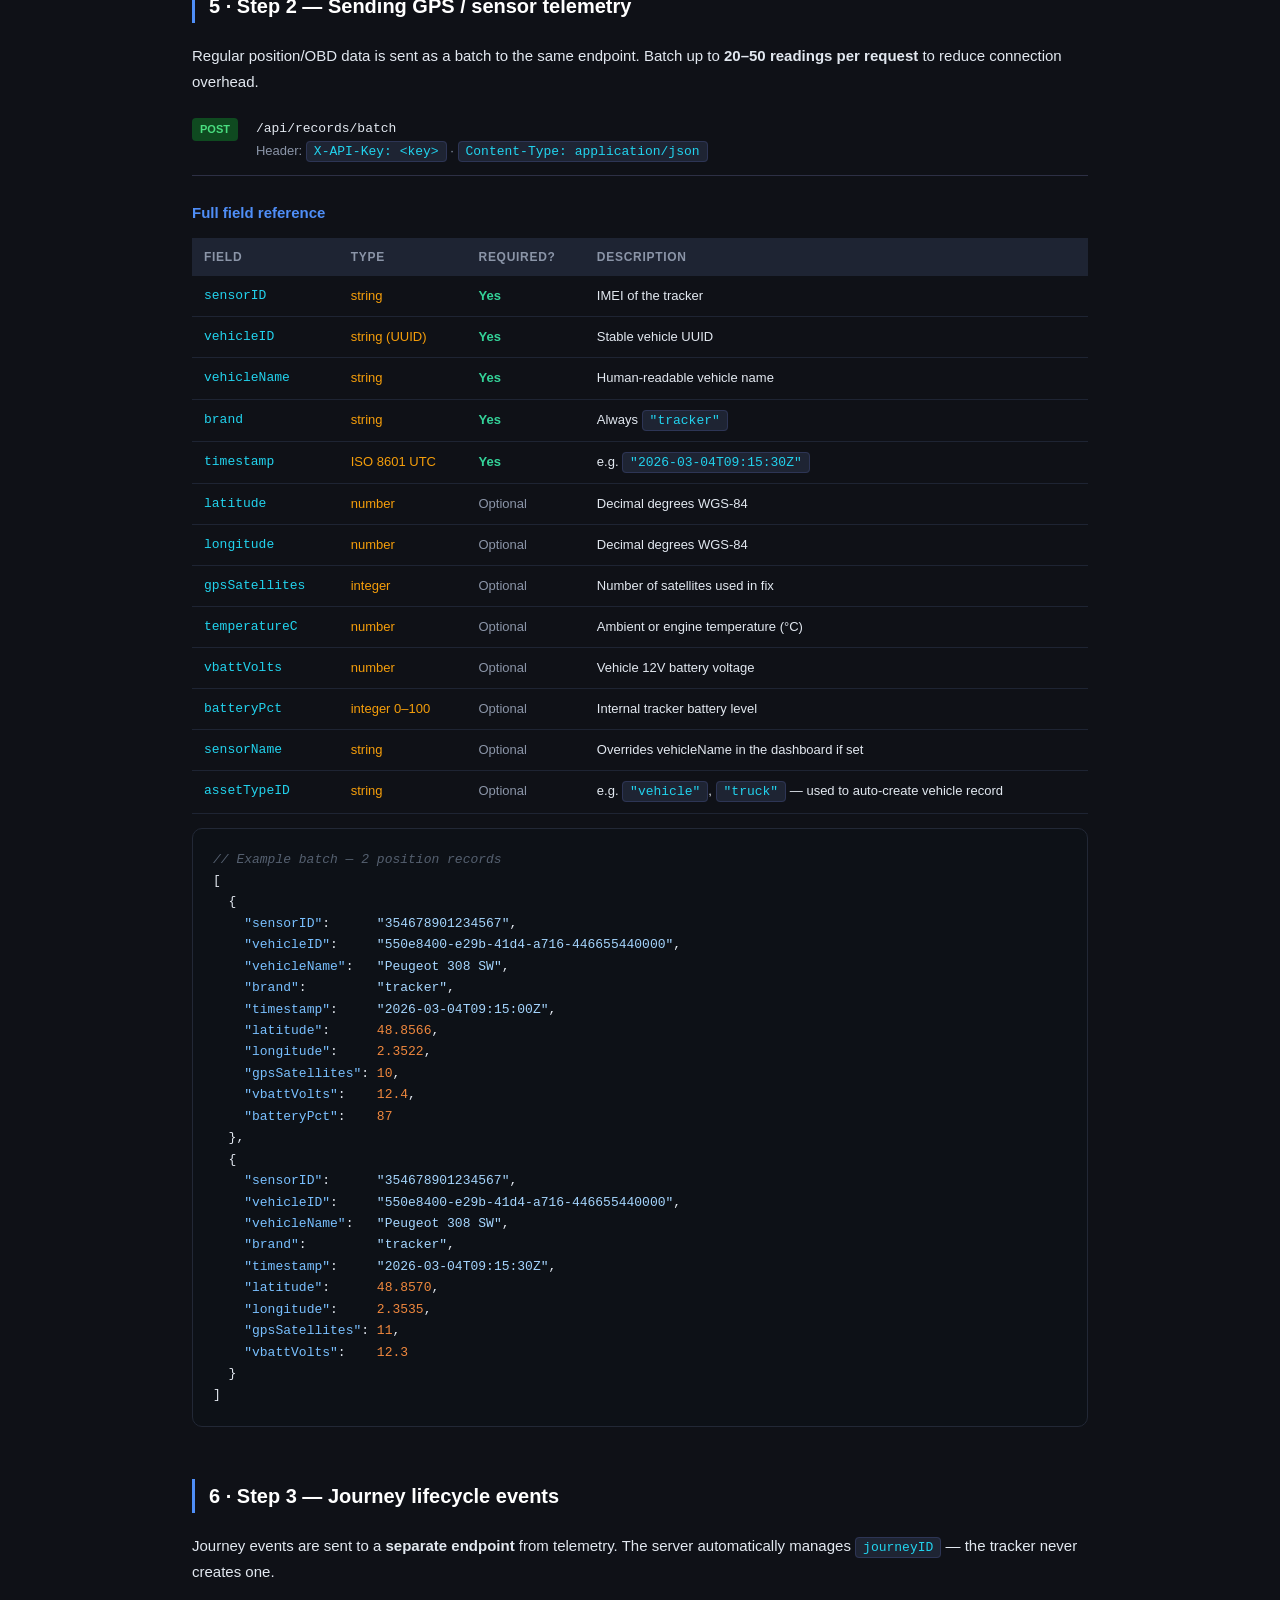
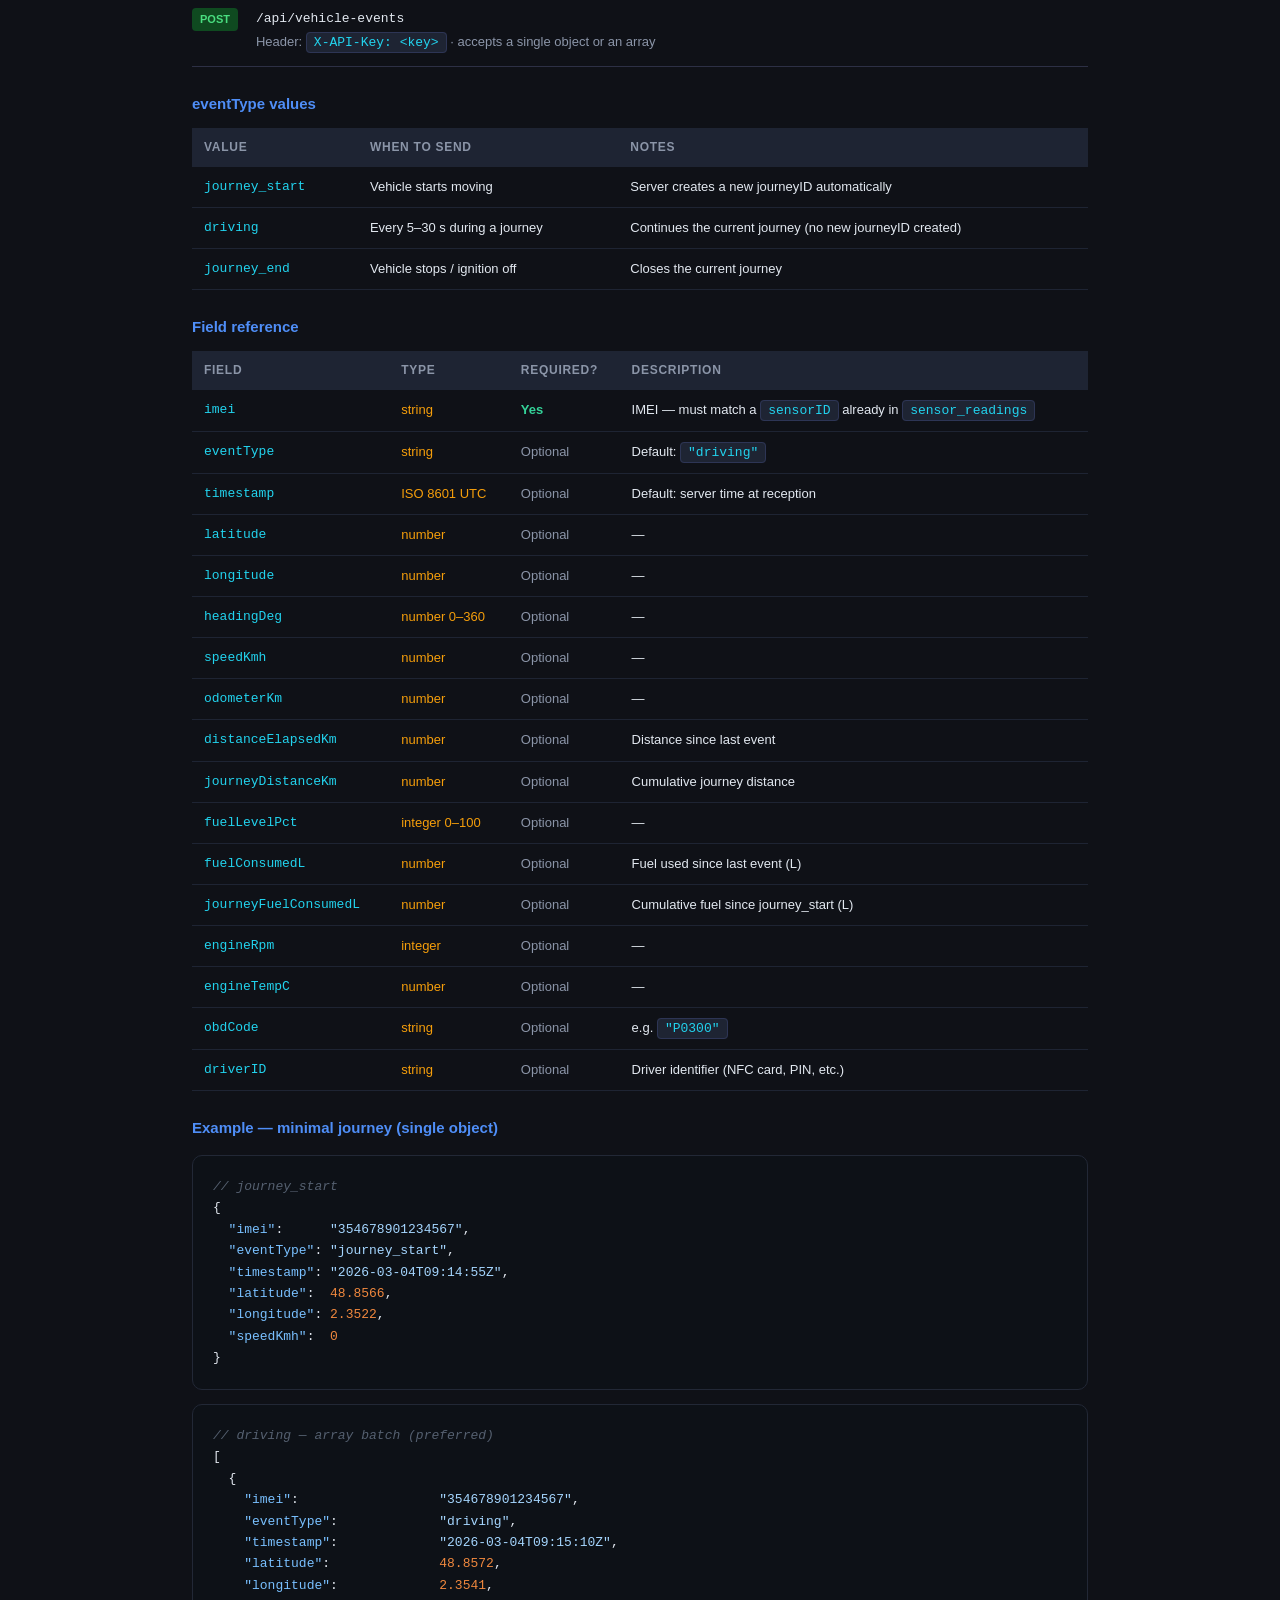
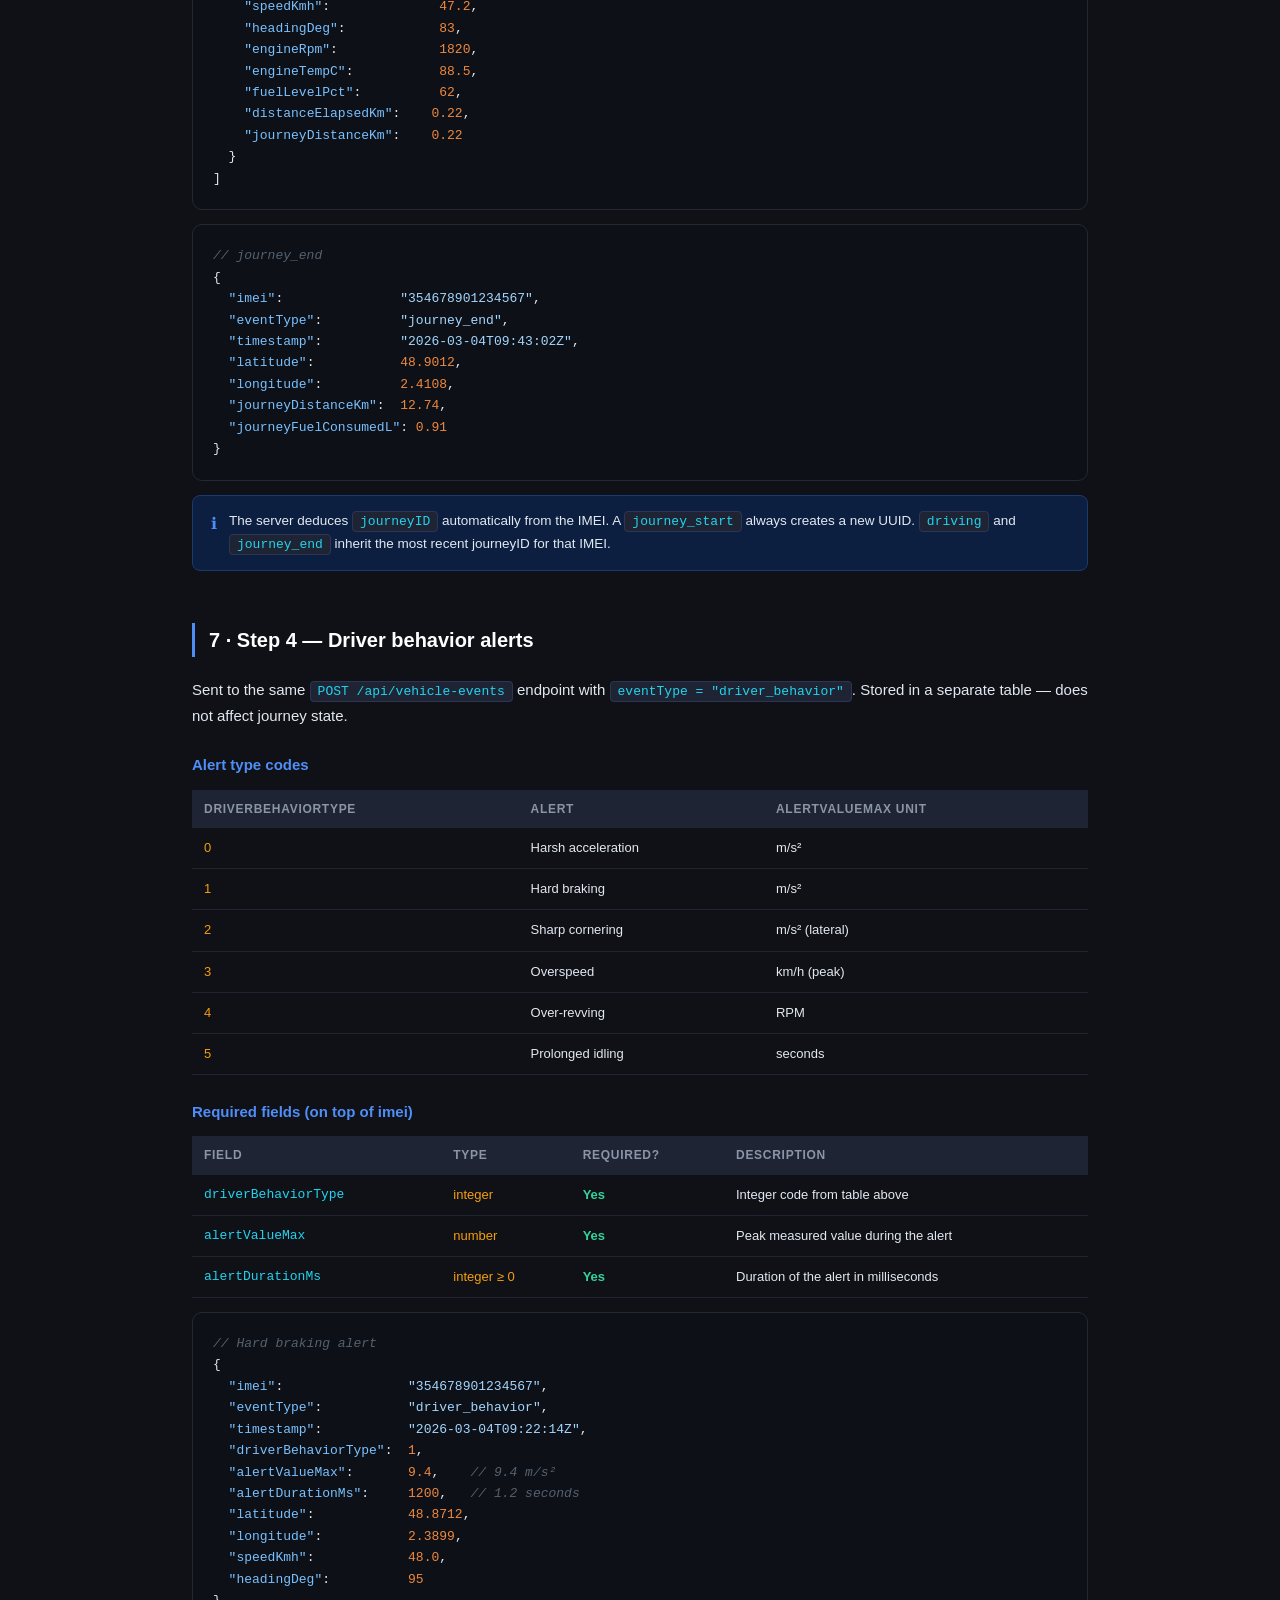
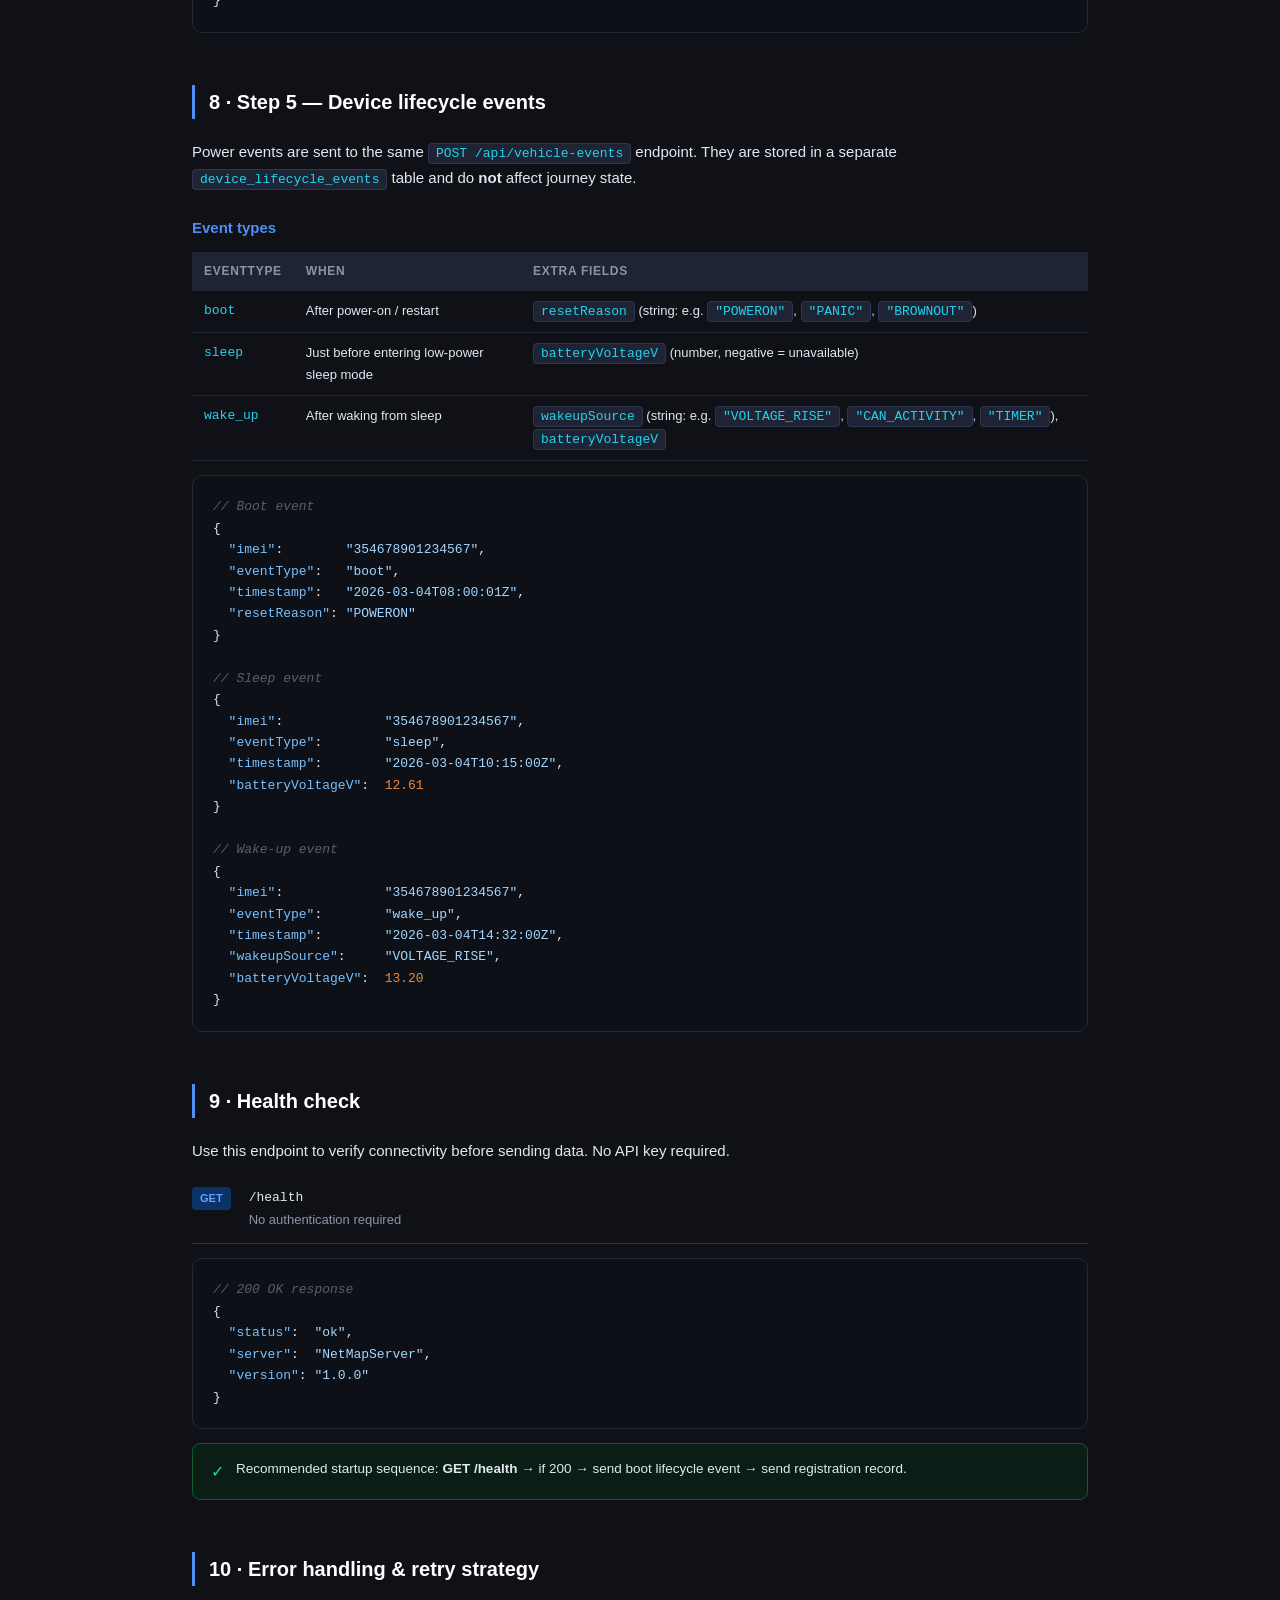
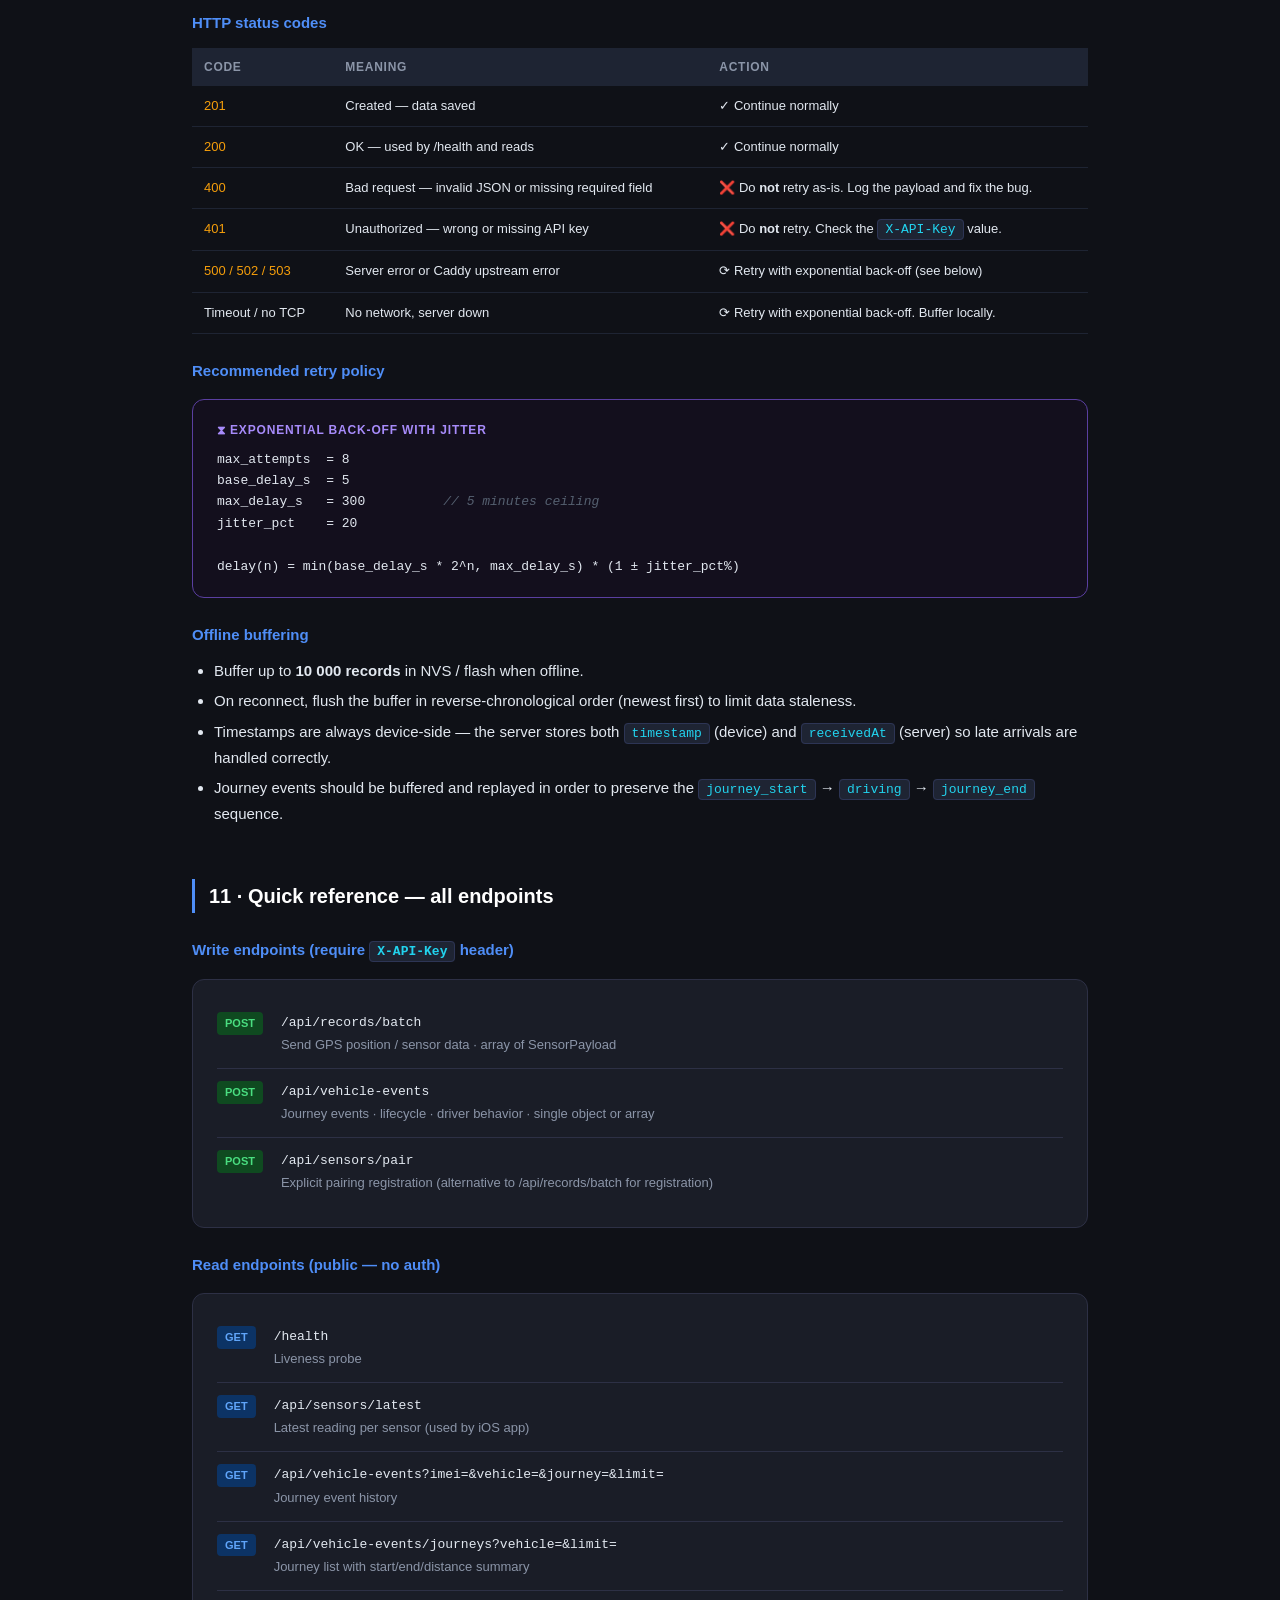
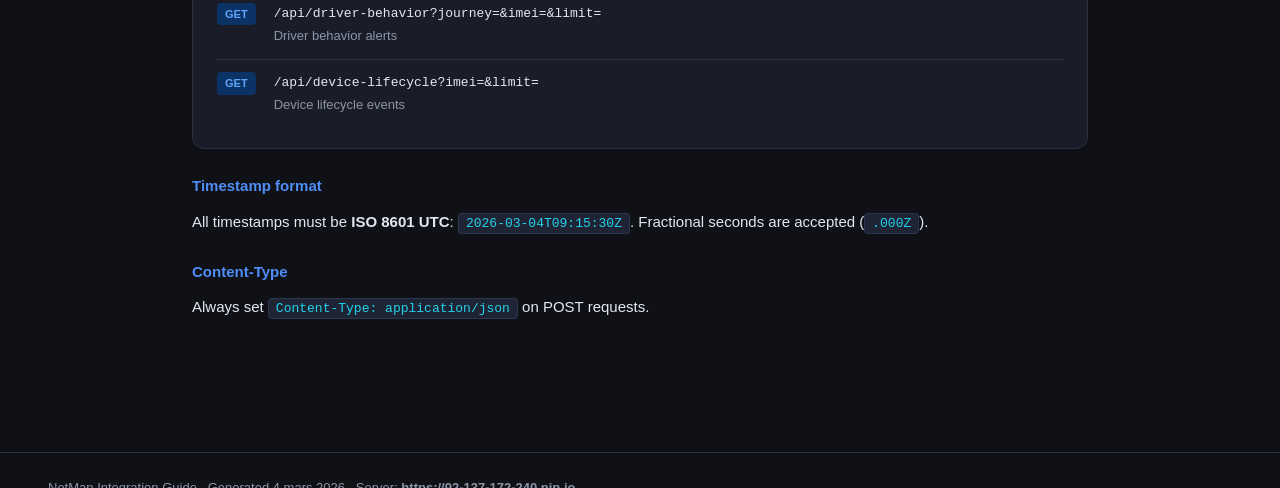
<file: NetMapServer/Public/tracker_integration_guide.html>
<!DOCTYPE html>
<html lang="en">
<head>
  <meta charset="UTF-8">
  <meta name="viewport" content="width=device-width, initial-scale=1.0">
  <title>NetMap — Tracker Integration Guide</title>
  <style>
    :root {
      --bg:       #0f1117;
      --card:     #1a1d27;
      --border:   #2d3045;
      --accent:   #4f8ef7;
      --green:    #34d399;
      --orange:   #f59e0b;
      --red:      #f87171;
      --purple:   #a78bfa;
      --cyan:     #22d3ee;
      --text:     #e2e8f0;
      --muted:    #8b95a8;
      --code-bg:  #0d1117;
    }
    * { box-sizing: border-box; margin: 0; padding: 0; }
    body {
      background: var(--bg); color: var(--text);
      font-family: -apple-system, BlinkMacSystemFont, 'Segoe UI', sans-serif;
      font-size: 15px; line-height: 1.7;
    }

    /* ── Header ── */
    header {
      background: linear-gradient(135deg, #1e2340 0%, #141824 100%);
      border-bottom: 1px solid var(--border);
      padding: 40px 48px 36px;
    }
    header .badge {
      display: inline-block; background: var(--accent); color: #fff;
      font-size: 11px; font-weight: 700; letter-spacing: .08em;
      padding: 3px 10px; border-radius: 20px; text-transform: uppercase; margin-bottom: 14px;
    }
    header h1 { font-size: 30px; font-weight: 700; color: #fff; }
    header p  { color: var(--muted); margin-top: 8px; font-size: 14px; max-width: 640px; }
    header .meta { display:flex; gap:24px; margin-top:20px; flex-wrap:wrap; }
    header .meta span { font-size: 12px; color: var(--muted); }
    header .meta strong { color: var(--text); }

    /* ── Layout ── */
    .container { max-width: 960px; margin: 0 auto; padding: 40px 32px 80px; }

    /* ── TOC ── */
    nav.toc {
      background: var(--card); border: 1px solid var(--border);
      border-radius: 12px; padding: 24px 28px; margin-bottom: 40px;
    }
    nav.toc h2 { font-size: 13px; font-weight: 700; color: var(--muted); text-transform: uppercase;
                 letter-spacing: .08em; margin-bottom: 14px; }
    nav.toc ol { padding-left: 20px; }
    nav.toc li { margin: 5px 0; }
    nav.toc a  { color: var(--accent); text-decoration: none; font-size: 14px; }
    nav.toc a:hover { text-decoration: underline; }

    /* ── Sections ── */
    section { margin-bottom: 52px; }
    section h2 {
      font-size: 20px; font-weight: 700; color: #fff;
      border-left: 3px solid var(--accent); padding-left: 14px;
      margin-bottom: 20px; scroll-margin-top: 24px;
    }
    section h3 { font-size: 15px; font-weight: 700; color: var(--accent);
                 margin: 24px 0 10px; }
    section p  { color: var(--text); margin-bottom: 12px; }
    section ul, section ol { padding-left: 22px; margin-bottom: 12px; }
    section li { margin: 5px 0; color: var(--text); }

    /* ── Cards ── */
    .card {
      background: var(--card); border: 1px solid var(--border);
      border-radius: 12px; padding: 20px 24px; margin: 16px 0;
    }
    .card.green  { border-color: #0f7743; background: #0b1e15; }
    .card.orange { border-color: #7a4f0a; background: #1d1509; }
    .card.red    { border-color: #7a1f1f; background: #1d0d0d; }
    .card.purple { border-color: #5a3fa0; background: #130f1d; }
    .card-title { font-size: 12px; font-weight: 700; text-transform: uppercase;
                  letter-spacing: .07em; margin-bottom: 8px; }
    .card.green  .card-title { color: var(--green); }
    .card.orange .card-title { color: var(--orange); }
    .card.red    .card-title { color: var(--red); }
    .card.purple .card-title { color: var(--purple); }

    /* ── Code blocks ── */
    pre {
      background: var(--code-bg); border: 1px solid #222836;
      border-radius: 10px; padding: 20px; overflow-x: auto;
      font-family: 'JetBrains Mono', 'Fira Code', 'SF Mono', monospace;
      font-size: 13px; line-height: 1.65; margin: 14px 0;
    }
    code { font-family: inherit; }
    /* JSON syntax highlight */
    .k  { color: #79c0ff; }   /* key */
    .s  { color: #a5d6ff; }   /* string value */
    .n  { color: #f0883e; }   /* number */
    .b  { color: var(--purple); }   /* bool */
    .nl { color: var(--muted); }    /* null */
    .cm { color: #556070; font-style: italic; } /* comment */

    /* ── Inline code ── */
    code.inline {
      background: #1e2433; border: 1px solid #2d3555;
      border-radius: 4px; padding: 2px 7px; font-size: 13px;
      font-family: 'JetBrains Mono', 'Fira Code', monospace;
      color: var(--cyan);
    }

    /* ── Method badges ── */
    .method {
      display: inline-block; font-size: 11px; font-weight: 700;
      padding: 2px 8px; border-radius: 4px; margin-right: 6px;
    }
    .post   { background: #0f4a20; color: #4ade80; }
    .get    { background: #0c3365; color: #60a5fa; }
    .delete { background: #4a0f0f; color: #f87171; }

    /* ── Endpoint rows ── */
    .endpoint {
      display:flex; align-items:flex-start; gap:12px;
      border-bottom: 1px solid var(--border); padding: 12px 0;
    }
    .endpoint:last-child { border-bottom: none; }
    .endpoint .path { font-family: monospace; color: var(--text); font-size: 13px; }
    .endpoint .desc { color: var(--muted); font-size: 13px; }

    /* ── Field table ── */
    table { width: 100%; border-collapse: collapse; margin: 12px 0; font-size: 13px; }
    th { background: #1e2433; color: var(--muted); text-align: left;
         padding: 9px 12px; font-size: 12px; text-transform: uppercase; letter-spacing:.06em; }
    td { padding: 9px 12px; border-bottom: 1px solid #1e2433; vertical-align: top; }
    td.field { font-family: monospace; color: var(--cyan); }
    td.type  { color: var(--orange); }
    td.req   { color: var(--green); font-weight: 600; }
    td.opt   { color: var(--muted); }
    td.desc  { color: var(--text); }
    tr:hover td { background: #171c2a; }

    /* ── Flow diagram ── */
    .flow {
      display: flex; flex-direction: column; gap: 0; margin: 20px 0;
    }
    .flow-step {
      display: flex; align-items: flex-start; gap: 16px;
    }
    .flow-left {
      display: flex; flex-direction: column; align-items: center;
    }
    .flow-dot {
      width: 28px; height: 28px; border-radius: 50%; background: var(--accent);
      display: flex; align-items: center; justify-content: center;
      font-size: 12px; font-weight: 700; color: #fff; flex-shrink: 0;
    }
    .flow-line {
      width: 2px; background: var(--border); flex: 1; min-height: 20px; margin: 2px 0;
    }
    .flow-body { padding-bottom: 20px; flex: 1; }
    .flow-title { font-weight: 700; color: var(--text); font-size: 14px; margin-bottom: 4px; }
    .flow-sub   { color: var(--muted); font-size: 13px; }

    /* ── Alert / info boxes ── */
    .info, .warn, .tip {
      border-radius: 8px; padding: 14px 18px; margin: 14px 0;
      font-size: 13.5px; display: flex; gap: 12px; align-items: flex-start;
    }
    .info { background: #0c1f40; border: 1px solid #1a3a6e; }
    .warn { background: #1d1509; border: 1px solid #7a4f0a; }
    .tip  { background: #0b1e15; border: 1px solid #0f5a2e; }
    .info .icon { color: var(--accent); font-size: 16px; }
    .warn .icon { color: var(--orange); font-size: 16px; }
    .tip  .icon { color: var(--green);  font-size: 16px; }
    .info p, .warn p, .tip p { margin: 0; color: var(--text); }

    /* ── Footer ── */
    footer {
      border-top: 1px solid var(--border);
      padding: 24px 48px; color: var(--muted); font-size: 13px;
    }
  </style>
</head>
<body>

<header>
  <div class="badge">Integration Guide</div>
  <h1>NetMap — Tracker Integration Guide</h1>
  <p>Everything an embedded AI agent needs to know to connect a GPS/OBD tracker to the NetMapServer over HTTPS.</p>
  <div class="meta">
    <span>Server: <strong>https://92-137-172-240.nip.io</strong></span>
    <span>TLS: <strong>TLS 1.3 / HTTP2 (Let's Encrypt)</strong></span>
    <span>Version: <strong>1.0 — 4 mars 2026</strong></span>
  </div>
</header>

<div class="container">

  <!-- TOC -->
  <nav class="toc">
    <h2>Contents</h2>
    <ol>
      <li><a href="#prerequisites">Prerequisites</a></li>
      <li><a href="#overview">Architecture overview</a></li>
      <li><a href="#tls">TLS &amp; certificate validation</a></li>
      <li><a href="#registration">Step 1 — Tracker registration</a></li>
      <li><a href="#telemetry">Step 2 — Sending GPS / sensor telemetry</a></li>
      <li><a href="#journey">Step 3 — Journey lifecycle events</a></li>
      <li><a href="#behavior">Step 4 — Driver behavior alerts</a></li>
      <li><a href="#lifecycle">Step 5 — Device lifecycle events</a></li>
      <li><a href="#health">Health check</a></li>
      <li><a href="#errors">Error handling &amp; retry strategy</a></li>
      <li><a href="#reference">Quick reference — all endpoints</a></li>
    </ol>
  </nav>

  <!-- 1. Prerequisites -->
  <section id="prerequisites">
    <h2>1 · Prerequisites</h2>
    <p>Before sending any data, the following must be known/configured on the device:</p>
    <table>
      <tr><th>Item</th><th>Example value</th><th>Notes</th></tr>
      <tr>
        <td class="field">Server URL</td>
        <td><code class="inline">https://92-137-172-240.nip.io</code></td>
        <td class="desc">Never use HTTP in production — cert is Let's Encrypt, port 443.</td>
      </tr>
      <tr>
        <td class="field">API key</td>
        <td><code class="inline">netmap-dev</code></td>
        <td class="desc">Sent as <code class="inline">X-API-Key</code> header on every write request. Change in server admin.</td>
      </tr>
      <tr>
        <td class="field">IMEI</td>
        <td><code class="inline">354678901234567</code></td>
        <td class="desc">15-digit unique identifier of the cellular module. Used as <code class="inline">sensorID</code> for TPMS and as <code class="inline">imei</code> for journey events.</td>
      </tr>
      <tr>
        <td class="field">Vehicle UUID</td>
        <td><code class="inline">550e8400-e29b-41d4-a716-446655440000</code></td>
        <td class="desc">Stable UUID assigned to the vehicle. Auto-created by the server on first record.</td>
      </tr>
      <tr>
        <td class="field">Vehicle name</td>
        <td><code class="inline">Peugeot 308 SW</code></td>
        <td class="desc">Human-readable name shown in the app.</td>
      </tr>
    </table>
  </section>

  <!-- 2. Architecture -->
  <section id="overview">
    <h2>2 · Architecture overview</h2>

    <div class="flow">
      <div class="flow-step">
        <div class="flow-left">
          <div class="flow-dot">1</div>
          <div class="flow-line"></div>
        </div>
        <div class="flow-body">
          <div class="flow-title">Power ON / boot</div>
          <div class="flow-sub">Send a <code class="inline">boot</code> lifecycle event → <code class="inline">POST /api/vehicle-events</code></div>
        </div>
      </div>
      <div class="flow-step">
        <div class="flow-left">
          <div class="flow-dot">2</div>
          <div class="flow-line"></div>
        </div>
        <div class="flow-body">
          <div class="flow-title">Register the tracker (first boot only)</div>
          <div class="flow-sub">Send one <code class="inline">POST /api/records/batch</code> with <code class="inline">brand = "tracker"</code> so the server knows the IMEI → vehicleID mapping.</div>
        </div>
      </div>
      <div class="flow-step">
        <div class="flow-left">
          <div class="flow-dot">3</div>
          <div class="flow-line"></div>
        </div>
        <div class="flow-body">
          <div class="flow-title">Motion detected → journey_start</div>
          <div class="flow-sub">Send a <code class="inline">journey_start</code> event as soon as the vehicle starts moving.</div>
        </div>
      </div>
      <div class="flow-step">
        <div class="flow-left">
          <div class="flow-dot">4</div>
          <div class="flow-line"></div>
        </div>
        <div class="flow-body">
          <div class="flow-title">Regular telemetry during journey</div>
          <div class="flow-sub">Send <code class="inline">driving</code> events (position, speed, OBD data) every 5–30 seconds. Batch up to 20 events per request.</div>
        </div>
      </div>
      <div class="flow-step">
        <div class="flow-left">
          <div class="flow-dot">5</div>
          <div class="flow-line"></div>
        </div>
        <div class="flow-body">
          <div class="flow-title">Optional: driver behavior alerts</div>
          <div class="flow-sub">After each alert ends, send a <code class="inline">driver_behavior</code> event via the same endpoint.</div>
        </div>
      </div>
      <div class="flow-step">
        <div class="flow-left">
          <div class="flow-dot">6</div>
          <div class="flow-line"></div>
        </div>
        <div class="flow-body">
          <div class="flow-title">Vehicle stops → journey_end</div>
          <div class="flow-sub">Send a <code class="inline">journey_end</code> event when motion ceases (e.g. ignition off or speed = 0 for &gt;2 min).</div>
        </div>
      </div>
      <div class="flow-step">
        <div class="flow-left">
          <div class="flow-dot">7</div>
          <div class="flow-line"></div>
        </div>
        <div class="flow-body">
          <div class="flow-title">Going to sleep</div>
          <div class="flow-sub">Send a <code class="inline">sleep</code> lifecycle event with current battery voltage before entering low-power mode.</div>
        </div>
      </div>
    </div>
  </section>

  <!-- 3. TLS -->
  <section id="tls">
    <h2>3 · TLS &amp; certificate validation</h2>

    <div class="card green">
      <div class="card-title">✓ Full certificate chain validation required</div>
      <p>The server presents a valid Let's Encrypt certificate for <code class="inline">92-137-172-240.nip.io</code> (issuer: <code class="inline">CN=E7</code>, TLS 1.3).
      The embedded HTTP client <strong>must</strong> validate the full chain. Never use <code class="inline">SSL_VERIFY_NONE</code> in production.</p>
    </div>

    <h3>Root CA bundle</h3>
    <p>Let's Encrypt chains to <strong>ISRG Root X1</strong>. Most TLS libraries (mbedTLS, wolfSSL, esp-tls) include it if their bundle is up to date.
    If your firmware uses a custom bundle, ensure <code class="inline">isrgrootx1.pem</code> is included.</p>

    <h3>HTTP/2 vs HTTP/1.1</h3>
    <p>The server supports HTTP/2. Using HTTP/1.1 is fine — the server negotiates via ALPN.</p>

    <h3>Connection keep-alive</h3>
    <p>Keep the TCP connection open between bursts (e.g. Caddy keeps connections alive for 5 min). This avoids TLS handshake overhead on every batch send.</p>
  </section>

  <!-- 4. Registration -->
  <section id="registration">
    <h2>4 · Step 1 — Tracker registration</h2>

    <p>On first boot (or anytime the server might have lost the IMEI→vehicle mapping),
    send a <strong>registration record</strong>. This seeds the <code class="inline">sensor_readings</code> table and the <code class="inline">vehicles</code> table so all subsequent journey events resolve correctly.</p>

    <div class="endpoint">
      <span class="method post">POST</span>
      <div>
        <div class="path">/api/records/batch</div>
        <div class="desc">Header: <code class="inline">X-API-Key: &lt;key&gt;</code> · <code class="inline">Content-Type: application/json</code></div>
      </div>
    </div>

    <pre><code><span class="cm">// Registration payload — send once on first boot</span>
[
  {
    <span class="k">"sensorID"</span>:    <span class="s">"354678901234567"</span>,   <span class="cm">// ← IMEI (exactly 15 digits)</span>
    <span class="k">"vehicleID"</span>:   <span class="s">"550e8400-e29b-41d4-a716-446655440000"</span>,  <span class="cm">// ← stable UUID</span>
    <span class="k">"vehicleName"</span>: <span class="s">"Peugeot 308 SW"</span>,
    <span class="k">"brand"</span>:       <span class="s">"tracker"</span>,           <span class="cm">// ← mandatory, must be "tracker"</span>
    <span class="k">"timestamp"</span>:   <span class="s">"2026-03-04T08:00:00Z"</span>,
    <span class="k">"latitude"</span>:    <span class="n">48.8566</span>,
    <span class="k">"longitude"</span>:   <span class="n">2.3522</span>,
    <span class="k">"gpsSatellites"</span>: <span class="n">9</span>
  }
]</code></pre>

    <div class="card orange">
      <div class="card-title">⚠ Important — brand must be "tracker"</div>
      <p>The server uses <code class="inline">brand = "tracker"</code> to distinguish GPS trackers from TPMS/BLE sensors.
      Journey event resolution looks up <code class="inline">brand = "tracker"</code> specifically. Any other value will break vehicleID resolution.</p>
    </div>

    <h3>Expected response</h3>
    <p><code class="inline">HTTP 201 Created</code> with no body.</p>
  </section>

  <!-- 5. Telemetry -->
  <section id="telemetry">
    <h2>5 · Step 2 — Sending GPS / sensor telemetry</h2>

    <p>Regular position/OBD data is sent as a batch to the same endpoint. Batch up to <strong>20–50 readings per request</strong> to reduce connection overhead.</p>

    <div class="endpoint">
      <span class="method post">POST</span>
      <div>
        <div class="path">/api/records/batch</div>
        <div class="desc">Header: <code class="inline">X-API-Key: &lt;key&gt;</code> · <code class="inline">Content-Type: application/json</code></div>
      </div>
    </div>

    <h3>Full field reference</h3>
    <table>
      <tr>
        <th>Field</th><th>Type</th><th>Required?</th><th>Description</th>
      </tr>
      <tr><td class="field">sensorID</td><td class="type">string</td><td class="req">Yes</td><td class="desc">IMEI of the tracker</td></tr>
      <tr><td class="field">vehicleID</td><td class="type">string (UUID)</td><td class="req">Yes</td><td class="desc">Stable vehicle UUID</td></tr>
      <tr><td class="field">vehicleName</td><td class="type">string</td><td class="req">Yes</td><td class="desc">Human-readable vehicle name</td></tr>
      <tr><td class="field">brand</td><td class="type">string</td><td class="req">Yes</td><td class="desc">Always <code class="inline">"tracker"</code></td></tr>
      <tr><td class="field">timestamp</td><td class="type">ISO 8601 UTC</td><td class="req">Yes</td><td class="desc">e.g. <code class="inline">"2026-03-04T09:15:30Z"</code></td></tr>
      <tr><td class="field">latitude</td><td class="type">number</td><td class="opt">Optional</td><td class="desc">Decimal degrees WGS-84</td></tr>
      <tr><td class="field">longitude</td><td class="type">number</td><td class="opt">Optional</td><td class="desc">Decimal degrees WGS-84</td></tr>
      <tr><td class="field">gpsSatellites</td><td class="type">integer</td><td class="opt">Optional</td><td class="desc">Number of satellites used in fix</td></tr>
      <tr><td class="field">temperatureC</td><td class="type">number</td><td class="opt">Optional</td><td class="desc">Ambient or engine temperature (°C)</td></tr>
      <tr><td class="field">vbattVolts</td><td class="type">number</td><td class="opt">Optional</td><td class="desc">Vehicle 12V battery voltage</td></tr>
      <tr><td class="field">batteryPct</td><td class="type">integer 0–100</td><td class="opt">Optional</td><td class="desc">Internal tracker battery level</td></tr>
      <tr><td class="field">sensorName</td><td class="type">string</td><td class="opt">Optional</td><td class="desc">Overrides vehicleName in the dashboard if set</td></tr>
      <tr><td class="field">assetTypeID</td><td class="type">string</td><td class="opt">Optional</td><td class="desc">e.g. <code class="inline">"vehicle"</code>, <code class="inline">"truck"</code> — used to auto-create vehicle record</td></tr>
    </table>

    <pre><code><span class="cm">// Example batch — 2 position records</span>
[
  {
    <span class="k">"sensorID"</span>:      <span class="s">"354678901234567"</span>,
    <span class="k">"vehicleID"</span>:     <span class="s">"550e8400-e29b-41d4-a716-446655440000"</span>,
    <span class="k">"vehicleName"</span>:   <span class="s">"Peugeot 308 SW"</span>,
    <span class="k">"brand"</span>:         <span class="s">"tracker"</span>,
    <span class="k">"timestamp"</span>:     <span class="s">"2026-03-04T09:15:00Z"</span>,
    <span class="k">"latitude"</span>:      <span class="n">48.8566</span>,
    <span class="k">"longitude"</span>:     <span class="n">2.3522</span>,
    <span class="k">"gpsSatellites"</span>: <span class="n">10</span>,
    <span class="k">"vbattVolts"</span>:    <span class="n">12.4</span>,
    <span class="k">"batteryPct"</span>:    <span class="n">87</span>
  },
  {
    <span class="k">"sensorID"</span>:      <span class="s">"354678901234567"</span>,
    <span class="k">"vehicleID"</span>:     <span class="s">"550e8400-e29b-41d4-a716-446655440000"</span>,
    <span class="k">"vehicleName"</span>:   <span class="s">"Peugeot 308 SW"</span>,
    <span class="k">"brand"</span>:         <span class="s">"tracker"</span>,
    <span class="k">"timestamp"</span>:     <span class="s">"2026-03-04T09:15:30Z"</span>,
    <span class="k">"latitude"</span>:      <span class="n">48.8570</span>,
    <span class="k">"longitude"</span>:     <span class="n">2.3535</span>,
    <span class="k">"gpsSatellites"</span>: <span class="n">11</span>,
    <span class="k">"vbattVolts"</span>:    <span class="n">12.3</span>
  }
]</code></pre>
  </section>

  <!-- 6. Journey -->
  <section id="journey">
    <h2>6 · Step 3 — Journey lifecycle events</h2>

    <p>Journey events are sent to a <strong>separate endpoint</strong> from telemetry. The server automatically manages <code class="inline">journeyID</code> — the tracker never creates one.</p>

    <div class="endpoint">
      <span class="method post">POST</span>
      <div>
        <div class="path">/api/vehicle-events</div>
        <div class="desc">Header: <code class="inline">X-API-Key: &lt;key&gt;</code> · accepts a single object or an array</div>
      </div>
    </div>

    <h3>eventType values</h3>
    <table>
      <tr><th>Value</th><th>When to send</th><th>Notes</th></tr>
      <tr>
        <td class="field">journey_start</td>
        <td class="desc">Vehicle starts moving</td>
        <td class="desc">Server creates a new journeyID automatically</td>
      </tr>
      <tr>
        <td class="field">driving</td>
        <td class="desc">Every 5–30 s during a journey</td>
        <td class="desc">Continues the current journey (no new journeyID created)</td>
      </tr>
      <tr>
        <td class="field">journey_end</td>
        <td class="desc">Vehicle stops / ignition off</td>
        <td class="desc">Closes the current journey</td>
      </tr>
    </table>

    <h3>Field reference</h3>
    <table>
      <tr><th>Field</th><th>Type</th><th>Required?</th><th>Description</th></tr>
      <tr><td class="field">imei</td><td class="type">string</td><td class="req">Yes</td><td class="desc">IMEI — must match a <code class="inline">sensorID</code> already in <code class="inline">sensor_readings</code></td></tr>
      <tr><td class="field">eventType</td><td class="type">string</td><td class="opt">Optional</td><td class="desc">Default: <code class="inline">"driving"</code></td></tr>
      <tr><td class="field">timestamp</td><td class="type">ISO 8601 UTC</td><td class="opt">Optional</td><td class="desc">Default: server time at reception</td></tr>
      <tr><td class="field">latitude</td><td class="type">number</td><td class="opt">Optional</td><td class="desc">—</td></tr>
      <tr><td class="field">longitude</td><td class="type">number</td><td class="opt">Optional</td><td class="desc">—</td></tr>
      <tr><td class="field">headingDeg</td><td class="type">number 0–360</td><td class="opt">Optional</td><td class="desc">—</td></tr>
      <tr><td class="field">speedKmh</td><td class="type">number</td><td class="opt">Optional</td><td class="desc">—</td></tr>
      <tr><td class="field">odometerKm</td><td class="type">number</td><td class="opt">Optional</td><td class="desc">—</td></tr>
      <tr><td class="field">distanceElapsedKm</td><td class="type">number</td><td class="opt">Optional</td><td class="desc">Distance since last event</td></tr>
      <tr><td class="field">journeyDistanceKm</td><td class="type">number</td><td class="opt">Optional</td><td class="desc">Cumulative journey distance</td></tr>
      <tr><td class="field">fuelLevelPct</td><td class="type">integer 0–100</td><td class="opt">Optional</td><td class="desc">—</td></tr>
      <tr><td class="field">fuelConsumedL</td><td class="type">number</td><td class="opt">Optional</td><td class="desc">Fuel used since last event (L)</td></tr>
      <tr><td class="field">journeyFuelConsumedL</td><td class="type">number</td><td class="opt">Optional</td><td class="desc">Cumulative fuel since journey_start (L)</td></tr>
      <tr><td class="field">engineRpm</td><td class="type">integer</td><td class="opt">Optional</td><td class="desc">—</td></tr>
      <tr><td class="field">engineTempC</td><td class="type">number</td><td class="opt">Optional</td><td class="desc">—</td></tr>
      <tr><td class="field">obdCode</td><td class="type">string</td><td class="opt">Optional</td><td class="desc">e.g. <code class="inline">"P0300"</code></td></tr>
      <tr><td class="field">driverID</td><td class="type">string</td><td class="opt">Optional</td><td class="desc">Driver identifier (NFC card, PIN, etc.)</td></tr>
    </table>

    <h3>Example — minimal journey (single object)</h3>
    <pre><code><span class="cm">// journey_start</span>
{
  <span class="k">"imei"</span>:      <span class="s">"354678901234567"</span>,
  <span class="k">"eventType"</span>: <span class="s">"journey_start"</span>,
  <span class="k">"timestamp"</span>: <span class="s">"2026-03-04T09:14:55Z"</span>,
  <span class="k">"latitude"</span>:  <span class="n">48.8566</span>,
  <span class="k">"longitude"</span>: <span class="n">2.3522</span>,
  <span class="k">"speedKmh"</span>:  <span class="n">0</span>
}</code></pre>

    <pre><code><span class="cm">// driving — array batch (preferred)</span>
[
  {
    <span class="k">"imei"</span>:                  <span class="s">"354678901234567"</span>,
    <span class="k">"eventType"</span>:             <span class="s">"driving"</span>,
    <span class="k">"timestamp"</span>:             <span class="s">"2026-03-04T09:15:10Z"</span>,
    <span class="k">"latitude"</span>:              <span class="n">48.8572</span>,
    <span class="k">"longitude"</span>:             <span class="n">2.3541</span>,
    <span class="k">"speedKmh"</span>:              <span class="n">47.2</span>,
    <span class="k">"headingDeg"</span>:            <span class="n">83</span>,
    <span class="k">"engineRpm"</span>:             <span class="n">1820</span>,
    <span class="k">"engineTempC"</span>:           <span class="n">88.5</span>,
    <span class="k">"fuelLevelPct"</span>:          <span class="n">62</span>,
    <span class="k">"distanceElapsedKm"</span>:    <span class="n">0.22</span>,
    <span class="k">"journeyDistanceKm"</span>:    <span class="n">0.22</span>
  }
]</code></pre>

    <pre><code><span class="cm">// journey_end</span>
{
  <span class="k">"imei"</span>:               <span class="s">"354678901234567"</span>,
  <span class="k">"eventType"</span>:          <span class="s">"journey_end"</span>,
  <span class="k">"timestamp"</span>:          <span class="s">"2026-03-04T09:43:02Z"</span>,
  <span class="k">"latitude"</span>:           <span class="n">48.9012</span>,
  <span class="k">"longitude"</span>:          <span class="n">2.4108</span>,
  <span class="k">"journeyDistanceKm"</span>:  <span class="n">12.74</span>,
  <span class="k">"journeyFuelConsumedL"</span>: <span class="n">0.91</span>
}</code></pre>

    <div class="info">
      <span class="icon">ℹ</span>
      <p>The server deduces <code class="inline">journeyID</code> automatically from the IMEI. A <code class="inline">journey_start</code> always creates a new UUID. <code class="inline">driving</code> and <code class="inline">journey_end</code> inherit the most recent journeyID for that IMEI.</p>
    </div>
  </section>

  <!-- 7. Driver behavior -->
  <section id="behavior">
    <h2>7 · Step 4 — Driver behavior alerts</h2>

    <p>Sent to the same <code class="inline">POST /api/vehicle-events</code> endpoint with <code class="inline">eventType = "driver_behavior"</code>. Stored in a separate table — does not affect journey state.</p>

    <h3>Alert type codes</h3>
    <table>
      <tr><th>driverBehaviorType</th><th>Alert</th><th>alertValueMax unit</th></tr>
      <tr><td class="type">0</td><td>Harsh acceleration</td><td class="desc">m/s²</td></tr>
      <tr><td class="type">1</td><td>Hard braking</td><td class="desc">m/s²</td></tr>
      <tr><td class="type">2</td><td>Sharp cornering</td><td class="desc">m/s² (lateral)</td></tr>
      <tr><td class="type">3</td><td>Overspeed</td><td class="desc">km/h (peak)</td></tr>
      <tr><td class="type">4</td><td>Over-revving</td><td class="desc">RPM</td></tr>
      <tr><td class="type">5</td><td>Prolonged idling</td><td class="desc">seconds</td></tr>
    </table>

    <h3>Required fields (on top of imei)</h3>
    <table>
      <tr><th>Field</th><th>Type</th><th>Required?</th><th>Description</th></tr>
      <tr><td class="field">driverBehaviorType</td><td class="type">integer</td><td class="req">Yes</td><td class="desc">Integer code from table above</td></tr>
      <tr><td class="field">alertValueMax</td><td class="type">number</td><td class="req">Yes</td><td class="desc">Peak measured value during the alert</td></tr>
      <tr><td class="field">alertDurationMs</td><td class="type">integer ≥ 0</td><td class="req">Yes</td><td class="desc">Duration of the alert in milliseconds</td></tr>
    </table>

    <pre><code><span class="cm">// Hard braking alert</span>
{
  <span class="k">"imei"</span>:                <span class="s">"354678901234567"</span>,
  <span class="k">"eventType"</span>:           <span class="s">"driver_behavior"</span>,
  <span class="k">"timestamp"</span>:           <span class="s">"2026-03-04T09:22:14Z"</span>,
  <span class="k">"driverBehaviorType"</span>:  <span class="n">1</span>,
  <span class="k">"alertValueMax"</span>:       <span class="n">9.4</span>,    <span class="cm">// 9.4 m/s²</span>
  <span class="k">"alertDurationMs"</span>:     <span class="n">1200</span>,   <span class="cm">// 1.2 seconds</span>
  <span class="k">"latitude"</span>:            <span class="n">48.8712</span>,
  <span class="k">"longitude"</span>:           <span class="n">2.3899</span>,
  <span class="k">"speedKmh"</span>:            <span class="n">48.0</span>,
  <span class="k">"headingDeg"</span>:          <span class="n">95</span>
}</code></pre>
  </section>

  <!-- 8. Lifecycle -->
  <section id="lifecycle">
    <h2>8 · Step 5 — Device lifecycle events</h2>

    <p>Power events are sent to the same <code class="inline">POST /api/vehicle-events</code> endpoint. They are stored in a separate <code class="inline">device_lifecycle_events</code> table and do <strong>not</strong> affect journey state.</p>

    <h3>Event types</h3>
    <table>
      <tr><th>eventType</th><th>When</th><th>Extra fields</th></tr>
      <tr>
        <td class="field">boot</td>
        <td class="desc">After power-on / restart</td>
        <td class="desc"><code class="inline">resetReason</code> (string: e.g. <code class="inline">"POWERON"</code>, <code class="inline">"PANIC"</code>, <code class="inline">"BROWNOUT"</code>)</td>
      </tr>
      <tr>
        <td class="field">sleep</td>
        <td class="desc">Just before entering low-power sleep mode</td>
        <td class="desc"><code class="inline">batteryVoltageV</code> (number, negative = unavailable)</td>
      </tr>
      <tr>
        <td class="field">wake_up</td>
        <td class="desc">After waking from sleep</td>
        <td class="desc"><code class="inline">wakeupSource</code> (string: e.g. <code class="inline">"VOLTAGE_RISE"</code>, <code class="inline">"CAN_ACTIVITY"</code>, <code class="inline">"TIMER"</code>), <code class="inline">batteryVoltageV</code></td>
      </tr>
    </table>

    <pre><code><span class="cm">// Boot event</span>
{
  <span class="k">"imei"</span>:        <span class="s">"354678901234567"</span>,
  <span class="k">"eventType"</span>:   <span class="s">"boot"</span>,
  <span class="k">"timestamp"</span>:   <span class="s">"2026-03-04T08:00:01Z"</span>,
  <span class="k">"resetReason"</span>: <span class="s">"POWERON"</span>
}

<span class="cm">// Sleep event</span>
{
  <span class="k">"imei"</span>:             <span class="s">"354678901234567"</span>,
  <span class="k">"eventType"</span>:        <span class="s">"sleep"</span>,
  <span class="k">"timestamp"</span>:        <span class="s">"2026-03-04T10:15:00Z"</span>,
  <span class="k">"batteryVoltageV"</span>:  <span class="n">12.61</span>
}

<span class="cm">// Wake-up event</span>
{
  <span class="k">"imei"</span>:             <span class="s">"354678901234567"</span>,
  <span class="k">"eventType"</span>:        <span class="s">"wake_up"</span>,
  <span class="k">"timestamp"</span>:        <span class="s">"2026-03-04T14:32:00Z"</span>,
  <span class="k">"wakeupSource"</span>:     <span class="s">"VOLTAGE_RISE"</span>,
  <span class="k">"batteryVoltageV"</span>:  <span class="n">13.20</span>
}</code></pre>
  </section>

  <!-- 9. Health -->
  <section id="health">
    <h2>9 · Health check</h2>

    <p>Use this endpoint to verify connectivity before sending data. No API key required.</p>

    <div class="endpoint">
      <span class="method get">GET</span>
      <div>
        <div class="path">/health</div>
        <div class="desc">No authentication required</div>
      </div>
    </div>

    <pre><code><span class="cm">// 200 OK response</span>
{
  <span class="k">"status"</span>:  <span class="s">"ok"</span>,
  <span class="k">"server"</span>:  <span class="s">"NetMapServer"</span>,
  <span class="k">"version"</span>: <span class="s">"1.0.0"</span>
}</code></pre>

    <div class="tip">
      <span class="icon">✓</span>
      <p>Recommended startup sequence: <strong>GET /health</strong> → if 200 → send boot lifecycle event → send registration record.</p>
    </div>
  </section>

  <!-- 10. Error handling -->
  <section id="errors">
    <h2>10 · Error handling &amp; retry strategy</h2>

    <h3>HTTP status codes</h3>
    <table>
      <tr><th>Code</th><th>Meaning</th><th>Action</th></tr>
      <tr>
        <td class="type">201</td>
        <td class="desc">Created — data saved</td>
        <td class="desc">✓ Continue normally</td>
      </tr>
      <tr>
        <td class="type">200</td>
        <td class="desc">OK — used by /health and reads</td>
        <td class="desc">✓ Continue normally</td>
      </tr>
      <tr>
        <td class="type">400</td>
        <td class="desc">Bad request — invalid JSON or missing required field</td>
        <td class="desc">❌ Do <strong>not</strong> retry as-is. Log the payload and fix the bug.</td>
      </tr>
      <tr>
        <td class="type">401</td>
        <td class="desc">Unauthorized — wrong or missing API key</td>
        <td class="desc">❌ Do <strong>not</strong> retry. Check the <code class="inline">X-API-Key</code> value.</td>
      </tr>
      <tr>
        <td class="type">500 / 502 / 503</td>
        <td class="desc">Server error or Caddy upstream error</td>
        <td class="desc">⟳ Retry with exponential back-off (see below)</td>
      </tr>
      <tr>
        <td>Timeout / no TCP</td>
        <td class="desc">No network, server down</td>
        <td class="desc">⟳ Retry with exponential back-off. Buffer locally.</td>
      </tr>
    </table>

    <h3>Recommended retry policy</h3>
    <div class="card purple">
      <div class="card-title">⧗ Exponential back-off with jitter</div>
      <pre style="margin:0; background:transparent; border:none; padding:0"><code>max_attempts  = 8
base_delay_s  = 5
max_delay_s   = 300          <span class="cm">// 5 minutes ceiling</span>
jitter_pct    = 20

delay(n) = min(base_delay_s * 2^n, max_delay_s) * (1 ± jitter_pct%)</code></pre>
    </div>

    <h3>Offline buffering</h3>
    <ul>
      <li>Buffer up to <strong>10 000 records</strong> in NVS / flash when offline.</li>
      <li>On reconnect, flush the buffer in reverse-chronological order (newest first) to limit data staleness.</li>
      <li>Timestamps are always device-side — the server stores both <code class="inline">timestamp</code> (device) and <code class="inline">receivedAt</code> (server) so late arrivals are handled correctly.</li>
      <li>Journey events should be buffered and replayed in order to preserve the <code class="inline">journey_start</code> → <code class="inline">driving</code> → <code class="inline">journey_end</code> sequence.</li>
    </ul>
  </section>

  <!-- 11. Reference -->
  <section id="reference">
    <h2>11 · Quick reference — all endpoints</h2>

    <h3>Write endpoints (require <code class="inline">X-API-Key</code> header)</h3>
    <div class="card">
      <div class="endpoint">
        <span class="method post">POST</span>
        <div>
          <div class="path">/api/records/batch</div>
          <div class="desc">Send GPS position / sensor data · array of SensorPayload</div>
        </div>
      </div>
      <div class="endpoint">
        <span class="method post">POST</span>
        <div>
          <div class="path">/api/vehicle-events</div>
          <div class="desc">Journey events · lifecycle · driver behavior · single object or array</div>
        </div>
      </div>
      <div class="endpoint">
        <span class="method post">POST</span>
        <div>
          <div class="path">/api/sensors/pair</div>
          <div class="desc">Explicit pairing registration (alternative to /api/records/batch for registration)</div>
        </div>
      </div>
    </div>

    <h3>Read endpoints (public — no auth)</h3>
    <div class="card">
      <div class="endpoint">
        <span class="method get">GET</span>
        <div>
          <div class="path">/health</div>
          <div class="desc">Liveness probe</div>
        </div>
      </div>
      <div class="endpoint">
        <span class="method get">GET</span>
        <div>
          <div class="path">/api/sensors/latest</div>
          <div class="desc">Latest reading per sensor (used by iOS app)</div>
        </div>
      </div>
      <div class="endpoint">
        <span class="method get">GET</span>
        <div>
          <div class="path">/api/vehicle-events?imei=&amp;vehicle=&amp;journey=&amp;limit=</div>
          <div class="desc">Journey event history</div>
        </div>
      </div>
      <div class="endpoint">
        <span class="method get">GET</span>
        <div>
          <div class="path">/api/vehicle-events/journeys?vehicle=&amp;limit=</div>
          <div class="desc">Journey list with start/end/distance summary</div>
        </div>
      </div>
      <div class="endpoint">
        <span class="method get">GET</span>
        <div>
          <div class="path">/api/driver-behavior?journey=&amp;imei=&amp;limit=</div>
          <div class="desc">Driver behavior alerts</div>
        </div>
      </div>
      <div class="endpoint">
        <span class="method get">GET</span>
        <div>
          <div class="path">/api/device-lifecycle?imei=&amp;limit=</div>
          <div class="desc">Device lifecycle events</div>
        </div>
      </div>
    </div>

    <h3>Timestamp format</h3>
    <p>All timestamps must be <strong>ISO 8601 UTC</strong>: <code class="inline">2026-03-04T09:15:30Z</code>. Fractional seconds are accepted (<code class="inline">.000Z</code>).</p>

    <h3>Content-Type</h3>
    <p>Always set <code class="inline">Content-Type: application/json</code> on POST requests.</p>
  </section>

</div>

<footer>
  NetMap Integration Guide · Generated 4 mars 2026 · Server: <strong>https://92-137-172-240.nip.io</strong>
</footer>

</body>
</html>
</file>
